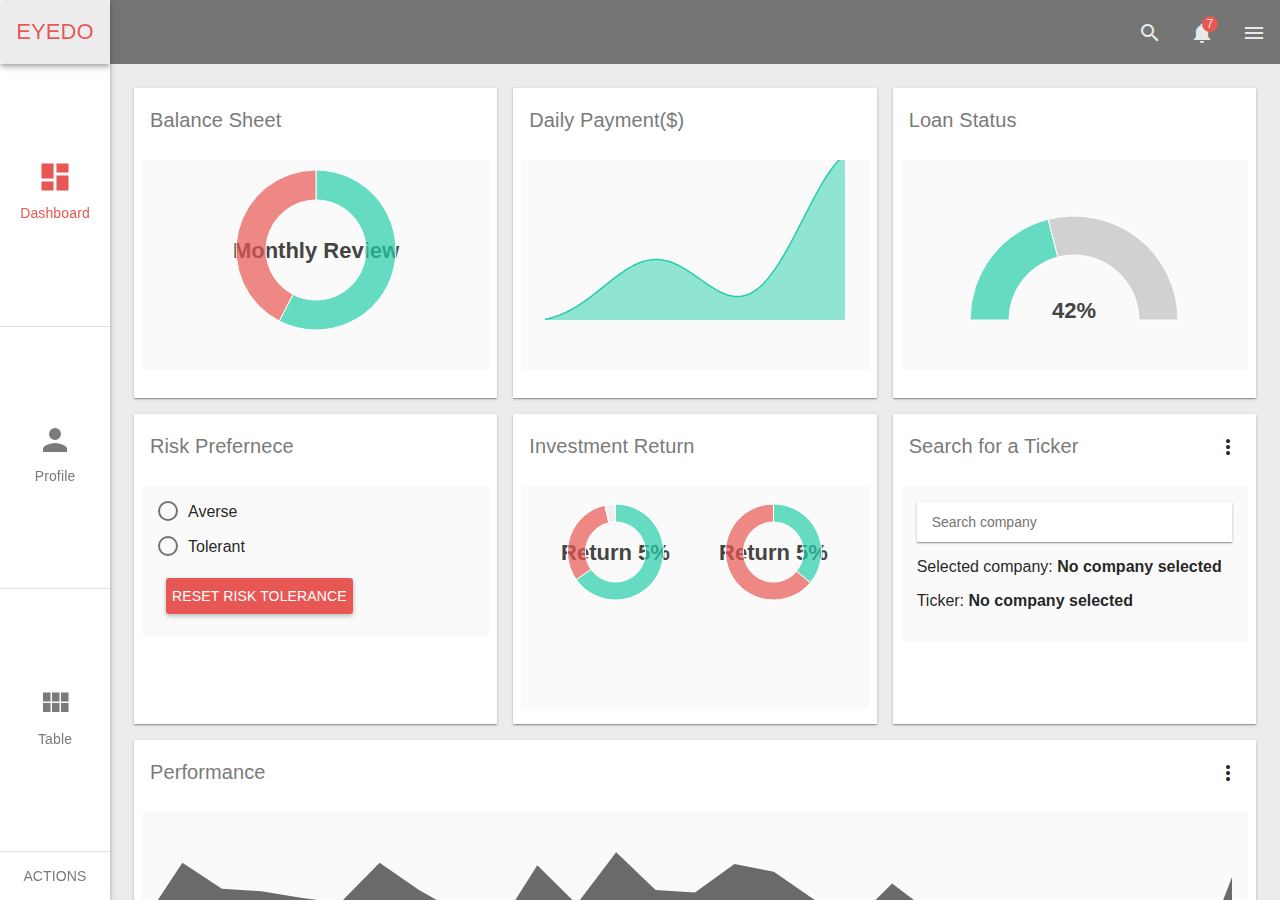
<file: index.html>
<!doctype html><html class="no-js" ng-app="angularMaterialAdmin"><head><meta charset="utf-8"><title>Angular Material Dashboard</title><meta name="description" content="Angular admin dashboard with material design"><meta name="author" content="flatlogic.com"><meta name="viewport" content="width=device-width"><link href="https://fonts.googleapis.com/icon?family=Material+Icons" rel="stylesheet"><link rel="stylesheet" href="styles/vendor-98383942.css"><link rel="stylesheet" href="styles/app-a2c1de5d.css"></head><body><div ui-view="" layout="row" layout-fill=""></div><script src="scripts/vendor-9f501ea7.js"></script><script src="scripts/app-4c3da111.js"></script></body></html>
</file>
<file: styles/vendor-98383942.css>
.nvd3 .nv-axis{pointer-events:none;opacity:1}.nvd3 .nv-axis path{fill:none;stroke:#000;stroke-opacity:.75;shape-rendering:crispEdges}.nvd3 .nv-axis path.domain{stroke-opacity:.75}.nvd3 .nv-axis.nv-x path.domain{stroke-opacity:0}.nvd3 .nv-axis line{fill:none;stroke:#e5e5e5;shape-rendering:crispEdges}.nvd3 .nv-axis .zero line,.nvd3 .nv-axis line.zero{stroke-opacity:.75}.nvd3 .nv-axis .nv-axisMaxMin text{font-weight:700}.nvd3 .x .nv-axis .nv-axisMaxMin text,.nvd3 .x2 .nv-axis .nv-axisMaxMin text,.nvd3 .x3 .nv-axis .nv-axisMaxMin text{text-anchor:middle}.nvd3 .nv-axis.nv-disabled{opacity:0}.nvd3 .nv-bars rect{fill-opacity:.75;transition:fill-opacity 250ms linear}.nvd3 .nv-bars rect.hover{fill-opacity:1}.nvd3 .nv-bars .hover rect{fill:lightblue}.nvd3 .nv-bars text{fill:rgba(0,0,0,0)}.nvd3 .nv-bars .hover text{fill:rgba(0,0,0,1)}.nvd3 .nv-multibar .nv-groups rect,.nvd3 .nv-multibarHorizontal .nv-groups rect,.nvd3 .nv-discretebar .nv-groups rect{stroke-opacity:0;transition:fill-opacity 250ms linear}.nvd3 .nv-multibar .nv-groups rect:hover,.nvd3 .nv-multibarHorizontal .nv-groups rect:hover,.nvd3 .nv-candlestickBar .nv-ticks rect:hover,.nvd3 .nv-discretebar .nv-groups rect:hover{fill-opacity:1}.nvd3 .nv-discretebar .nv-groups text,.nvd3 .nv-multibarHorizontal .nv-groups text{font-weight:700;fill:rgba(0,0,0,1);stroke:rgba(0,0,0,0)}.nvd3 .nv-boxplot circle{fill-opacity:.5}.nvd3 .nv-boxplot circle:hover,.nvd3 .nv-boxplot rect:hover{fill-opacity:1}.nvd3 line.nv-boxplot-median{stroke:#000}.nv-boxplot-tick:hover{stroke-width:2.5px}.nvd3.nv-bullet{font:10px sans-serif}.nvd3.nv-bullet .nv-measure{fill-opacity:.8}.nvd3.nv-bullet .nv-measure:hover{fill-opacity:1}.nvd3.nv-bullet .nv-marker{stroke:#000;stroke-width:2px}.nvd3.nv-bullet .nv-markerTriangle{stroke:#000;fill:#fff;stroke-width:1.5px}.nvd3.nv-bullet .nv-markerLine{stroke:#000;stroke-width:1.5px}.nvd3.nv-bullet .nv-tick line{stroke:#666;stroke-width:.5px}.nvd3.nv-bullet .nv-range.nv-s0{fill:#eee}.nvd3.nv-bullet .nv-range.nv-s1{fill:#ddd}.nvd3.nv-bullet .nv-range.nv-s2{fill:#ccc}.nvd3.nv-bullet .nv-title{font-size:14px;font-weight:700}.nvd3.nv-bullet .nv-subtitle{fill:#999}.nvd3.nv-bullet .nv-range{fill:#bababa;fill-opacity:.4}.nvd3.nv-bullet .nv-range:hover{fill-opacity:.7}.nvd3.nv-candlestickBar .nv-ticks .nv-tick{stroke-width:1px}.nvd3.nv-candlestickBar .nv-ticks .nv-tick.hover{stroke-width:2px}.nvd3.nv-candlestickBar .nv-ticks .nv-tick.positive rect{stroke:#2ca02c;fill:#2ca02c}.nvd3.nv-candlestickBar .nv-ticks .nv-tick.negative rect{stroke:#d62728;fill:#d62728}.with-transitions .nv-candlestickBar .nv-ticks .nv-tick{transition:stroke-width 250ms linear,stroke-opacity 250ms linear}.nvd3.nv-candlestickBar .nv-ticks line{stroke:#333}.nv-force-node{stroke:#fff;stroke-width:1.5px}.nv-force-link{stroke:#999;stroke-opacity:.6}.nv-force-node text{stroke-width:0}.nvd3 .nv-check-box .nv-box{fill-opacity:0;stroke-width:2}.nvd3 .nv-check-box .nv-check{fill-opacity:0;stroke-width:4}.nvd3 .nv-series.nv-disabled .nv-check-box .nv-check{fill-opacity:0;stroke-opacity:0}.nvd3 .nv-controlsWrap .nv-legend .nv-check-box .nv-check{opacity:0}.nvd3.nv-linePlusBar .nv-bar rect{fill-opacity:.75}.nvd3.nv-linePlusBar .nv-bar rect:hover{fill-opacity:1}.nvd3 .nv-groups path.nv-line{fill:none}.nvd3 .nv-groups path.nv-area{stroke:none}.nvd3.nv-line .nvd3.nv-scatter .nv-groups .nv-point{fill-opacity:0;stroke-opacity:0}.nvd3.nv-scatter.nv-single-point .nv-groups .nv-point{fill-opacity:.5!important;stroke-opacity:.5!important}.with-transitions .nvd3 .nv-groups .nv-point{transition:stroke-width 250ms linear,stroke-opacity 250ms linear}.nvd3.nv-scatter .nv-groups .nv-point.hover{stroke-width:7px}.nvd3.nv-scatter .nv-groups .nv-point.hover,.nvd3 .nv-groups .nv-point.hover{fill-opacity:.95!important;stroke-opacity:.95!important}.nvd3 .nv-point-paths path{stroke:#aaa;stroke-opacity:0;fill:#eee;fill-opacity:0}.nvd3 .nv-indexLine{cursor:ew-resize}svg.nvd3-svg{-webkit-user-select:none;-moz-user-select:none;-ms-user-select:none;user-select:none;display:block;width:100%;height:100%}.nvtooltip.with-3d-shadow,.with-3d-shadow .nvtooltip{box-shadow:0 5px 10px rgba(0,0,0,.2);border-radius:5px}.nvd3 text{font:12px Arial,sans-serif}.nvd3 .title{font:700 14px Arial,sans-serif}.nvd3 .nv-background{fill:#fff;fill-opacity:0}.nvd3.nv-noData{font-size:18px;font-weight:700}.nv-brush .extent{fill-opacity:.125;shape-rendering:crispEdges}.nv-brush .resize path{fill:#eee;stroke:#666}.nvd3 .nv-legend .nv-series{cursor:pointer}.nvd3 .nv-legend .nv-disabled circle{fill-opacity:0}.nvd3 .nv-brush .extent{fill-opacity:0!important}.nvd3 .nv-brushBackground rect{stroke:#000;stroke-width:.4;fill:#fff;fill-opacity:.7}@media print{.nvd3 text{stroke-width:0;fill-opacity:1}}.nvd3.nv-ohlcBar .nv-ticks .nv-tick{stroke-width:1px}.nvd3.nv-ohlcBar .nv-ticks .nv-tick.hover{stroke-width:2px}.nvd3.nv-ohlcBar .nv-ticks .nv-tick.positive{stroke:#2ca02c}.nvd3.nv-ohlcBar .nv-ticks .nv-tick.negative{stroke:#d62728}.nvd3 .background path{fill:none;stroke:#EEE;stroke-opacity:.4;shape-rendering:crispEdges}.nvd3 .foreground path{fill:none;stroke-opacity:.7}.nvd3 .nv-parallelCoordinates-brush .extent{fill:#fff;fill-opacity:.6;stroke:gray;shape-rendering:crispEdges}.nvd3 .nv-parallelCoordinates .hover{fill-opacity:1;stroke-width:3px}.nvd3 .missingValuesline line{fill:none;stroke:#000;stroke-width:1;stroke-opacity:1;stroke-dasharray:5,5}.nvd3.nv-pie path{transition:fill-opacity 250ms linear,stroke-width 250ms linear,stroke-opacity 250ms linear}.nvd3.nv-pie .nv-pie-title{font-size:24px;fill:rgba(19,196,249,.59)}.nvd3.nv-pie .nv-slice text{stroke:#000;stroke-width:0}.nvd3.nv-pie path{stroke:#fff;stroke-width:1px;stroke-opacity:1;fill-opacity:.7}.nvd3.nv-pie .hover path{fill-opacity:1}.nvd3.nv-pie .nv-label{pointer-events:none}.nvd3.nv-pie .nv-label rect{fill-opacity:0;stroke-opacity:0}.nvd3 .nv-groups .nv-point.hover{stroke-width:20px}.nvd3 .nv-scatter .nv-point.hover{fill-opacity:1}.nv-noninteractive,.nv-distx,.nv-disty{pointer-events:none}.nvd3.nv-sparkline path{fill:none}.nvd3.nv-sparklineplus g.nv-hoverValue{pointer-events:none}.nvd3.nv-sparklineplus .nv-hoverValue line{stroke:#333;stroke-width:1.5px}.nvd3.nv-sparklineplus,.nvd3.nv-sparklineplus g{pointer-events:all}.nvd3 .nv-hoverArea{fill-opacity:0;stroke-opacity:0}.nvd3.nv-sparklineplus .nv-xValue,.nvd3.nv-sparklineplus .nv-yValue{stroke-width:0;font-size:.9em;font-weight:400}.nvd3.nv-sparklineplus .nv-yValue{stroke:#f66}.nvd3.nv-sparklineplus .nv-maxValue{stroke:#2ca02c;fill:#2ca02c}.nvd3.nv-sparklineplus .nv-minValue{stroke:#d62728;fill:#d62728}.nvd3.nv-sparklineplus .nv-currentValue{font-weight:700;font-size:1.1em}.nvd3.nv-stackedarea path.nv-area{fill-opacity:.7;stroke-opacity:0;transition:fill-opacity 250ms linear,stroke-opacity 250ms linear}.nvd3.nv-stackedarea path.nv-area.hover{fill-opacity:.9}.nvd3.nv-stackedarea .nv-groups .nv-point{stroke-opacity:0;fill-opacity:0}.nvtooltip{position:absolute;background-color:rgba(255,255,255,1);color:rgba(0,0,0,1);padding:1px;z-index:10000;display:block;font-family:Arial,sans-serif;font-size:13px;text-align:left;pointer-events:none;white-space:nowrap;-webkit-user-select:none;-moz-user-select:none;-ms-user-select:none;user-select:none;background:rgba(255,255,255,.8);border:1px solid rgba(0,0,0,.5);border-radius:4px}.nvtooltip.with-transitions,.with-transitions .nvtooltip{transition:opacity 50ms linear;transition-delay:200ms}.nvtooltip.x-nvtooltip,.nvtooltip.y-nvtooltip{padding:8px}.nvtooltip h3{margin:0;padding:4px 14px;line-height:18px;font-weight:400;background-color:rgba(247,247,247,.75);color:rgba(0,0,0,1);text-align:center;border-bottom:1px solid #ebebeb;border-radius:5px 5px 0 0}.nvtooltip p{margin:0;padding:5px 14px;text-align:center}.nvtooltip span{display:inline-block;margin:2px 0}.nvtooltip table{margin:6px;border-spacing:0}.nvtooltip table td{padding:2px 9px 2px 0;vertical-align:middle}.nvtooltip table td.key{font-weight:400}.nvtooltip table td.key.total{font-weight:700}.nvtooltip table td.value{text-align:right;font-weight:700}.nvtooltip table td.percent{color:darkgray}.nvtooltip table tr.highlight td{padding:1px 9px 1px 0;border-bottom-style:solid;border-bottom-width:1px;border-top-style:solid;border-top-width:1px}.nvtooltip table td.legend-color-guide div{vertical-align:middle;width:12px;height:12px;border:1px solid #999}.nvtooltip .footer{padding:3px;text-align:center}.nvtooltip-pending-removal{pointer-events:none;display:none}.nvd3 .nv-interactiveGuideLine{pointer-events:none}.nvd3 line.nv-guideline{stroke:#ccc}html,body{height:100%;position:relative}body{margin:0;padding:0}[tabindex='-1']:focus{outline:none}.inset{padding:10px}a.md-no-style,button.md-no-style{font-weight:400;background-color:inherit;text-align:left;border:none;padding:0;margin:0}select,button,input{vertical-align:baseline}input[type="reset"],input[type="submit"],html input[type="button"],button{cursor:pointer;-webkit-appearance:button}input[type="reset"][disabled],input[type="submit"][disabled],html input[type="button"][disabled],button[disabled]{cursor:default}textarea{vertical-align:top;overflow:auto}input[type="search"]{-webkit-appearance:textfield;box-sizing:content-box;-webkit-box-sizing:content-box}input[type="search"]::-webkit-search-decoration,input[type="search"]::-webkit-search-cancel-button{-webkit-appearance:none}input:-webkit-autofill{text-shadow:none}.md-visually-hidden{border:0;clip:rect(0 0 0 0);height:1px;margin:-1px;overflow:hidden;padding:0;position:absolute;text-transform:none;width:1px}.md-shadow{position:absolute;top:0;left:0;bottom:0;right:0;border-radius:inherit;pointer-events:none}.md-shadow-bottom-z-1{box-shadow:0 2px 5px 0 rgba(0,0,0,.26)}.md-shadow-bottom-z-2{box-shadow:0 4px 8px 0 rgba(0,0,0,.4)}.md-shadow-animated.md-shadow{-webkit-transition:box-shadow .28s cubic-bezier(.4,0,.2,1);transition:box-shadow .28s cubic-bezier(.4,0,.2,1)}.md-ripple-container{pointer-events:none;position:absolute;overflow:hidden;left:0;top:0;width:100%;height:100%;-webkit-transition:all .55s cubic-bezier(.25,.8,.25,1);transition:all .55s cubic-bezier(.25,.8,.25,1)}.md-ripple{position:absolute;-webkit-transform:translate(-50%,-50%) scale(0);transform:translate(-50%,-50%) scale(0);-webkit-transform-origin:50% 50%;transform-origin:50% 50%;opacity:0;border-radius:50%}.md-ripple.md-ripple-placed{-webkit-transition:margin .9s cubic-bezier(.25,.8,.25,1),border .9s cubic-bezier(.25,.8,.25,1),width .9s cubic-bezier(.25,.8,.25,1),height .9s cubic-bezier(.25,.8,.25,1),opacity .9s cubic-bezier(.25,.8,.25,1),-webkit-transform .9s cubic-bezier(.25,.8,.25,1);transition:margin .9s cubic-bezier(.25,.8,.25,1),border .9s cubic-bezier(.25,.8,.25,1),width .9s cubic-bezier(.25,.8,.25,1),height .9s cubic-bezier(.25,.8,.25,1),opacity .9s cubic-bezier(.25,.8,.25,1),transform .9s cubic-bezier(.25,.8,.25,1);transition:margin .9s cubic-bezier(.25,.8,.25,1),border .9s cubic-bezier(.25,.8,.25,1),width .9s cubic-bezier(.25,.8,.25,1),height .9s cubic-bezier(.25,.8,.25,1),opacity .9s cubic-bezier(.25,.8,.25,1),transform .9s cubic-bezier(.25,.8,.25,1),-webkit-transform .9s cubic-bezier(.25,.8,.25,1)}.md-ripple.md-ripple-scaled{-webkit-transform:translate(-50%,-50%) scale(1);transform:translate(-50%,-50%) scale(1)}.md-ripple.md-ripple-active,.md-ripple.md-ripple-full,.md-ripple.md-ripple-visible{opacity:.2}.md-ripple.md-ripple-remove{-webkit-animation:md-remove-ripple .9s cubic-bezier(.25,.8,.25,1);animation:md-remove-ripple .9s cubic-bezier(.25,.8,.25,1)}@-webkit-keyframes md-remove-ripple{0%{opacity:.15}100%{opacity:0}}@keyframes md-remove-ripple{0%{opacity:.15}100%{opacity:0}}.md-padding{padding:8px}.md-margin{margin:8px}.md-scroll-mask{position:absolute;background-color:transparent;top:0;right:0;bottom:0;left:0;z-index:50}.md-scroll-mask>.md-scroll-mask-bar{display:block;position:absolute;background-color:#fafafa;right:0;top:0;bottom:0;z-index:65;box-shadow:inset 0 0 1px rgba(0,0,0,.3)}.md-no-momentum{-webkit-overflow-scrolling:auto}.md-no-flicker{-webkit-filter:blur(0)}@media (min-width:960px){.md-padding{padding:16px}}html[dir=rtl],html[dir=ltr],body[dir=rtl],body[dir=ltr]{unicode-bidi:embed}bdo[dir=rtl]{direction:rtl;unicode-bidi:bidi-override}bdo[dir=ltr]{direction:ltr;unicode-bidi:bidi-override}html,body{-webkit-tap-highlight-color:transparent;-webkit-touch-callout:none;min-height:100%;-webkit-text-size-adjust:100%;-ms-text-size-adjust:100%;-webkit-font-smoothing:antialiased;-moz-osx-font-smoothing:grayscale}.md-display-4{font-size:112px;font-weight:300;letter-spacing:-.01em;line-height:112px}.md-display-3{font-size:56px;font-weight:400;letter-spacing:-.005em;line-height:56px}.md-display-2{font-size:45px;font-weight:400;line-height:64px}.md-display-1{font-size:34px;font-weight:400;line-height:40px}.md-headline{font-size:24px;font-weight:400;line-height:32px}.md-title{font-size:20px;font-weight:500;letter-spacing:.005em}.md-subhead{font-size:16px;font-weight:400;letter-spacing:.01em;line-height:24px}.md-body-1{font-weight:400;line-height:20px}.md-body-1,.md-body-2{font-size:14px;letter-spacing:.01em}.md-body-2{font-weight:500;line-height:24px}.md-caption{font-size:12px;letter-spacing:.02em}.md-button{letter-spacing:.01em}button,select,html,textarea,input{font-family:Roboto,"Helvetica Neue",sans-serif}select,button,textarea,input{font-size:100%}@-webkit-keyframes md-autocomplete-list-out{0%{-webkit-animation-timing-function:linear;animation-timing-function:linear}50%{opacity:0;height:40px;-webkit-animation-timing-function:ease-in;animation-timing-function:ease-in}100%{height:0;opacity:0}}@keyframes md-autocomplete-list-out{0%{-webkit-animation-timing-function:linear;animation-timing-function:linear}50%{opacity:0;height:40px;-webkit-animation-timing-function:ease-in;animation-timing-function:ease-in}100%{height:0;opacity:0}}@-webkit-keyframes md-autocomplete-list-in{0%{opacity:0;height:0;-webkit-animation-timing-function:ease-out;animation-timing-function:ease-out}50%{opacity:0;height:40px}100%{opacity:1;height:40px}}@keyframes md-autocomplete-list-in{0%{opacity:0;height:0;-webkit-animation-timing-function:ease-out;animation-timing-function:ease-out}50%{opacity:0;height:40px}100%{opacity:1;height:40px}}md-autocomplete{border-radius:2px;display:block;height:40px;position:relative;overflow:visible;min-width:190px}md-autocomplete[disabled] input{cursor:default}md-autocomplete[md-floating-label]{border-radius:0;background:0 0;height:auto}md-autocomplete[md-floating-label] md-input-container{padding-bottom:0}md-autocomplete[md-floating-label] md-autocomplete-wrap{height:auto}md-autocomplete[md-floating-label] button{position:absolute;top:auto;bottom:0;right:0;width:30px;height:30px}md-autocomplete md-autocomplete-wrap{display:-webkit-box;display:-webkit-flex;display:flex;-webkit-box-orient:horizontal;-webkit-box-direction:normal;-webkit-flex-direction:row;flex-direction:row;box-sizing:border-box;position:relative;overflow:visible;height:40px}md-autocomplete md-autocomplete-wrap.md-menu-showing{z-index:51}md-autocomplete md-autocomplete-wrap md-input-container,md-autocomplete md-autocomplete-wrap input{-webkit-box-flex:1;-webkit-flex:1 1 0%;flex:1 1 0%;box-sizing:border-box;min-width:0}md-autocomplete md-autocomplete-wrap md-progress-linear{position:absolute;bottom:-2px;left:0}md-autocomplete md-autocomplete-wrap md-progress-linear.md-inline{bottom:40px;right:2px;left:2px;width:auto}md-autocomplete md-autocomplete-wrap md-progress-linear .md-mode-indeterminate{position:absolute;top:0;left:0;width:100%;height:3px;-webkit-transition:none;transition:none}md-autocomplete md-autocomplete-wrap md-progress-linear .md-mode-indeterminate .md-container{-webkit-transition:none;transition:none;height:3px}md-autocomplete md-autocomplete-wrap md-progress-linear .md-mode-indeterminate.ng-enter{-webkit-transition:opacity .15s linear;transition:opacity .15s linear}md-autocomplete md-autocomplete-wrap md-progress-linear .md-mode-indeterminate.ng-enter.ng-enter-active{opacity:1}md-autocomplete md-autocomplete-wrap md-progress-linear .md-mode-indeterminate.ng-leave{-webkit-transition:opacity .15s linear;transition:opacity .15s linear}md-autocomplete md-autocomplete-wrap md-progress-linear .md-mode-indeterminate.ng-leave.ng-leave-active{opacity:0}md-autocomplete input:not(.md-input){font-size:14px;box-sizing:border-box;border:none;box-shadow:none;outline:none;background:0 0;width:100%;padding:0 15px;line-height:40px;height:40px}md-autocomplete input:not(.md-input)::-ms-clear{display:none}md-autocomplete button{position:relative;line-height:20px;text-align:center;width:30px;height:30px;cursor:pointer;border:none;border-radius:50%;padding:0;font-size:12px;background:0 0;margin:auto 5px}md-autocomplete button:after{content:'';position:absolute;top:-6px;right:-6px;bottom:-6px;left:-6px;border-radius:50%;-webkit-transform:scale(0);transform:scale(0);opacity:0;-webkit-transition:all .4s cubic-bezier(.25,.8,.25,1);transition:all .4s cubic-bezier(.25,.8,.25,1)}md-autocomplete button:focus{outline:none}md-autocomplete button:focus:after{-webkit-transform:scale(1);transform:scale(1);opacity:1}md-autocomplete button md-icon{position:absolute;top:50%;left:50%;-webkit-transform:translate3d(-50%,-50%,0) scale(.9);transform:translate3d(-50%,-50%,0) scale(.9)}md-autocomplete button md-icon path{stroke-width:0}md-autocomplete button.ng-enter{-webkit-transform:scale(0);transform:scale(0);-webkit-transition:-webkit-transform .15s ease-out;transition:transform .15s ease-out;transition:transform .15s ease-out,-webkit-transform .15s ease-out}md-autocomplete button.ng-enter.ng-enter-active{-webkit-transform:scale(1);transform:scale(1)}md-autocomplete button.ng-leave{-webkit-transition:-webkit-transform .15s ease-out;transition:transform .15s ease-out;transition:transform .15s ease-out,-webkit-transform .15s ease-out}md-autocomplete button.ng-leave.ng-leave-active{-webkit-transform:scale(0);transform:scale(0)}@media screen and (-ms-high-contrast:active){md-autocomplete input{border:1px solid #fff}md-autocomplete li:focus{color:#fff}}.md-virtual-repeat-container.md-autocomplete-suggestions-container{position:absolute;box-shadow:0 2px 5px rgba(0,0,0,.25);height:225.5px;max-height:225.5px;z-index:100}.md-virtual-repeat-container.md-not-found{height:48px}.md-autocomplete-suggestions{margin:0;list-style:none;padding:0}.md-autocomplete-suggestions li{font-size:14px;overflow:hidden;padding:0 15px;line-height:48px;height:48px;-webkit-transition:background .15s linear;transition:background .15s linear;margin:0;white-space:nowrap;text-overflow:ellipsis}.md-autocomplete-suggestions li:focus{outline:none}.md-autocomplete-suggestions li:not(.md-not-found-wrapper){cursor:pointer}@media screen and (-ms-high-contrast:active){md-autocomplete,.md-autocomplete-suggestions{border:1px solid #fff}}md-backdrop{-webkit-transition:opacity 450ms;transition:opacity 450ms;position:absolute;top:0;bottom:0;left:0;right:0;z-index:50}md-backdrop.md-menu-backdrop{position:fixed!important;z-index:99}md-backdrop.md-select-backdrop{z-index:81;-webkit-transition-duration:0;transition-duration:0}md-backdrop.md-dialog-backdrop{z-index:79}md-backdrop.md-bottom-sheet-backdrop{z-index:69}md-backdrop.md-sidenav-backdrop{z-index:59}md-backdrop.md-click-catcher{position:absolute}md-backdrop.md-opaque{opacity:.48}md-backdrop.md-opaque.ng-enter{opacity:0}md-backdrop.md-opaque.ng-enter.md-opaque.ng-enter-active{opacity:.48}md-backdrop.md-opaque.ng-leave{opacity:.48;-webkit-transition:opacity 400ms;transition:opacity 400ms}md-backdrop.md-opaque.ng-leave.md-opaque.ng-leave-active{opacity:0}md-bottom-sheet{position:absolute;left:0;right:0;bottom:0;padding:8px 16px 88px;z-index:70;border-top-width:1px;border-top-style:solid;-webkit-transform:translate3d(0,80px,0);transform:translate3d(0,80px,0);-webkit-transition:all .4s cubic-bezier(.25,.8,.25,1);transition:all .4s cubic-bezier(.25,.8,.25,1);-webkit-transition-property:-webkit-transform;transition-property:transform;transition-property:transform,-webkit-transform}md-bottom-sheet.md-has-header{padding-top:0}md-bottom-sheet.ng-enter{opacity:0;-webkit-transform:translate3d(0,100%,0);transform:translate3d(0,100%,0)}md-bottom-sheet.ng-enter-active{opacity:1;display:block;-webkit-transform:translate3d(0,80px,0)!important;transform:translate3d(0,80px,0)!important}md-bottom-sheet.ng-leave-active{-webkit-transform:translate3d(0,100%,0)!important;transform:translate3d(0,100%,0)!important;-webkit-transition:all .3s cubic-bezier(.55,0,.55,.2);transition:all .3s cubic-bezier(.55,0,.55,.2)}md-bottom-sheet .md-subheader{background-color:transparent;font-family:Roboto,"Helvetica Neue",sans-serif;line-height:56px;padding:0;white-space:nowrap}md-bottom-sheet md-inline-icon{display:inline-block;height:24px;width:24px;fill:#444}md-bottom-sheet md-list-item{display:-webkit-box;display:-webkit-flex;display:flex;outline:none}md-bottom-sheet md-list-item:hover{cursor:pointer}md-bottom-sheet.md-list md-list-item{padding:0;-webkit-box-align:center;-webkit-align-items:center;-ms-grid-row-align:center;align-items:center;height:48px}md-bottom-sheet.md-grid{padding-left:24px;padding-right:24px;padding-top:0}md-bottom-sheet.md-grid md-list{display:-webkit-box;display:-webkit-flex;display:flex;-webkit-box-orient:horizontal;-webkit-flex-direction:row;flex-direction:row;-webkit-flex-wrap:wrap;flex-wrap:wrap}md-bottom-sheet.md-grid md-list,md-bottom-sheet.md-grid md-list-item{-webkit-box-direction:normal;-webkit-box-align:center;-webkit-align-items:center;align-items:center;-webkit-transition:all .5s;transition:all .5s}md-bottom-sheet.md-grid md-list-item{-webkit-box-orient:vertical;-webkit-flex-direction:column;flex-direction:column;-ms-grid-row-align:center;height:96px;margin-top:8px;margin-bottom:8px}@media (max-width:960px){md-bottom-sheet.md-grid md-list-item{-webkit-box-flex:1;-webkit-flex:1 1 33.33333%;flex:1 1 33.33333%;max-width:33.33333%}md-bottom-sheet.md-grid md-list-item:nth-of-type(3n+1){-webkit-box-align:start;-webkit-align-items:flex-start;-ms-grid-row-align:flex-start;align-items:flex-start}md-bottom-sheet.md-grid md-list-item:nth-of-type(3n){-webkit-box-align:end;-webkit-align-items:flex-end;-ms-grid-row-align:flex-end;align-items:flex-end}}@media (min-width:960px) and (max-width:1279px){md-bottom-sheet.md-grid md-list-item{-webkit-box-flex:1;-webkit-flex:1 1 25%;flex:1 1 25%;max-width:25%}}@media (min-width:1280px) and (max-width:1919px){md-bottom-sheet.md-grid md-list-item{-webkit-box-flex:1;-webkit-flex:1 1 16.66667%;flex:1 1 16.66667%;max-width:16.66667%}}@media (min-width:1920px){md-bottom-sheet.md-grid md-list-item{-webkit-box-flex:1;-webkit-flex:1 1 14.28571%;flex:1 1 14.28571%;max-width:14.28571%}}md-bottom-sheet.md-grid md-list-item::before{display:none}md-bottom-sheet.md-grid md-list-item .md-list-item-content{width:48px;padding-bottom:16px}md-bottom-sheet.md-grid md-list-item .md-list-item-content,md-bottom-sheet.md-grid md-list-item .md-grid-item-content{display:-webkit-box;display:-webkit-flex;display:flex;-webkit-box-orient:vertical;-webkit-box-direction:normal;-webkit-flex-direction:column;flex-direction:column;-webkit-box-align:center;-webkit-align-items:center;align-items:center}md-bottom-sheet.md-grid md-list-item .md-grid-item-content{border:1px solid transparent;width:80px}md-bottom-sheet.md-grid md-list-item .md-grid-text{font-weight:400;line-height:16px;font-size:13px;margin:0;white-space:nowrap;width:64px;text-align:center;text-transform:none;padding-top:8px}@media screen and (-ms-high-contrast:active){md-bottom-sheet{border:1px solid #fff}}button.md-button::-moz-focus-inner{border:0}.md-button{display:inline-block;position:relative;cursor:pointer;min-height:36px;min-width:88px;line-height:36px;vertical-align:middle;-webkit-box-align:center;-webkit-align-items:center;-ms-grid-row-align:center;align-items:center;text-align:center;border-radius:3px;box-sizing:border-box;-webkit-user-select:none;-moz-user-select:none;-ms-user-select:none;user-select:none;outline:none;border:0;padding:0 6px;margin:6px 8px;background:0 0;color:currentColor;white-space:nowrap;text-transform:uppercase;font-weight:500;font-size:14px;font-style:inherit;font-variant:inherit;font-family:inherit;text-decoration:none;overflow:hidden;-webkit-transition:box-shadow .4s cubic-bezier(.25,.8,.25,1),background-color .4s cubic-bezier(.25,.8,.25,1);transition:box-shadow .4s cubic-bezier(.25,.8,.25,1),background-color .4s cubic-bezier(.25,.8,.25,1)}.md-button:focus{outline:none}.md-button:hover,.md-button:focus{text-decoration:none}.md-button.ng-hide,.md-button.ng-leave{-webkit-transition:none;transition:none}.md-button.md-cornered{border-radius:0}.md-button.md-icon{padding:0;background:0 0}.md-button.md-raised:not([disabled]){box-shadow:0 2px 5px 0 rgba(0,0,0,.26)}.md-button.md-icon-button{margin:0 6px;height:40px;min-width:0;line-height:24px;padding:8px;width:40px;border-radius:50%}.md-button.md-icon-button .md-ripple-container{border-radius:50%;background-clip:padding-box;overflow:hidden;-webkit-mask-image:url("[data-uri]")}.md-button.md-fab{z-index:20;line-height:56px;min-width:0;width:56px;height:56px;vertical-align:middle;box-shadow:0 2px 5px 0 rgba(0,0,0,.26);border-radius:50%;background-clip:padding-box;overflow:hidden;-webkit-transition:all .3s cubic-bezier(.55,0,.55,.2);transition:all .3s cubic-bezier(.55,0,.55,.2);-webkit-transition-property:background-color,box-shadow,-webkit-transform;transition-property:background-color,box-shadow,transform;transition-property:background-color,box-shadow,transform,-webkit-transform}.md-button.md-fab.md-fab-bottom-right{top:auto;right:20px;bottom:20px;left:auto;position:absolute}.md-button.md-fab.md-fab-bottom-left{top:auto;right:auto;bottom:20px;left:20px;position:absolute}.md-button.md-fab.md-fab-top-right{top:20px;right:20px;bottom:auto;left:auto;position:absolute}.md-button.md-fab.md-fab-top-left{top:20px;right:auto;bottom:auto;left:20px;position:absolute}.md-button.md-fab .md-ripple-container{border-radius:50%;background-clip:padding-box;overflow:hidden;-webkit-mask-image:url("[data-uri]")}.md-button.md-fab.md-mini{line-height:40px;width:40px;height:40px}.md-button.md-fab.ng-hide,.md-button.md-fab.ng-leave{-webkit-transition:none;transition:none}.md-button:not([disabled]).md-raised.md-focused,.md-button:not([disabled]).md-fab.md-focused{box-shadow:0 2px 5px 0 rgba(0,0,0,.26)}.md-button:not([disabled]).md-raised:active,.md-button:not([disabled]).md-fab:active{box-shadow:0 4px 8px 0 rgba(0,0,0,.4)}.md-button .md-ripple-container{border-radius:3px;background-clip:padding-box;overflow:hidden;-webkit-mask-image:url("[data-uri]")}.md-button.md-icon-button md-icon,button.md-button.md-fab md-icon{display:block}.md-toast-open-top .md-button.md-fab-top-left,.md-toast-open-top .md-button.md-fab-top-right{-webkit-transition:all .4s cubic-bezier(.25,.8,.25,1);transition:all .4s cubic-bezier(.25,.8,.25,1);-webkit-transform:translate3d(0,42px,0);transform:translate3d(0,42px,0)}.md-toast-open-top .md-button.md-fab-top-left:not([disabled]).md-focused,.md-toast-open-top .md-button.md-fab-top-left:not([disabled]):hover,.md-toast-open-top .md-button.md-fab-top-right:not([disabled]).md-focused,.md-toast-open-top .md-button.md-fab-top-right:not([disabled]):hover{-webkit-transform:translate3d(0,41px,0);transform:translate3d(0,41px,0)}.md-toast-open-bottom .md-button.md-fab-bottom-left,.md-toast-open-bottom .md-button.md-fab-bottom-right{-webkit-transition:all .4s cubic-bezier(.25,.8,.25,1);transition:all .4s cubic-bezier(.25,.8,.25,1);-webkit-transform:translate3d(0,-42px,0);transform:translate3d(0,-42px,0)}.md-toast-open-bottom .md-button.md-fab-bottom-left:not([disabled]).md-focused,.md-toast-open-bottom .md-button.md-fab-bottom-left:not([disabled]):hover,.md-toast-open-bottom .md-button.md-fab-bottom-right:not([disabled]).md-focused,.md-toast-open-bottom .md-button.md-fab-bottom-right:not([disabled]):hover{-webkit-transform:translate3d(0,-43px,0);transform:translate3d(0,-43px,0)}.md-button-group{display:-webkit-box;display:-webkit-flex;display:flex;-webkit-box-flex:1;-webkit-flex:1;flex:1;width:100%}.md-button-group>.md-button{-webkit-box-flex:1;-webkit-flex:1;flex:1;display:block;overflow:hidden;width:0;border-width:1px 0 1px 1px;border-radius:0;text-align:center;text-overflow:ellipsis;white-space:nowrap}.md-button-group>.md-button:first-child{border-radius:2px 0 0 2px}.md-button-group>.md-button:last-child{border-right-width:1px;border-radius:0 2px 2px 0}@media screen and (-ms-high-contrast:active){.md-button.md-raised,.md-button.md-fab{border:1px solid #fff}}md-card{box-sizing:border-box;-webkit-box-orient:vertical;-webkit-flex-direction:column;flex-direction:column;margin:8px;box-shadow:0 1px 3px 0 rgba(0,0,0,.2),0 1px 1px 0 rgba(0,0,0,.14),0 2px 1px -1px rgba(0,0,0,.12)}md-card,md-card md-card-header{display:-webkit-box;display:-webkit-flex;display:flex;-webkit-box-direction:normal}md-card md-card-header{padding:16px;-webkit-box-orient:horizontal;-webkit-flex-direction:row;flex-direction:row}md-card md-card-header:first-child md-card-avatar{margin-right:12px}[dir=rtl] md-card md-card-header:first-child md-card-avatar{margin-right:auto;margin-left:12px}md-card md-card-header:last-child md-card-avatar{margin-left:12px}[dir=rtl] md-card md-card-header:last-child md-card-avatar{margin-left:auto;margin-right:12px}md-card md-card-header md-card-avatar{width:40px;height:40px}md-card md-card-header md-card-avatar .md-user-avatar{border-radius:50%}md-card md-card-header md-card-avatar md-icon{border-radius:50%;padding:8px}md-card md-card-header md-card-avatar+md-card-header-text{max-height:40px}md-card md-card-header md-card-avatar+md-card-header-text .md-title{font-size:14px}md-card md-card-header md-card-header-text{display:-webkit-box;display:-webkit-flex;display:flex;-webkit-box-flex:1;-webkit-flex:1;flex:1;-webkit-box-orient:vertical;-webkit-box-direction:normal;-webkit-flex-direction:column;flex-direction:column}md-card md-card-header md-card-header-text .md-subhead{font-size:14px}md-card>img,md-card>md-card-header img,md-card md-card-title-media img{box-sizing:border-box;display:-webkit-box;display:-webkit-flex;display:flex;-webkit-box-flex:0;-webkit-flex:0 0 auto;flex:0 0 auto;width:100%;height:auto}md-card md-card-title{padding:24px 16px 16px;display:-webkit-box;display:-webkit-flex;display:flex;-webkit-box-flex:1;-webkit-flex:1 1 auto;flex:1 1 auto;-webkit-box-orient:horizontal;-webkit-box-direction:normal;-webkit-flex-direction:row;flex-direction:row}md-card md-card-title+md-card-content{padding-top:0}md-card md-card-title md-card-title-text{-webkit-box-flex:1;-webkit-flex:1;flex:1;-webkit-box-orient:vertical;-webkit-box-direction:normal;-webkit-flex-direction:column;flex-direction:column;display:-webkit-box;display:-webkit-flex;display:flex}md-card md-card-title md-card-title-text .md-subhead{padding-top:0;font-size:14px}md-card md-card-title md-card-title-text:only-child .md-subhead{padding-top:12px}md-card md-card-title md-card-title-media{margin-top:-8px}md-card md-card-title md-card-title-media .md-media-sm{height:80px;width:80px}md-card md-card-title md-card-title-media .md-media-md{height:112px;width:112px}md-card md-card-title md-card-title-media .md-media-lg{height:152px;width:152px}md-card md-card-content{display:block;padding:16px}md-card md-card-content>p:first-child{margin-top:0}md-card md-card-content>p:last-child{margin-bottom:0}md-card md-card-content .md-media-xl{height:240px;width:240px}md-card .md-actions,md-card md-card-actions{margin:8px}md-card .md-actions.layout-column .md-button:not(.md-icon-button),md-card md-card-actions.layout-column .md-button:not(.md-icon-button){margin:2px 0}md-card .md-actions.layout-column .md-button:not(.md-icon-button):first-of-type,md-card md-card-actions.layout-column .md-button:not(.md-icon-button):first-of-type{margin-top:0}md-card .md-actions.layout-column .md-button:not(.md-icon-button):last-of-type,md-card md-card-actions.layout-column .md-button:not(.md-icon-button):last-of-type{margin-bottom:0}md-card .md-actions.layout-column .md-button.md-icon-button,md-card md-card-actions.layout-column .md-button.md-icon-button{margin-top:6px;margin-bottom:6px}md-card .md-actions md-card-icon-actions,md-card md-card-actions md-card-icon-actions{-webkit-box-flex:1;-webkit-flex:1;flex:1;-webkit-box-pack:start;-webkit-justify-content:flex-start;justify-content:flex-start;display:-webkit-box;display:-webkit-flex;display:flex;-webkit-box-orient:horizontal;-webkit-box-direction:normal;-webkit-flex-direction:row;flex-direction:row}md-card .md-actions:not(.layout-column) .md-button:not(.md-icon-button),md-card md-card-actions:not(.layout-column) .md-button:not(.md-icon-button){margin:0 4px}md-card .md-actions:not(.layout-column) .md-button:not(.md-icon-button):first-of-type,md-card md-card-actions:not(.layout-column) .md-button:not(.md-icon-button):first-of-type{margin-left:0}[dir=rtl] md-card .md-actions:not(.layout-column) .md-button:not(.md-icon-button):first-of-type,[dir=rtl] md-card md-card-actions:not(.layout-column) .md-button:not(.md-icon-button):first-of-type{margin-left:auto;margin-right:0}md-card .md-actions:not(.layout-column) .md-button:not(.md-icon-button):last-of-type,md-card md-card-actions:not(.layout-column) .md-button:not(.md-icon-button):last-of-type{margin-right:0}[dir=rtl] md-card .md-actions:not(.layout-column) .md-button:not(.md-icon-button):last-of-type,[dir=rtl] md-card md-card-actions:not(.layout-column) .md-button:not(.md-icon-button):last-of-type{margin-right:auto;margin-left:0}md-card .md-actions:not(.layout-column) .md-button.md-icon-button,md-card md-card-actions:not(.layout-column) .md-button.md-icon-button{margin-left:6px;margin-right:6px}md-card .md-actions:not(.layout-column) .md-button.md-icon-button:first-of-type,md-card md-card-actions:not(.layout-column) .md-button.md-icon-button:first-of-type{margin-left:12px}[dir=rtl] md-card .md-actions:not(.layout-column) .md-button.md-icon-button:first-of-type,[dir=rtl] md-card md-card-actions:not(.layout-column) .md-button.md-icon-button:first-of-type{margin-left:auto;margin-right:12px}md-card .md-actions:not(.layout-column) .md-button.md-icon-button:last-of-type,md-card md-card-actions:not(.layout-column) .md-button.md-icon-button:last-of-type{margin-right:12px}[dir=rtl] md-card .md-actions:not(.layout-column) .md-button.md-icon-button:last-of-type,[dir=rtl] md-card md-card-actions:not(.layout-column) .md-button.md-icon-button:last-of-type{margin-right:auto;margin-left:12px}md-card .md-actions:not(.layout-column) .md-button+md-card-icon-actions,md-card md-card-actions:not(.layout-column) .md-button+md-card-icon-actions{-webkit-box-flex:1;-webkit-flex:1;flex:1;-webkit-box-pack:end;-webkit-justify-content:flex-end;justify-content:flex-end;display:-webkit-box;display:-webkit-flex;display:flex;-webkit-box-orient:horizontal;-webkit-box-direction:normal;-webkit-flex-direction:row;flex-direction:row}md-card md-card-footer{margin-top:auto;padding:16px}@media screen and (-ms-high-contrast:active){md-card{border:1px solid #fff}}.md-image-no-fill>img{width:auto;height:auto}.md-contact-chips .md-chips md-chip{padding:0 25px 0 0}[dir=rtl] .md-contact-chips .md-chips md-chip{padding:0 0 0 25px}.md-contact-chips .md-chips md-chip .md-contact-avatar{float:left}[dir=rtl] .md-contact-chips .md-chips md-chip .md-contact-avatar{float:right}.md-contact-chips .md-chips md-chip .md-contact-avatar img{height:32px;border-radius:16px}.md-contact-chips .md-chips md-chip .md-contact-name{display:inline-block;height:32px;margin-left:8px}[dir=rtl] .md-contact-chips .md-chips md-chip .md-contact-name{margin-left:auto;margin-right:8px}.md-contact-suggestion{height:56px}.md-contact-suggestion img{height:40px;border-radius:20px;margin-top:8px}.md-contact-suggestion .md-contact-name{margin-left:8px;width:120px}[dir=rtl] .md-contact-suggestion .md-contact-name{margin-left:auto;margin-right:8px}.md-contact-suggestion .md-contact-name,.md-contact-suggestion .md-contact-email{display:inline-block;overflow:hidden;text-overflow:ellipsis}.md-contact-chips-suggestions li{height:100%}.md-chips{display:block;font-family:Roboto,"Helvetica Neue",sans-serif;font-size:16px;padding:0 0 8px 3px;vertical-align:middle}.md-chips:after{content:'';display:table;clear:both}[dir=rtl] .md-chips{padding:0 3px 8px 0}.md-chips.md-readonly .md-chip-input-container{min-height:32px}.md-chips:not(.md-readonly){cursor:text}.md-chips.md-removable md-chip{padding-right:22px}[dir=rtl] .md-chips.md-removable md-chip{padding-right:0;padding-left:22px}.md-chips.md-removable md-chip .md-chip-content{padding-right:4px}[dir=rtl] .md-chips.md-removable md-chip .md-chip-content{padding-right:0;padding-left:4px}.md-chips md-chip{cursor:default;border-radius:16px;display:block;height:32px;line-height:32px;margin:8px 8px 0 0;padding:0 12px;float:left;box-sizing:border-box;max-width:100%;position:relative}[dir=rtl] .md-chips md-chip{margin:8px 0 0 8px;float:right}.md-chips md-chip .md-chip-content{display:block;float:left;white-space:nowrap;max-width:100%;overflow:hidden;text-overflow:ellipsis}[dir=rtl] .md-chips md-chip .md-chip-content{float:right}.md-chips md-chip .md-chip-content:focus{outline:none}.md-chips md-chip._md-chip-content-edit-is-enabled{-webkit-user-select:none;-moz-user-select:none;-khtml-user-select:none;-ms-user-select:none}.md-chips md-chip .md-chip-remove-container{position:absolute;right:0;line-height:22px}[dir=rtl] .md-chips md-chip .md-chip-remove-container{right:auto;left:0}.md-chips md-chip .md-chip-remove{text-align:center;width:32px;height:32px;min-width:0;padding:0;background:0 0;border:none;box-shadow:none;margin:0;position:relative}.md-chips md-chip .md-chip-remove md-icon{height:18px;width:18px;position:absolute;top:50%;left:50%;-webkit-transform:translate3d(-50%,-50%,0);transform:translate3d(-50%,-50%,0)}.md-chips .md-chip-input-container{display:block;line-height:32px;margin:8px 8px 0 0;padding:0;float:left}[dir=rtl] .md-chips .md-chip-input-container{margin:8px 0 0 8px;float:right}.md-chips .md-chip-input-container input:not([type]),.md-chips .md-chip-input-container input[type="email"],.md-chips .md-chip-input-container input[type="number"],.md-chips .md-chip-input-container input[type="tel"],.md-chips .md-chip-input-container input[type="url"],.md-chips .md-chip-input-container input[type="text"]{border:0;height:32px;line-height:32px;padding:0}.md-chips .md-chip-input-container input:not([type]):focus,.md-chips .md-chip-input-container input[type="email"]:focus,.md-chips .md-chip-input-container input[type="number"]:focus,.md-chips .md-chip-input-container input[type="tel"]:focus,.md-chips .md-chip-input-container input[type="url"]:focus,.md-chips .md-chip-input-container input[type="text"]:focus{outline:none}.md-chips .md-chip-input-container md-autocomplete,.md-chips .md-chip-input-container md-autocomplete-wrap{background:0 0}.md-chips .md-chip-input-container md-autocomplete md-autocomplete-wrap{box-shadow:none}.md-chips .md-chip-input-container input{border:0;height:32px;line-height:32px;padding:0}.md-chips .md-chip-input-container input:focus{outline:none}.md-chips .md-chip-input-container md-autocomplete,.md-chips .md-chip-input-container md-autocomplete-wrap{height:32px}.md-chips .md-chip-input-container md-autocomplete{box-shadow:none}.md-chips .md-chip-input-container md-autocomplete input{position:relative}.md-chips .md-chip-input-container:not(:first-child){margin:8px 8px 0 0}[dir=rtl] .md-chips .md-chip-input-container:not(:first-child){margin:8px 0 0 8px}.md-chips .md-chip-input-container input{background:0 0;border-width:0}.md-chips md-autocomplete button{display:none}@media screen and (-ms-high-contrast:active){.md-chip-input-container,md-chip{border:1px solid #fff}.md-chip-input-container md-autocomplete{border:none}}.md-inline-form md-checkbox{margin:19px 0 18px}md-checkbox{box-sizing:border-box;display:inline-block;margin-bottom:16px;white-space:nowrap;cursor:pointer;outline:none;-webkit-user-select:none;-moz-user-select:none;-ms-user-select:none;user-select:none;position:relative;min-width:20px;min-height:20px;margin-left:0;margin-right:16px}[dir=rtl] md-checkbox{margin-left:16px;margin-right:0}md-checkbox:last-of-type{margin-left:0;margin-right:0}md-checkbox.md-focused:not([disabled]) .md-container:before{left:-8px;top:-8px;right:-8px;bottom:-8px}md-checkbox.md-focused:not([disabled]):not(.md-checked) .md-container:before{background-color:rgba(0,0,0,.12)}md-checkbox.md-align-top-left>div.md-container{top:12px}md-checkbox .md-container{position:absolute;top:50%;-webkit-transform:translateY(-50%);transform:translateY(-50%);box-sizing:border-box;display:inline-block;width:20px;height:20px;left:0;right:auto}[dir=rtl] md-checkbox .md-container{left:auto;right:0}md-checkbox .md-container:before{box-sizing:border-box;background-color:transparent;border-radius:50%;content:'';position:absolute;display:block;height:auto;left:0;top:0;right:0;bottom:0;-webkit-transition:all .5s;transition:all .5s;width:auto}md-checkbox .md-container:after{box-sizing:border-box;content:'';position:absolute;top:-10px;right:-10px;bottom:-10px;left:-10px}md-checkbox .md-container .md-ripple-container{position:absolute;display:block;width:auto;height:auto;left:-15px;top:-15px;right:-15px;bottom:-15px}md-checkbox .md-icon{box-sizing:border-box;-webkit-transition:240ms;transition:240ms;position:absolute;top:0;left:0;width:20px;height:20px;border-width:2px;border-style:solid;border-radius:2px}md-checkbox.md-checked .md-icon{border-color:transparent}md-checkbox.md-checked .md-icon:after{box-sizing:border-box;-webkit-transform:rotate(45deg);transform:rotate(45deg);position:absolute;left:4.66667px;top:.22222px;display:table;width:6.66667px;height:13.33333px;border-width:2px;border-style:solid;border-top:0;border-left:0;content:''}md-checkbox[disabled]{cursor:default}md-checkbox.md-indeterminate .md-icon:after{box-sizing:border-box;position:absolute;top:50%;left:50%;-webkit-transform:translate(-50%,-50%);transform:translate(-50%,-50%);display:table;width:12px;height:2px;border-width:2px;border-style:solid;border-top:0;border-left:0;content:''}md-checkbox .md-label{box-sizing:border-box;position:relative;display:inline-block;vertical-align:middle;white-space:normal;-webkit-user-select:text;-moz-user-select:text;-ms-user-select:text;user-select:text;margin-left:30px;margin-right:0}[dir=rtl] md-checkbox .md-label{margin-left:0;margin-right:30px}md-content{display:block;position:relative;overflow:auto;-webkit-overflow-scrolling:touch}md-content[md-scroll-y]{overflow-y:auto;overflow-x:hidden}md-content[md-scroll-x]{overflow-x:auto;overflow-y:hidden}@media print{md-content{overflow:visible!important}}md-calendar{font-size:13px;-webkit-user-select:none;-moz-user-select:none;-ms-user-select:none;user-select:none}.md-calendar-scroll-mask{display:inline-block;overflow:hidden;height:308px}.md-calendar-scroll-mask .md-virtual-repeat-scroller{overflow-y:scroll;-webkit-overflow-scrolling:touch}.md-calendar-scroll-mask .md-virtual-repeat-scroller::-webkit-scrollbar{display:none}.md-calendar-scroll-mask .md-virtual-repeat-offsetter{width:100%}.md-calendar-scroll-container{box-shadow:inset -3px 3px 6px rgba(0,0,0,.2);display:inline-block;height:308px;width:346px}.md-calendar-date{height:44px;width:44px;text-align:center;padding:0;border:none;box-sizing:content-box}.md-calendar-date:first-child{padding-left:16px}[dir=rtl] .md-calendar-date:first-child{padding-left:0;padding-right:16px}.md-calendar-date:last-child{padding-right:16px}[dir=rtl] .md-calendar-date:last-child{padding-right:0;padding-left:16px}.md-calendar-date.md-calendar-date-disabled{cursor:default}.md-calendar-date-selection-indicator{-webkit-transition:background-color,color .4s cubic-bezier(.25,.8,.25,1);transition:background-color,color .4s cubic-bezier(.25,.8,.25,1);border-radius:50%;display:inline-block;width:40px;height:40px;line-height:40px}.md-calendar-date:not(.md-disabled) .md-calendar-date-selection-indicator{cursor:pointer}.md-calendar-month-label{height:44px;font-size:14px;font-weight:500;padding:0 0 0 24px}[dir=rtl] .md-calendar-month-label{padding:0 24px 0 0}md-calendar-month .md-calendar-month-label:not(.md-calendar-month-label-disabled){cursor:pointer}.md-calendar-month-label md-icon{-webkit-transform:rotate(180deg);transform:rotate(180deg)}[dir=rtl] .md-calendar-month-label md-icon{-webkit-transform:none;transform:none}.md-calendar-month-label span{vertical-align:middle}.md-calendar-day-header{table-layout:fixed;border-spacing:0;border-collapse:collapse}.md-calendar-day-header th{height:40px;width:44px;text-align:center;padding:0;border:none;box-sizing:content-box;font-weight:400}.md-calendar-day-header th:first-child{padding-left:16px}[dir=rtl] .md-calendar-day-header th:first-child{padding-left:0;padding-right:16px}.md-calendar-day-header th:last-child{padding-right:16px}[dir=rtl] .md-calendar-day-header th:last-child{padding-right:0;padding-left:16px}.md-calendar{table-layout:fixed;border-spacing:0;border-collapse:collapse}.md-calendar tr:last-child td{border-bottom-width:1px;border-bottom-style:solid}.md-calendar:first-child{border-top:1px solid transparent}.md-calendar tbody,.md-calendar td,.md-calendar tr{vertical-align:middle;box-sizing:content-box}md-datepicker{white-space:nowrap;overflow:hidden;padding-right:18px;margin-right:-18px;vertical-align:middle}[dir=rtl] md-datepicker{padding-right:0;padding-left:18px;margin-right:auto;margin-left:-18px}.md-inline-form md-datepicker{margin-top:12px}.md-datepicker-button{display:inline-block;box-sizing:border-box;background:0 0;vertical-align:middle;position:relative}.md-datepicker-button:before{top:0;left:0;bottom:0;right:0;position:absolute;content:'';speak:none}.md-datepicker-input{font-size:14px;box-sizing:border-box;border:none;box-shadow:none;outline:none;background:0 0;min-width:120px;max-width:328px;padding:0 0 5px}.md-datepicker-input::-ms-clear{display:none}._md-datepicker-floating-label>md-datepicker{overflow:visible}._md-datepicker-floating-label>md-datepicker .md-datepicker-input-container{border:none}._md-datepicker-floating-label>md-datepicker .md-datepicker-button{float:left;margin-top:-2.5px}[dir=rtl] ._md-datepicker-floating-label>md-datepicker .md-datepicker-button{float:right}._md-datepicker-floating-label._md-datepicker-has-calendar-icon>label:not(.md-no-float):not(.md-container-ignore){right:18px;left:auto;width:calc(100% - 84px)}[dir=rtl] ._md-datepicker-floating-label._md-datepicker-has-calendar-icon>label:not(.md-no-float):not(.md-container-ignore){right:auto;left:18px}._md-datepicker-floating-label._md-datepicker-has-calendar-icon .md-input-message-animation{margin-left:64px}[dir=rtl] ._md-datepicker-floating-label._md-datepicker-has-calendar-icon .md-input-message-animation{margin-left:auto;margin-right:64px}.md-datepicker-input-container{position:relative;border-bottom-width:1px;border-bottom-style:solid;display:inline-block;width:auto}.md-icon-button+.md-datepicker-input-container{margin-left:12px}[dir=rtl] .md-icon-button+.md-datepicker-input-container{margin-left:auto;margin-right:12px}.md-datepicker-input-container.md-datepicker-focused{border-bottom-width:2px}.md-datepicker-is-showing .md-scroll-mask{z-index:99}.md-datepicker-calendar-pane{position:absolute;top:0;left:-100%;z-index:100;border-width:1px;border-style:solid;background:0 0;-webkit-transform:scale(0);transform:scale(0);-webkit-transform-origin:0 0;transform-origin:0 0;-webkit-transition:-webkit-transform .2s cubic-bezier(.25,.8,.25,1);transition:transform .2s cubic-bezier(.25,.8,.25,1);transition:transform .2s cubic-bezier(.25,.8,.25,1),-webkit-transform .2s cubic-bezier(.25,.8,.25,1)}.md-datepicker-calendar-pane.md-pane-open{-webkit-transform:scale(1);transform:scale(1)}.md-datepicker-input-mask{height:40px;width:340px;position:relative;overflow:hidden;background:0 0;pointer-events:none;cursor:text}.md-datepicker-calendar{opacity:0;-webkit-transition:opacity .2s cubic-bezier(.5,0,.25,1);transition:opacity .2s cubic-bezier(.5,0,.25,1)}.md-pane-open .md-datepicker-calendar{opacity:1}.md-datepicker-calendar md-calendar:focus{outline:none}.md-datepicker-expand-triangle{position:absolute;top:50%;left:50%;-webkit-transform:translate(-50%,-50%);transform:translate(-50%,-50%);width:0;height:0;border-left:5px solid transparent;border-right:5px solid transparent;border-top:5px solid}.md-datepicker-triangle-button{position:absolute;right:0;top:5px;-webkit-transform:translateY(-25%) translateX(45%);transform:translateY(-25%) translateX(45%)}[dir=rtl] .md-datepicker-triangle-button{right:auto;left:0;-webkit-transform:translateY(-25%) translateX(-45%);transform:translateY(-25%) translateX(-45%)}.md-datepicker-triangle-button.md-button.md-icon-button{height:36px;width:36px;position:absolute;padding:8px}md-datepicker[disabled] .md-datepicker-input-container{border-bottom-color:transparent}md-datepicker[disabled] .md-datepicker-triangle-button{display:none}.md-datepicker-open{overflow:hidden}.md-datepicker-open .md-datepicker-input-container,.md-datepicker-open input.md-input{border-bottom-color:transparent}.md-datepicker-open .md-datepicker-triangle-button,.md-datepicker-open.md-input-has-value>label,.md-datepicker-open.md-input-has-placeholder>label,.md-datepicker-pos-adjusted .md-datepicker-input-mask{display:none}.md-datepicker-calendar-pane .md-calendar{-webkit-transform:translateY(-85px);transform:translateY(-85px);-webkit-transition:-webkit-transform .65s cubic-bezier(.25,.8,.25,1);transition:transform .65s cubic-bezier(.25,.8,.25,1);transition:transform .65s cubic-bezier(.25,.8,.25,1),-webkit-transform .65s cubic-bezier(.25,.8,.25,1);-webkit-transition-delay:.125s;transition-delay:.125s}.md-datepicker-calendar-pane.md-pane-open .md-calendar{-webkit-transform:translateY(0);transform:translateY(0)}.md-dialog-is-showing{max-height:100%}.md-dialog-container{-webkit-box-pack:center;-webkit-justify-content:center;justify-content:center;-webkit-box-align:center;-webkit-align-items:center;align-items:center;position:absolute;top:0;left:0;width:100%;height:100%;z-index:80;overflow:hidden}.md-dialog-container,md-dialog{display:-webkit-box;display:-webkit-flex;display:flex}md-dialog{opacity:0;min-width:240px;max-width:80%;max-height:80%;position:relative;overflow:auto;box-shadow:0 7px 8px -4px rgba(0,0,0,.2),0 13px 19px 2px rgba(0,0,0,.14),0 5px 24px 4px rgba(0,0,0,.12);-webkit-box-orient:vertical;-webkit-box-direction:normal;-webkit-flex-direction:column;flex-direction:column}md-dialog.md-transition-in{opacity:1;-webkit-transform:translate(0,0) scale(1);transform:translate(0,0) scale(1)}md-dialog.md-transition-in,md-dialog.md-transition-out{-webkit-transition:all .4s cubic-bezier(.25,.8,.25,1);transition:all .4s cubic-bezier(.25,.8,.25,1)}md-dialog.md-transition-out{opacity:0;-webkit-transform:translate(0,100%) scale(.2);transform:translate(0,100%) scale(.2)}md-dialog>form{display:-webkit-box;display:-webkit-flex;display:flex;-webkit-box-orient:vertical;-webkit-box-direction:normal;-webkit-flex-direction:column;flex-direction:column;overflow:auto}md-dialog .md-dialog-content{padding:24px}md-dialog md-dialog-content{-webkit-box-ordinal-group:2;-webkit-order:1;order:1;-webkit-box-orient:vertical;-webkit-box-direction:normal;-webkit-flex-direction:column;flex-direction:column;overflow:auto;-webkit-overflow-scrolling:touch}md-dialog md-dialog-content:not([layout=row])>*:first-child:not(.md-subheader){margin-top:0}md-dialog md-dialog-content:focus{outline:none}md-dialog md-dialog-content .md-subheader{margin:0}md-dialog md-dialog-content .md-dialog-content-body{width:100%}md-dialog md-dialog-content .md-prompt-input-container{width:100%;box-sizing:border-box}md-dialog .md-actions,md-dialog md-dialog-actions{display:-webkit-box;display:-webkit-flex;display:flex;-webkit-box-ordinal-group:3;-webkit-order:2;order:2;box-sizing:border-box;-webkit-box-align:center;-webkit-align-items:center;align-items:center;-webkit-box-pack:end;-webkit-justify-content:flex-end;justify-content:flex-end;margin-bottom:0;padding-right:8px;padding-left:16px;min-height:52px;overflow:hidden}[dir=rtl] md-dialog .md-actions,[dir=rtl] md-dialog md-dialog-actions{padding-right:16px;padding-left:8px}md-dialog .md-actions .md-button,md-dialog md-dialog-actions .md-button{margin:8px 0 8px 8px}[dir=rtl] md-dialog .md-actions .md-button,[dir=rtl] md-dialog md-dialog-actions .md-button{margin-left:0;margin-right:8px}md-dialog.md-content-overflow .md-actions,md-dialog.md-content-overflow md-dialog-actions{border-top-width:1px;border-top-style:solid}@media screen and (-ms-high-contrast:active){md-dialog{border:1px solid #fff}}@media (max-width:959px){md-dialog.md-dialog-fullscreen{min-height:100%;min-width:100%;border-radius:0}}md-divider{display:block;border-top-width:1px;border-top-style:solid;margin:0}md-divider[md-inset]{margin-left:80px}[dir=rtl] md-divider[md-inset]{margin-left:auto;margin-right:80px}.layout-row>md-divider,.layout-xs-row>md-divider,.layout-gt-xs-row>md-divider,.layout-sm-row>md-divider,.layout-gt-sm-row>md-divider,.layout-md-row>md-divider,.layout-gt-md-row>md-divider,.layout-lg-row>md-divider,.layout-gt-lg-row>md-divider,.layout-xl-row>md-divider{border-top-width:0;border-right-width:1px;border-right-style:solid}md-fab-speed-dial{position:relative;display:-webkit-box;display:-webkit-flex;display:flex;-webkit-box-align:center;-webkit-align-items:center;align-items:center;z-index:20}md-fab-speed-dial.md-fab-bottom-right{top:auto;right:20px;bottom:20px;left:auto;position:absolute}md-fab-speed-dial.md-fab-bottom-left{top:auto;right:auto;bottom:20px;left:20px;position:absolute}md-fab-speed-dial.md-fab-top-right{top:20px;right:20px;bottom:auto;left:auto;position:absolute}md-fab-speed-dial.md-fab-top-left{top:20px;right:auto;bottom:auto;left:20px;position:absolute}md-fab-speed-dial:not(.md-hover-full){pointer-events:none}md-fab-speed-dial:not(.md-hover-full) md-fab-trigger,md-fab-speed-dial:not(.md-hover-full) .md-fab-action-item,md-fab-speed-dial:not(.md-hover-full).md-is-open{pointer-events:auto}md-fab-speed-dial ._md-css-variables{z-index:20}md-fab-speed-dial.md-is-open .md-fab-action-item{-webkit-box-align:center;-webkit-align-items:center;-ms-grid-row-align:center;align-items:center}md-fab-speed-dial md-fab-actions{display:-webkit-box;display:-webkit-flex;display:flex;height:auto}md-fab-speed-dial md-fab-actions .md-fab-action-item{-webkit-transition:all .3s cubic-bezier(.55,0,.55,.2);transition:all .3s cubic-bezier(.55,0,.55,.2)}md-fab-speed-dial.md-down{-webkit-box-orient:vertical;-webkit-box-direction:normal;-webkit-flex-direction:column;flex-direction:column}md-fab-speed-dial.md-down md-fab-trigger{-webkit-box-ordinal-group:2;-webkit-order:1;order:1}md-fab-speed-dial.md-down md-fab-actions{-webkit-box-ordinal-group:3;-webkit-order:2;order:2}md-fab-speed-dial.md-down md-fab-actions,md-fab-speed-dial.md-up{-webkit-box-orient:vertical;-webkit-box-direction:normal;-webkit-flex-direction:column;flex-direction:column}md-fab-speed-dial.md-up md-fab-trigger{-webkit-box-ordinal-group:3;-webkit-order:2;order:2}md-fab-speed-dial.md-up md-fab-actions{-webkit-box-orient:vertical;-webkit-box-direction:reverse;-webkit-flex-direction:column-reverse;flex-direction:column-reverse;-webkit-box-ordinal-group:2;-webkit-order:1;order:1}md-fab-speed-dial.md-left{-webkit-box-orient:horizontal;-webkit-box-direction:normal;-webkit-flex-direction:row;flex-direction:row}md-fab-speed-dial.md-left md-fab-trigger{-webkit-box-ordinal-group:3;-webkit-order:2;order:2}md-fab-speed-dial.md-left md-fab-actions{-webkit-box-orient:horizontal;-webkit-box-direction:reverse;-webkit-flex-direction:row-reverse;flex-direction:row-reverse;-webkit-box-ordinal-group:2;-webkit-order:1;order:1}md-fab-speed-dial.md-left md-fab-actions .md-fab-action-item{-webkit-transition:all .3s cubic-bezier(.55,0,.55,.2);transition:all .3s cubic-bezier(.55,0,.55,.2)}md-fab-speed-dial.md-right{-webkit-box-orient:horizontal;-webkit-box-direction:normal;-webkit-flex-direction:row;flex-direction:row}md-fab-speed-dial.md-right md-fab-trigger{-webkit-box-ordinal-group:2;-webkit-order:1;order:1}md-fab-speed-dial.md-right md-fab-actions{-webkit-box-orient:horizontal;-webkit-box-direction:normal;-webkit-flex-direction:row;flex-direction:row;-webkit-box-ordinal-group:3;-webkit-order:2;order:2}md-fab-speed-dial.md-right md-fab-actions .md-fab-action-item{-webkit-transition:all .3s cubic-bezier(.55,0,.55,.2);transition:all .3s cubic-bezier(.55,0,.55,.2)}md-fab-speed-dial.md-fling-remove .md-fab-action-item>*,md-fab-speed-dial.md-scale-remove .md-fab-action-item>*{visibility:hidden}md-fab-speed-dial.md-fling .md-fab-action-item{opacity:1}md-fab-speed-dial.md-fling.md-animations-waiting .md-fab-action-item{opacity:0;-webkit-transition-duration:0s;transition-duration:0s}md-fab-speed-dial.md-scale .md-fab-action-item{-webkit-transform:scale(0);transform:scale(0);-webkit-transition:all .3s cubic-bezier(.55,0,.55,.2);transition:all .3s cubic-bezier(.55,0,.55,.2);-webkit-transition-duration:.14286s;transition-duration:.14286s}md-fab-toolbar{display:block}md-fab-toolbar.md-fab-bottom-right{top:auto;right:20px;bottom:20px;left:auto;position:absolute}md-fab-toolbar.md-fab-bottom-left{top:auto;right:auto;bottom:20px;left:20px;position:absolute}md-fab-toolbar.md-fab-top-right{top:20px;right:20px;bottom:auto;left:auto;position:absolute}md-fab-toolbar.md-fab-top-left{top:20px;right:auto;bottom:auto;left:20px;position:absolute}md-fab-toolbar .md-fab-toolbar-wrapper{display:block;position:relative;overflow:hidden;height:68px}md-fab-toolbar md-fab-trigger{position:absolute;z-index:20}md-fab-toolbar md-fab-trigger button{overflow:visible!important}md-fab-toolbar md-fab-trigger .md-fab-toolbar-background{display:block;position:absolute;z-index:21;opacity:1;-webkit-transition:all .3s cubic-bezier(.55,0,.55,.2);transition:all .3s cubic-bezier(.55,0,.55,.2)}md-fab-toolbar md-fab-trigger md-icon{position:relative;z-index:22;opacity:1;-webkit-transition:all 200ms ease-in;transition:all 200ms ease-in}md-fab-toolbar.md-left md-fab-trigger{right:0}[dir=rtl] md-fab-toolbar.md-left md-fab-trigger{right:auto;left:0}md-fab-toolbar.md-left .md-toolbar-tools{-webkit-box-orient:horizontal;-webkit-box-direction:reverse;-webkit-flex-direction:row-reverse;flex-direction:row-reverse}md-fab-toolbar.md-left .md-toolbar-tools>.md-button:first-child{margin-right:.6rem}[dir=rtl] md-fab-toolbar.md-left .md-toolbar-tools>.md-button:first-child{margin-right:auto;margin-left:.6rem}md-fab-toolbar.md-left .md-toolbar-tools>.md-button:first-child{margin-left:-.8rem}[dir=rtl] md-fab-toolbar.md-left .md-toolbar-tools>.md-button:first-child{margin-left:auto;margin-right:-.8rem}md-fab-toolbar.md-left .md-toolbar-tools>.md-button:last-child{margin-right:8px}[dir=rtl] md-fab-toolbar.md-left .md-toolbar-tools>.md-button:last-child{margin-right:auto;margin-left:8px}md-fab-toolbar.md-right md-fab-trigger{left:0}[dir=rtl] md-fab-toolbar.md-right md-fab-trigger{left:auto;right:0}md-fab-toolbar.md-right .md-toolbar-tools{-webkit-box-orient:horizontal;-webkit-box-direction:normal;-webkit-flex-direction:row;flex-direction:row}md-fab-toolbar md-toolbar{background-color:transparent!important;pointer-events:none;z-index:23}md-fab-toolbar md-toolbar .md-toolbar-tools{padding:0 20px;margin-top:3px}md-fab-toolbar md-toolbar .md-fab-action-item{opacity:0;-webkit-transform:scale(0);transform:scale(0);-webkit-transition:all .3s cubic-bezier(.55,0,.55,.2);transition:all .3s cubic-bezier(.55,0,.55,.2);-webkit-transition-duration:.15s;transition-duration:.15s}md-fab-toolbar.md-is-open md-fab-trigger>button{box-shadow:none}md-fab-toolbar.md-is-open md-fab-trigger>button md-icon{opacity:0}md-fab-toolbar.md-is-open .md-fab-action-item{opacity:1;-webkit-transform:scale(1);transform:scale(1)}md-grid-list{display:block;position:relative}md-grid-list,md-grid-list md-grid-tile,md-grid-list md-grid-tile>figure,md-grid-list md-grid-tile-header,md-grid-list md-grid-tile-footer{box-sizing:border-box}md-grid-list md-grid-tile{display:block;position:absolute}md-grid-list md-grid-tile figure{-webkit-box-pack:center;-webkit-justify-content:center;justify-content:center;height:100%;top:0;bottom:0;padding:0;margin:0}md-grid-list md-grid-tile figure,md-grid-list md-grid-tile md-grid-tile-header,md-grid-list md-grid-tile md-grid-tile-footer{display:-webkit-box;display:-webkit-flex;display:flex;-webkit-box-align:center;-webkit-align-items:center;align-items:center;position:absolute;left:0;right:0}md-grid-list md-grid-tile md-grid-tile-header,md-grid-list md-grid-tile md-grid-tile-footer{-webkit-box-orient:horizontal;-webkit-box-direction:normal;-webkit-flex-direction:row;flex-direction:row;height:48px;color:#fff;background:rgba(0,0,0,.18);overflow:hidden}md-grid-list md-grid-tile md-grid-tile-header h3,md-grid-list md-grid-tile md-grid-tile-header h4,md-grid-list md-grid-tile md-grid-tile-footer h3,md-grid-list md-grid-tile md-grid-tile-footer h4{font-weight:400;margin:0 0 0 16px}md-grid-list md-grid-tile md-grid-tile-header h3,md-grid-list md-grid-tile md-grid-tile-footer h3{font-size:14px}md-grid-list md-grid-tile md-grid-tile-header h4,md-grid-list md-grid-tile md-grid-tile-footer h4{font-size:12px}md-grid-list md-grid-tile md-grid-tile-header{top:0}md-grid-list md-grid-tile md-grid-tile-footer{bottom:0}@media screen and (-ms-high-contrast:active){md-grid-tile{border:1px solid #fff}md-grid-tile-footer{border-top:1px solid #fff}}md-icon{margin:auto;background-repeat:no-repeat no-repeat;display:inline-block;vertical-align:middle;fill:currentColor;height:24px;width:24px;min-height:24px;min-width:24px}md-icon svg{pointer-events:none;display:block}md-icon[md-font-icon]{line-height:24px;width:auto}md-input-container{display:inline-block;position:relative;padding:2px;margin:18px 0;vertical-align:middle}md-input-container:after{content:'';display:table;clear:both}md-input-container.md-block{display:block}md-input-container .md-errors-spacer{float:right;min-height:24px;min-width:1px}[dir=rtl] md-input-container .md-errors-spacer{float:left}md-input-container>md-icon{position:absolute;top:8px;left:2px;right:auto}[dir=rtl] md-input-container>md-icon{left:auto;right:2px}md-input-container textarea,md-input-container input[type="text"],md-input-container input[type="password"],md-input-container input[type="datetime"],md-input-container input[type="datetime-local"],md-input-container input[type="date"],md-input-container input[type="month"],md-input-container input[type="time"],md-input-container input[type="week"],md-input-container input[type="number"],md-input-container input[type="email"],md-input-container input[type="url"],md-input-container input[type="search"],md-input-container input[type="tel"],md-input-container input[type="color"]{-moz-appearance:none;-webkit-appearance:none}md-input-container input[type="date"],md-input-container input[type="datetime-local"],md-input-container input[type="month"],md-input-container input[type="time"],md-input-container input[type="week"]{min-height:26px}md-input-container textarea{resize:none;overflow:hidden}md-input-container textarea.md-input{min-height:26px;-ms-flex-preferred-size:auto}md-input-container textarea[md-no-autogrow]{height:auto;overflow:auto}md-input-container label:not(.md-container-ignore){position:absolute;bottom:100%;left:0;right:auto}[dir=rtl] md-input-container label:not(.md-container-ignore){left:auto;right:0}md-input-container label:not(.md-container-ignore).md-required:after{content:' *';font-size:13px;vertical-align:top}md-input-container label:not(.md-no-float):not(.md-container-ignore),md-input-container .md-placeholder{overflow:hidden;text-overflow:ellipsis;white-space:nowrap;width:100%;-webkit-box-ordinal-group:2;-webkit-order:1;order:1;pointer-events:none;-webkit-font-smoothing:antialiased;padding-left:3px;padding-right:0;z-index:1;-webkit-transform:translate3d(0,28px,0) scale(1);transform:translate3d(0,28px,0) scale(1);-webkit-transition:-webkit-transform .4s cubic-bezier(.25,.8,.25,1);transition:transform .4s cubic-bezier(.25,.8,.25,1);transition:transform .4s cubic-bezier(.25,.8,.25,1),-webkit-transform .4s cubic-bezier(.25,.8,.25,1);max-width:100%;-webkit-transform-origin:left top;transform-origin:left top}[dir=rtl] md-input-container label:not(.md-no-float):not(.md-container-ignore),[dir=rtl] md-input-container .md-placeholder{padding-left:0;padding-right:3px;-webkit-transform-origin:right top;transform-origin:right top}md-input-container .md-placeholder{position:absolute;top:0;opacity:0;-webkit-transition-property:opacity,-webkit-transform;transition-property:opacity,transform;transition-property:opacity,transform,-webkit-transform;-webkit-transform:translate3d(0,30px,0);transform:translate3d(0,30px,0)}md-input-container.md-input-focused .md-placeholder{opacity:1;-webkit-transform:translate3d(0,24px,0);transform:translate3d(0,24px,0)}md-input-container.md-input-has-value .md-placeholder{-webkit-transition:none;transition:none;opacity:0}md-input-container:not(.md-input-has-value) input:not(:focus),md-input-container:not(.md-input-has-value) input:not(:focus)::-webkit-datetime-edit-ampm-field,md-input-container:not(.md-input-has-value) input:not(:focus)::-webkit-datetime-edit-day-field,md-input-container:not(.md-input-has-value) input:not(:focus)::-webkit-datetime-edit-hour-field,md-input-container:not(.md-input-has-value) input:not(:focus)::-webkit-datetime-edit-millisecond-field,md-input-container:not(.md-input-has-value) input:not(:focus)::-webkit-datetime-edit-minute-field,md-input-container:not(.md-input-has-value) input:not(:focus)::-webkit-datetime-edit-month-field,md-input-container:not(.md-input-has-value) input:not(:focus)::-webkit-datetime-edit-second-field,md-input-container:not(.md-input-has-value) input:not(:focus)::-webkit-datetime-edit-week-field,md-input-container:not(.md-input-has-value) input:not(:focus)::-webkit-datetime-edit-year-field,md-input-container:not(.md-input-has-value) input:not(:focus)::-webkit-datetime-edit-text{color:transparent}md-input-container .md-input{-webkit-box-ordinal-group:3;-webkit-order:2;order:2;display:block;margin-top:0;background:0 0;padding:2px 2px 1px;border-width:0 0 1px 0;line-height:26px;height:30px;-ms-flex-preferred-size:26px;border-radius:0;border-style:solid;width:100%;box-sizing:border-box;float:left}[dir=rtl] md-input-container .md-input{float:right}md-input-container .md-input:focus{outline:none}md-input-container .md-input:invalid{outline:none;box-shadow:none}md-input-container .md-input.md-no-flex{-webkit-box-flex:0!important;-webkit-flex:none!important;flex:none!important}md-input-container .md-char-counter{text-align:right;padding-right:2px;padding-left:0}[dir=rtl] md-input-container .md-char-counter{text-align:left;padding-right:0;padding-left:2px}md-input-container .md-input-messages-animation{position:relative;-webkit-box-ordinal-group:5;-webkit-order:4;order:4;overflow:hidden;clear:left}[dir=rtl] md-input-container .md-input-messages-animation{clear:right}md-input-container .md-input-messages-animation.ng-enter .md-input-message-animation{opacity:0;margin-top:-100px}md-input-container .md-input-message-animation,md-input-container .md-char-counter{font-size:12px;line-height:14px;overflow:hidden;-webkit-transition:all .3s cubic-bezier(.55,0,.55,.2);transition:all .3s cubic-bezier(.55,0,.55,.2);opacity:1;margin-top:0;padding-top:5px}md-input-container .md-input-message-animation:not(.md-char-counter),md-input-container .md-char-counter:not(.md-char-counter){padding-right:5px;padding-left:0}[dir=rtl] md-input-container .md-input-message-animation:not(.md-char-counter),[dir=rtl] md-input-container .md-char-counter:not(.md-char-counter){padding-right:0;padding-left:5px}md-input-container:not(.md-input-invalid) .md-auto-hide .md-input-message-animation,md-input-container .md-input-message-animation:not(.ng-animate){opacity:0;margin-top:-100px}md-input-container .md-input-message-animation.ng-enter{opacity:0;margin-top:-100px}md-input-container.md-input-focused label:not(.md-no-float),md-input-container.md-input-has-placeholder label:not(.md-no-float),md-input-container.md-input-has-value label:not(.md-no-float){-webkit-transform:translate3d(0,6px,0) scale(.75);transform:translate3d(0,6px,0) scale(.75);-webkit-transition:width cubic-bezier(.25,.8,.25,1).4s,-webkit-transform cubic-bezier(.25,.8,.25,1).4s;transition:transform cubic-bezier(.25,.8,.25,1).4s,width cubic-bezier(.25,.8,.25,1).4s;transition:transform cubic-bezier(.25,.8,.25,1).4s,width cubic-bezier(.25,.8,.25,1).4s,-webkit-transform cubic-bezier(.25,.8,.25,1).4s}md-input-container.md-input-has-value label{-webkit-transition:none;transition:none}md-input-container.md-input-focused .md-input,md-input-container .md-input.ng-invalid.ng-dirty,md-input-container.md-input-resized .md-input{padding-bottom:0;border-width:0 0 2px 0}md-input-container .md-input[disabled],[disabled] md-input-container .md-input{background-position:bottom -1px left 0;background-size:4px 1px;background-repeat:repeat-x}md-input-container.md-icon-float{-webkit-transition:margin-top .4s cubic-bezier(.25,.8,.25,1);transition:margin-top .4s cubic-bezier(.25,.8,.25,1)}md-input-container.md-icon-float>label{pointer-events:none;position:absolute}md-input-container.md-icon-float>md-icon{top:8px;left:2px;right:auto}[dir=rtl] md-input-container.md-icon-float>md-icon{left:auto;right:2px}md-input-container.md-icon-left>label:not(.md-no-float):not(.md-container-ignore),md-input-container.md-icon-left>label .md-placeholder,md-input-container.md-icon-right>label:not(.md-no-float):not(.md-container-ignore),md-input-container.md-icon-right>label .md-placeholder{width:calc(100% - 36px - 18px)}md-input-container.md-icon-left{padding-left:36px;padding-right:0}[dir=rtl] md-input-container.md-icon-left{padding-left:0;padding-right:36px}md-input-container.md-icon-left>label{left:36px;right:auto}[dir=rtl] md-input-container.md-icon-left>label{left:auto;right:36px}md-input-container.md-icon-right{padding-left:0;padding-right:36px}[dir=rtl] md-input-container.md-icon-right{padding-left:36px;padding-right:0}md-input-container.md-icon-right>md-icon:last-of-type{margin:0;right:2px;left:auto}[dir=rtl] md-input-container.md-icon-right>md-icon:last-of-type{right:auto;left:2px}md-input-container.md-icon-left.md-icon-right{padding-left:36px;padding-right:36px}md-input-container.md-icon-left.md-icon-right>label:not(.md-no-float):not(.md-container-ignore),md-input-container.md-icon-left.md-icon-right>label .md-placeholder{width:calc(100% - (36px * 2))}.md-resize-wrapper{position:relative}.md-resize-wrapper:after{content:'';display:table;clear:both}.md-resize-handle{position:absolute;bottom:-5px;left:0;height:10px;background:0 0;width:100%;cursor:ns-resize}@media screen and (-ms-high-contrast:active){md-input-container.md-default-theme>md-icon{fill:#fff}}md-list{display:block;padding:8px 0}md-list .md-subheader{font-size:14px;font-weight:500;letter-spacing:.01em;line-height:1.2em}md-list.md-dense md-list-item,md-list.md-dense md-list-item .md-list-item-inner{min-height:48px}md-list.md-dense md-list-item::before,md-list.md-dense md-list-item .md-list-item-inner::before{content:'';min-height:48px;visibility:hidden;display:inline-block}md-list.md-dense md-list-item md-icon:first-child,md-list.md-dense md-list-item .md-list-item-inner md-icon:first-child{width:20px;height:20px}md-list.md-dense md-list-item>md-icon:first-child:not(.md-avatar-icon),md-list.md-dense md-list-item .md-list-item-inner>md-icon:first-child:not(.md-avatar-icon){margin-right:36px}[dir=rtl] md-list.md-dense md-list-item>md-icon:first-child:not(.md-avatar-icon),[dir=rtl] md-list.md-dense md-list-item .md-list-item-inner>md-icon:first-child:not(.md-avatar-icon){margin-right:auto;margin-left:36px}md-list.md-dense md-list-item .md-avatar,md-list.md-dense md-list-item .md-avatar-icon,md-list.md-dense md-list-item .md-list-item-inner .md-avatar,md-list.md-dense md-list-item .md-list-item-inner .md-avatar-icon{margin-right:20px}[dir=rtl] md-list.md-dense md-list-item .md-avatar,[dir=rtl] md-list.md-dense md-list-item .md-avatar-icon,[dir=rtl] md-list.md-dense md-list-item .md-list-item-inner .md-avatar,[dir=rtl] md-list.md-dense md-list-item .md-list-item-inner .md-avatar-icon{margin-right:auto;margin-left:20px}md-list.md-dense md-list-item .md-avatar,md-list.md-dense md-list-item .md-list-item-inner .md-avatar{-webkit-box-flex:0;-webkit-flex:none;flex:none;width:36px;height:36px}md-list.md-dense md-list-item.md-2-line .md-list-item-text.md-offset,md-list.md-dense md-list-item.md-2-line>.md-no-style .md-list-item-text.md-offset,md-list.md-dense md-list-item.md-3-line .md-list-item-text.md-offset,md-list.md-dense md-list-item.md-3-line>.md-no-style .md-list-item-text.md-offset{margin-left:56px}[dir=rtl] md-list.md-dense md-list-item.md-2-line .md-list-item-text.md-offset,[dir=rtl] md-list.md-dense md-list-item.md-2-line>.md-no-style .md-list-item-text.md-offset,[dir=rtl] md-list.md-dense md-list-item.md-3-line .md-list-item-text.md-offset,[dir=rtl] md-list.md-dense md-list-item.md-3-line>.md-no-style .md-list-item-text.md-offset{margin-left:auto;margin-right:56px}md-list.md-dense md-list-item.md-2-line .md-list-item-text h3{line-height:1.05}md-list.md-dense md-list-item.md-2-line .md-list-item-text h4,md-list.md-dense md-list-item.md-2-line .md-list-item-text p{line-height:1.05;font-size:12px}md-list.md-dense md-list-item.md-2-line>.md-no-style .md-list-item-text h3{line-height:1.05}md-list.md-dense md-list-item.md-2-line>.md-no-style .md-list-item-text h4,md-list.md-dense md-list-item.md-2-line>.md-no-style .md-list-item-text p{line-height:1.05;font-size:12px}md-list.md-dense md-list-item.md-3-line .md-list-item-text h3{line-height:1.05}md-list.md-dense md-list-item.md-3-line .md-list-item-text h4,md-list.md-dense md-list-item.md-3-line .md-list-item-text p{line-height:1.05;font-size:12px}md-list.md-dense md-list-item.md-3-line>.md-no-style .md-list-item-text h3{line-height:1.05}md-list.md-dense md-list-item.md-3-line>.md-no-style .md-list-item-text h4,md-list.md-dense md-list-item.md-3-line>.md-no-style .md-list-item-text p{line-height:1.05;font-size:12px}md-list.md-dense md-list-item.md-2-line .md-list-item-text h3,md-list.md-dense md-list-item.md-2-line>.md-no-style .md-list-item-text h3,md-list.md-dense md-list-item.md-3-line .md-list-item-text h3,md-list.md-dense md-list-item.md-3-line>.md-no-style .md-list-item-text h3{font-size:13px}md-list.md-dense md-list-item.md-2-line,md-list.md-dense md-list-item.md-2-line>.md-no-style{min-height:60px}md-list.md-dense md-list-item.md-2-line::before,md-list.md-dense md-list-item.md-2-line>.md-no-style::before{content:'';min-height:60px;visibility:hidden;display:inline-block}md-list.md-dense md-list-item.md-2-line>.md-avatar,md-list.md-dense md-list-item.md-2-line .md-avatar-icon,md-list.md-dense md-list-item.md-2-line>.md-no-style>.md-avatar,md-list.md-dense md-list-item.md-2-line>.md-no-style .md-avatar-icon{margin-top:12px}md-list.md-dense md-list-item.md-3-line,md-list.md-dense md-list-item.md-3-line>.md-no-style{min-height:76px}md-list.md-dense md-list-item.md-3-line::before,md-list.md-dense md-list-item.md-3-line>.md-no-style::before{content:'';min-height:76px;visibility:hidden;display:inline-block}md-list.md-dense md-list-item.md-3-line>md-icon:first-child,md-list.md-dense md-list-item.md-3-line>.md-avatar,md-list.md-dense md-list-item.md-3-line>.md-no-style>md-icon:first-child,md-list.md-dense md-list-item.md-3-line>.md-no-style>.md-avatar{margin-top:16px}md-list-item{position:relative}md-list-item.md-proxy-focus.md-focused .md-no-style{-webkit-transition:background-color .15s linear;transition:background-color .15s linear}md-list-item._md-button-wrap{position:relative}md-list-item._md-button-wrap>div.md-button:first-child{display:-webkit-box;display:-webkit-flex;display:flex;-webkit-box-align:center;-webkit-align-items:center;align-items:center;-webkit-box-pack:start;-webkit-justify-content:flex-start;justify-content:flex-start;padding:0 16px;margin:0;font-weight:400;text-align:left;border:medium none}[dir=rtl] md-list-item._md-button-wrap>div.md-button:first-child{text-align:right}md-list-item._md-button-wrap>div.md-button:first-child>.md-button:first-child{position:absolute;top:0;left:0;height:100%;margin:0;padding:0}md-list-item._md-button-wrap>div.md-button:first-child .md-list-item-inner{width:100%;min-height:inherit}md-list-item.md-no-proxy,md-list-item .md-no-style{position:relative;padding:0 16px;-webkit-box-flex:1;-webkit-flex:1 1 auto;flex:1 1 auto}md-list-item.md-no-proxy.md-button,md-list-item .md-no-style.md-button{font-size:inherit;height:inherit;text-align:left;text-transform:none;width:100%;white-space:normal;-webkit-box-orient:vertical;-webkit-box-direction:normal;-webkit-flex-direction:inherit;flex-direction:inherit;-webkit-box-align:inherit;-webkit-align-items:inherit;-ms-grid-row-align:inherit;align-items:inherit;border-radius:0;margin:0}[dir=rtl] md-list-item.md-no-proxy.md-button,[dir=rtl] md-list-item .md-no-style.md-button{text-align:right}md-list-item.md-no-proxy.md-button>.md-ripple-container,md-list-item .md-no-style.md-button>.md-ripple-container{border-radius:0}md-list-item.md-no-proxy:focus,md-list-item .md-no-style:focus{outline:none}md-list-item.md-clickable:hover{cursor:pointer}md-list-item md-divider{position:absolute;bottom:0;left:0;width:100%}[dir=rtl] md-list-item md-divider{left:auto;right:0}md-list-item md-divider[md-inset]{left:72px;width:calc(100% - 72px);margin:0!important}[dir=rtl] md-list-item md-divider[md-inset]{left:auto;right:72px}md-list-item,md-list-item .md-list-item-inner{display:-webkit-box;display:-webkit-flex;display:flex;-webkit-box-pack:start;-webkit-justify-content:flex-start;justify-content:flex-start;-webkit-box-align:center;-webkit-align-items:center;align-items:center;min-height:48px;height:auto}md-list-item::before,md-list-item .md-list-item-inner::before{content:'';min-height:48px;visibility:hidden;display:inline-block}md-list-item>div.md-primary>md-icon:not(.md-avatar-icon),md-list-item>div.md-secondary>md-icon:not(.md-avatar-icon),md-list-item>md-icon:first-child:not(.md-avatar-icon),md-list-item>md-icon.md-secondary:not(.md-avatar-icon),md-list-item .md-list-item-inner>div.md-primary>md-icon:not(.md-avatar-icon),md-list-item .md-list-item-inner>div.md-secondary>md-icon:not(.md-avatar-icon),md-list-item .md-list-item-inner>md-icon:first-child:not(.md-avatar-icon),md-list-item .md-list-item-inner>md-icon.md-secondary:not(.md-avatar-icon){width:24px;margin-top:16px;margin-bottom:12px;box-sizing:content-box}md-list-item>div.md-primary>md-checkbox,md-list-item>div.md-secondary>md-checkbox,md-list-item>md-checkbox,md-list-item md-checkbox.md-secondary,md-list-item .md-list-item-inner>div.md-primary>md-checkbox,md-list-item .md-list-item-inner>div.md-secondary>md-checkbox,md-list-item .md-list-item-inner>md-checkbox,md-list-item .md-list-item-inner md-checkbox.md-secondary{-webkit-align-self:center;align-self:center}md-list-item>div.md-primary>md-checkbox .md-label,md-list-item>div.md-secondary>md-checkbox .md-label,md-list-item>md-checkbox .md-label,md-list-item md-checkbox.md-secondary .md-label,md-list-item .md-list-item-inner>div.md-primary>md-checkbox .md-label,md-list-item .md-list-item-inner>div.md-secondary>md-checkbox .md-label,md-list-item .md-list-item-inner>md-checkbox .md-label,md-list-item .md-list-item-inner md-checkbox.md-secondary .md-label{display:none}md-list-item>md-icon:first-child:not(.md-avatar-icon),md-list-item .md-list-item-inner>md-icon:first-child:not(.md-avatar-icon){margin-right:32px}[dir=rtl] md-list-item>md-icon:first-child:not(.md-avatar-icon),[dir=rtl] md-list-item .md-list-item-inner>md-icon:first-child:not(.md-avatar-icon){margin-right:auto;margin-left:32px}md-list-item .md-avatar,md-list-item .md-avatar-icon,md-list-item .md-list-item-inner .md-avatar,md-list-item .md-list-item-inner .md-avatar-icon{margin-top:8px;margin-bottom:8px;margin-right:16px;border-radius:50%;box-sizing:content-box}[dir=rtl] md-list-item .md-avatar,[dir=rtl] md-list-item .md-avatar-icon,[dir=rtl] md-list-item .md-list-item-inner .md-avatar,[dir=rtl] md-list-item .md-list-item-inner .md-avatar-icon{margin-right:auto;margin-left:16px}md-list-item .md-avatar,md-list-item .md-list-item-inner .md-avatar{-webkit-box-flex:0;-webkit-flex:none;flex:none;width:40px;height:40px}md-list-item .md-avatar-icon,md-list-item .md-list-item-inner .md-avatar-icon{padding:8px}md-list-item .md-avatar-icon svg,md-list-item .md-list-item-inner .md-avatar-icon svg{width:24px;height:24px}md-list-item>md-checkbox,md-list-item .md-list-item-inner>md-checkbox{width:24px;margin-left:3px;margin-right:29px;margin-top:16px}[dir=rtl] md-list-item>md-checkbox,[dir=rtl] md-list-item .md-list-item-inner>md-checkbox{margin-left:29px;margin-right:3px}md-list-item .md-secondary-container,md-list-item .md-list-item-inner .md-secondary-container{display:-webkit-box;display:-webkit-flex;display:flex;-webkit-box-align:center;-webkit-align-items:center;align-items:center;-webkit-flex-shrink:0;flex-shrink:0;margin:auto 0 auto auto}[dir=rtl] md-list-item .md-secondary-container,[dir=rtl] md-list-item .md-list-item-inner .md-secondary-container{margin-right:auto;margin-left:0}md-list-item .md-secondary-container .md-button:last-of-type,md-list-item .md-secondary-container .md-icon-button:last-of-type,md-list-item .md-list-item-inner .md-secondary-container .md-button:last-of-type,md-list-item .md-list-item-inner .md-secondary-container .md-icon-button:last-of-type{margin-right:0}[dir=rtl] md-list-item .md-secondary-container .md-button:last-of-type,[dir=rtl] md-list-item .md-secondary-container .md-icon-button:last-of-type,[dir=rtl] md-list-item .md-list-item-inner .md-secondary-container .md-button:last-of-type,[dir=rtl] md-list-item .md-list-item-inner .md-secondary-container .md-icon-button:last-of-type{margin-right:auto;margin-left:0}md-list-item .md-secondary-container md-checkbox,md-list-item .md-list-item-inner .md-secondary-container md-checkbox{margin-top:0;margin-bottom:0}md-list-item .md-secondary-container md-checkbox:last-child,md-list-item .md-list-item-inner .md-secondary-container md-checkbox:last-child{width:24px;margin-right:0}[dir=rtl] md-list-item .md-secondary-container md-checkbox:last-child,[dir=rtl] md-list-item .md-list-item-inner .md-secondary-container md-checkbox:last-child{margin-right:auto;margin-left:0}md-list-item .md-secondary-container md-switch,md-list-item .md-list-item-inner .md-secondary-container md-switch{margin-top:0;margin-bottom:0;margin-right:-6px}[dir=rtl] md-list-item .md-secondary-container md-switch,[dir=rtl] md-list-item .md-list-item-inner .md-secondary-container md-switch{margin-right:auto;margin-left:-6px}md-list-item>p,md-list-item>.md-list-item-inner>p,md-list-item .md-list-item-inner>p,md-list-item .md-list-item-inner>.md-list-item-inner>p{-webkit-box-flex:1;-webkit-flex:1 1 auto;flex:1 1 auto;margin:0}md-list-item.md-2-line,md-list-item.md-2-line>.md-no-style,md-list-item.md-3-line,md-list-item.md-3-line>.md-no-style{-webkit-box-align:start;-webkit-align-items:flex-start;-ms-grid-row-align:flex-start;align-items:flex-start;-webkit-box-pack:center;-webkit-justify-content:center;justify-content:center}md-list-item.md-2-line.md-long-text,md-list-item.md-2-line>.md-no-style.md-long-text,md-list-item.md-3-line.md-long-text,md-list-item.md-3-line>.md-no-style.md-long-text{margin-top:8px;margin-bottom:8px}md-list-item.md-2-line .md-list-item-text,md-list-item.md-2-line>.md-no-style .md-list-item-text{margin:auto;text-overflow:ellipsis;overflow:hidden}md-list-item.md-3-line .md-list-item-text,md-list-item.md-3-line>.md-no-style .md-list-item-text{-webkit-box-flex:1;-webkit-flex:1 1 auto;flex:1 1 auto;margin:auto;text-overflow:ellipsis;overflow:hidden}md-list-item.md-2-line .md-list-item-text.md-offset,md-list-item.md-2-line>.md-no-style .md-list-item-text.md-offset,md-list-item.md-3-line .md-list-item-text.md-offset,md-list-item.md-3-line>.md-no-style .md-list-item-text.md-offset{margin-left:56px}[dir=rtl] md-list-item.md-2-line .md-list-item-text.md-offset,[dir=rtl] md-list-item.md-2-line>.md-no-style .md-list-item-text.md-offset,[dir=rtl] md-list-item.md-3-line .md-list-item-text.md-offset,[dir=rtl] md-list-item.md-3-line>.md-no-style .md-list-item-text.md-offset{margin-left:auto;margin-right:56px}md-list-item.md-2-line .md-list-item-text h3,md-list-item.md-2-line>.md-no-style .md-list-item-text h3,md-list-item.md-3-line .md-list-item-text h3,md-list-item.md-3-line>.md-no-style .md-list-item-text h3{font-size:16px;font-weight:400;letter-spacing:.01em;margin:0;line-height:1.2em;overflow:hidden;white-space:nowrap;text-overflow:ellipsis}md-list-item.md-2-line .md-list-item-text h4,md-list-item.md-2-line>.md-no-style .md-list-item-text h4,md-list-item.md-3-line .md-list-item-text h4,md-list-item.md-3-line>.md-no-style .md-list-item-text h4{font-size:14px;letter-spacing:.01em;margin:3px 0 1px;font-weight:400;line-height:1.2em;overflow:hidden;white-space:nowrap;text-overflow:ellipsis}md-list-item.md-2-line .md-list-item-text p,md-list-item.md-2-line>.md-no-style .md-list-item-text p,md-list-item.md-3-line .md-list-item-text p,md-list-item.md-3-line>.md-no-style .md-list-item-text p{font-size:14px;font-weight:500;letter-spacing:.01em;margin:0;line-height:1.6em}md-list-item.md-2-line,md-list-item.md-2-line>.md-no-style{height:auto;min-height:72px}md-list-item.md-2-line::before,md-list-item.md-2-line>.md-no-style::before{content:'';min-height:72px;visibility:hidden;display:inline-block}md-list-item.md-2-line>.md-avatar,md-list-item.md-2-line .md-avatar-icon,md-list-item.md-2-line>.md-no-style>.md-avatar,md-list-item.md-2-line>.md-no-style .md-avatar-icon{margin-top:12px}md-list-item.md-2-line>md-icon:first-child,md-list-item.md-2-line>.md-no-style>md-icon:first-child{-webkit-align-self:flex-start;align-self:flex-start}md-list-item.md-2-line .md-list-item-text,md-list-item.md-2-line>.md-no-style .md-list-item-text{-webkit-box-flex:1;-webkit-flex:1 1 auto;flex:1 1 auto}md-list-item.md-3-line,md-list-item.md-3-line>.md-no-style{height:auto;min-height:88px}md-list-item.md-3-line::before,md-list-item.md-3-line>.md-no-style::before{content:'';min-height:88px;visibility:hidden;display:inline-block}md-list-item.md-3-line>md-icon:first-child,md-list-item.md-3-line>.md-avatar,md-list-item.md-3-line>.md-no-style>md-icon:first-child,md-list-item.md-3-line>.md-no-style>.md-avatar{margin-top:16px}.md-open-menu-container{position:fixed;left:0;top:0;z-index:100;opacity:0;border-radius:2px}.md-open-menu-container md-menu-divider{margin-top:4px;margin-bottom:4px;height:1px;min-height:1px;max-height:1px;width:100%}.md-open-menu-container md-menu-content>*{opacity:0}.md-open-menu-container:not(.md-clickable){pointer-events:none}.md-open-menu-container.md-active{opacity:1;-webkit-transition:all .4s cubic-bezier(.25,.8,.25,1);transition:all .4s cubic-bezier(.25,.8,.25,1);-webkit-transition-duration:200ms;transition-duration:200ms}.md-open-menu-container.md-active>md-menu-content>*{opacity:1;-webkit-transition-duration:200ms;transition-duration:200ms;-webkit-transition-delay:100ms;transition-delay:100ms}.md-open-menu-container.md-active>md-menu-content>*,.md-open-menu-container.md-leave{-webkit-transition:all .3s cubic-bezier(.55,0,.55,.2);transition:all .3s cubic-bezier(.55,0,.55,.2)}.md-open-menu-container.md-leave{opacity:0;-webkit-transition-duration:250ms;transition-duration:250ms}md-menu-content{display:-webkit-box;display:-webkit-flex;display:flex;-webkit-box-orient:vertical;-webkit-box-direction:normal;-webkit-flex-direction:column;flex-direction:column;padding:8px 0;max-height:304px;overflow-y:auto}md-menu-content.md-dense{max-height:208px}md-menu-content.md-dense md-menu-item{height:32px;min-height:0}md-menu-item{display:-webkit-box;display:-webkit-flex;display:flex;-webkit-box-orient:horizontal;-webkit-box-direction:normal;-webkit-flex-direction:row;flex-direction:row;min-height:48px;height:48px;-webkit-align-content:center;align-content:center;-webkit-box-pack:start;-webkit-justify-content:flex-start;justify-content:flex-start}md-menu-item>*{width:100%;margin:auto 0;padding-left:16px;padding-right:16px}md-menu-item>a.md-button{padding-top:5px}md-menu-item>.md-button{text-align:left;display:inline-block;border-radius:0;margin:auto 0;font-size:15px;text-transform:none;font-weight:400;height:100%;padding-left:16px;padding-right:16px;width:100%}md-menu-item>.md-button::-moz-focus-inner{padding:0;border:0}[dir=rtl] md-menu-item>.md-button{text-align:right}md-menu-item>.md-button md-icon{margin:auto 16px auto 0}[dir=rtl] md-menu-item>.md-button md-icon{margin:auto 0 auto 16px}md-menu-item>.md-button p{display:inline-block;margin:auto}md-menu-item>.md-button span{margin-top:auto;margin-bottom:auto}md-menu-item>.md-button .md-ripple-container{border-radius:inherit}md-toolbar .md-menu{height:auto;margin:auto;padding:0}@media (max-width:959px){md-menu-content{min-width:112px}md-menu-content[width="3"]{min-width:168px}md-menu-content[width="4"]{min-width:224px}md-menu-content[width="5"]{min-width:280px}md-menu-content[width="6"]{min-width:336px}md-menu-content[width="7"]{min-width:392px}}@media (min-width:960px){md-menu-content{min-width:96px}md-menu-content[width="3"]{min-width:192px}md-menu-content[width="4"]{min-width:256px}md-menu-content[width="5"]{min-width:320px}md-menu-content[width="6"]{min-width:384px}md-menu-content[width="7"]{min-width:448px}}md-toolbar.md-menu-toolbar h2.md-toolbar-tools{line-height:1rem;height:auto;padding:28px 28px 12px}md-toolbar.md-has-open-menu{position:relative;z-index:100}md-menu-bar{padding:0 20px;display:block;position:relative;z-index:2}md-menu-bar .md-menu{display:inline-block;padding:0;position:relative}md-menu-bar button{font-size:14px;padding:0 10px;margin:0;border:0;background-color:transparent;height:40px}md-menu-bar md-backdrop.md-menu-backdrop{z-index:-2}md-menu-content.md-menu-bar-menu.md-dense{max-height:none;padding:16px 0}md-menu-content.md-menu-bar-menu.md-dense md-menu-item.md-indent{position:relative}md-menu-content.md-menu-bar-menu.md-dense md-menu-item.md-indent>md-icon{position:absolute;padding:0;width:24px;top:6px;left:24px}[dir=rtl] md-menu-content.md-menu-bar-menu.md-dense md-menu-item.md-indent>md-icon{left:auto;right:24px}md-menu-content.md-menu-bar-menu.md-dense md-menu-item.md-indent>.md-button,md-menu-content.md-menu-bar-menu.md-dense md-menu-item.md-indent .md-menu>.md-button{padding:0 32px 0 64px}[dir=rtl] md-menu-content.md-menu-bar-menu.md-dense md-menu-item.md-indent>.md-button,[dir=rtl] md-menu-content.md-menu-bar-menu.md-dense md-menu-item.md-indent .md-menu>.md-button{padding:0 64px 0 32px}md-menu-content.md-menu-bar-menu.md-dense .md-button{min-height:0;height:32px;display:-webkit-box;display:-webkit-flex;display:flex}md-menu-content.md-menu-bar-menu.md-dense .md-button span{-webkit-box-flex:1;-webkit-flex-grow:1;flex-grow:1}md-menu-content.md-menu-bar-menu.md-dense .md-button span.md-alt-text{-webkit-box-flex:0;-webkit-flex-grow:0;flex-grow:0;-webkit-align-self:flex-end;align-self:flex-end;margin:0 8px}md-menu-content.md-menu-bar-menu.md-dense md-menu-divider{margin:8px 0}md-menu-content.md-menu-bar-menu.md-dense md-menu-item>.md-button,md-menu-content.md-menu-bar-menu.md-dense .md-menu>.md-button{text-align:left}[dir=rtl] md-menu-content.md-menu-bar-menu.md-dense md-menu-item>.md-button,[dir=rtl] md-menu-content.md-menu-bar-menu.md-dense .md-menu>.md-button{text-align:right}md-menu-content.md-menu-bar-menu.md-dense .md-menu{padding:0}md-menu-content.md-menu-bar-menu.md-dense .md-menu>.md-button{position:relative;margin:0;width:100%;text-transform:none;font-weight:400;border-radius:0;padding-left:16px}[dir=rtl] md-menu-content.md-menu-bar-menu.md-dense .md-menu>.md-button{padding-left:0;padding-right:16px}md-menu-content.md-menu-bar-menu.md-dense .md-menu>.md-button:after{display:block;content:'\25BC';position:absolute;top:0;speak:none;-webkit-transform:rotate(270deg) scaleY(.45) scaleX(.9);transform:rotate(270deg) scaleY(.45) scaleX(.9);right:28px}[dir=rtl] md-menu-content.md-menu-bar-menu.md-dense .md-menu>.md-button:after{-webkit-transform:rotate(90deg) scaleY(.45) scaleX(.9);transform:rotate(90deg) scaleY(.45) scaleX(.9);right:auto;left:28px}.md-nav-bar{border-style:solid;border-width:0 0 1px;height:48px;position:relative}._md-nav-bar-list{outline:none;list-style:none;margin:0;padding:0;box-sizing:border-box;display:-webkit-box;display:-webkit-flex;display:flex;-webkit-box-orient:horizontal;-webkit-box-direction:normal;-webkit-flex-direction:row;flex-direction:row}.md-nav-item:first-of-type{margin-left:8px}.md-button._md-nav-button{line-height:24px;margin:0 4px;padding:12px 16px;-webkit-transition:background-color .35s cubic-bezier(.35,0,.25,1);transition:background-color .35s cubic-bezier(.35,0,.25,1)}.md-button._md-nav-button:focus{outline:none}.md-button._md-nav-button:hover{background-color:inherit}md-nav-ink-bar{bottom:0;height:2px;left:auto;position:absolute;right:auto;background-color:#000}md-nav-ink-bar._md-left{-webkit-transition:left .125s cubic-bezier(.35,0,.25,1),right .25s cubic-bezier(.35,0,.25,1);transition:left .125s cubic-bezier(.35,0,.25,1),right .25s cubic-bezier(.35,0,.25,1)}md-nav-ink-bar._md-right{-webkit-transition:left .25s cubic-bezier(.35,0,.25,1),right .125s cubic-bezier(.35,0,.25,1);transition:left .25s cubic-bezier(.35,0,.25,1),right .125s cubic-bezier(.35,0,.25,1)}md-nav-extra-content{min-height:48px;padding-right:12px}.md-panel-outer-wrapper{height:100%;left:0;position:absolute;top:0;width:100%}._md-panel-hidden{display:none}._md-panel-fullscreen{border-radius:0;left:0;min-height:100%;min-width:100%;position:fixed;top:0}._md-panel-shown .md-panel{opacity:1;-webkit-transition:none;transition:none}.md-panel{opacity:0;position:fixed}.md-panel._md-panel-shown{opacity:1;-webkit-transition:none;transition:none}.md-panel._md-panel-animate-enter{opacity:1;-webkit-transition:all .3s cubic-bezier(0,0,.2,1);transition:all .3s cubic-bezier(0,0,.2,1)}.md-panel._md-panel-animate-leave{opacity:1;-webkit-transition:all .3s cubic-bezier(.4,0,1,1);transition:all .3s cubic-bezier(.4,0,1,1)}.md-panel._md-panel-animate-scale-out,.md-panel._md-panel-animate-fade-out{opacity:0}.md-panel._md-panel-backdrop{height:100%;position:absolute;width:100%}.md-panel._md-opaque-enter{opacity:.48;-webkit-transition:opacity .3s cubic-bezier(0,0,.2,1);transition:opacity .3s cubic-bezier(0,0,.2,1)}.md-panel._md-opaque-leave{-webkit-transition:opacity .3s cubic-bezier(.4,0,1,1);transition:opacity .3s cubic-bezier(.4,0,1,1)}@-webkit-keyframes indeterminate-rotate{0%{-webkit-transform:rotate(0deg);transform:rotate(0deg)}100%{-webkit-transform:rotate(360deg);transform:rotate(360deg)}}@keyframes indeterminate-rotate{0%{-webkit-transform:rotate(0deg);transform:rotate(0deg)}100%{-webkit-transform:rotate(360deg);transform:rotate(360deg)}}md-progress-circular{position:relative;display:block}md-progress-circular._md-progress-circular-disabled{visibility:hidden}md-progress-circular.md-mode-indeterminate svg{-webkit-animation:indeterminate-rotate 2.9s linear infinite;animation:indeterminate-rotate 2.9s linear infinite}md-progress-circular svg{position:absolute;overflow:visible;top:0;left:0}md-progress-linear{display:block;position:relative;width:100%;height:5px;padding-top:0!important;margin-bottom:0!important}md-progress-linear._md-progress-linear-disabled{visibility:hidden}md-progress-linear .md-container{display:block;position:relative;overflow:hidden;width:100%;height:5px;-webkit-transform:translate(0,0) scale(1,1);transform:translate(0,0) scale(1,1)}md-progress-linear .md-container .md-bar{position:absolute;left:0;top:0;bottom:0;width:100%;height:5px}md-progress-linear .md-container .md-dashed:before{content:"";display:none;position:absolute;margin-top:0;height:5px;width:100%;background-color:transparent;background-size:10px 10px!important;background-position:0 -23px}md-progress-linear .md-container .md-bar1,md-progress-linear .md-container .md-bar2{-webkit-transition:-webkit-transform .2s linear;transition:transform .2s linear;transition:transform .2s linear,-webkit-transform .2s linear}md-progress-linear .md-container.md-mode-query .md-bar1{display:none}md-progress-linear .md-container.md-mode-query .md-bar2{-webkit-transition:all .2s linear;transition:all .2s linear;-webkit-animation:query .8s infinite cubic-bezier(.39,.575,.565,1);animation:query .8s infinite cubic-bezier(.39,.575,.565,1)}md-progress-linear .md-container.md-mode-determinate .md-bar1{display:none}md-progress-linear .md-container.md-mode-indeterminate .md-bar1{-webkit-animation:md-progress-linear-indeterminate-scale-1 4s infinite,md-progress-linear-indeterminate-1 4s infinite;animation:md-progress-linear-indeterminate-scale-1 4s infinite,md-progress-linear-indeterminate-1 4s infinite}md-progress-linear .md-container.md-mode-indeterminate .md-bar2{-webkit-animation:md-progress-linear-indeterminate-scale-2 4s infinite,md-progress-linear-indeterminate-2 4s infinite;animation:md-progress-linear-indeterminate-scale-2 4s infinite,md-progress-linear-indeterminate-2 4s infinite}md-progress-linear .md-container.ng-hide ._md-progress-linear-disabled md-progress-linear .md-container{-webkit-animation:none;animation:none}md-progress-linear .md-container.ng-hide ._md-progress-linear-disabled md-progress-linear .md-container .md-bar1,md-progress-linear .md-container.ng-hide ._md-progress-linear-disabled md-progress-linear .md-container .md-bar2{-webkit-animation-name:none;animation-name:none}md-progress-linear .md-container.md-mode-buffer{background-color:transparent!important;-webkit-transition:all .2s linear;transition:all .2s linear}md-progress-linear .md-container.md-mode-buffer .md-dashed:before{display:block;-webkit-animation:buffer 3s infinite linear;animation:buffer 3s infinite linear}@-webkit-keyframes query{0%{opacity:1;-webkit-transform:translateX(35%) scale(.3,1);transform:translateX(35%) scale(.3,1)}100%{opacity:0;-webkit-transform:translateX(-50%) scale(0,1);transform:translateX(-50%) scale(0,1)}}@keyframes query{0%{opacity:1;-webkit-transform:translateX(35%) scale(.3,1);transform:translateX(35%) scale(.3,1)}100%{opacity:0;-webkit-transform:translateX(-50%) scale(0,1);transform:translateX(-50%) scale(0,1)}}@-webkit-keyframes buffer{0%{opacity:1;background-position:0 -23px}50%{opacity:0}100%{opacity:1;background-position:-200px -23px}}@keyframes buffer{0%{opacity:1;background-position:0 -23px}50%{opacity:0}100%{opacity:1;background-position:-200px -23px}}@-webkit-keyframes md-progress-linear-indeterminate-scale-1{0%{-webkit-animation-timing-function:linear;animation-timing-function:linear}0%,36.6%{-webkit-transform:scaleX(.1);transform:scaleX(.1)}36.6%{-webkit-animation-timing-function:cubic-bezier(.33473,.12482,.78584,1);animation-timing-function:cubic-bezier(.33473,.12482,.78584,1)}69.15%{-webkit-transform:scaleX(.83);transform:scaleX(.83);-webkit-animation-timing-function:cubic-bezier(.22573,0,.23365,1.37098);animation-timing-function:cubic-bezier(.22573,0,.23365,1.37098)}100%{-webkit-transform:scaleX(.1);transform:scaleX(.1)}}@keyframes md-progress-linear-indeterminate-scale-1{0%{-webkit-animation-timing-function:linear;animation-timing-function:linear}0%,36.6%{-webkit-transform:scaleX(.1);transform:scaleX(.1)}36.6%{-webkit-animation-timing-function:cubic-bezier(.33473,.12482,.78584,1);animation-timing-function:cubic-bezier(.33473,.12482,.78584,1)}69.15%{-webkit-transform:scaleX(.83);transform:scaleX(.83);-webkit-animation-timing-function:cubic-bezier(.22573,0,.23365,1.37098);animation-timing-function:cubic-bezier(.22573,0,.23365,1.37098)}100%{-webkit-transform:scaleX(.1);transform:scaleX(.1)}}@-webkit-keyframes md-progress-linear-indeterminate-1{0%{-webkit-animation-timing-function:linear;animation-timing-function:linear}0%,20%{left:-105.16667%}20%{-webkit-animation-timing-function:cubic-bezier(.5,0,.70173,.49582);animation-timing-function:cubic-bezier(.5,0,.70173,.49582)}69.15%{left:21.5%;-webkit-animation-timing-function:cubic-bezier(.30244,.38135,.55,.95635);animation-timing-function:cubic-bezier(.30244,.38135,.55,.95635)}100%{left:95.44444%}}@keyframes md-progress-linear-indeterminate-1{0%{-webkit-animation-timing-function:linear;animation-timing-function:linear}0%,20%{left:-105.16667%}20%{-webkit-animation-timing-function:cubic-bezier(.5,0,.70173,.49582);animation-timing-function:cubic-bezier(.5,0,.70173,.49582)}69.15%{left:21.5%;-webkit-animation-timing-function:cubic-bezier(.30244,.38135,.55,.95635);animation-timing-function:cubic-bezier(.30244,.38135,.55,.95635)}100%{left:95.44444%}}@-webkit-keyframes md-progress-linear-indeterminate-scale-2{0%{-webkit-transform:scaleX(.1);transform:scaleX(.1);-webkit-animation-timing-function:cubic-bezier(.20503,.05705,.57661,.45397);animation-timing-function:cubic-bezier(.20503,.05705,.57661,.45397)}19.15%{-webkit-transform:scaleX(.57);transform:scaleX(.57);-webkit-animation-timing-function:cubic-bezier(.15231,.19643,.64837,1.00432);animation-timing-function:cubic-bezier(.15231,.19643,.64837,1.00432)}44.15%{-webkit-transform:scaleX(.91);transform:scaleX(.91);-webkit-animation-timing-function:cubic-bezier(.25776,-.00316,.21176,1.38179);animation-timing-function:cubic-bezier(.25776,-.00316,.21176,1.38179)}100%{-webkit-transform:scaleX(.1);transform:scaleX(.1)}}@keyframes md-progress-linear-indeterminate-scale-2{0%{-webkit-transform:scaleX(.1);transform:scaleX(.1);-webkit-animation-timing-function:cubic-bezier(.20503,.05705,.57661,.45397);animation-timing-function:cubic-bezier(.20503,.05705,.57661,.45397)}19.15%{-webkit-transform:scaleX(.57);transform:scaleX(.57);-webkit-animation-timing-function:cubic-bezier(.15231,.19643,.64837,1.00432);animation-timing-function:cubic-bezier(.15231,.19643,.64837,1.00432)}44.15%{-webkit-transform:scaleX(.91);transform:scaleX(.91);-webkit-animation-timing-function:cubic-bezier(.25776,-.00316,.21176,1.38179);animation-timing-function:cubic-bezier(.25776,-.00316,.21176,1.38179)}100%{-webkit-transform:scaleX(.1);transform:scaleX(.1)}}@-webkit-keyframes md-progress-linear-indeterminate-2{0%{left:-54.88889%;-webkit-animation-timing-function:cubic-bezier(.15,0,.51506,.40968);animation-timing-function:cubic-bezier(.15,0,.51506,.40968)}25%{left:-17.25%;-webkit-animation-timing-function:cubic-bezier(.31033,.28406,.8,.73372);animation-timing-function:cubic-bezier(.31033,.28406,.8,.73372)}48.35%{left:29.5%;-webkit-animation-timing-function:cubic-bezier(.4,.62703,.6,.90203);animation-timing-function:cubic-bezier(.4,.62703,.6,.90203)}100%{left:117.38889%}}@keyframes md-progress-linear-indeterminate-2{0%{left:-54.88889%;-webkit-animation-timing-function:cubic-bezier(.15,0,.51506,.40968);animation-timing-function:cubic-bezier(.15,0,.51506,.40968)}25%{left:-17.25%;-webkit-animation-timing-function:cubic-bezier(.31033,.28406,.8,.73372);animation-timing-function:cubic-bezier(.31033,.28406,.8,.73372)}48.35%{left:29.5%;-webkit-animation-timing-function:cubic-bezier(.4,.62703,.6,.90203);animation-timing-function:cubic-bezier(.4,.62703,.6,.90203)}100%{left:117.38889%}}md-radio-button{box-sizing:border-box;display:block;margin-bottom:16px;white-space:nowrap;cursor:pointer;position:relative}md-radio-button[disabled],md-radio-button[disabled] .md-container{cursor:default}md-radio-button .md-container{position:absolute;top:50%;-webkit-transform:translateY(-50%);transform:translateY(-50%);box-sizing:border-box;display:inline-block;width:20px;height:20px;cursor:pointer;left:0;right:auto}[dir=rtl] md-radio-button .md-container{left:auto;right:0}md-radio-button .md-container .md-ripple-container{position:absolute;display:block;width:auto;height:auto;left:-15px;top:-15px;right:-15px;bottom:-15px}md-radio-button .md-container:before{box-sizing:border-box;background-color:transparent;border-radius:50%;content:'';position:absolute;display:block;height:auto;left:0;top:0;right:0;bottom:0;-webkit-transition:all .5s;transition:all .5s;width:auto}md-radio-button.md-align-top-left>div.md-container{top:12px}md-radio-button .md-off{border-style:solid;border-width:2px;-webkit-transition:border-color ease .28s;transition:border-color ease .28s}md-radio-button .md-off,md-radio-button .md-on{box-sizing:border-box;position:absolute;top:0;left:0;width:20px;height:20px;border-radius:50%}md-radio-button .md-on{-webkit-transition:-webkit-transform ease .28s;transition:transform ease .28s;transition:transform ease .28s,-webkit-transform ease .28s;-webkit-transform:scale(0);transform:scale(0)}md-radio-button.md-checked .md-on{-webkit-transform:scale(.5);transform:scale(.5)}md-radio-button .md-label{box-sizing:border-box;position:relative;display:inline-block;margin-left:30px;margin-right:0;vertical-align:middle;white-space:normal;pointer-events:none;width:auto}[dir=rtl] md-radio-button .md-label{margin-left:0;margin-right:30px}md-radio-group.layout-column md-radio-button,md-radio-group.layout-xs-column md-radio-button,md-radio-group.layout-gt-xs-column md-radio-button,md-radio-group.layout-sm-column md-radio-button,md-radio-group.layout-gt-sm-column md-radio-button,md-radio-group.layout-md-column md-radio-button,md-radio-group.layout-gt-md-column md-radio-button,md-radio-group.layout-lg-column md-radio-button,md-radio-group.layout-gt-lg-column md-radio-button,md-radio-group.layout-xl-column md-radio-button{margin-bottom:16px}md-radio-group.layout-row md-radio-button,md-radio-group.layout-xs-row md-radio-button,md-radio-group.layout-gt-xs-row md-radio-button,md-radio-group.layout-sm-row md-radio-button,md-radio-group.layout-gt-sm-row md-radio-button,md-radio-group.layout-md-row md-radio-button,md-radio-group.layout-gt-md-row md-radio-button,md-radio-group.layout-lg-row md-radio-button,md-radio-group.layout-gt-lg-row md-radio-button,md-radio-group.layout-xl-row md-radio-button{margin:0 16px 0 0}[dir=rtl] md-radio-group.layout-row md-radio-button,[dir=rtl] md-radio-group.layout-xs-row md-radio-button,[dir=rtl] md-radio-group.layout-gt-xs-row md-radio-button,[dir=rtl] md-radio-group.layout-sm-row md-radio-button,[dir=rtl] md-radio-group.layout-gt-sm-row md-radio-button,[dir=rtl] md-radio-group.layout-md-row md-radio-button,[dir=rtl] md-radio-group.layout-gt-md-row md-radio-button,[dir=rtl] md-radio-group.layout-lg-row md-radio-button,[dir=rtl] md-radio-group.layout-gt-lg-row md-radio-button,[dir=rtl] md-radio-group.layout-xl-row md-radio-button{margin-left:16px;margin-right:0}md-radio-group.layout-row md-radio-button:last-of-type,md-radio-group.layout-xs-row md-radio-button:last-of-type,md-radio-group.layout-gt-xs-row md-radio-button:last-of-type,md-radio-group.layout-sm-row md-radio-button:last-of-type,md-radio-group.layout-gt-sm-row md-radio-button:last-of-type,md-radio-group.layout-md-row md-radio-button:last-of-type,md-radio-group.layout-gt-md-row md-radio-button:last-of-type,md-radio-group.layout-lg-row md-radio-button:last-of-type,md-radio-group.layout-gt-lg-row md-radio-button:last-of-type,md-radio-group.layout-xl-row md-radio-button:last-of-type{margin-left:0;margin-right:0}md-radio-group:focus{outline:none}md-radio-group.md-focused .md-checked .md-container:before{left:-8px;top:-8px;right:-8px;bottom:-8px}md-radio-group[disabled] md-radio-button,md-radio-group[disabled] md-radio-button .md-container{cursor:default}.md-inline-form md-radio-group{margin:18px 0 19px}.md-inline-form md-radio-group md-radio-button{display:inline-block;height:30px;padding:2px;box-sizing:border-box;margin-top:0;margin-bottom:0}@media screen and (-ms-high-contrast:active){md-radio-button.md-default-theme .md-on{background-color:#fff}}md-input-container:not([md-no-float]) .md-select-placeholder span:first-child{-webkit-transition:-webkit-transform .4s cubic-bezier(.25,.8,.25,1);transition:transform .4s cubic-bezier(.25,.8,.25,1);transition:transform .4s cubic-bezier(.25,.8,.25,1),-webkit-transform .4s cubic-bezier(.25,.8,.25,1);-webkit-transform-origin:left top;transform-origin:left top}[dir=rtl] md-input-container:not([md-no-float]) .md-select-placeholder span:first-child{-webkit-transform-origin:right top;transform-origin:right top}md-input-container.md-input-focused:not([md-no-float]) .md-select-placeholder span:first-child{-webkit-transform:translateY(-22px) translateX(-2px) scale(.75);transform:translateY(-22px) translateX(-2px) scale(.75)}.md-select-menu-container{position:fixed;left:0;top:0;z-index:90;opacity:0;display:none;-webkit-transform:translateY(-1px);transform:translateY(-1px)}.md-select-menu-container:not(.md-clickable){pointer-events:none}.md-select-menu-container md-progress-circular{display:table;margin:24px auto!important}.md-select-menu-container.md-active{display:block;opacity:1}.md-select-menu-container.md-active md-select-menu{-webkit-transition:all .4s cubic-bezier(.25,.8,.25,1);transition:all .4s cubic-bezier(.25,.8,.25,1);-webkit-transition-duration:150ms;transition-duration:150ms}.md-select-menu-container.md-active md-select-menu>*{opacity:1;-webkit-transition-duration:150ms;transition-duration:150ms;-webkit-transition-delay:100ms;transition-delay:100ms}.md-select-menu-container.md-active md-select-menu>*,.md-select-menu-container.md-leave{-webkit-transition:all .3s cubic-bezier(.55,0,.55,.2);transition:all .3s cubic-bezier(.55,0,.55,.2)}.md-select-menu-container.md-leave{opacity:0;-webkit-transition-duration:250ms;transition-duration:250ms}md-input-container>md-select{margin:0;-webkit-box-ordinal-group:3;-webkit-order:2;order:2}md-input-container:not(.md-input-has-value) md-select[required]:not(.md-no-asterisk) .md-select-value span:first-child:after,md-input-container:not(.md-input-has-value) md-select.ng-required:not(.md-no-asterisk) .md-select-value span:first-child:after{content:' *';font-size:13px;vertical-align:top}md-input-container.md-input-invalid md-select .md-select-value{border-bottom-style:solid;padding-bottom:1px}md-select{display:-webkit-box;display:-webkit-flex;display:flex;margin:20px 0 26px}md-select[required].ng-invalid:not(.md-no-asterisk) .md-select-value span:first-child:after,md-select.ng-required.ng-invalid:not(.md-no-asterisk) .md-select-value span:first-child:after{content:' *';font-size:13px;vertical-align:top}md-select[disabled] .md-select-value{background-position:0 bottom;background-size:4px 1px;background-repeat:repeat-x;margin-bottom:-1px}md-select:focus{outline:none}md-select[disabled]:hover{cursor:default}md-select:not([disabled]):hover{cursor:pointer}md-select:not([disabled]).ng-invalid.ng-touched .md-select-value{border-bottom-style:solid;padding-bottom:1px}md-select:not([disabled]):focus .md-select-value{border-bottom-width:2px;border-bottom-style:solid;padding-bottom:0}md-select:not([disabled]):focus.ng-invalid.ng-touched .md-select-value{padding-bottom:0}md-input-container.md-input-has-value .md-select-value>span:not(.md-select-icon){-webkit-transform:translate3d(0,1px,0);transform:translate3d(0,1px,0)}.md-select-value{display:-webkit-box;display:-webkit-flex;display:flex;-webkit-box-align:center;-webkit-align-items:center;align-items:center;padding:2px 2px 1px;border-bottom-width:1px;border-bottom-style:solid;background-color:transparent;position:relative;box-sizing:content-box;min-width:64px;min-height:26px;-webkit-box-flex:1;-webkit-flex-grow:1;flex-grow:1}.md-select-value>span:not(.md-select-icon){max-width:100%;-webkit-box-flex:1;-webkit-flex:1 1 auto;flex:1 1 auto;text-overflow:ellipsis;white-space:nowrap;overflow:hidden}.md-select-value>span:not(.md-select-icon) .md-text{display:inline}.md-select-value .md-select-icon{display:block;-webkit-box-align:end;-webkit-align-items:flex-end;-ms-grid-row-align:flex-end;align-items:flex-end;text-align:end;width:24px;margin:0 4px;-webkit-transform:translate3d(0,-2px,0);transform:translate3d(0,-2px,0);font-size:1.2rem}.md-select-value .md-select-icon:after{display:block;content:'\25BC';position:relative;top:2px;speak:none;font-size:13px;-webkit-transform:scaleY(.5) scaleX(1);transform:scaleY(.5) scaleX(1)}.md-select-value.md-select-placeholder{display:-webkit-box;display:-webkit-flex;display:flex;-webkit-box-ordinal-group:2;-webkit-order:1;order:1;pointer-events:none;-webkit-font-smoothing:antialiased;padding-left:2px;z-index:1}md-select-menu{display:-webkit-box;display:-webkit-flex;display:flex;-webkit-box-orient:vertical;-webkit-box-direction:normal;-webkit-flex-direction:column;flex-direction:column;box-shadow:0 1px 3px 0 rgba(0,0,0,.2),0 1px 1px 0 rgba(0,0,0,.14),0 2px 1px -1px rgba(0,0,0,.12);max-height:256px;min-height:48px;overflow-y:hidden;-webkit-transform-origin:left top;transform-origin:left top;-webkit-transform:scale(1);transform:scale(1)}md-select-menu.md-reverse{-webkit-box-orient:vertical;-webkit-box-direction:reverse;-webkit-flex-direction:column-reverse;flex-direction:column-reverse}md-select-menu:not(.md-overflow) md-content{padding-top:8px;padding-bottom:8px}[dir=rtl] md-select-menu{-webkit-transform-origin:right top;transform-origin:right top}md-select-menu md-content{min-width:136px;min-height:48px;max-height:256px;overflow-y:auto}md-select-menu>*{opacity:0}md-option{cursor:pointer;position:relative;display:-webkit-box;display:-webkit-flex;display:flex;-webkit-box-align:center;-webkit-align-items:center;align-items:center;width:auto;-webkit-transition:background .15s linear;transition:background .15s linear;padding:0 16px;height:48px}md-option[disabled]{cursor:default}md-option:focus{outline:none}md-option .md-text{-webkit-touch-callout:none;-webkit-user-select:none;-moz-user-select:none;-ms-user-select:none;user-select:none;width:auto;white-space:nowrap;overflow:hidden;text-overflow:ellipsis}md-optgroup{display:block}md-optgroup label{display:block;font-size:14px;text-transform:uppercase;padding:16px;font-weight:500}md-optgroup md-option{padding-left:32px;padding-right:32px}@media screen and (-ms-high-contrast:active){.md-select-backdrop{background-color:transparent}md-select-menu{border:1px solid #fff}}md-select-menu[multiple] md-option.md-checkbox-enabled{padding-left:40px;padding-right:16px}[dir=rtl] md-select-menu[multiple] md-option.md-checkbox-enabled{padding-left:16px;padding-right:40px}md-select-menu[multiple] md-option.md-checkbox-enabled .md-container{position:absolute;top:50%;-webkit-transform:translateY(-50%);transform:translateY(-50%);box-sizing:border-box;display:inline-block;width:20px;height:20px;left:0;right:auto}[dir=rtl] md-select-menu[multiple] md-option.md-checkbox-enabled .md-container{left:auto;right:0}md-select-menu[multiple] md-option.md-checkbox-enabled .md-container:before{box-sizing:border-box;background-color:transparent;border-radius:50%;content:'';position:absolute;display:block;height:auto;left:0;top:0;right:0;bottom:0;-webkit-transition:all .5s;transition:all .5s;width:auto}md-select-menu[multiple] md-option.md-checkbox-enabled .md-container:after{box-sizing:border-box;content:'';position:absolute;top:-10px;right:-10px;bottom:-10px;left:-10px}md-select-menu[multiple] md-option.md-checkbox-enabled .md-container .md-ripple-container{position:absolute;display:block;width:auto;height:auto;left:-15px;top:-15px;right:-15px;bottom:-15px}md-select-menu[multiple] md-option.md-checkbox-enabled .md-icon{box-sizing:border-box;-webkit-transition:240ms;transition:240ms;position:absolute;top:0;left:0;width:20px;height:20px;border-width:2px;border-style:solid;border-radius:2px}md-select-menu[multiple] md-option.md-checkbox-enabled[selected] .md-icon{border-color:transparent}md-select-menu[multiple] md-option.md-checkbox-enabled[selected] .md-icon:after{box-sizing:border-box;-webkit-transform:rotate(45deg);transform:rotate(45deg);position:absolute;left:4.66667px;top:.22222px;display:table;width:6.66667px;height:13.33333px;border-width:2px;border-style:solid;border-top:0;border-left:0;content:''}md-select-menu[multiple] md-option.md-checkbox-enabled[disabled]{cursor:default}md-select-menu[multiple] md-option.md-checkbox-enabled.md-indeterminate .md-icon:after{box-sizing:border-box;position:absolute;top:50%;left:50%;-webkit-transform:translate(-50%,-50%);transform:translate(-50%,-50%);display:table;width:12px;height:2px;border-width:2px;border-style:solid;border-top:0;border-left:0;content:''}md-select-menu[multiple] md-option.md-checkbox-enabled .md-container{margin-left:10.66667px;margin-right:auto}[dir=rtl] md-select-menu[multiple] md-option.md-checkbox-enabled .md-container{margin-left:auto;margin-right:10.66667px}md-sidenav{box-sizing:border-box;position:absolute;-webkit-box-orient:vertical;-webkit-box-direction:normal;-webkit-flex-direction:column;flex-direction:column;z-index:60;width:320px;max-width:320px;bottom:0;overflow:auto;-webkit-overflow-scrolling:touch}md-sidenav ul{list-style:none}md-sidenav.md-closed{display:none}md-sidenav.md-closed-add,md-sidenav.md-closed-remove{display:-webkit-box;display:-webkit-flex;display:flex;-webkit-transition:.2s ease-in all;transition:.2s ease-in all}md-sidenav.md-closed-add.md-closed-add-active,md-sidenav.md-closed-remove.md-closed-remove-active{-webkit-transition:all .4s cubic-bezier(.25,.8,.25,1);transition:all .4s cubic-bezier(.25,.8,.25,1)}md-sidenav.md-locked-open-add,md-sidenav.md-locked-open-remove,md-sidenav.md-locked-open,md-sidenav.md-locked-open.md-closed,md-sidenav.md-locked-open.md-closed.md-sidenav-left,md-sidenav.md-locked-open.md-closed.md-sidenav-right,md-sidenav.md-locked-open-remove.md-closed{position:static;display:-webkit-box;display:-webkit-flex;display:flex;-webkit-transform:translate3d(0,0,0);transform:translate3d(0,0,0)}md-sidenav.md-locked-open-remove-active{-webkit-transition:width .3s cubic-bezier(.55,0,.55,.2),min-width .3s cubic-bezier(.55,0,.55,.2);transition:width .3s cubic-bezier(.55,0,.55,.2),min-width .3s cubic-bezier(.55,0,.55,.2);width:0!important;min-width:0!important}md-sidenav.md-closed.md-locked-open-add{width:0!important;min-width:0!important;-webkit-transform:translate3d(0%,0,0);transform:translate3d(0%,0,0)}md-sidenav.md-closed.md-locked-open-add-active{-webkit-transition:width .3s cubic-bezier(.55,0,.55,.2),min-width .3s cubic-bezier(.55,0,.55,.2);transition:width .3s cubic-bezier(.55,0,.55,.2),min-width .3s cubic-bezier(.55,0,.55,.2);width:320px;min-width:320px;-webkit-transform:translate3d(0%,0,0);transform:translate3d(0%,0,0)}.md-sidenav-backdrop.md-locked-open{display:none}.md-sidenav-left,md-sidenav{left:0;top:0;-webkit-transform:translate3d(0%,0,0);transform:translate3d(0%,0,0)}.md-sidenav-left.md-closed,md-sidenav.md-closed{-webkit-transform:translate3d(-100%,0,0);transform:translate3d(-100%,0,0)}.md-sidenav-right{left:100%;top:0;-webkit-transform:translate(-100%,0);transform:translate(-100%,0)}.md-sidenav-right.md-closed{-webkit-transform:translate(0%,0);transform:translate(0%,0)}@media (min-width:600px){md-sidenav{max-width:400px}}@media (max-width:456px){md-sidenav{width:calc(100% - 56px);min-width:calc(100% - 56px);max-width:calc(100% - 56px)}}@media screen and (-ms-high-contrast:active){.md-sidenav-left,md-sidenav{border-right:1px solid #fff}.md-sidenav-right{border-left:1px solid #fff}}@-webkit-keyframes sliderFocusThumb{0%{-webkit-transform:scale(.7);transform:scale(.7)}30%{-webkit-transform:scale(1);transform:scale(1)}100%{-webkit-transform:scale(.7);transform:scale(.7)}}@keyframes sliderFocusThumb{0%{-webkit-transform:scale(.7);transform:scale(.7)}30%{-webkit-transform:scale(1);transform:scale(1)}100%{-webkit-transform:scale(.7);transform:scale(.7)}}@-webkit-keyframes sliderDiscreteFocusThumb{0%{-webkit-transform:scale(.7);transform:scale(.7)}50%{-webkit-transform:scale(.8);transform:scale(.8)}100%{-webkit-transform:scale(0);transform:scale(0)}}@keyframes sliderDiscreteFocusThumb{0%{-webkit-transform:scale(.7);transform:scale(.7)}50%{-webkit-transform:scale(.8);transform:scale(.8)}100%{-webkit-transform:scale(0);transform:scale(0)}}@-webkit-keyframes sliderDiscreteFocusRing{0%{-webkit-transform:scale(.7);transform:scale(.7);opacity:0}50%{-webkit-transform:scale(1);transform:scale(1);opacity:1}100%{-webkit-transform:scale(0);transform:scale(0)}}@keyframes sliderDiscreteFocusRing{0%{-webkit-transform:scale(.7);transform:scale(.7);opacity:0}50%{-webkit-transform:scale(1);transform:scale(1);opacity:1}100%{-webkit-transform:scale(0);transform:scale(0)}}md-slider{height:48px;min-width:128px;position:relative;margin-left:4px;margin-right:4px;padding:0;display:block;-webkit-box-orient:horizontal;-webkit-box-direction:normal;-webkit-flex-direction:row;flex-direction:row}md-slider *,md-slider *:after{box-sizing:border-box}md-slider .md-slider-wrapper{outline:none;width:100%;height:100%}md-slider .md-slider-content{position:relative}md-slider .md-track-container{width:100%;position:absolute;top:23px;height:2px}md-slider .md-track{position:absolute;left:0;right:0;height:100%}md-slider .md-track-fill{-webkit-transition:all .4s cubic-bezier(.25,.8,.25,1);transition:all .4s cubic-bezier(.25,.8,.25,1);-webkit-transition-property:width,height;transition-property:width,height}md-slider .md-track-ticks{position:absolute;left:0;right:0;height:100%}md-slider .md-track-ticks canvas{width:100%;height:100%}md-slider .md-thumb-container{position:absolute;left:0;top:50%;-webkit-transform:translate3d(-50%,-50%,0);transform:translate3d(-50%,-50%,0);-webkit-transition:all .4s cubic-bezier(.25,.8,.25,1);transition:all .4s cubic-bezier(.25,.8,.25,1);-webkit-transition-property:left,right,bottom;transition-property:left,right,bottom}[dir=rtl] md-slider .md-thumb-container{left:auto;right:0}md-slider .md-thumb{z-index:1;position:absolute;left:-10px;top:14px;width:20px;height:20px;border-radius:20px;-webkit-transform:scale(.7);transform:scale(.7);-webkit-transition:all .4s cubic-bezier(.25,.8,.25,1);transition:all .4s cubic-bezier(.25,.8,.25,1)}[dir=rtl] md-slider .md-thumb{left:auto;right:-10px}md-slider .md-thumb:after{content:'';position:absolute;width:20px;height:20px;border-radius:20px;border-width:3px;border-style:solid;-webkit-transition:inherit;transition:inherit}md-slider .md-sign{display:-webkit-box;display:-webkit-flex;display:flex;-webkit-box-align:center;-webkit-align-items:center;align-items:center;-webkit-box-pack:center;-webkit-justify-content:center;justify-content:center;position:absolute;left:-14px;top:-17px;width:28px;height:28px;border-radius:28px;-webkit-transform:scale(.4) translate3d(0,67.5px,0);transform:scale(.4) translate3d(0,67.5px,0);-webkit-transition:all .3s cubic-bezier(.35,0,.25,1);transition:all .3s cubic-bezier(.35,0,.25,1)}md-slider .md-sign:after{position:absolute;content:'';left:0;border-radius:16px;top:19px;border-left:14px solid transparent;border-right:14px solid transparent;border-top-width:16px;border-top-style:solid;opacity:0;-webkit-transform:translate3d(0,-8px,0);transform:translate3d(0,-8px,0);-webkit-transition:all .2s cubic-bezier(.35,0,.25,1);transition:all .2s cubic-bezier(.35,0,.25,1)}[dir=rtl] md-slider .md-sign:after{left:auto;right:0}md-slider .md-sign .md-thumb-text{z-index:1;font-size:12px;font-weight:700}md-slider .md-focus-ring{position:absolute;left:-17px;top:7px;width:34px;height:34px;border-radius:34px;-webkit-transform:scale(.7);transform:scale(.7);opacity:0;-webkit-transition:all .35s cubic-bezier(.35,0,.25,1);transition:all .35s cubic-bezier(.35,0,.25,1)}[dir=rtl] md-slider .md-focus-ring{left:auto;right:-17px}md-slider .md-disabled-thumb{position:absolute;left:-14px;top:10px;width:28px;height:28px;border-radius:28px;-webkit-transform:scale(.5);transform:scale(.5);border-width:4px;border-style:solid;display:none}[dir=rtl] md-slider .md-disabled-thumb{left:auto;right:-14px}md-slider.md-min .md-sign{opacity:0}md-slider:focus{outline:none}md-slider.md-dragging .md-thumb-container,md-slider.md-dragging .md-track-fill{-webkit-transition:none;transition:none}md-slider:not([md-discrete]) .md-track-ticks,md-slider:not([md-discrete]) .md-sign{display:none}md-slider:not([md-discrete]):not([disabled]) .md-slider-wrapper .md-thumb:hover{-webkit-transform:scale(.8);transform:scale(.8)}md-slider:not([md-discrete]):not([disabled]) .md-slider-wrapper.md-focused .md-focus-ring{-webkit-transform:scale(1);transform:scale(1);opacity:1}md-slider:not([md-discrete]):not([disabled]) .md-slider-wrapper.md-focused .md-thumb{-webkit-animation:sliderFocusThumb .7s cubic-bezier(.35,0,.25,1);animation:sliderFocusThumb .7s cubic-bezier(.35,0,.25,1)}md-slider:not([md-discrete]):not([disabled]).md-active .md-slider-wrapper .md-thumb{-webkit-transform:scale(1);transform:scale(1)}md-slider[md-discrete]:not([disabled]) .md-slider-wrapper.md-focused .md-focus-ring{-webkit-transform:scale(0);transform:scale(0);-webkit-animation:sliderDiscreteFocusRing .5s cubic-bezier(.35,0,.25,1);animation:sliderDiscreteFocusRing .5s cubic-bezier(.35,0,.25,1)}md-slider[md-discrete]:not([disabled]) .md-slider-wrapper.md-focused .md-thumb{-webkit-animation:sliderDiscreteFocusThumb .5s cubic-bezier(.35,0,.25,1);animation:sliderDiscreteFocusThumb .5s cubic-bezier(.35,0,.25,1)}md-slider[md-discrete]:not([disabled]) .md-slider-wrapper.md-focused .md-thumb,md-slider[md-discrete]:not([disabled]).md-active .md-thumb{-webkit-transform:scale(0);transform:scale(0)}md-slider[md-discrete]:not([disabled]) .md-slider-wrapper.md-focused .md-sign,md-slider[md-discrete]:not([disabled]) .md-slider-wrapper.md-focused .md-sign:after,md-slider[md-discrete]:not([disabled]).md-active .md-sign,md-slider[md-discrete]:not([disabled]).md-active .md-sign:after{opacity:1;-webkit-transform:translate3d(0,0,0) scale(1);transform:translate3d(0,0,0) scale(1)}md-slider[md-discrete][disabled][readonly] .md-thumb{-webkit-transform:scale(0);transform:scale(0)}md-slider[md-discrete][disabled][readonly] .md-sign,md-slider[md-discrete][disabled][readonly] .md-sign:after{opacity:1;-webkit-transform:translate3d(0,0,0) scale(1);transform:translate3d(0,0,0) scale(1)}md-slider[disabled] .md-track-fill{display:none}md-slider[disabled] .md-track-ticks{opacity:0}md-slider[disabled]:not([readonly]) .md-sign{opacity:0}md-slider[disabled] .md-thumb{-webkit-transform:scale(.5);transform:scale(.5)}md-slider[disabled] .md-disabled-thumb{display:block}md-slider[md-vertical]{-webkit-box-orient:vertical;-webkit-box-direction:normal;-webkit-flex-direction:column;flex-direction:column;min-height:128px;min-width:0}md-slider[md-vertical] .md-slider-wrapper{-webkit-box-flex:1;-webkit-flex:1;flex:1;padding-top:12px;padding-bottom:12px;width:48px;-webkit-align-self:center;align-self:center;display:-webkit-box;display:-webkit-flex;display:flex;-webkit-box-pack:center;-webkit-justify-content:center;justify-content:center}md-slider[md-vertical] .md-track-container{height:100%;width:2px;top:0;left:calc(50% - (2px/2))}md-slider[md-vertical] .md-thumb-container{top:auto;margin-bottom:23px;left:calc(50% - 1px);bottom:0}md-slider[md-vertical] .md-thumb-container .md-thumb:after{left:1px}md-slider[md-vertical] .md-thumb-container .md-focus-ring{left:-16px}md-slider[md-vertical] .md-track-fill{bottom:0}md-slider[md-vertical][md-discrete] .md-sign{left:-40px;top:9.5px;-webkit-transform:scale(.4) translate3d(67.5px,0,0);transform:scale(.4) translate3d(67.5px,0,0)}md-slider[md-vertical][md-discrete] .md-sign:after{top:9.5px;left:19px;border-top:14px solid transparent;border-right:0;border-bottom:14px solid transparent;border-left-width:16px;border-left-style:solid;opacity:0;-webkit-transform:translate3d(0,-8px,0);transform:translate3d(0,-8px,0);-webkit-transition:all .2s ease-in-out;transition:all .2s ease-in-out}md-slider[md-vertical][md-discrete] .md-sign .md-thumb-text{z-index:1;font-size:12px;font-weight:700}md-slider[md-vertical][md-discrete].md-active .md-sign:after,md-slider[md-vertical][md-discrete] .md-focused .md-sign:after,md-slider[md-vertical][md-discrete][disabled][readonly] .md-sign:after{top:0}md-slider[md-vertical][disabled][readonly] .md-thumb{-webkit-transform:scale(0);transform:scale(0)}md-slider[md-vertical][disabled][readonly] .md-sign,md-slider[md-vertical][disabled][readonly] .md-sign:after{opacity:1;-webkit-transform:translate3d(0,0,0) scale(1);transform:translate3d(0,0,0) scale(1)}md-slider[md-invert]:not([md-vertical]) .md-track-fill{left:auto;right:0}[dir=rtl] md-slider[md-invert]:not([md-vertical]) .md-track-fill{left:0;right:auto}md-slider[md-invert][md-vertical] .md-track-fill{bottom:auto;top:0}md-slider-container{display:-webkit-box;display:-webkit-flex;display:flex;-webkit-box-align:center;-webkit-align-items:center;align-items:center;-webkit-box-orient:horizontal;-webkit-box-direction:normal;-webkit-flex-direction:row;flex-direction:row}md-slider-container>*:first-child:not(md-slider),md-slider-container>*:last-child:not(md-slider){min-width:25px;max-width:42px;height:25px;-webkit-transition:all .4s cubic-bezier(.25,.8,.25,1);transition:all .4s cubic-bezier(.25,.8,.25,1);-webkit-transition-property:color,max-width;transition-property:color,max-width}md-slider-container>*:first-child:not(md-slider){margin-right:16px}[dir=rtl] md-slider-container>*:first-child:not(md-slider){margin-right:auto;margin-left:16px}md-slider-container>*:last-child:not(md-slider){margin-left:16px}[dir=rtl] md-slider-container>*:last-child:not(md-slider){margin-left:auto;margin-right:16px}md-slider-container[md-vertical]{-webkit-box-orient:vertical;-webkit-box-direction:normal;-webkit-flex-direction:column;flex-direction:column}md-slider-container[md-vertical]>*:first-child:not(md-slider),md-slider-container[md-vertical]>*:last-child:not(md-slider){margin-right:0;margin-left:0;text-align:center}md-slider-container md-input-container input[type="number"]{text-align:center;padding-left:15px;height:50px;margin-top:-25px}[dir=rtl] md-slider-container md-input-container input[type="number"]{padding-left:0;padding-right:15px}@media screen and (-ms-high-contrast:active){md-slider.md-default-theme .md-track{border-bottom:1px solid #fff}}.md-sticky-clone{z-index:2;top:0;left:0;right:0;position:absolute!important;-webkit-transform:translate3d(-9999px,-9999px,0);transform:translate3d(-9999px,-9999px,0)}.md-sticky-clone[sticky-state="active"]{-webkit-transform:translate3d(0,0,0);transform:translate3d(0,0,0)}.md-sticky-clone[sticky-state="active"]:not(.md-sticky-no-effect) .md-subheader-inner{-webkit-animation:subheaderStickyHoverIn .3s ease-out both;animation:subheaderStickyHoverIn .3s ease-out both}@-webkit-keyframes subheaderStickyHoverIn{0%{box-shadow:0 0 0 0 transparent}100%{box-shadow:0 2px 4px 0 rgba(0,0,0,.16)}}@keyframes subheaderStickyHoverIn{0%{box-shadow:0 0 0 0 transparent}100%{box-shadow:0 2px 4px 0 rgba(0,0,0,.16)}}@-webkit-keyframes subheaderStickyHoverOut{0%{box-shadow:0 2px 4px 0 rgba(0,0,0,.16)}100%{box-shadow:0 0 0 0 transparent}}@keyframes subheaderStickyHoverOut{0%{box-shadow:0 2px 4px 0 rgba(0,0,0,.16)}100%{box-shadow:0 0 0 0 transparent}}.md-subheader-wrapper:not(.md-sticky-no-effect){-webkit-transition:.2s ease-out margin;transition:.2s ease-out margin}.md-subheader-wrapper:not(.md-sticky-no-effect) .md-subheader{margin:0}.md-subheader-wrapper:not(.md-sticky-no-effect).md-sticky-clone{z-index:2}.md-subheader-wrapper:not(.md-sticky-no-effect)[sticky-state="active"]{margin-top:-2px}.md-subheader-wrapper:not(.md-sticky-no-effect):not(.md-sticky-clone)[sticky-prev-state="active"] .md-subheader-inner:after{-webkit-animation:subheaderStickyHoverOut .3s ease-out both;animation:subheaderStickyHoverOut .3s ease-out both}.md-subheader{display:block;font-size:14px;font-weight:500;line-height:1em;margin:0;position:relative}.md-subheader .md-subheader-inner{display:block;padding:16px}.md-subheader .md-subheader-content{display:block;z-index:1;position:relative}.md-inline-form md-switch{margin-top:18px;margin-bottom:19px}md-switch{white-space:nowrap;cursor:pointer;outline:none;-webkit-user-select:none;-moz-user-select:none;-ms-user-select:none;user-select:none;height:30px;line-height:28px;-webkit-box-align:center;-webkit-align-items:center;align-items:center;display:-webkit-box;display:-webkit-flex;display:flex;margin:16px 16px 16px inherit}[dir=rtl] md-switch{margin-left:16px;margin-right:inherit}md-switch:last-of-type{margin-left:inherit;margin-right:0}[dir=rtl] md-switch:last-of-type{margin-left:0;margin-right:inherit}md-switch[disabled],md-switch[disabled] .md-container{cursor:default}md-switch .md-container{cursor:-webkit-grab;cursor:grab;width:36px;height:24px;position:relative;-webkit-user-select:none;-moz-user-select:none;-ms-user-select:none;user-select:none;margin-right:8px;float:left}[dir=rtl] md-switch .md-container{margin-right:auto;margin-left:8px}md-switch:not([disabled]) .md-dragging,md-switch:not([disabled]).md-dragging .md-container{cursor:-webkit-grabbing;cursor:grabbing}md-switch.md-focused:not([disabled]) .md-thumb:before{left:-8px;top:-8px;right:-8px;bottom:-8px}md-switch.md-focused:not([disabled]):not(.md-checked) .md-thumb:before{background-color:rgba(0,0,0,.12)}md-switch .md-label{border-color:transparent;border-width:0;float:left}md-switch .md-bar{left:1px;width:34px;top:5px;height:14px;border-radius:8px;position:absolute}md-switch .md-thumb-container{top:2px;left:0;width:16px;position:absolute;-webkit-transform:translate3d(0,0,0);transform:translate3d(0,0,0);z-index:1}md-switch.md-checked .md-thumb-container{-webkit-transform:translate3d(100%,0,0);transform:translate3d(100%,0,0)}md-switch .md-thumb{position:absolute;margin:0;left:0;top:0;outline:none;height:20px;width:20px;border-radius:50%;box-shadow:0 1px 3px 0 rgba(0,0,0,.2),0 1px 1px 0 rgba(0,0,0,.14),0 2px 1px -1px rgba(0,0,0,.12)}md-switch .md-thumb:before{background-color:transparent;border-radius:50%;content:'';position:absolute;display:block;height:auto;left:0;top:0;right:0;bottom:0;-webkit-transition:all .5s;transition:all .5s;width:auto}md-switch .md-thumb .md-ripple-container{position:absolute;display:block;width:auto;height:auto;left:-20px;top:-20px;right:-20px;bottom:-20px}md-switch:not(.md-dragging) .md-bar,md-switch:not(.md-dragging) .md-thumb-container,md-switch:not(.md-dragging) .md-thumb{-webkit-transition:all .08s linear;transition:all .08s linear;-webkit-transition-property:background-color,-webkit-transform;transition-property:transform,background-color;transition-property:transform,background-color,-webkit-transform}md-switch:not(.md-dragging) .md-bar,md-switch:not(.md-dragging) .md-thumb{-webkit-transition-delay:.05s;transition-delay:.05s}@media screen and (-ms-high-contrast:active){md-switch.md-default-theme .md-bar{background-color:#666}md-switch.md-default-theme.md-checked .md-bar{background-color:#9E9E9E}md-switch.md-default-theme .md-thumb{background-color:#fff}}@-webkit-keyframes md-tab-content-hide{0%,50%{opacity:1}100%{opacity:0}}@keyframes md-tab-content-hide{0%,50%{opacity:1}100%{opacity:0}}md-tab-data{position:absolute;top:0;left:0;right:0;bottom:0;z-index:-1;opacity:0}md-tabs{display:block;margin:0;border-radius:2px;overflow:hidden;position:relative;-webkit-flex-shrink:0;flex-shrink:0}md-tabs:not(.md-no-tab-content):not(.md-dynamic-height){min-height:248px}md-tabs[md-align-tabs="bottom"]{padding-bottom:48px}md-tabs[md-align-tabs="bottom"] md-tabs-wrapper{position:absolute;bottom:0;left:0;right:0;height:48px;z-index:2}md-tabs[md-align-tabs="bottom"] md-tabs-content-wrapper{top:0;bottom:48px}md-tabs.md-dynamic-height md-tabs-content-wrapper{min-height:0;position:relative;top:auto;left:auto;right:auto;bottom:auto;overflow:visible}md-tabs.md-dynamic-height md-tab-content.md-active{position:relative}md-tabs[md-border-bottom] md-tabs-wrapper{border-width:0 0 1px;border-style:solid}md-tabs[md-border-bottom]:not(.md-dynamic-height) md-tabs-content-wrapper{top:49px}md-tabs-wrapper{display:block;position:relative;-webkit-transform:translate3d(0,0,0);transform:translate3d(0,0,0)}md-tabs-wrapper md-prev-button,md-tabs-wrapper md-next-button{height:100%;width:32px;position:absolute;top:50%;-webkit-transform:translateY(-50%);transform:translateY(-50%);line-height:1em;z-index:2;cursor:pointer;font-size:16px;background:no-repeat center center;-webkit-transition:all .5s cubic-bezier(.35,0,.25,1);transition:all .5s cubic-bezier(.35,0,.25,1)}md-tabs-wrapper md-prev-button:focus,md-tabs-wrapper md-next-button:focus{outline:none}md-tabs-wrapper md-prev-button.md-disabled,md-tabs-wrapper md-next-button.md-disabled{opacity:.25;cursor:default}md-tabs-wrapper md-prev-button.ng-leave,md-tabs-wrapper md-next-button.ng-leave{-webkit-transition:none;transition:none}md-tabs-wrapper md-prev-button md-icon{position:absolute;top:50%;left:50%;-webkit-transform:translate3d(-50%,-50%,0);transform:translate3d(-50%,-50%,0)}md-tabs-wrapper md-next-button md-icon{position:absolute;top:50%;left:50%}md-tabs-wrapper md-prev-button{left:0;background-image:url("[data-uri]")}[dir=rtl] md-tabs-wrapper md-prev-button{left:auto;right:0}md-tabs-wrapper md-next-button{right:0;background-image:url("[data-uri]")}[dir=rtl] md-tabs-wrapper md-next-button{right:auto;left:0}md-tabs-wrapper md-next-button md-icon{-webkit-transform:translate3d(-50%,-50%,0) rotate(180deg);transform:translate3d(-50%,-50%,0) rotate(180deg)}md-tabs-wrapper.md-stretch-tabs md-pagination-wrapper{width:100%;display:-webkit-box;display:-webkit-flex;display:flex;-webkit-box-orient:horizontal;-webkit-box-direction:normal;-webkit-flex-direction:row;flex-direction:row}md-tabs-wrapper.md-stretch-tabs md-pagination-wrapper md-tab-item{-webkit-box-flex:1;-webkit-flex-grow:1;flex-grow:1}md-tabs-canvas{position:relative;overflow:hidden;display:block;height:48px}md-tabs-canvas:after{content:'';display:table;clear:both}md-tabs-canvas .md-dummy-wrapper{position:absolute;top:0;left:0}[dir=rtl] md-tabs-canvas .md-dummy-wrapper{left:auto;right:0}md-tabs-canvas.md-paginated{margin:0 32px}md-tabs-canvas.md-center-tabs{display:-webkit-box;display:-webkit-flex;display:flex;-webkit-box-orient:vertical;-webkit-box-direction:normal;-webkit-flex-direction:column;flex-direction:column;text-align:center}md-tabs-canvas.md-center-tabs .md-tab{float:none;display:inline-block}md-pagination-wrapper{height:48px;display:block;-webkit-transition:-webkit-transform .5s cubic-bezier(.35,0,.25,1);transition:transform .5s cubic-bezier(.35,0,.25,1);transition:transform .5s cubic-bezier(.35,0,.25,1),-webkit-transform .5s cubic-bezier(.35,0,.25,1);position:absolute;width:999999px;left:0;-webkit-transform:translate3d(0,0,0);transform:translate3d(0,0,0)}md-pagination-wrapper:after{content:'';display:table;clear:both}[dir=rtl] md-pagination-wrapper{left:auto;right:0}md-pagination-wrapper.md-center-tabs{position:relative;width:auto;margin:0 auto}md-tabs-content-wrapper{top:48px;overflow:hidden}md-tabs-content-wrapper,md-tab-content{display:block;position:absolute;left:0;right:0;bottom:0}md-tab-content{top:0;-webkit-transition:-webkit-transform .5s cubic-bezier(.35,0,.25,1);transition:transform .5s cubic-bezier(.35,0,.25,1);transition:transform .5s cubic-bezier(.35,0,.25,1),-webkit-transform .5s cubic-bezier(.35,0,.25,1);overflow:auto;-webkit-transform:translate3d(0,0,0);transform:translate3d(0,0,0)}md-tab-content.md-no-scroll{bottom:auto;overflow:hidden}md-tab-content.ng-leave,md-tab-content.md-no-transition{-webkit-transition:none;transition:none}md-tab-content.md-left:not(.md-active){-webkit-transform:translateX(-100%);transform:translateX(-100%);-webkit-animation:1s md-tab-content-hide;animation:1s md-tab-content-hide;opacity:0}[dir=rtl] md-tab-content.md-left:not(.md-active){-webkit-transform:translateX(100%);transform:translateX(100%)}md-tab-content.md-left:not(.md-active) *{-webkit-transition:visibility 0s linear;transition:visibility 0s linear;-webkit-transition-delay:.5s;transition-delay:.5s;visibility:hidden}md-tab-content.md-right:not(.md-active){-webkit-transform:translateX(100%);transform:translateX(100%);-webkit-animation:1s md-tab-content-hide;animation:1s md-tab-content-hide;opacity:0}[dir=rtl] md-tab-content.md-right:not(.md-active){-webkit-transform:translateX(-100%);transform:translateX(-100%)}md-tab-content.md-right:not(.md-active) *{-webkit-transition:visibility 0s linear;transition:visibility 0s linear;-webkit-transition-delay:.5s;transition-delay:.5s;visibility:hidden}md-tab-content>div.ng-leave{-webkit-animation:1s md-tab-content-hide;animation:1s md-tab-content-hide}md-ink-bar{position:absolute;left:auto;right:auto;bottom:0;height:2px}md-ink-bar.md-left{-webkit-transition:left .125s cubic-bezier(.35,0,.25,1),right .25s cubic-bezier(.35,0,.25,1);transition:left .125s cubic-bezier(.35,0,.25,1),right .25s cubic-bezier(.35,0,.25,1)}md-ink-bar.md-right{-webkit-transition:left .25s cubic-bezier(.35,0,.25,1),right .125s cubic-bezier(.35,0,.25,1);transition:left .25s cubic-bezier(.35,0,.25,1),right .125s cubic-bezier(.35,0,.25,1)}md-tab{position:absolute;z-index:-1;left:-9999px}.md-tab{font-size:14px;text-align:center;line-height:24px;padding:12px 24px;-webkit-transition:background-color .35s cubic-bezier(.35,0,.25,1);transition:background-color .35s cubic-bezier(.35,0,.25,1);cursor:pointer;white-space:nowrap;position:relative;text-transform:uppercase;float:left;font-weight:500;box-sizing:border-box;overflow:hidden;text-overflow:ellipsis}[dir=rtl] .md-tab{float:right}.md-tab.md-focused{box-shadow:none;outline:none}.md-tab.md-active{cursor:default}.md-tab.md-disabled{pointer-events:none;touch-action:pan-y;-webkit-user-select:none;-moz-user-select:none;-ms-user-select:none;user-select:none;-webkit-user-drag:none;opacity:.5;cursor:default}.md-tab.ng-leave{-webkit-transition:none;transition:none}md-toolbar+md-tabs{border-top-left-radius:0;border-top-right-radius:0}.md-toast-text{padding:0 6px}md-toast{position:absolute;z-index:105;box-sizing:border-box;cursor:default;padding:8px;opacity:1}md-toast,md-toast .md-toast-content{overflow:hidden;-webkit-transition:all .4s cubic-bezier(.25,.8,.25,1);transition:all .4s cubic-bezier(.25,.8,.25,1)}md-toast .md-toast-content{display:-webkit-box;display:-webkit-flex;display:flex;direction:row;-webkit-box-align:center;-webkit-align-items:center;align-items:center;max-height:168px;max-width:100%;min-height:48px;padding:0 18px;box-shadow:0 2px 5px 0 rgba(0,0,0,.26);border-radius:2px;font-size:14px;-webkit-transform:translate3d(0,0,0) rotateZ(0deg);transform:translate3d(0,0,0) rotateZ(0deg);-webkit-box-pack:start;-webkit-justify-content:flex-start;justify-content:flex-start}md-toast .md-toast-content::before{content:'';min-height:48px;visibility:hidden;display:inline-block}[dir=rtl] md-toast .md-toast-content{-webkit-box-pack:end;-webkit-justify-content:flex-end;justify-content:flex-end}md-toast .md-toast-content span{-webkit-box-flex:1;-webkit-flex:1 1 0%;flex:1 1 0%;box-sizing:border-box;min-width:0}md-toast.md-capsule,md-toast.md-capsule .md-toast-content{border-radius:24px}md-toast.ng-leave-active .md-toast-content{-webkit-transition:all .3s cubic-bezier(.55,0,.55,.2);transition:all .3s cubic-bezier(.55,0,.55,.2)}md-toast.md-swipeleft .md-toast-content,md-toast.md-swiperight .md-toast-content,md-toast.md-swipeup .md-toast-content,md-toast.md-swipedown .md-toast-content{-webkit-transition:all .4s cubic-bezier(.25,.8,.25,1);transition:all .4s cubic-bezier(.25,.8,.25,1)}md-toast.ng-enter{opacity:0}md-toast.ng-enter .md-toast-content{-webkit-transform:translate3d(0,100%,0);transform:translate3d(0,100%,0)}md-toast.ng-enter.md-top .md-toast-content{-webkit-transform:translate3d(0,-100%,0);transform:translate3d(0,-100%,0)}md-toast.ng-enter.ng-enter-active{opacity:1}md-toast.ng-enter.ng-enter-active .md-toast-content{-webkit-transform:translate3d(0,0,0);transform:translate3d(0,0,0)}md-toast.ng-leave.ng-leave-active .md-toast-content{opacity:0;-webkit-transform:translate3d(0,100%,0);transform:translate3d(0,100%,0)}md-toast.ng-leave.ng-leave-active.md-swipeup .md-toast-content{-webkit-transform:translate3d(0,-50%,0);transform:translate3d(0,-50%,0)}md-toast.ng-leave.ng-leave-active.md-swipedown .md-toast-content{-webkit-transform:translate3d(0,50%,0);transform:translate3d(0,50%,0)}md-toast.ng-leave.ng-leave-active.md-top .md-toast-content{-webkit-transform:translate3d(0,-100%,0);transform:translate3d(0,-100%,0)}md-toast .md-action{line-height:19px;margin-left:24px;margin-right:0;cursor:pointer;text-transform:uppercase;float:right}md-toast .md-button{min-width:0;margin-right:0;margin-left:12px}[dir=rtl] md-toast .md-button{margin-right:12px;margin-left:0}@media (max-width:959px){md-toast{left:0;right:0;width:100%;max-width:100%;min-width:0;border-radius:0;bottom:0;padding:0}md-toast.ng-leave.ng-leave-active.md-swipeup .md-toast-content{-webkit-transform:translate3d(0,-50%,0);transform:translate3d(0,-50%,0)}md-toast.ng-leave.ng-leave-active.md-swipedown .md-toast-content{-webkit-transform:translate3d(0,50%,0);transform:translate3d(0,50%,0)}}@media (min-width:960px){md-toast{min-width:304px}md-toast.md-bottom{bottom:0}md-toast.md-left{left:0}md-toast.md-right{right:0}md-toast.md-top{top:0}md-toast._md-start{left:0}[dir=rtl] md-toast._md-start{left:auto;right:0}md-toast._md-end{right:0}[dir=rtl] md-toast._md-end{right:auto;left:0}md-toast.ng-leave.ng-leave-active.md-swipeleft .md-toast-content{-webkit-transform:translate3d(-50%,0,0);transform:translate3d(-50%,0,0)}md-toast.ng-leave.ng-leave-active.md-swiperight .md-toast-content{-webkit-transform:translate3d(50%,0,0);transform:translate3d(50%,0,0)}}@media (min-width:1920px){md-toast .md-toast-content{max-width:568px}}@media screen and (-ms-high-contrast:active){md-toast{border:1px solid #fff}}.md-toast-animating{overflow:hidden!important}md-toolbar{box-sizing:border-box;display:-webkit-box;display:-webkit-flex;display:flex;-webkit-box-orient:vertical;-webkit-box-direction:normal;-webkit-flex-direction:column;flex-direction:column;position:relative;z-index:2;font-size:20px;min-height:64px;width:100%}md-toolbar._md-toolbar-transitions{-webkit-transition-duration:.5s;transition-duration:.5s;-webkit-transition-timing-function:cubic-bezier(.35,0,.25,1);transition-timing-function:cubic-bezier(.35,0,.25,1);-webkit-transition-property:background-color,fill,color;transition-property:background-color,fill,color}md-toolbar.md-whiteframe-z1-add,md-toolbar.md-whiteframe-z1-remove{-webkit-transition:box-shadow .5s linear;transition:box-shadow .5s linear}md-toolbar md-toolbar-filler{width:72px}md-toolbar *,md-toolbar *:before,md-toolbar *:after{box-sizing:border-box}md-toolbar.ng-animate{-webkit-transition:none;transition:none}md-toolbar.md-tall{height:128px;min-height:128px;max-height:128px}md-toolbar.md-medium-tall{height:88px;min-height:88px;max-height:88px}md-toolbar.md-medium-tall .md-toolbar-tools{height:48px;min-height:48px;max-height:48px}md-toolbar>.md-indent{margin-left:64px}[dir=rtl] md-toolbar>.md-indent{margin-left:auto;margin-right:64px}md-toolbar~md-content>md-list{padding:0}md-toolbar~md-content>md-list md-list-item:last-child md-divider{display:none}.md-toolbar-tools{font-size:20px;letter-spacing:.005em;box-sizing:border-box;font-weight:400;display:-webkit-box;display:-webkit-flex;display:flex;-webkit-box-align:center;-webkit-align-items:center;align-items:center;-webkit-box-orient:horizontal;-webkit-box-direction:normal;-webkit-flex-direction:row;flex-direction:row;width:100%;height:64px;max-height:64px;padding:0 16px;margin:0}.md-toolbar-tools h1,.md-toolbar-tools h2,.md-toolbar-tools h3{font-size:inherit;font-weight:inherit;margin:inherit}.md-toolbar-tools a{color:inherit;text-decoration:none}.md-toolbar-tools .fill-height{display:-webkit-box;display:-webkit-flex;display:flex;-webkit-box-align:center;-webkit-align-items:center;align-items:center}.md-toolbar-tools .md-button{margin-top:0;margin-bottom:0}.md-toolbar-tools .md-button,.md-toolbar-tools .md-button.md-icon-button md-icon{-webkit-transition-duration:.5s;transition-duration:.5s;-webkit-transition-timing-function:cubic-bezier(.35,0,.25,1);transition-timing-function:cubic-bezier(.35,0,.25,1);-webkit-transition-property:background-color,fill,color;transition-property:background-color,fill,color}.md-toolbar-tools .md-button.ng-animate,.md-toolbar-tools .md-button.md-icon-button md-icon.ng-animate{-webkit-transition:none;transition:none}.md-toolbar-tools>.md-button:first-child{margin-left:-8px}[dir=rtl] .md-toolbar-tools>.md-button:first-child{margin-left:auto;margin-right:-8px}.md-toolbar-tools>.md-button:last-child{margin-right:-8px}[dir=rtl] .md-toolbar-tools>.md-button:last-child{margin-right:auto;margin-left:-8px}.md-toolbar-tools>md-menu:last-child{margin-right:-8px}[dir=rtl] .md-toolbar-tools>md-menu:last-child{margin-right:auto;margin-left:-8px}.md-toolbar-tools>md-menu:last-child>.md-button{margin-right:0}[dir=rtl] .md-toolbar-tools>md-menu:last-child>.md-button{margin-right:auto;margin-left:0}@media screen and (-ms-high-contrast:active){.md-toolbar-tools{border-bottom:1px solid #fff}}@media (min-width:0) and (max-width:959px) and (orientation:portrait){md-toolbar{min-height:56px}.md-toolbar-tools{height:56px;max-height:56px}}@media (min-width:0) and (max-width:959px) and (orientation:landscape){md-toolbar{min-height:48px}.md-toolbar-tools{height:48px;max-height:48px}}md-tooltip{position:absolute;z-index:100;overflow:hidden;pointer-events:none;border-radius:4px;font-weight:500;font-size:14px}@media (min-width:960px){md-tooltip{font-size:10px}}md-tooltip .md-content{position:relative;white-space:nowrap;overflow:hidden;text-overflow:ellipsis;-webkit-transform-origin:center top;transform-origin:center top;-webkit-transform:scale(0);transform:scale(0);opacity:0;height:32px;line-height:32px;padding-left:16px;padding-right:16px}@media (min-width:960px){md-tooltip .md-content{height:22px;line-height:22px;padding-left:8px;padding-right:8px}}md-tooltip .md-content.md-show-add{-webkit-transition:all .4s cubic-bezier(.25,.8,.25,1);transition:all .4s cubic-bezier(.25,.8,.25,1);-webkit-transition-duration:.2s;transition-duration:.2s;-webkit-transform:scale(0);transform:scale(0);opacity:0}md-tooltip .md-content.md-show,md-tooltip .md-content.md-show-add-active{-webkit-transform:scale(1);transform:scale(1);opacity:.9;-webkit-transform-origin:center top;transform-origin:center top}md-tooltip .md-content.md-show-remove{-webkit-transition:all .4s cubic-bezier(.25,.8,.25,1);transition:all .4s cubic-bezier(.25,.8,.25,1);-webkit-transition-duration:.2s;transition-duration:.2s}md-tooltip .md-content.md-show-remove.md-show-remove-active{-webkit-transform:scale(0);transform:scale(0);opacity:0}md-tooltip.md-hide{-webkit-transition:all .3s cubic-bezier(.55,0,.55,.2);transition:all .3s cubic-bezier(.55,0,.55,.2)}md-tooltip.md-show{-webkit-transition:all .4s cubic-bezier(.25,.8,.25,1);transition:all .4s cubic-bezier(.25,.8,.25,1);pointer-events:auto}.md-virtual-repeat-container{box-sizing:border-box;display:block;margin:0;overflow:hidden;padding:0;position:relative}.md-virtual-repeat-container .md-virtual-repeat-scroller{bottom:0;box-sizing:border-box;left:0;margin:0;overflow-x:hidden;padding:0;position:absolute;right:0;top:0;-webkit-overflow-scrolling:touch}.md-virtual-repeat-container .md-virtual-repeat-sizer{box-sizing:border-box;height:1px;display:block;margin:0;padding:0;width:1px}.md-virtual-repeat-container .md-virtual-repeat-offsetter{box-sizing:border-box;left:0;margin:0;padding:0;position:absolute;right:0;top:0}.md-virtual-repeat-container.md-orient-horizontal .md-virtual-repeat-scroller{overflow-x:auto;overflow-y:hidden}.md-virtual-repeat-container.md-orient-horizontal .md-virtual-repeat-offsetter{bottom:16px;right:auto;white-space:nowrap}[dir=rtl] .md-virtual-repeat-container.md-orient-horizontal .md-virtual-repeat-offsetter{right:auto;left:auto}.md-whiteframe-1dp,.md-whiteframe-z1{box-shadow:0 1px 3px 0 rgba(0,0,0,.2),0 1px 1px 0 rgba(0,0,0,.14),0 2px 1px -1px rgba(0,0,0,.12)}.md-whiteframe-2dp{box-shadow:0 1px 5px 0 rgba(0,0,0,.2),0 2px 2px 0 rgba(0,0,0,.14),0 3px 1px -2px rgba(0,0,0,.12)}.md-whiteframe-3dp{box-shadow:0 1px 8px 0 rgba(0,0,0,.2),0 3px 4px 0 rgba(0,0,0,.14),0 3px 3px -2px rgba(0,0,0,.12)}.md-whiteframe-4dp,.md-whiteframe-z2{box-shadow:0 2px 4px -1px rgba(0,0,0,.2),0 4px 5px 0 rgba(0,0,0,.14),0 1px 10px 0 rgba(0,0,0,.12)}.md-whiteframe-5dp{box-shadow:0 3px 5px -1px rgba(0,0,0,.2),0 5px 8px 0 rgba(0,0,0,.14),0 1px 14px 0 rgba(0,0,0,.12)}.md-whiteframe-6dp{box-shadow:0 3px 5px -1px rgba(0,0,0,.2),0 6px 10px 0 rgba(0,0,0,.14),0 1px 18px 0 rgba(0,0,0,.12)}.md-whiteframe-7dp,.md-whiteframe-z3{box-shadow:0 4px 5px -2px rgba(0,0,0,.2),0 7px 10px 1px rgba(0,0,0,.14),0 2px 16px 1px rgba(0,0,0,.12)}.md-whiteframe-8dp{box-shadow:0 5px 5px -3px rgba(0,0,0,.2),0 8px 10px 1px rgba(0,0,0,.14),0 3px 14px 2px rgba(0,0,0,.12)}.md-whiteframe-9dp{box-shadow:0 5px 6px -3px rgba(0,0,0,.2),0 9px 12px 1px rgba(0,0,0,.14),0 3px 16px 2px rgba(0,0,0,.12)}.md-whiteframe-10dp,.md-whiteframe-z4{box-shadow:0 6px 6px -3px rgba(0,0,0,.2),0 10px 14px 1px rgba(0,0,0,.14),0 4px 18px 3px rgba(0,0,0,.12)}.md-whiteframe-11dp{box-shadow:0 6px 7px -4px rgba(0,0,0,.2),0 11px 15px 1px rgba(0,0,0,.14),0 4px 20px 3px rgba(0,0,0,.12)}.md-whiteframe-12dp{box-shadow:0 7px 8px -4px rgba(0,0,0,.2),0 12px 17px 2px rgba(0,0,0,.14),0 5px 22px 4px rgba(0,0,0,.12)}.md-whiteframe-13dp,.md-whiteframe-z5{box-shadow:0 7px 8px -4px rgba(0,0,0,.2),0 13px 19px 2px rgba(0,0,0,.14),0 5px 24px 4px rgba(0,0,0,.12)}.md-whiteframe-14dp{box-shadow:0 7px 9px -4px rgba(0,0,0,.2),0 14px 21px 2px rgba(0,0,0,.14),0 5px 26px 4px rgba(0,0,0,.12)}.md-whiteframe-15dp{box-shadow:0 8px 9px -5px rgba(0,0,0,.2),0 15px 22px 2px rgba(0,0,0,.14),0 6px 28px 5px rgba(0,0,0,.12)}.md-whiteframe-16dp{box-shadow:0 8px 10px -5px rgba(0,0,0,.2),0 16px 24px 2px rgba(0,0,0,.14),0 6px 30px 5px rgba(0,0,0,.12)}.md-whiteframe-17dp{box-shadow:0 8px 11px -5px rgba(0,0,0,.2),0 17px 26px 2px rgba(0,0,0,.14),0 6px 32px 5px rgba(0,0,0,.12)}.md-whiteframe-18dp{box-shadow:0 9px 11px -5px rgba(0,0,0,.2),0 18px 28px 2px rgba(0,0,0,.14),0 7px 34px 6px rgba(0,0,0,.12)}.md-whiteframe-19dp{box-shadow:0 9px 12px -6px rgba(0,0,0,.2),0 19px 29px 2px rgba(0,0,0,.14),0 7px 36px 6px rgba(0,0,0,.12)}.md-whiteframe-20dp{box-shadow:0 10px 13px -6px rgba(0,0,0,.2),0 20px 31px 3px rgba(0,0,0,.14),0 8px 38px 7px rgba(0,0,0,.12)}.md-whiteframe-21dp{box-shadow:0 10px 13px -6px rgba(0,0,0,.2),0 21px 33px 3px rgba(0,0,0,.14),0 8px 40px 7px rgba(0,0,0,.12)}.md-whiteframe-22dp{box-shadow:0 10px 14px -6px rgba(0,0,0,.2),0 22px 35px 3px rgba(0,0,0,.14),0 8px 42px 7px rgba(0,0,0,.12)}.md-whiteframe-23dp{box-shadow:0 11px 14px -7px rgba(0,0,0,.2),0 23px 36px 3px rgba(0,0,0,.14),0 9px 44px 8px rgba(0,0,0,.12)}.md-whiteframe-24dp{box-shadow:0 11px 15px -7px rgba(0,0,0,.2),0 24px 38px 3px rgba(0,0,0,.14),0 9px 46px 8px rgba(0,0,0,.12)}@media screen and (-ms-high-contrast:active){md-whiteframe{border:1px solid #fff}}@media print{md-whiteframe,[md-whiteframe]{background-color:#fff}}[ng\:cloak],[ng-cloak],[data-ng-cloak],[x-ng-cloak],.ng-cloak,.x-ng-cloak{display:none!important}@-moz-document url-prefix(){.layout-fill{margin:0;width:100%;min-height:100%;height:100%}}.flex-order{-webkit-box-ordinal-group:1;-webkit-order:0;order:0}.flex-order--20{-webkit-box-ordinal-group:-19;-webkit-order:-20;order:-20}.flex-order--19{-webkit-box-ordinal-group:-18;-webkit-order:-19;order:-19}.flex-order--18{-webkit-box-ordinal-group:-17;-webkit-order:-18;order:-18}.flex-order--17{-webkit-box-ordinal-group:-16;-webkit-order:-17;order:-17}.flex-order--16{-webkit-box-ordinal-group:-15;-webkit-order:-16;order:-16}.flex-order--15{-webkit-box-ordinal-group:-14;-webkit-order:-15;order:-15}.flex-order--14{-webkit-box-ordinal-group:-13;-webkit-order:-14;order:-14}.flex-order--13{-webkit-box-ordinal-group:-12;-webkit-order:-13;order:-13}.flex-order--12{-webkit-box-ordinal-group:-11;-webkit-order:-12;order:-12}.flex-order--11{-webkit-box-ordinal-group:-10;-webkit-order:-11;order:-11}.flex-order--10{-webkit-box-ordinal-group:-9;-webkit-order:-10;order:-10}.flex-order--9{-webkit-box-ordinal-group:-8;-webkit-order:-9;order:-9}.flex-order--8{-webkit-box-ordinal-group:-7;-webkit-order:-8;order:-8}.flex-order--7{-webkit-box-ordinal-group:-6;-webkit-order:-7;order:-7}.flex-order--6{-webkit-box-ordinal-group:-5;-webkit-order:-6;order:-6}.flex-order--5{-webkit-box-ordinal-group:-4;-webkit-order:-5;order:-5}.flex-order--4{-webkit-box-ordinal-group:-3;-webkit-order:-4;order:-4}.flex-order--3{-webkit-box-ordinal-group:-2;-webkit-order:-3;order:-3}.flex-order--2{-webkit-box-ordinal-group:-1;-webkit-order:-2;order:-2}.flex-order--1{-webkit-box-ordinal-group:0;-webkit-order:-1;order:-1}.flex-order-0{-webkit-box-ordinal-group:1;-webkit-order:0;order:0}.flex-order-1{-webkit-box-ordinal-group:2;-webkit-order:1;order:1}.flex-order-2{-webkit-box-ordinal-group:3;-webkit-order:2;order:2}.flex-order-3{-webkit-box-ordinal-group:4;-webkit-order:3;order:3}.flex-order-4{-webkit-box-ordinal-group:5;-webkit-order:4;order:4}.flex-order-5{-webkit-box-ordinal-group:6;-webkit-order:5;order:5}.flex-order-6{-webkit-box-ordinal-group:7;-webkit-order:6;order:6}.flex-order-7{-webkit-box-ordinal-group:8;-webkit-order:7;order:7}.flex-order-8{-webkit-box-ordinal-group:9;-webkit-order:8;order:8}.flex-order-9{-webkit-box-ordinal-group:10;-webkit-order:9;order:9}.flex-order-10{-webkit-box-ordinal-group:11;-webkit-order:10;order:10}.flex-order-11{-webkit-box-ordinal-group:12;-webkit-order:11;order:11}.flex-order-12{-webkit-box-ordinal-group:13;-webkit-order:12;order:12}.flex-order-13{-webkit-box-ordinal-group:14;-webkit-order:13;order:13}.flex-order-14{-webkit-box-ordinal-group:15;-webkit-order:14;order:14}.flex-order-15{-webkit-box-ordinal-group:16;-webkit-order:15;order:15}.flex-order-16{-webkit-box-ordinal-group:17;-webkit-order:16;order:16}.flex-order-17{-webkit-box-ordinal-group:18;-webkit-order:17;order:17}.flex-order-18{-webkit-box-ordinal-group:19;-webkit-order:18;order:18}.flex-order-19{-webkit-box-ordinal-group:20;-webkit-order:19;order:19}.flex-order-20{-webkit-box-ordinal-group:21;-webkit-order:20;order:20}.offset-0,.flex-offset-0{margin-left:0}[dir=rtl] .offset-0,[dir=rtl] .flex-offset-0{margin-left:auto;margin-right:0}.offset-5,.flex-offset-5{margin-left:5%}[dir=rtl] .offset-5,[dir=rtl] .flex-offset-5{margin-left:auto;margin-right:5%}.offset-10,.flex-offset-10{margin-left:10%}[dir=rtl] .offset-10,[dir=rtl] .flex-offset-10{margin-left:auto;margin-right:10%}.offset-15,.flex-offset-15{margin-left:15%}[dir=rtl] .offset-15,[dir=rtl] .flex-offset-15{margin-left:auto;margin-right:15%}.offset-20,.flex-offset-20{margin-left:20%}[dir=rtl] .offset-20,[dir=rtl] .flex-offset-20{margin-left:auto;margin-right:20%}.offset-25,.flex-offset-25{margin-left:25%}[dir=rtl] .offset-25,[dir=rtl] .flex-offset-25{margin-left:auto;margin-right:25%}.offset-30,.flex-offset-30{margin-left:30%}[dir=rtl] .offset-30,[dir=rtl] .flex-offset-30{margin-left:auto;margin-right:30%}.offset-35,.flex-offset-35{margin-left:35%}[dir=rtl] .offset-35,[dir=rtl] .flex-offset-35{margin-left:auto;margin-right:35%}.offset-40,.flex-offset-40{margin-left:40%}[dir=rtl] .offset-40,[dir=rtl] .flex-offset-40{margin-left:auto;margin-right:40%}.offset-45,.flex-offset-45{margin-left:45%}[dir=rtl] .offset-45,[dir=rtl] .flex-offset-45{margin-left:auto;margin-right:45%}.offset-50,.flex-offset-50{margin-left:50%}[dir=rtl] .offset-50,[dir=rtl] .flex-offset-50{margin-left:auto;margin-right:50%}.offset-55,.flex-offset-55{margin-left:55%}[dir=rtl] .offset-55,[dir=rtl] .flex-offset-55{margin-left:auto;margin-right:55%}.offset-60,.flex-offset-60{margin-left:60%}[dir=rtl] .offset-60,[dir=rtl] .flex-offset-60{margin-left:auto;margin-right:60%}.offset-65,.flex-offset-65{margin-left:65%}[dir=rtl] .offset-65,[dir=rtl] .flex-offset-65{margin-left:auto;margin-right:65%}.offset-70,.flex-offset-70{margin-left:70%}[dir=rtl] .offset-70,[dir=rtl] .flex-offset-70{margin-left:auto;margin-right:70%}.offset-75,.flex-offset-75{margin-left:75%}[dir=rtl] .offset-75,[dir=rtl] .flex-offset-75{margin-left:auto;margin-right:75%}.offset-80,.flex-offset-80{margin-left:80%}[dir=rtl] .offset-80,[dir=rtl] .flex-offset-80{margin-left:auto;margin-right:80%}.offset-85,.flex-offset-85{margin-left:85%}[dir=rtl] .offset-85,[dir=rtl] .flex-offset-85{margin-left:auto;margin-right:85%}.offset-90,.flex-offset-90{margin-left:90%}[dir=rtl] .offset-90,[dir=rtl] .flex-offset-90{margin-left:auto;margin-right:90%}.offset-95,.flex-offset-95{margin-left:95%}[dir=rtl] .offset-95,[dir=rtl] .flex-offset-95{margin-left:auto;margin-right:95%}.offset-33,.flex-offset-33{margin-left:calc(100%/3)}.offset-66,.flex-offset-66{margin-left:calc(200%/3)}[dir=rtl] .offset-66,[dir=rtl] .flex-offset-66{margin-left:auto;margin-right:calc(200%/3)}.layout-align{-webkit-align-content:stretch;align-content:stretch;-webkit-box-align:stretch;-webkit-align-items:stretch;-ms-grid-row-align:stretch;align-items:stretch}.layout-align,.layout-align-start,.layout-align-start-start,.layout-align-start-center,.layout-align-start-end,.layout-align-start-stretch{-webkit-box-pack:start;-webkit-justify-content:flex-start;justify-content:flex-start}.layout-align-center,.layout-align-center-start,.layout-align-center-center,.layout-align-center-end,.layout-align-center-stretch{-webkit-box-pack:center;-webkit-justify-content:center;justify-content:center}.layout-align-end,.layout-align-end-start,.layout-align-end-center,.layout-align-end-end,.layout-align-end-stretch{-webkit-box-pack:end;-webkit-justify-content:flex-end;justify-content:flex-end}.layout-align-space-around,.layout-align-space-around-center,.layout-align-space-around-start,.layout-align-space-around-end,.layout-align-space-around-stretch{-webkit-justify-content:space-around;justify-content:space-around}.layout-align-space-between,.layout-align-space-between-center,.layout-align-space-between-start,.layout-align-space-between-end,.layout-align-space-between-stretch{-webkit-box-pack:justify;-webkit-justify-content:space-between;justify-content:space-between}.layout-align-start-start,.layout-align-center-start,.layout-align-end-start,.layout-align-space-between-start,.layout-align-space-around-start{-webkit-box-align:start;-webkit-align-items:flex-start;-ms-grid-row-align:flex-start;align-items:flex-start;-webkit-align-content:flex-start;align-content:flex-start}.layout-align-start-center,.layout-align-center-center,.layout-align-end-center,.layout-align-space-between-center,.layout-align-space-around-center{-webkit-box-align:center;-webkit-align-items:center;-ms-grid-row-align:center;align-items:center;-webkit-align-content:center;align-content:center;max-width:100%}.layout-align-start-center>*,.layout-align-center-center>*,.layout-align-end-center>*,.layout-align-space-between-center>*,.layout-align-space-around-center>*{max-width:100%;box-sizing:border-box}.layout-align-start-end,.layout-align-center-end,.layout-align-end-end,.layout-align-space-between-end,.layout-align-space-around-end{-webkit-box-align:end;-webkit-align-items:flex-end;-ms-grid-row-align:flex-end;align-items:flex-end;-webkit-align-content:flex-end;align-content:flex-end}.layout-align-start-stretch,.layout-align-center-stretch,.layout-align-end-stretch,.layout-align-space-between-stretch,.layout-align-space-around-stretch{-webkit-box-align:stretch;-webkit-align-items:stretch;-ms-grid-row-align:stretch;align-items:stretch;-webkit-align-content:stretch;align-content:stretch}.flex{-webkit-flex:1;flex:1}.flex,.flex-grow{-webkit-box-flex:1;box-sizing:border-box}.flex-grow{-webkit-flex:1 1 100%;flex:1 1 100%}.flex-initial{-webkit-box-flex:0;-webkit-flex:0 1 auto;flex:0 1 auto;box-sizing:border-box}.flex-auto{-webkit-box-flex:1;-webkit-flex:1 1 auto;flex:1 1 auto;box-sizing:border-box}.flex-none{-webkit-box-flex:0;-webkit-flex:0 0 auto;flex:0 0 auto;box-sizing:border-box}.flex-noshrink{-webkit-box-flex:1;-webkit-flex:1 0 auto;flex:1 0 auto;box-sizing:border-box}.flex-nogrow{-webkit-box-flex:0;-webkit-flex:0 1 auto;flex:0 1 auto;box-sizing:border-box}.flex-0,.layout-row>.flex-0{-webkit-box-flex:1;-webkit-flex:1 1 0%;flex:1 1 0%;max-width:0%;max-height:100%;box-sizing:border-box}.layout-row>.flex-0{min-width:0}.layout-column>.flex-0{-webkit-flex:1 1 0%;flex:1 1 0%;max-width:100%;max-height:0%;min-height:0}.layout-column>.flex-0,.flex-5{-webkit-box-flex:1;box-sizing:border-box}.flex-5,.layout-row>.flex-5{-webkit-flex:1 1 5%;flex:1 1 5%;max-width:5%;max-height:100%}.layout-row>.flex-5{-webkit-box-flex:1;box-sizing:border-box}.layout-column>.flex-5{-webkit-flex:1 1 5%;flex:1 1 5%;max-width:100%;max-height:5%}.layout-column>.flex-5,.flex-10{-webkit-box-flex:1;box-sizing:border-box}.flex-10,.layout-row>.flex-10{-webkit-flex:1 1 10%;flex:1 1 10%;max-width:10%;max-height:100%}.layout-row>.flex-10{-webkit-box-flex:1;box-sizing:border-box}.layout-column>.flex-10{-webkit-flex:1 1 10%;flex:1 1 10%;max-width:100%;max-height:10%}.layout-column>.flex-10,.flex-15{-webkit-box-flex:1;box-sizing:border-box}.flex-15,.layout-row>.flex-15{-webkit-flex:1 1 15%;flex:1 1 15%;max-width:15%;max-height:100%}.layout-row>.flex-15{-webkit-box-flex:1;box-sizing:border-box}.layout-column>.flex-15{-webkit-flex:1 1 15%;flex:1 1 15%;max-width:100%;max-height:15%}.layout-column>.flex-15,.flex-20{-webkit-box-flex:1;box-sizing:border-box}.flex-20,.layout-row>.flex-20{-webkit-flex:1 1 20%;flex:1 1 20%;max-width:20%;max-height:100%}.layout-row>.flex-20{-webkit-box-flex:1;box-sizing:border-box}.layout-column>.flex-20{-webkit-flex:1 1 20%;flex:1 1 20%;max-width:100%;max-height:20%}.layout-column>.flex-20,.flex-25{-webkit-box-flex:1;box-sizing:border-box}.flex-25,.layout-row>.flex-25{-webkit-flex:1 1 25%;flex:1 1 25%;max-width:25%;max-height:100%}.layout-row>.flex-25{-webkit-box-flex:1;box-sizing:border-box}.layout-column>.flex-25{-webkit-flex:1 1 25%;flex:1 1 25%;max-width:100%;max-height:25%}.layout-column>.flex-25,.flex-30{-webkit-box-flex:1;box-sizing:border-box}.flex-30,.layout-row>.flex-30{-webkit-flex:1 1 30%;flex:1 1 30%;max-width:30%;max-height:100%}.layout-row>.flex-30{-webkit-box-flex:1;box-sizing:border-box}.layout-column>.flex-30{-webkit-flex:1 1 30%;flex:1 1 30%;max-width:100%;max-height:30%}.layout-column>.flex-30,.flex-35{-webkit-box-flex:1;box-sizing:border-box}.flex-35,.layout-row>.flex-35{-webkit-flex:1 1 35%;flex:1 1 35%;max-width:35%;max-height:100%}.layout-row>.flex-35{-webkit-box-flex:1;box-sizing:border-box}.layout-column>.flex-35{-webkit-flex:1 1 35%;flex:1 1 35%;max-width:100%;max-height:35%}.layout-column>.flex-35,.flex-40{-webkit-box-flex:1;box-sizing:border-box}.flex-40,.layout-row>.flex-40{-webkit-flex:1 1 40%;flex:1 1 40%;max-width:40%;max-height:100%}.layout-row>.flex-40{-webkit-box-flex:1;box-sizing:border-box}.layout-column>.flex-40{-webkit-flex:1 1 40%;flex:1 1 40%;max-width:100%;max-height:40%}.layout-column>.flex-40,.flex-45{-webkit-box-flex:1;box-sizing:border-box}.flex-45,.layout-row>.flex-45{-webkit-flex:1 1 45%;flex:1 1 45%;max-width:45%;max-height:100%}.layout-row>.flex-45{-webkit-box-flex:1;box-sizing:border-box}.layout-column>.flex-45{-webkit-flex:1 1 45%;flex:1 1 45%;max-width:100%;max-height:45%}.layout-column>.flex-45,.flex-50{-webkit-box-flex:1;box-sizing:border-box}.flex-50,.layout-row>.flex-50{-webkit-flex:1 1 50%;flex:1 1 50%;max-width:50%;max-height:100%}.layout-row>.flex-50{-webkit-box-flex:1;box-sizing:border-box}.layout-column>.flex-50{-webkit-flex:1 1 50%;flex:1 1 50%;max-width:100%;max-height:50%}.layout-column>.flex-50,.flex-55{-webkit-box-flex:1;box-sizing:border-box}.flex-55,.layout-row>.flex-55{-webkit-flex:1 1 55%;flex:1 1 55%;max-width:55%;max-height:100%}.layout-row>.flex-55{-webkit-box-flex:1;box-sizing:border-box}.layout-column>.flex-55{-webkit-flex:1 1 55%;flex:1 1 55%;max-width:100%;max-height:55%}.layout-column>.flex-55,.flex-60{-webkit-box-flex:1;box-sizing:border-box}.flex-60,.layout-row>.flex-60{-webkit-flex:1 1 60%;flex:1 1 60%;max-width:60%;max-height:100%}.layout-row>.flex-60{-webkit-box-flex:1;box-sizing:border-box}.layout-column>.flex-60{-webkit-flex:1 1 60%;flex:1 1 60%;max-width:100%;max-height:60%}.layout-column>.flex-60,.flex-65{-webkit-box-flex:1;box-sizing:border-box}.flex-65,.layout-row>.flex-65{-webkit-flex:1 1 65%;flex:1 1 65%;max-width:65%;max-height:100%}.layout-row>.flex-65{-webkit-box-flex:1;box-sizing:border-box}.layout-column>.flex-65{-webkit-flex:1 1 65%;flex:1 1 65%;max-width:100%;max-height:65%}.layout-column>.flex-65,.flex-70{-webkit-box-flex:1;box-sizing:border-box}.flex-70,.layout-row>.flex-70{-webkit-flex:1 1 70%;flex:1 1 70%;max-width:70%;max-height:100%}.layout-row>.flex-70{-webkit-box-flex:1;box-sizing:border-box}.layout-column>.flex-70{-webkit-flex:1 1 70%;flex:1 1 70%;max-width:100%;max-height:70%}.layout-column>.flex-70,.flex-75{-webkit-box-flex:1;box-sizing:border-box}.flex-75,.layout-row>.flex-75{-webkit-flex:1 1 75%;flex:1 1 75%;max-width:75%;max-height:100%}.layout-row>.flex-75{-webkit-box-flex:1;box-sizing:border-box}.layout-column>.flex-75{-webkit-flex:1 1 75%;flex:1 1 75%;max-width:100%;max-height:75%}.layout-column>.flex-75,.flex-80{-webkit-box-flex:1;box-sizing:border-box}.flex-80,.layout-row>.flex-80{-webkit-flex:1 1 80%;flex:1 1 80%;max-width:80%;max-height:100%}.layout-row>.flex-80{-webkit-box-flex:1;box-sizing:border-box}.layout-column>.flex-80{-webkit-flex:1 1 80%;flex:1 1 80%;max-width:100%;max-height:80%}.layout-column>.flex-80,.flex-85{-webkit-box-flex:1;box-sizing:border-box}.flex-85,.layout-row>.flex-85{-webkit-flex:1 1 85%;flex:1 1 85%;max-width:85%;max-height:100%}.layout-row>.flex-85{-webkit-box-flex:1;box-sizing:border-box}.layout-column>.flex-85{-webkit-flex:1 1 85%;flex:1 1 85%;max-width:100%;max-height:85%}.layout-column>.flex-85,.flex-90{-webkit-box-flex:1;box-sizing:border-box}.flex-90,.layout-row>.flex-90{-webkit-flex:1 1 90%;flex:1 1 90%;max-width:90%;max-height:100%}.layout-row>.flex-90{-webkit-box-flex:1;box-sizing:border-box}.layout-column>.flex-90{-webkit-flex:1 1 90%;flex:1 1 90%;max-width:100%;max-height:90%}.layout-column>.flex-90,.flex-95{-webkit-box-flex:1;box-sizing:border-box}.flex-95,.layout-row>.flex-95{-webkit-flex:1 1 95%;flex:1 1 95%;max-width:95%;max-height:100%}.layout-row>.flex-95{-webkit-box-flex:1;box-sizing:border-box}.layout-column>.flex-95{-webkit-flex:1 1 95%;flex:1 1 95%;max-height:95%}.layout-column>.flex-95,.flex-100{-webkit-box-flex:1;max-width:100%;box-sizing:border-box}.flex-100,.layout-row>.flex-100,.layout-column>.flex-100{-webkit-flex:1 1 100%;flex:1 1 100%;max-height:100%}.layout-row>.flex-100,.layout-column>.flex-100{-webkit-box-flex:1;max-width:100%;box-sizing:border-box}.layout-row>.flex-33{-webkit-flex:1 1 33.33%;flex:1 1 33.33%;max-width:33.33%}.layout-row>.flex-33,.layout-row>.flex-66{-webkit-box-flex:1;max-height:100%;box-sizing:border-box}.layout-row>.flex-66{-webkit-flex:1 1 66.66%;flex:1 1 66.66%;max-width:66.66%}.layout-row>.flex{min-width:0}.layout-column>.flex-33{-webkit-flex:1 1 33.33%;flex:1 1 33.33%;max-height:33.33%}.layout-column>.flex-33,.layout-column>.flex-66{-webkit-box-flex:1;max-width:100%;box-sizing:border-box}.layout-column>.flex-66{-webkit-flex:1 1 66.66%;flex:1 1 66.66%;max-height:66.66%}.layout-column>.flex{min-height:0}.layout,.layout-column,.layout-row{box-sizing:border-box;display:-webkit-box;display:-webkit-flex;display:flex}.layout-column{-webkit-box-orient:vertical;-webkit-box-direction:normal;-webkit-flex-direction:column;flex-direction:column}.layout-row{-webkit-box-orient:horizontal;-webkit-box-direction:normal;-webkit-flex-direction:row;flex-direction:row}.layout-padding-sm>*,.layout-padding>.flex-sm{padding:4px}.layout-padding,.layout-padding-gt-sm,.layout-padding-md,.layout-padding>*,.layout-padding-gt-sm>*,.layout-padding-md>*,.layout-padding>.flex,.layout-padding>.flex-gt-sm,.layout-padding>.flex-md{padding:8px}.layout-padding-gt-md>*,.layout-padding-lg>*,.layout-padding-gt-lg>*,.layout-padding>.flex-gt-md,.layout-padding>.flex-lg,.layout-padding>.flex-gt-lg{padding:16px}.layout-margin-sm>*,.layout-margin>.flex-sm{margin:4px}.layout-margin,.layout-margin-gt-sm,.layout-margin-md,.layout-margin>*,.layout-margin-gt-sm>*,.layout-margin-md>*,.layout-margin>.flex,.layout-margin>.flex-gt-sm,.layout-margin>.flex-md{margin:8px}.layout-margin-gt-md>*,.layout-margin-lg>*,.layout-margin-gt-lg>*,.layout-margin>.flex-gt-md,.layout-margin>.flex-lg,.layout-margin>.flex-gt-lg{margin:16px}.layout-wrap{-webkit-flex-wrap:wrap;flex-wrap:wrap}.layout-nowrap{-webkit-flex-wrap:nowrap;flex-wrap:nowrap}.layout-fill{margin:0;width:100%;min-height:100%;height:100%}@media (max-width:599px){.hide-xs:not(.show-xs):not(.show),.hide:not(.show-xs):not(.show){display:none}.flex-order-xs--20{-webkit-box-ordinal-group:-19;-webkit-order:-20;order:-20}.flex-order-xs--19{-webkit-box-ordinal-group:-18;-webkit-order:-19;order:-19}.flex-order-xs--18{-webkit-box-ordinal-group:-17;-webkit-order:-18;order:-18}.flex-order-xs--17{-webkit-box-ordinal-group:-16;-webkit-order:-17;order:-17}.flex-order-xs--16{-webkit-box-ordinal-group:-15;-webkit-order:-16;order:-16}.flex-order-xs--15{-webkit-box-ordinal-group:-14;-webkit-order:-15;order:-15}.flex-order-xs--14{-webkit-box-ordinal-group:-13;-webkit-order:-14;order:-14}.flex-order-xs--13{-webkit-box-ordinal-group:-12;-webkit-order:-13;order:-13}.flex-order-xs--12{-webkit-box-ordinal-group:-11;-webkit-order:-12;order:-12}.flex-order-xs--11{-webkit-box-ordinal-group:-10;-webkit-order:-11;order:-11}.flex-order-xs--10{-webkit-box-ordinal-group:-9;-webkit-order:-10;order:-10}.flex-order-xs--9{-webkit-box-ordinal-group:-8;-webkit-order:-9;order:-9}.flex-order-xs--8{-webkit-box-ordinal-group:-7;-webkit-order:-8;order:-8}.flex-order-xs--7{-webkit-box-ordinal-group:-6;-webkit-order:-7;order:-7}.flex-order-xs--6{-webkit-box-ordinal-group:-5;-webkit-order:-6;order:-6}.flex-order-xs--5{-webkit-box-ordinal-group:-4;-webkit-order:-5;order:-5}.flex-order-xs--4{-webkit-box-ordinal-group:-3;-webkit-order:-4;order:-4}.flex-order-xs--3{-webkit-box-ordinal-group:-2;-webkit-order:-3;order:-3}.flex-order-xs--2{-webkit-box-ordinal-group:-1;-webkit-order:-2;order:-2}.flex-order-xs--1{-webkit-box-ordinal-group:0;-webkit-order:-1;order:-1}.flex-order-xs-0{-webkit-box-ordinal-group:1;-webkit-order:0;order:0}.flex-order-xs-1{-webkit-box-ordinal-group:2;-webkit-order:1;order:1}.flex-order-xs-2{-webkit-box-ordinal-group:3;-webkit-order:2;order:2}.flex-order-xs-3{-webkit-box-ordinal-group:4;-webkit-order:3;order:3}.flex-order-xs-4{-webkit-box-ordinal-group:5;-webkit-order:4;order:4}.flex-order-xs-5{-webkit-box-ordinal-group:6;-webkit-order:5;order:5}.flex-order-xs-6{-webkit-box-ordinal-group:7;-webkit-order:6;order:6}.flex-order-xs-7{-webkit-box-ordinal-group:8;-webkit-order:7;order:7}.flex-order-xs-8{-webkit-box-ordinal-group:9;-webkit-order:8;order:8}.flex-order-xs-9{-webkit-box-ordinal-group:10;-webkit-order:9;order:9}.flex-order-xs-10{-webkit-box-ordinal-group:11;-webkit-order:10;order:10}.flex-order-xs-11{-webkit-box-ordinal-group:12;-webkit-order:11;order:11}.flex-order-xs-12{-webkit-box-ordinal-group:13;-webkit-order:12;order:12}.flex-order-xs-13{-webkit-box-ordinal-group:14;-webkit-order:13;order:13}.flex-order-xs-14{-webkit-box-ordinal-group:15;-webkit-order:14;order:14}.flex-order-xs-15{-webkit-box-ordinal-group:16;-webkit-order:15;order:15}.flex-order-xs-16{-webkit-box-ordinal-group:17;-webkit-order:16;order:16}.flex-order-xs-17{-webkit-box-ordinal-group:18;-webkit-order:17;order:17}.flex-order-xs-18{-webkit-box-ordinal-group:19;-webkit-order:18;order:18}.flex-order-xs-19{-webkit-box-ordinal-group:20;-webkit-order:19;order:19}.flex-order-xs-20{-webkit-box-ordinal-group:21;-webkit-order:20;order:20}.offset-xs-0,.flex-offset-xs-0{margin-left:0}[dir=rtl] .offset-xs-0,[dir=rtl] .flex-offset-xs-0{margin-left:auto;margin-right:0}.offset-xs-5,.flex-offset-xs-5{margin-left:5%}[dir=rtl] .offset-xs-5,[dir=rtl] .flex-offset-xs-5{margin-left:auto;margin-right:5%}.offset-xs-10,.flex-offset-xs-10{margin-left:10%}[dir=rtl] .offset-xs-10,[dir=rtl] .flex-offset-xs-10{margin-left:auto;margin-right:10%}.offset-xs-15,.flex-offset-xs-15{margin-left:15%}[dir=rtl] .offset-xs-15,[dir=rtl] .flex-offset-xs-15{margin-left:auto;margin-right:15%}.offset-xs-20,.flex-offset-xs-20{margin-left:20%}[dir=rtl] .offset-xs-20,[dir=rtl] .flex-offset-xs-20{margin-left:auto;margin-right:20%}.offset-xs-25,.flex-offset-xs-25{margin-left:25%}[dir=rtl] .offset-xs-25,[dir=rtl] .flex-offset-xs-25{margin-left:auto;margin-right:25%}.offset-xs-30,.flex-offset-xs-30{margin-left:30%}[dir=rtl] .offset-xs-30,[dir=rtl] .flex-offset-xs-30{margin-left:auto;margin-right:30%}.offset-xs-35,.flex-offset-xs-35{margin-left:35%}[dir=rtl] .offset-xs-35,[dir=rtl] .flex-offset-xs-35{margin-left:auto;margin-right:35%}.offset-xs-40,.flex-offset-xs-40{margin-left:40%}[dir=rtl] .offset-xs-40,[dir=rtl] .flex-offset-xs-40{margin-left:auto;margin-right:40%}.offset-xs-45,.flex-offset-xs-45{margin-left:45%}[dir=rtl] .offset-xs-45,[dir=rtl] .flex-offset-xs-45{margin-left:auto;margin-right:45%}.offset-xs-50,.flex-offset-xs-50{margin-left:50%}[dir=rtl] .offset-xs-50,[dir=rtl] .flex-offset-xs-50{margin-left:auto;margin-right:50%}.offset-xs-55,.flex-offset-xs-55{margin-left:55%}[dir=rtl] .offset-xs-55,[dir=rtl] .flex-offset-xs-55{margin-left:auto;margin-right:55%}.offset-xs-60,.flex-offset-xs-60{margin-left:60%}[dir=rtl] .offset-xs-60,[dir=rtl] .flex-offset-xs-60{margin-left:auto;margin-right:60%}.offset-xs-65,.flex-offset-xs-65{margin-left:65%}[dir=rtl] .offset-xs-65,[dir=rtl] .flex-offset-xs-65{margin-left:auto;margin-right:65%}.offset-xs-70,.flex-offset-xs-70{margin-left:70%}[dir=rtl] .offset-xs-70,[dir=rtl] .flex-offset-xs-70{margin-left:auto;margin-right:70%}.offset-xs-75,.flex-offset-xs-75{margin-left:75%}[dir=rtl] .offset-xs-75,[dir=rtl] .flex-offset-xs-75{margin-left:auto;margin-right:75%}.offset-xs-80,.flex-offset-xs-80{margin-left:80%}[dir=rtl] .offset-xs-80,[dir=rtl] .flex-offset-xs-80{margin-left:auto;margin-right:80%}.offset-xs-85,.flex-offset-xs-85{margin-left:85%}[dir=rtl] .offset-xs-85,[dir=rtl] .flex-offset-xs-85{margin-left:auto;margin-right:85%}.offset-xs-90,.flex-offset-xs-90{margin-left:90%}[dir=rtl] .offset-xs-90,[dir=rtl] .flex-offset-xs-90{margin-left:auto;margin-right:90%}.offset-xs-95,.flex-offset-xs-95{margin-left:95%}[dir=rtl] .offset-xs-95,[dir=rtl] .flex-offset-xs-95{margin-left:auto;margin-right:95%}.offset-xs-33,.flex-offset-xs-33{margin-left:calc(100%/3)}.offset-xs-66,.flex-offset-xs-66{margin-left:calc(200%/3)}[dir=rtl] .offset-xs-66,[dir=rtl] .flex-offset-xs-66{margin-left:auto;margin-right:calc(200%/3)}.layout-align-xs{-webkit-align-content:stretch;align-content:stretch;-webkit-box-align:stretch;-webkit-align-items:stretch;-ms-grid-row-align:stretch;align-items:stretch}.layout-align-xs,.layout-align-xs-start,.layout-align-xs-start-start,.layout-align-xs-start-center,.layout-align-xs-start-end,.layout-align-xs-start-stretch{-webkit-box-pack:start;-webkit-justify-content:flex-start;justify-content:flex-start}.layout-align-xs-center,.layout-align-xs-center-start,.layout-align-xs-center-center,.layout-align-xs-center-end,.layout-align-xs-center-stretch{-webkit-box-pack:center;-webkit-justify-content:center;justify-content:center}.layout-align-xs-end,.layout-align-xs-end-start,.layout-align-xs-end-center,.layout-align-xs-end-end,.layout-align-xs-end-stretch{-webkit-box-pack:end;-webkit-justify-content:flex-end;justify-content:flex-end}.layout-align-xs-space-around,.layout-align-xs-space-around-center,.layout-align-xs-space-around-start,.layout-align-xs-space-around-end,.layout-align-xs-space-around-stretch{-webkit-justify-content:space-around;justify-content:space-around}.layout-align-xs-space-between,.layout-align-xs-space-between-center,.layout-align-xs-space-between-start,.layout-align-xs-space-between-end,.layout-align-xs-space-between-stretch{-webkit-box-pack:justify;-webkit-justify-content:space-between;justify-content:space-between}.layout-align-xs-start-start,.layout-align-xs-center-start,.layout-align-xs-end-start,.layout-align-xs-space-between-start,.layout-align-xs-space-around-start{-webkit-box-align:start;-webkit-align-items:flex-start;-ms-grid-row-align:flex-start;align-items:flex-start;-webkit-align-content:flex-start;align-content:flex-start}.layout-align-xs-start-center,.layout-align-xs-center-center,.layout-align-xs-end-center,.layout-align-xs-space-between-center,.layout-align-xs-space-around-center{-webkit-box-align:center;-webkit-align-items:center;-ms-grid-row-align:center;align-items:center;-webkit-align-content:center;align-content:center;max-width:100%}.layout-align-xs-start-center>*,.layout-align-xs-center-center>*,.layout-align-xs-end-center>*,.layout-align-xs-space-between-center>*,.layout-align-xs-space-around-center>*{max-width:100%;box-sizing:border-box}.layout-align-xs-start-end,.layout-align-xs-center-end,.layout-align-xs-end-end,.layout-align-xs-space-between-end,.layout-align-xs-space-around-end{-webkit-box-align:end;-webkit-align-items:flex-end;-ms-grid-row-align:flex-end;align-items:flex-end;-webkit-align-content:flex-end;align-content:flex-end}.layout-align-xs-start-stretch,.layout-align-xs-center-stretch,.layout-align-xs-end-stretch,.layout-align-xs-space-between-stretch,.layout-align-xs-space-around-stretch{-webkit-box-align:stretch;-webkit-align-items:stretch;-ms-grid-row-align:stretch;align-items:stretch;-webkit-align-content:stretch;align-content:stretch}.flex-xs{-webkit-flex:1;flex:1}.flex-xs,.flex-xs-grow{-webkit-box-flex:1;box-sizing:border-box}.flex-xs-grow{-webkit-flex:1 1 100%;flex:1 1 100%}.flex-xs-initial{-webkit-box-flex:0;-webkit-flex:0 1 auto;flex:0 1 auto;box-sizing:border-box}.flex-xs-auto{-webkit-box-flex:1;-webkit-flex:1 1 auto;flex:1 1 auto;box-sizing:border-box}.flex-xs-none{-webkit-box-flex:0;-webkit-flex:0 0 auto;flex:0 0 auto;box-sizing:border-box}.flex-xs-noshrink{-webkit-box-flex:1;-webkit-flex:1 0 auto;flex:1 0 auto;box-sizing:border-box}.flex-xs-nogrow{-webkit-box-flex:0;-webkit-flex:0 1 auto;flex:0 1 auto;box-sizing:border-box}.flex-xs-0{-webkit-box-flex:1;-webkit-flex:1 1 0%;flex:1 1 0%;max-width:0%;max-height:100%;box-sizing:border-box}.layout-row>.flex-xs-0{max-width:0%;max-height:100%;min-width:0}.layout-row>.flex-xs-0,.layout-column>.flex-xs-0{-webkit-box-flex:1;-webkit-flex:1 1 0%;flex:1 1 0%;box-sizing:border-box}.layout-column>.flex-xs-0{max-width:100%;max-height:0%}.layout-xs-row>.flex-xs-0{max-width:0%;max-height:100%;min-width:0}.layout-xs-row>.flex-xs-0,.layout-xs-column>.flex-xs-0{-webkit-box-flex:1;-webkit-flex:1 1 0%;flex:1 1 0%;box-sizing:border-box}.layout-xs-column>.flex-xs-0{max-width:100%;max-height:0%;min-height:0}.flex-xs-5,.layout-row>.flex-xs-5{max-width:5%;max-height:100%}.flex-xs-5,.layout-row>.flex-xs-5,.layout-column>.flex-xs-5{-webkit-box-flex:1;-webkit-flex:1 1 5%;flex:1 1 5%;box-sizing:border-box}.layout-column>.flex-xs-5{max-width:100%;max-height:5%}.layout-xs-row>.flex-xs-5{max-width:5%;max-height:100%}.layout-xs-row>.flex-xs-5,.layout-xs-column>.flex-xs-5{-webkit-box-flex:1;-webkit-flex:1 1 5%;flex:1 1 5%;box-sizing:border-box}.layout-xs-column>.flex-xs-5{max-width:100%;max-height:5%}.flex-xs-10,.layout-row>.flex-xs-10{max-width:10%;max-height:100%}.flex-xs-10,.layout-row>.flex-xs-10,.layout-column>.flex-xs-10{-webkit-box-flex:1;-webkit-flex:1 1 10%;flex:1 1 10%;box-sizing:border-box}.layout-column>.flex-xs-10{max-width:100%;max-height:10%}.layout-xs-row>.flex-xs-10{max-width:10%;max-height:100%}.layout-xs-row>.flex-xs-10,.layout-xs-column>.flex-xs-10{-webkit-box-flex:1;-webkit-flex:1 1 10%;flex:1 1 10%;box-sizing:border-box}.layout-xs-column>.flex-xs-10{max-width:100%;max-height:10%}.flex-xs-15,.layout-row>.flex-xs-15{max-width:15%;max-height:100%}.flex-xs-15,.layout-row>.flex-xs-15,.layout-column>.flex-xs-15{-webkit-box-flex:1;-webkit-flex:1 1 15%;flex:1 1 15%;box-sizing:border-box}.layout-column>.flex-xs-15{max-width:100%;max-height:15%}.layout-xs-row>.flex-xs-15{max-width:15%;max-height:100%}.layout-xs-row>.flex-xs-15,.layout-xs-column>.flex-xs-15{-webkit-box-flex:1;-webkit-flex:1 1 15%;flex:1 1 15%;box-sizing:border-box}.layout-xs-column>.flex-xs-15{max-width:100%;max-height:15%}.flex-xs-20,.layout-row>.flex-xs-20{max-width:20%;max-height:100%}.flex-xs-20,.layout-row>.flex-xs-20,.layout-column>.flex-xs-20{-webkit-box-flex:1;-webkit-flex:1 1 20%;flex:1 1 20%;box-sizing:border-box}.layout-column>.flex-xs-20{max-width:100%;max-height:20%}.layout-xs-row>.flex-xs-20{max-width:20%;max-height:100%}.layout-xs-row>.flex-xs-20,.layout-xs-column>.flex-xs-20{-webkit-box-flex:1;-webkit-flex:1 1 20%;flex:1 1 20%;box-sizing:border-box}.layout-xs-column>.flex-xs-20{max-width:100%;max-height:20%}.flex-xs-25,.layout-row>.flex-xs-25{max-width:25%;max-height:100%}.flex-xs-25,.layout-row>.flex-xs-25,.layout-column>.flex-xs-25{-webkit-box-flex:1;-webkit-flex:1 1 25%;flex:1 1 25%;box-sizing:border-box}.layout-column>.flex-xs-25{max-width:100%;max-height:25%}.layout-xs-row>.flex-xs-25{max-width:25%;max-height:100%}.layout-xs-row>.flex-xs-25,.layout-xs-column>.flex-xs-25{-webkit-box-flex:1;-webkit-flex:1 1 25%;flex:1 1 25%;box-sizing:border-box}.layout-xs-column>.flex-xs-25{max-width:100%;max-height:25%}.flex-xs-30,.layout-row>.flex-xs-30{max-width:30%;max-height:100%}.flex-xs-30,.layout-row>.flex-xs-30,.layout-column>.flex-xs-30{-webkit-box-flex:1;-webkit-flex:1 1 30%;flex:1 1 30%;box-sizing:border-box}.layout-column>.flex-xs-30{max-width:100%;max-height:30%}.layout-xs-row>.flex-xs-30{max-width:30%;max-height:100%}.layout-xs-row>.flex-xs-30,.layout-xs-column>.flex-xs-30{-webkit-box-flex:1;-webkit-flex:1 1 30%;flex:1 1 30%;box-sizing:border-box}.layout-xs-column>.flex-xs-30{max-width:100%;max-height:30%}.flex-xs-35,.layout-row>.flex-xs-35{max-width:35%;max-height:100%}.flex-xs-35,.layout-row>.flex-xs-35,.layout-column>.flex-xs-35{-webkit-box-flex:1;-webkit-flex:1 1 35%;flex:1 1 35%;box-sizing:border-box}.layout-column>.flex-xs-35{max-width:100%;max-height:35%}.layout-xs-row>.flex-xs-35{max-width:35%;max-height:100%}.layout-xs-row>.flex-xs-35,.layout-xs-column>.flex-xs-35{-webkit-box-flex:1;-webkit-flex:1 1 35%;flex:1 1 35%;box-sizing:border-box}.layout-xs-column>.flex-xs-35{max-width:100%;max-height:35%}.flex-xs-40,.layout-row>.flex-xs-40{max-width:40%;max-height:100%}.flex-xs-40,.layout-row>.flex-xs-40,.layout-column>.flex-xs-40{-webkit-box-flex:1;-webkit-flex:1 1 40%;flex:1 1 40%;box-sizing:border-box}.layout-column>.flex-xs-40{max-width:100%;max-height:40%}.layout-xs-row>.flex-xs-40{max-width:40%;max-height:100%}.layout-xs-row>.flex-xs-40,.layout-xs-column>.flex-xs-40{-webkit-box-flex:1;-webkit-flex:1 1 40%;flex:1 1 40%;box-sizing:border-box}.layout-xs-column>.flex-xs-40{max-width:100%;max-height:40%}.flex-xs-45,.layout-row>.flex-xs-45{max-width:45%;max-height:100%}.flex-xs-45,.layout-row>.flex-xs-45,.layout-column>.flex-xs-45{-webkit-box-flex:1;-webkit-flex:1 1 45%;flex:1 1 45%;box-sizing:border-box}.layout-column>.flex-xs-45{max-width:100%;max-height:45%}.layout-xs-row>.flex-xs-45{max-width:45%;max-height:100%}.layout-xs-row>.flex-xs-45,.layout-xs-column>.flex-xs-45{-webkit-box-flex:1;-webkit-flex:1 1 45%;flex:1 1 45%;box-sizing:border-box}.layout-xs-column>.flex-xs-45{max-width:100%;max-height:45%}.flex-xs-50,.layout-row>.flex-xs-50{max-width:50%;max-height:100%}.flex-xs-50,.layout-row>.flex-xs-50,.layout-column>.flex-xs-50{-webkit-box-flex:1;-webkit-flex:1 1 50%;flex:1 1 50%;box-sizing:border-box}.layout-column>.flex-xs-50{max-width:100%;max-height:50%}.layout-xs-row>.flex-xs-50{max-width:50%;max-height:100%}.layout-xs-row>.flex-xs-50,.layout-xs-column>.flex-xs-50{-webkit-box-flex:1;-webkit-flex:1 1 50%;flex:1 1 50%;box-sizing:border-box}.layout-xs-column>.flex-xs-50{max-width:100%;max-height:50%}.flex-xs-55,.layout-row>.flex-xs-55{max-width:55%;max-height:100%}.flex-xs-55,.layout-row>.flex-xs-55,.layout-column>.flex-xs-55{-webkit-box-flex:1;-webkit-flex:1 1 55%;flex:1 1 55%;box-sizing:border-box}.layout-column>.flex-xs-55{max-width:100%;max-height:55%}.layout-xs-row>.flex-xs-55{max-width:55%;max-height:100%}.layout-xs-row>.flex-xs-55,.layout-xs-column>.flex-xs-55{-webkit-box-flex:1;-webkit-flex:1 1 55%;flex:1 1 55%;box-sizing:border-box}.layout-xs-column>.flex-xs-55{max-width:100%;max-height:55%}.flex-xs-60,.layout-row>.flex-xs-60{max-width:60%;max-height:100%}.flex-xs-60,.layout-row>.flex-xs-60,.layout-column>.flex-xs-60{-webkit-box-flex:1;-webkit-flex:1 1 60%;flex:1 1 60%;box-sizing:border-box}.layout-column>.flex-xs-60{max-width:100%;max-height:60%}.layout-xs-row>.flex-xs-60{max-width:60%;max-height:100%}.layout-xs-row>.flex-xs-60,.layout-xs-column>.flex-xs-60{-webkit-box-flex:1;-webkit-flex:1 1 60%;flex:1 1 60%;box-sizing:border-box}.layout-xs-column>.flex-xs-60{max-width:100%;max-height:60%}.flex-xs-65,.layout-row>.flex-xs-65{max-width:65%;max-height:100%}.flex-xs-65,.layout-row>.flex-xs-65,.layout-column>.flex-xs-65{-webkit-box-flex:1;-webkit-flex:1 1 65%;flex:1 1 65%;box-sizing:border-box}.layout-column>.flex-xs-65{max-width:100%;max-height:65%}.layout-xs-row>.flex-xs-65{max-width:65%;max-height:100%}.layout-xs-row>.flex-xs-65,.layout-xs-column>.flex-xs-65{-webkit-box-flex:1;-webkit-flex:1 1 65%;flex:1 1 65%;box-sizing:border-box}.layout-xs-column>.flex-xs-65{max-width:100%;max-height:65%}.flex-xs-70,.layout-row>.flex-xs-70{max-width:70%;max-height:100%}.flex-xs-70,.layout-row>.flex-xs-70,.layout-column>.flex-xs-70{-webkit-box-flex:1;-webkit-flex:1 1 70%;flex:1 1 70%;box-sizing:border-box}.layout-column>.flex-xs-70{max-width:100%;max-height:70%}.layout-xs-row>.flex-xs-70{max-width:70%;max-height:100%}.layout-xs-row>.flex-xs-70,.layout-xs-column>.flex-xs-70{-webkit-box-flex:1;-webkit-flex:1 1 70%;flex:1 1 70%;box-sizing:border-box}.layout-xs-column>.flex-xs-70{max-width:100%;max-height:70%}.flex-xs-75,.layout-row>.flex-xs-75{max-width:75%;max-height:100%}.flex-xs-75,.layout-row>.flex-xs-75,.layout-column>.flex-xs-75{-webkit-box-flex:1;-webkit-flex:1 1 75%;flex:1 1 75%;box-sizing:border-box}.layout-column>.flex-xs-75{max-width:100%;max-height:75%}.layout-xs-row>.flex-xs-75{max-width:75%;max-height:100%}.layout-xs-row>.flex-xs-75,.layout-xs-column>.flex-xs-75{-webkit-box-flex:1;-webkit-flex:1 1 75%;flex:1 1 75%;box-sizing:border-box}.layout-xs-column>.flex-xs-75{max-width:100%;max-height:75%}.flex-xs-80,.layout-row>.flex-xs-80{max-width:80%;max-height:100%}.flex-xs-80,.layout-row>.flex-xs-80,.layout-column>.flex-xs-80{-webkit-box-flex:1;-webkit-flex:1 1 80%;flex:1 1 80%;box-sizing:border-box}.layout-column>.flex-xs-80{max-width:100%;max-height:80%}.layout-xs-row>.flex-xs-80{max-width:80%;max-height:100%}.layout-xs-row>.flex-xs-80,.layout-xs-column>.flex-xs-80{-webkit-box-flex:1;-webkit-flex:1 1 80%;flex:1 1 80%;box-sizing:border-box}.layout-xs-column>.flex-xs-80{max-width:100%;max-height:80%}.flex-xs-85,.layout-row>.flex-xs-85{max-width:85%;max-height:100%}.flex-xs-85,.layout-row>.flex-xs-85,.layout-column>.flex-xs-85{-webkit-box-flex:1;-webkit-flex:1 1 85%;flex:1 1 85%;box-sizing:border-box}.layout-column>.flex-xs-85{max-width:100%;max-height:85%}.layout-xs-row>.flex-xs-85{max-width:85%;max-height:100%}.layout-xs-row>.flex-xs-85,.layout-xs-column>.flex-xs-85{-webkit-box-flex:1;-webkit-flex:1 1 85%;flex:1 1 85%;box-sizing:border-box}.layout-xs-column>.flex-xs-85{max-width:100%;max-height:85%}.flex-xs-90,.layout-row>.flex-xs-90{max-width:90%;max-height:100%}.flex-xs-90,.layout-row>.flex-xs-90,.layout-column>.flex-xs-90{-webkit-box-flex:1;-webkit-flex:1 1 90%;flex:1 1 90%;box-sizing:border-box}.layout-column>.flex-xs-90{max-width:100%;max-height:90%}.layout-xs-row>.flex-xs-90{max-width:90%;max-height:100%}.layout-xs-row>.flex-xs-90,.layout-xs-column>.flex-xs-90{-webkit-box-flex:1;-webkit-flex:1 1 90%;flex:1 1 90%;box-sizing:border-box}.layout-xs-column>.flex-xs-90{max-width:100%;max-height:90%}.flex-xs-95,.layout-row>.flex-xs-95{max-width:95%;max-height:100%}.flex-xs-95,.layout-row>.flex-xs-95,.layout-column>.flex-xs-95{-webkit-box-flex:1;-webkit-flex:1 1 95%;flex:1 1 95%;box-sizing:border-box}.layout-column>.flex-xs-95{max-width:100%;max-height:95%}.layout-xs-row>.flex-xs-95{max-width:95%;max-height:100%}.layout-xs-row>.flex-xs-95,.layout-xs-column>.flex-xs-95{-webkit-box-flex:1;-webkit-flex:1 1 95%;flex:1 1 95%;box-sizing:border-box}.layout-xs-column>.flex-xs-95{max-width:100%;max-height:95%}.flex-xs-100,.layout-row>.flex-xs-100,.layout-column>.flex-xs-100{-webkit-box-flex:1;-webkit-flex:1 1 100%;flex:1 1 100%;max-width:100%;max-height:100%;box-sizing:border-box}.layout-row>.flex-xs-33{-webkit-flex:1 1 33.33%;flex:1 1 33.33%;max-width:33.33%}.layout-row>.flex-xs-33,.layout-row>.flex-xs-66{-webkit-box-flex:1;max-height:100%;box-sizing:border-box}.layout-row>.flex-xs-66{-webkit-flex:1 1 66.66%;flex:1 1 66.66%;max-width:66.66%}.layout-column>.flex-xs-33{-webkit-box-flex:1;-webkit-flex:1 1 33.33%;flex:1 1 33.33%;max-width:100%;max-height:33.33%;box-sizing:border-box}.layout-column>.flex-xs-66{-webkit-box-flex:1;-webkit-flex:1 1 66.66%;flex:1 1 66.66%;max-width:100%;max-height:66.66%;box-sizing:border-box}.layout-xs-row>.flex-xs-100,.layout-xs-column>.flex-xs-100{-webkit-box-flex:1;-webkit-flex:1 1 100%;flex:1 1 100%;max-width:100%;max-height:100%;box-sizing:border-box}.layout-xs-row>.flex-xs-33{-webkit-box-flex:1;-webkit-flex:1 1 33.33%;flex:1 1 33.33%;max-width:33.33%;max-height:100%;box-sizing:border-box}.layout-xs-row>.flex-xs-66{-webkit-box-flex:1;-webkit-flex:1 1 66.66%;flex:1 1 66.66%;max-width:66.66%;max-height:100%;box-sizing:border-box}.layout-xs-row>.flex{min-width:0}.layout-xs-column>.flex-xs-33{-webkit-box-flex:1;-webkit-flex:1 1 33.33%;flex:1 1 33.33%;max-width:100%;max-height:33.33%;box-sizing:border-box}.layout-xs-column>.flex-xs-66{-webkit-box-flex:1;-webkit-flex:1 1 66.66%;flex:1 1 66.66%;max-width:100%;max-height:66.66%;box-sizing:border-box}.layout-xs-column>.flex{min-height:0}.layout-xs,.layout-xs-column,.layout-xs-row{box-sizing:border-box;display:-webkit-box;display:-webkit-flex;display:flex}.layout-xs-column{-webkit-box-orient:vertical;-webkit-box-direction:normal;-webkit-flex-direction:column;flex-direction:column}.layout-xs-row{-webkit-box-orient:horizontal;-webkit-box-direction:normal;-webkit-flex-direction:row;flex-direction:row}}@media (min-width:600px){.flex-order-gt-xs--20{-webkit-box-ordinal-group:-19;-webkit-order:-20;order:-20}.flex-order-gt-xs--19{-webkit-box-ordinal-group:-18;-webkit-order:-19;order:-19}.flex-order-gt-xs--18{-webkit-box-ordinal-group:-17;-webkit-order:-18;order:-18}.flex-order-gt-xs--17{-webkit-box-ordinal-group:-16;-webkit-order:-17;order:-17}.flex-order-gt-xs--16{-webkit-box-ordinal-group:-15;-webkit-order:-16;order:-16}.flex-order-gt-xs--15{-webkit-box-ordinal-group:-14;-webkit-order:-15;order:-15}.flex-order-gt-xs--14{-webkit-box-ordinal-group:-13;-webkit-order:-14;order:-14}.flex-order-gt-xs--13{-webkit-box-ordinal-group:-12;-webkit-order:-13;order:-13}.flex-order-gt-xs--12{-webkit-box-ordinal-group:-11;-webkit-order:-12;order:-12}.flex-order-gt-xs--11{-webkit-box-ordinal-group:-10;-webkit-order:-11;order:-11}.flex-order-gt-xs--10{-webkit-box-ordinal-group:-9;-webkit-order:-10;order:-10}.flex-order-gt-xs--9{-webkit-box-ordinal-group:-8;-webkit-order:-9;order:-9}.flex-order-gt-xs--8{-webkit-box-ordinal-group:-7;-webkit-order:-8;order:-8}.flex-order-gt-xs--7{-webkit-box-ordinal-group:-6;-webkit-order:-7;order:-7}.flex-order-gt-xs--6{-webkit-box-ordinal-group:-5;-webkit-order:-6;order:-6}.flex-order-gt-xs--5{-webkit-box-ordinal-group:-4;-webkit-order:-5;order:-5}.flex-order-gt-xs--4{-webkit-box-ordinal-group:-3;-webkit-order:-4;order:-4}.flex-order-gt-xs--3{-webkit-box-ordinal-group:-2;-webkit-order:-3;order:-3}.flex-order-gt-xs--2{-webkit-box-ordinal-group:-1;-webkit-order:-2;order:-2}.flex-order-gt-xs--1{-webkit-box-ordinal-group:0;-webkit-order:-1;order:-1}.flex-order-gt-xs-0{-webkit-box-ordinal-group:1;-webkit-order:0;order:0}.flex-order-gt-xs-1{-webkit-box-ordinal-group:2;-webkit-order:1;order:1}.flex-order-gt-xs-2{-webkit-box-ordinal-group:3;-webkit-order:2;order:2}.flex-order-gt-xs-3{-webkit-box-ordinal-group:4;-webkit-order:3;order:3}.flex-order-gt-xs-4{-webkit-box-ordinal-group:5;-webkit-order:4;order:4}.flex-order-gt-xs-5{-webkit-box-ordinal-group:6;-webkit-order:5;order:5}.flex-order-gt-xs-6{-webkit-box-ordinal-group:7;-webkit-order:6;order:6}.flex-order-gt-xs-7{-webkit-box-ordinal-group:8;-webkit-order:7;order:7}.flex-order-gt-xs-8{-webkit-box-ordinal-group:9;-webkit-order:8;order:8}.flex-order-gt-xs-9{-webkit-box-ordinal-group:10;-webkit-order:9;order:9}.flex-order-gt-xs-10{-webkit-box-ordinal-group:11;-webkit-order:10;order:10}.flex-order-gt-xs-11{-webkit-box-ordinal-group:12;-webkit-order:11;order:11}.flex-order-gt-xs-12{-webkit-box-ordinal-group:13;-webkit-order:12;order:12}.flex-order-gt-xs-13{-webkit-box-ordinal-group:14;-webkit-order:13;order:13}.flex-order-gt-xs-14{-webkit-box-ordinal-group:15;-webkit-order:14;order:14}.flex-order-gt-xs-15{-webkit-box-ordinal-group:16;-webkit-order:15;order:15}.flex-order-gt-xs-16{-webkit-box-ordinal-group:17;-webkit-order:16;order:16}.flex-order-gt-xs-17{-webkit-box-ordinal-group:18;-webkit-order:17;order:17}.flex-order-gt-xs-18{-webkit-box-ordinal-group:19;-webkit-order:18;order:18}.flex-order-gt-xs-19{-webkit-box-ordinal-group:20;-webkit-order:19;order:19}.flex-order-gt-xs-20{-webkit-box-ordinal-group:21;-webkit-order:20;order:20}.offset-gt-xs-0,.flex-offset-gt-xs-0{margin-left:0}[dir=rtl] .offset-gt-xs-0,[dir=rtl] .flex-offset-gt-xs-0{margin-left:auto;margin-right:0}.offset-gt-xs-5,.flex-offset-gt-xs-5{margin-left:5%}[dir=rtl] .offset-gt-xs-5,[dir=rtl] .flex-offset-gt-xs-5{margin-left:auto;margin-right:5%}.offset-gt-xs-10,.flex-offset-gt-xs-10{margin-left:10%}[dir=rtl] .offset-gt-xs-10,[dir=rtl] .flex-offset-gt-xs-10{margin-left:auto;margin-right:10%}.offset-gt-xs-15,.flex-offset-gt-xs-15{margin-left:15%}[dir=rtl] .offset-gt-xs-15,[dir=rtl] .flex-offset-gt-xs-15{margin-left:auto;margin-right:15%}.offset-gt-xs-20,.flex-offset-gt-xs-20{margin-left:20%}[dir=rtl] .offset-gt-xs-20,[dir=rtl] .flex-offset-gt-xs-20{margin-left:auto;margin-right:20%}.offset-gt-xs-25,.flex-offset-gt-xs-25{margin-left:25%}[dir=rtl] .offset-gt-xs-25,[dir=rtl] .flex-offset-gt-xs-25{margin-left:auto;margin-right:25%}.offset-gt-xs-30,.flex-offset-gt-xs-30{margin-left:30%}[dir=rtl] .offset-gt-xs-30,[dir=rtl] .flex-offset-gt-xs-30{margin-left:auto;margin-right:30%}.offset-gt-xs-35,.flex-offset-gt-xs-35{margin-left:35%}[dir=rtl] .offset-gt-xs-35,[dir=rtl] .flex-offset-gt-xs-35{margin-left:auto;margin-right:35%}.offset-gt-xs-40,.flex-offset-gt-xs-40{margin-left:40%}[dir=rtl] .offset-gt-xs-40,[dir=rtl] .flex-offset-gt-xs-40{margin-left:auto;margin-right:40%}.offset-gt-xs-45,.flex-offset-gt-xs-45{margin-left:45%}[dir=rtl] .offset-gt-xs-45,[dir=rtl] .flex-offset-gt-xs-45{margin-left:auto;margin-right:45%}.offset-gt-xs-50,.flex-offset-gt-xs-50{margin-left:50%}[dir=rtl] .offset-gt-xs-50,[dir=rtl] .flex-offset-gt-xs-50{margin-left:auto;margin-right:50%}.offset-gt-xs-55,.flex-offset-gt-xs-55{margin-left:55%}[dir=rtl] .offset-gt-xs-55,[dir=rtl] .flex-offset-gt-xs-55{margin-left:auto;margin-right:55%}.offset-gt-xs-60,.flex-offset-gt-xs-60{margin-left:60%}[dir=rtl] .offset-gt-xs-60,[dir=rtl] .flex-offset-gt-xs-60{margin-left:auto;margin-right:60%}.offset-gt-xs-65,.flex-offset-gt-xs-65{margin-left:65%}[dir=rtl] .offset-gt-xs-65,[dir=rtl] .flex-offset-gt-xs-65{margin-left:auto;margin-right:65%}.offset-gt-xs-70,.flex-offset-gt-xs-70{margin-left:70%}[dir=rtl] .offset-gt-xs-70,[dir=rtl] .flex-offset-gt-xs-70{margin-left:auto;margin-right:70%}.offset-gt-xs-75,.flex-offset-gt-xs-75{margin-left:75%}[dir=rtl] .offset-gt-xs-75,[dir=rtl] .flex-offset-gt-xs-75{margin-left:auto;margin-right:75%}.offset-gt-xs-80,.flex-offset-gt-xs-80{margin-left:80%}[dir=rtl] .offset-gt-xs-80,[dir=rtl] .flex-offset-gt-xs-80{margin-left:auto;margin-right:80%}.offset-gt-xs-85,.flex-offset-gt-xs-85{margin-left:85%}[dir=rtl] .offset-gt-xs-85,[dir=rtl] .flex-offset-gt-xs-85{margin-left:auto;margin-right:85%}.offset-gt-xs-90,.flex-offset-gt-xs-90{margin-left:90%}[dir=rtl] .offset-gt-xs-90,[dir=rtl] .flex-offset-gt-xs-90{margin-left:auto;margin-right:90%}.offset-gt-xs-95,.flex-offset-gt-xs-95{margin-left:95%}[dir=rtl] .offset-gt-xs-95,[dir=rtl] .flex-offset-gt-xs-95{margin-left:auto;margin-right:95%}.offset-gt-xs-33,.flex-offset-gt-xs-33{margin-left:calc(100%/3)}.offset-gt-xs-66,.flex-offset-gt-xs-66{margin-left:calc(200%/3)}[dir=rtl] .offset-gt-xs-66,[dir=rtl] .flex-offset-gt-xs-66{margin-left:auto;margin-right:calc(200%/3)}.layout-align-gt-xs{-webkit-align-content:stretch;align-content:stretch;-webkit-box-align:stretch;-webkit-align-items:stretch;-ms-grid-row-align:stretch;align-items:stretch}.layout-align-gt-xs,.layout-align-gt-xs-start,.layout-align-gt-xs-start-start,.layout-align-gt-xs-start-center,.layout-align-gt-xs-start-end,.layout-align-gt-xs-start-stretch{-webkit-box-pack:start;-webkit-justify-content:flex-start;justify-content:flex-start}.layout-align-gt-xs-center,.layout-align-gt-xs-center-start,.layout-align-gt-xs-center-center,.layout-align-gt-xs-center-end,.layout-align-gt-xs-center-stretch{-webkit-box-pack:center;-webkit-justify-content:center;justify-content:center}.layout-align-gt-xs-end,.layout-align-gt-xs-end-start,.layout-align-gt-xs-end-center,.layout-align-gt-xs-end-end,.layout-align-gt-xs-end-stretch{-webkit-box-pack:end;-webkit-justify-content:flex-end;justify-content:flex-end}.layout-align-gt-xs-space-around,.layout-align-gt-xs-space-around-center,.layout-align-gt-xs-space-around-start,.layout-align-gt-xs-space-around-end,.layout-align-gt-xs-space-around-stretch{-webkit-justify-content:space-around;justify-content:space-around}.layout-align-gt-xs-space-between,.layout-align-gt-xs-space-between-center,.layout-align-gt-xs-space-between-start,.layout-align-gt-xs-space-between-end,.layout-align-gt-xs-space-between-stretch{-webkit-box-pack:justify;-webkit-justify-content:space-between;justify-content:space-between}.layout-align-gt-xs-start-start,.layout-align-gt-xs-center-start,.layout-align-gt-xs-end-start,.layout-align-gt-xs-space-between-start,.layout-align-gt-xs-space-around-start{-webkit-box-align:start;-webkit-align-items:flex-start;-ms-grid-row-align:flex-start;align-items:flex-start;-webkit-align-content:flex-start;align-content:flex-start}.layout-align-gt-xs-start-center,.layout-align-gt-xs-center-center,.layout-align-gt-xs-end-center,.layout-align-gt-xs-space-between-center,.layout-align-gt-xs-space-around-center{-webkit-box-align:center;-webkit-align-items:center;-ms-grid-row-align:center;align-items:center;-webkit-align-content:center;align-content:center;max-width:100%}.layout-align-gt-xs-start-center>*,.layout-align-gt-xs-center-center>*,.layout-align-gt-xs-end-center>*,.layout-align-gt-xs-space-between-center>*,.layout-align-gt-xs-space-around-center>*{max-width:100%;box-sizing:border-box}.layout-align-gt-xs-start-end,.layout-align-gt-xs-center-end,.layout-align-gt-xs-end-end,.layout-align-gt-xs-space-between-end,.layout-align-gt-xs-space-around-end{-webkit-box-align:end;-webkit-align-items:flex-end;-ms-grid-row-align:flex-end;align-items:flex-end;-webkit-align-content:flex-end;align-content:flex-end}.layout-align-gt-xs-start-stretch,.layout-align-gt-xs-center-stretch,.layout-align-gt-xs-end-stretch,.layout-align-gt-xs-space-between-stretch,.layout-align-gt-xs-space-around-stretch{-webkit-box-align:stretch;-webkit-align-items:stretch;-ms-grid-row-align:stretch;align-items:stretch;-webkit-align-content:stretch;align-content:stretch}.flex-gt-xs{-webkit-flex:1;flex:1}.flex-gt-xs,.flex-gt-xs-grow{-webkit-box-flex:1;box-sizing:border-box}.flex-gt-xs-grow{-webkit-flex:1 1 100%;flex:1 1 100%}.flex-gt-xs-initial{-webkit-box-flex:0;-webkit-flex:0 1 auto;flex:0 1 auto;box-sizing:border-box}.flex-gt-xs-auto{-webkit-box-flex:1;-webkit-flex:1 1 auto;flex:1 1 auto;box-sizing:border-box}.flex-gt-xs-none{-webkit-box-flex:0;-webkit-flex:0 0 auto;flex:0 0 auto;box-sizing:border-box}.flex-gt-xs-noshrink{-webkit-box-flex:1;-webkit-flex:1 0 auto;flex:1 0 auto;box-sizing:border-box}.flex-gt-xs-nogrow{-webkit-box-flex:0;-webkit-flex:0 1 auto;flex:0 1 auto;box-sizing:border-box}.flex-gt-xs-0{-webkit-box-flex:1;-webkit-flex:1 1 0%;flex:1 1 0%;max-width:0%;max-height:100%;box-sizing:border-box}.layout-row>.flex-gt-xs-0{max-width:0%;max-height:100%;min-width:0}.layout-row>.flex-gt-xs-0,.layout-column>.flex-gt-xs-0{-webkit-box-flex:1;-webkit-flex:1 1 0%;flex:1 1 0%;box-sizing:border-box}.layout-column>.flex-gt-xs-0{max-width:100%;max-height:0%}.layout-gt-xs-row>.flex-gt-xs-0{max-width:0%;max-height:100%;min-width:0}.layout-gt-xs-row>.flex-gt-xs-0,.layout-gt-xs-column>.flex-gt-xs-0{-webkit-box-flex:1;-webkit-flex:1 1 0%;flex:1 1 0%;box-sizing:border-box}.layout-gt-xs-column>.flex-gt-xs-0{max-width:100%;max-height:0%;min-height:0}.flex-gt-xs-5,.layout-row>.flex-gt-xs-5{max-width:5%;max-height:100%}.flex-gt-xs-5,.layout-row>.flex-gt-xs-5,.layout-column>.flex-gt-xs-5{-webkit-box-flex:1;-webkit-flex:1 1 5%;flex:1 1 5%;box-sizing:border-box}.layout-column>.flex-gt-xs-5{max-width:100%;max-height:5%}.layout-gt-xs-row>.flex-gt-xs-5{max-width:5%;max-height:100%}.layout-gt-xs-row>.flex-gt-xs-5,.layout-gt-xs-column>.flex-gt-xs-5{-webkit-box-flex:1;-webkit-flex:1 1 5%;flex:1 1 5%;box-sizing:border-box}.layout-gt-xs-column>.flex-gt-xs-5{max-width:100%;max-height:5%}.flex-gt-xs-10,.layout-row>.flex-gt-xs-10{-webkit-box-flex:1;-webkit-flex:1 1 10%;flex:1 1 10%;max-width:10%;max-height:100%;box-sizing:border-box}.layout-column>.flex-gt-xs-10{-webkit-box-flex:1;-webkit-flex:1 1 10%;flex:1 1 10%;max-width:100%;max-height:10%;box-sizing:border-box}.layout-gt-xs-row>.flex-gt-xs-10{max-width:10%;max-height:100%}.layout-gt-xs-row>.flex-gt-xs-10,.layout-gt-xs-column>.flex-gt-xs-10{-webkit-box-flex:1;-webkit-flex:1 1 10%;flex:1 1 10%;box-sizing:border-box}.layout-gt-xs-column>.flex-gt-xs-10{max-width:100%;max-height:10%}.flex-gt-xs-15,.layout-row>.flex-gt-xs-15{-webkit-box-flex:1;-webkit-flex:1 1 15%;flex:1 1 15%;max-width:15%;max-height:100%;box-sizing:border-box}.layout-column>.flex-gt-xs-15{-webkit-box-flex:1;-webkit-flex:1 1 15%;flex:1 1 15%;max-width:100%;max-height:15%;box-sizing:border-box}.layout-gt-xs-row>.flex-gt-xs-15{max-width:15%;max-height:100%}.layout-gt-xs-row>.flex-gt-xs-15,.layout-gt-xs-column>.flex-gt-xs-15{-webkit-box-flex:1;-webkit-flex:1 1 15%;flex:1 1 15%;box-sizing:border-box}.layout-gt-xs-column>.flex-gt-xs-15{max-width:100%;max-height:15%}.flex-gt-xs-20,.layout-row>.flex-gt-xs-20{-webkit-box-flex:1;-webkit-flex:1 1 20%;flex:1 1 20%;max-width:20%;max-height:100%;box-sizing:border-box}.layout-column>.flex-gt-xs-20{-webkit-box-flex:1;-webkit-flex:1 1 20%;flex:1 1 20%;max-width:100%;max-height:20%;box-sizing:border-box}.layout-gt-xs-row>.flex-gt-xs-20{max-width:20%;max-height:100%}.layout-gt-xs-row>.flex-gt-xs-20,.layout-gt-xs-column>.flex-gt-xs-20{-webkit-box-flex:1;-webkit-flex:1 1 20%;flex:1 1 20%;box-sizing:border-box}.layout-gt-xs-column>.flex-gt-xs-20{max-width:100%;max-height:20%}.flex-gt-xs-25,.layout-row>.flex-gt-xs-25{-webkit-box-flex:1;-webkit-flex:1 1 25%;flex:1 1 25%;max-width:25%;max-height:100%;box-sizing:border-box}.layout-column>.flex-gt-xs-25{-webkit-box-flex:1;-webkit-flex:1 1 25%;flex:1 1 25%;max-width:100%;max-height:25%;box-sizing:border-box}.layout-gt-xs-row>.flex-gt-xs-25{max-width:25%;max-height:100%}.layout-gt-xs-row>.flex-gt-xs-25,.layout-gt-xs-column>.flex-gt-xs-25{-webkit-box-flex:1;-webkit-flex:1 1 25%;flex:1 1 25%;box-sizing:border-box}.layout-gt-xs-column>.flex-gt-xs-25{max-width:100%;max-height:25%}.flex-gt-xs-30,.layout-row>.flex-gt-xs-30{-webkit-box-flex:1;-webkit-flex:1 1 30%;flex:1 1 30%;max-width:30%;max-height:100%;box-sizing:border-box}.layout-column>.flex-gt-xs-30{-webkit-box-flex:1;-webkit-flex:1 1 30%;flex:1 1 30%;max-width:100%;max-height:30%;box-sizing:border-box}.layout-gt-xs-row>.flex-gt-xs-30{max-width:30%;max-height:100%}.layout-gt-xs-row>.flex-gt-xs-30,.layout-gt-xs-column>.flex-gt-xs-30{-webkit-box-flex:1;-webkit-flex:1 1 30%;flex:1 1 30%;box-sizing:border-box}.layout-gt-xs-column>.flex-gt-xs-30{max-width:100%;max-height:30%}.flex-gt-xs-35,.layout-row>.flex-gt-xs-35{-webkit-box-flex:1;-webkit-flex:1 1 35%;flex:1 1 35%;max-width:35%;max-height:100%;box-sizing:border-box}.layout-column>.flex-gt-xs-35{-webkit-box-flex:1;-webkit-flex:1 1 35%;flex:1 1 35%;max-width:100%;max-height:35%;box-sizing:border-box}.layout-gt-xs-row>.flex-gt-xs-35{max-width:35%;max-height:100%}.layout-gt-xs-row>.flex-gt-xs-35,.layout-gt-xs-column>.flex-gt-xs-35{-webkit-box-flex:1;-webkit-flex:1 1 35%;flex:1 1 35%;box-sizing:border-box}.layout-gt-xs-column>.flex-gt-xs-35{max-width:100%;max-height:35%}.flex-gt-xs-40,.layout-row>.flex-gt-xs-40{-webkit-box-flex:1;-webkit-flex:1 1 40%;flex:1 1 40%;max-width:40%;max-height:100%;box-sizing:border-box}.layout-column>.flex-gt-xs-40{-webkit-box-flex:1;-webkit-flex:1 1 40%;flex:1 1 40%;max-width:100%;max-height:40%;box-sizing:border-box}.layout-gt-xs-row>.flex-gt-xs-40{max-width:40%;max-height:100%}.layout-gt-xs-row>.flex-gt-xs-40,.layout-gt-xs-column>.flex-gt-xs-40{-webkit-box-flex:1;-webkit-flex:1 1 40%;flex:1 1 40%;box-sizing:border-box}.layout-gt-xs-column>.flex-gt-xs-40{max-width:100%;max-height:40%}.flex-gt-xs-45,.layout-row>.flex-gt-xs-45{-webkit-box-flex:1;-webkit-flex:1 1 45%;flex:1 1 45%;max-width:45%;max-height:100%;box-sizing:border-box}.layout-column>.flex-gt-xs-45{-webkit-box-flex:1;-webkit-flex:1 1 45%;flex:1 1 45%;max-width:100%;max-height:45%;box-sizing:border-box}.layout-gt-xs-row>.flex-gt-xs-45{max-width:45%;max-height:100%}.layout-gt-xs-row>.flex-gt-xs-45,.layout-gt-xs-column>.flex-gt-xs-45{-webkit-box-flex:1;-webkit-flex:1 1 45%;flex:1 1 45%;box-sizing:border-box}.layout-gt-xs-column>.flex-gt-xs-45{max-width:100%;max-height:45%}.flex-gt-xs-50,.layout-row>.flex-gt-xs-50{-webkit-box-flex:1;-webkit-flex:1 1 50%;flex:1 1 50%;max-width:50%;max-height:100%;box-sizing:border-box}.layout-column>.flex-gt-xs-50{-webkit-box-flex:1;-webkit-flex:1 1 50%;flex:1 1 50%;max-width:100%;max-height:50%;box-sizing:border-box}.layout-gt-xs-row>.flex-gt-xs-50{max-width:50%;max-height:100%}.layout-gt-xs-row>.flex-gt-xs-50,.layout-gt-xs-column>.flex-gt-xs-50{-webkit-box-flex:1;-webkit-flex:1 1 50%;flex:1 1 50%;box-sizing:border-box}.layout-gt-xs-column>.flex-gt-xs-50{max-width:100%;max-height:50%}.flex-gt-xs-55,.layout-row>.flex-gt-xs-55{-webkit-box-flex:1;-webkit-flex:1 1 55%;flex:1 1 55%;max-width:55%;max-height:100%;box-sizing:border-box}.layout-column>.flex-gt-xs-55{-webkit-box-flex:1;-webkit-flex:1 1 55%;flex:1 1 55%;max-width:100%;max-height:55%;box-sizing:border-box}.layout-gt-xs-row>.flex-gt-xs-55{max-width:55%;max-height:100%}.layout-gt-xs-row>.flex-gt-xs-55,.layout-gt-xs-column>.flex-gt-xs-55{-webkit-box-flex:1;-webkit-flex:1 1 55%;flex:1 1 55%;box-sizing:border-box}.layout-gt-xs-column>.flex-gt-xs-55{max-width:100%;max-height:55%}.flex-gt-xs-60,.layout-row>.flex-gt-xs-60{-webkit-box-flex:1;-webkit-flex:1 1 60%;flex:1 1 60%;max-width:60%;max-height:100%;box-sizing:border-box}.layout-column>.flex-gt-xs-60{-webkit-box-flex:1;-webkit-flex:1 1 60%;flex:1 1 60%;max-width:100%;max-height:60%;box-sizing:border-box}.layout-gt-xs-row>.flex-gt-xs-60{max-width:60%;max-height:100%}.layout-gt-xs-row>.flex-gt-xs-60,.layout-gt-xs-column>.flex-gt-xs-60{-webkit-box-flex:1;-webkit-flex:1 1 60%;flex:1 1 60%;box-sizing:border-box}.layout-gt-xs-column>.flex-gt-xs-60{max-width:100%;max-height:60%}.flex-gt-xs-65,.layout-row>.flex-gt-xs-65{-webkit-box-flex:1;-webkit-flex:1 1 65%;flex:1 1 65%;max-width:65%;max-height:100%;box-sizing:border-box}.layout-column>.flex-gt-xs-65{-webkit-box-flex:1;-webkit-flex:1 1 65%;flex:1 1 65%;max-width:100%;max-height:65%;box-sizing:border-box}.layout-gt-xs-row>.flex-gt-xs-65{max-width:65%;max-height:100%}.layout-gt-xs-row>.flex-gt-xs-65,.layout-gt-xs-column>.flex-gt-xs-65{-webkit-box-flex:1;-webkit-flex:1 1 65%;flex:1 1 65%;box-sizing:border-box}.layout-gt-xs-column>.flex-gt-xs-65{max-width:100%;max-height:65%}.flex-gt-xs-70,.layout-row>.flex-gt-xs-70{-webkit-box-flex:1;-webkit-flex:1 1 70%;flex:1 1 70%;max-width:70%;max-height:100%;box-sizing:border-box}.layout-column>.flex-gt-xs-70{-webkit-box-flex:1;-webkit-flex:1 1 70%;flex:1 1 70%;max-width:100%;max-height:70%;box-sizing:border-box}.layout-gt-xs-row>.flex-gt-xs-70{max-width:70%;max-height:100%}.layout-gt-xs-row>.flex-gt-xs-70,.layout-gt-xs-column>.flex-gt-xs-70{-webkit-box-flex:1;-webkit-flex:1 1 70%;flex:1 1 70%;box-sizing:border-box}.layout-gt-xs-column>.flex-gt-xs-70{max-width:100%;max-height:70%}.flex-gt-xs-75,.layout-row>.flex-gt-xs-75{-webkit-box-flex:1;-webkit-flex:1 1 75%;flex:1 1 75%;max-width:75%;max-height:100%;box-sizing:border-box}.layout-column>.flex-gt-xs-75{-webkit-box-flex:1;-webkit-flex:1 1 75%;flex:1 1 75%;max-width:100%;max-height:75%;box-sizing:border-box}.layout-gt-xs-row>.flex-gt-xs-75{max-width:75%;max-height:100%}.layout-gt-xs-row>.flex-gt-xs-75,.layout-gt-xs-column>.flex-gt-xs-75{-webkit-box-flex:1;-webkit-flex:1 1 75%;flex:1 1 75%;box-sizing:border-box}.layout-gt-xs-column>.flex-gt-xs-75{max-width:100%;max-height:75%}.flex-gt-xs-80,.layout-row>.flex-gt-xs-80{-webkit-box-flex:1;-webkit-flex:1 1 80%;flex:1 1 80%;max-width:80%;max-height:100%;box-sizing:border-box}.layout-column>.flex-gt-xs-80{-webkit-box-flex:1;-webkit-flex:1 1 80%;flex:1 1 80%;max-width:100%;max-height:80%;box-sizing:border-box}.layout-gt-xs-row>.flex-gt-xs-80{max-width:80%;max-height:100%}.layout-gt-xs-row>.flex-gt-xs-80,.layout-gt-xs-column>.flex-gt-xs-80{-webkit-box-flex:1;-webkit-flex:1 1 80%;flex:1 1 80%;box-sizing:border-box}.layout-gt-xs-column>.flex-gt-xs-80{max-width:100%;max-height:80%}.flex-gt-xs-85,.layout-row>.flex-gt-xs-85{-webkit-box-flex:1;-webkit-flex:1 1 85%;flex:1 1 85%;max-width:85%;max-height:100%;box-sizing:border-box}.layout-column>.flex-gt-xs-85{-webkit-box-flex:1;-webkit-flex:1 1 85%;flex:1 1 85%;max-width:100%;max-height:85%;box-sizing:border-box}.layout-gt-xs-row>.flex-gt-xs-85{max-width:85%;max-height:100%}.layout-gt-xs-row>.flex-gt-xs-85,.layout-gt-xs-column>.flex-gt-xs-85{-webkit-box-flex:1;-webkit-flex:1 1 85%;flex:1 1 85%;box-sizing:border-box}.layout-gt-xs-column>.flex-gt-xs-85{max-width:100%;max-height:85%}.flex-gt-xs-90,.layout-row>.flex-gt-xs-90{-webkit-box-flex:1;-webkit-flex:1 1 90%;flex:1 1 90%;max-width:90%;max-height:100%;box-sizing:border-box}.layout-column>.flex-gt-xs-90{-webkit-box-flex:1;-webkit-flex:1 1 90%;flex:1 1 90%;max-width:100%;max-height:90%;box-sizing:border-box}.layout-gt-xs-row>.flex-gt-xs-90{max-width:90%;max-height:100%}.layout-gt-xs-row>.flex-gt-xs-90,.layout-gt-xs-column>.flex-gt-xs-90{-webkit-box-flex:1;-webkit-flex:1 1 90%;flex:1 1 90%;box-sizing:border-box}.layout-gt-xs-column>.flex-gt-xs-90{max-width:100%;max-height:90%}.flex-gt-xs-95,.layout-row>.flex-gt-xs-95{-webkit-box-flex:1;-webkit-flex:1 1 95%;flex:1 1 95%;max-width:95%;max-height:100%;box-sizing:border-box}.layout-column>.flex-gt-xs-95{-webkit-box-flex:1;-webkit-flex:1 1 95%;flex:1 1 95%;max-width:100%;max-height:95%;box-sizing:border-box}.layout-gt-xs-row>.flex-gt-xs-95{max-width:95%;max-height:100%}.layout-gt-xs-row>.flex-gt-xs-95,.layout-gt-xs-column>.flex-gt-xs-95{-webkit-box-flex:1;-webkit-flex:1 1 95%;flex:1 1 95%;box-sizing:border-box}.layout-gt-xs-column>.flex-gt-xs-95{max-width:100%;max-height:95%}.flex-gt-xs-100,.layout-row>.flex-gt-xs-100,.layout-column>.flex-gt-xs-100{-webkit-box-flex:1;-webkit-flex:1 1 100%;flex:1 1 100%;max-width:100%;max-height:100%;box-sizing:border-box}.layout-row>.flex-gt-xs-33{-webkit-box-flex:1;-webkit-flex:1 1 33.33%;flex:1 1 33.33%;max-width:33.33%;max-height:100%;box-sizing:border-box}.layout-row>.flex-gt-xs-66{-webkit-box-flex:1;-webkit-flex:1 1 66.66%;flex:1 1 66.66%;max-width:66.66%;max-height:100%;box-sizing:border-box}.layout-column>.flex-gt-xs-33{-webkit-box-flex:1;-webkit-flex:1 1 33.33%;flex:1 1 33.33%;max-width:100%;max-height:33.33%;box-sizing:border-box}.layout-column>.flex-gt-xs-66{-webkit-box-flex:1;-webkit-flex:1 1 66.66%;flex:1 1 66.66%;max-width:100%;max-height:66.66%;box-sizing:border-box}.layout-gt-xs-row>.flex-gt-xs-100,.layout-gt-xs-column>.flex-gt-xs-100{-webkit-box-flex:1;-webkit-flex:1 1 100%;flex:1 1 100%;max-width:100%;max-height:100%;box-sizing:border-box}.layout-gt-xs-row>.flex-gt-xs-33{-webkit-box-flex:1;-webkit-flex:1 1 33.33%;flex:1 1 33.33%;max-width:33.33%;max-height:100%;box-sizing:border-box}.layout-gt-xs-row>.flex-gt-xs-66{-webkit-box-flex:1;-webkit-flex:1 1 66.66%;flex:1 1 66.66%;max-width:66.66%;max-height:100%;box-sizing:border-box}.layout-gt-xs-row>.flex{min-width:0}.layout-gt-xs-column>.flex-gt-xs-33{-webkit-box-flex:1;-webkit-flex:1 1 33.33%;flex:1 1 33.33%;max-width:100%;max-height:33.33%;box-sizing:border-box}.layout-gt-xs-column>.flex-gt-xs-66{-webkit-box-flex:1;-webkit-flex:1 1 66.66%;flex:1 1 66.66%;max-width:100%;max-height:66.66%;box-sizing:border-box}.layout-gt-xs-column>.flex{min-height:0}.layout-gt-xs,.layout-gt-xs-column,.layout-gt-xs-row{box-sizing:border-box;display:-webkit-box;display:-webkit-flex;display:flex}.layout-gt-xs-column{-webkit-box-orient:vertical;-webkit-box-direction:normal;-webkit-flex-direction:column;flex-direction:column}.layout-gt-xs-row{-webkit-box-orient:horizontal;-webkit-box-direction:normal;-webkit-flex-direction:row;flex-direction:row}}@media (min-width:600px) and (max-width:959px){.hide:not(.show-gt-xs):not(.show-sm):not(.show),.hide-gt-xs:not(.show-gt-xs):not(.show-sm):not(.show),.hide-sm:not(.show-gt-xs):not(.show-sm):not(.show){display:none}.flex-order-sm--20{-webkit-box-ordinal-group:-19;-webkit-order:-20;order:-20}.flex-order-sm--19{-webkit-box-ordinal-group:-18;-webkit-order:-19;order:-19}.flex-order-sm--18{-webkit-box-ordinal-group:-17;-webkit-order:-18;order:-18}.flex-order-sm--17{-webkit-box-ordinal-group:-16;-webkit-order:-17;order:-17}.flex-order-sm--16{-webkit-box-ordinal-group:-15;-webkit-order:-16;order:-16}.flex-order-sm--15{-webkit-box-ordinal-group:-14;-webkit-order:-15;order:-15}.flex-order-sm--14{-webkit-box-ordinal-group:-13;-webkit-order:-14;order:-14}.flex-order-sm--13{-webkit-box-ordinal-group:-12;-webkit-order:-13;order:-13}.flex-order-sm--12{-webkit-box-ordinal-group:-11;-webkit-order:-12;order:-12}.flex-order-sm--11{-webkit-box-ordinal-group:-10;-webkit-order:-11;order:-11}.flex-order-sm--10{-webkit-box-ordinal-group:-9;-webkit-order:-10;order:-10}.flex-order-sm--9{-webkit-box-ordinal-group:-8;-webkit-order:-9;order:-9}.flex-order-sm--8{-webkit-box-ordinal-group:-7;-webkit-order:-8;order:-8}.flex-order-sm--7{-webkit-box-ordinal-group:-6;-webkit-order:-7;order:-7}.flex-order-sm--6{-webkit-box-ordinal-group:-5;-webkit-order:-6;order:-6}.flex-order-sm--5{-webkit-box-ordinal-group:-4;-webkit-order:-5;order:-5}.flex-order-sm--4{-webkit-box-ordinal-group:-3;-webkit-order:-4;order:-4}.flex-order-sm--3{-webkit-box-ordinal-group:-2;-webkit-order:-3;order:-3}.flex-order-sm--2{-webkit-box-ordinal-group:-1;-webkit-order:-2;order:-2}.flex-order-sm--1{-webkit-box-ordinal-group:0;-webkit-order:-1;order:-1}.flex-order-sm-0{-webkit-box-ordinal-group:1;-webkit-order:0;order:0}.flex-order-sm-1{-webkit-box-ordinal-group:2;-webkit-order:1;order:1}.flex-order-sm-2{-webkit-box-ordinal-group:3;-webkit-order:2;order:2}.flex-order-sm-3{-webkit-box-ordinal-group:4;-webkit-order:3;order:3}.flex-order-sm-4{-webkit-box-ordinal-group:5;-webkit-order:4;order:4}.flex-order-sm-5{-webkit-box-ordinal-group:6;-webkit-order:5;order:5}.flex-order-sm-6{-webkit-box-ordinal-group:7;-webkit-order:6;order:6}.flex-order-sm-7{-webkit-box-ordinal-group:8;-webkit-order:7;order:7}.flex-order-sm-8{-webkit-box-ordinal-group:9;-webkit-order:8;order:8}.flex-order-sm-9{-webkit-box-ordinal-group:10;-webkit-order:9;order:9}.flex-order-sm-10{-webkit-box-ordinal-group:11;-webkit-order:10;order:10}.flex-order-sm-11{-webkit-box-ordinal-group:12;-webkit-order:11;order:11}.flex-order-sm-12{-webkit-box-ordinal-group:13;-webkit-order:12;order:12}.flex-order-sm-13{-webkit-box-ordinal-group:14;-webkit-order:13;order:13}.flex-order-sm-14{-webkit-box-ordinal-group:15;-webkit-order:14;order:14}.flex-order-sm-15{-webkit-box-ordinal-group:16;-webkit-order:15;order:15}.flex-order-sm-16{-webkit-box-ordinal-group:17;-webkit-order:16;order:16}.flex-order-sm-17{-webkit-box-ordinal-group:18;-webkit-order:17;order:17}.flex-order-sm-18{-webkit-box-ordinal-group:19;-webkit-order:18;order:18}.flex-order-sm-19{-webkit-box-ordinal-group:20;-webkit-order:19;order:19}.flex-order-sm-20{-webkit-box-ordinal-group:21;-webkit-order:20;order:20}.offset-sm-0,.flex-offset-sm-0{margin-left:0}[dir=rtl] .offset-sm-0,[dir=rtl] .flex-offset-sm-0{margin-left:auto;margin-right:0}.offset-sm-5,.flex-offset-sm-5{margin-left:5%}[dir=rtl] .offset-sm-5,[dir=rtl] .flex-offset-sm-5{margin-left:auto;margin-right:5%}.offset-sm-10,.flex-offset-sm-10{margin-left:10%}[dir=rtl] .offset-sm-10,[dir=rtl] .flex-offset-sm-10{margin-left:auto;margin-right:10%}.offset-sm-15,.flex-offset-sm-15{margin-left:15%}[dir=rtl] .offset-sm-15,[dir=rtl] .flex-offset-sm-15{margin-left:auto;margin-right:15%}.offset-sm-20,.flex-offset-sm-20{margin-left:20%}[dir=rtl] .offset-sm-20,[dir=rtl] .flex-offset-sm-20{margin-left:auto;margin-right:20%}.offset-sm-25,.flex-offset-sm-25{margin-left:25%}[dir=rtl] .offset-sm-25,[dir=rtl] .flex-offset-sm-25{margin-left:auto;margin-right:25%}.offset-sm-30,.flex-offset-sm-30{margin-left:30%}[dir=rtl] .offset-sm-30,[dir=rtl] .flex-offset-sm-30{margin-left:auto;margin-right:30%}.offset-sm-35,.flex-offset-sm-35{margin-left:35%}[dir=rtl] .offset-sm-35,[dir=rtl] .flex-offset-sm-35{margin-left:auto;margin-right:35%}.offset-sm-40,.flex-offset-sm-40{margin-left:40%}[dir=rtl] .offset-sm-40,[dir=rtl] .flex-offset-sm-40{margin-left:auto;margin-right:40%}.offset-sm-45,.flex-offset-sm-45{margin-left:45%}[dir=rtl] .offset-sm-45,[dir=rtl] .flex-offset-sm-45{margin-left:auto;margin-right:45%}.offset-sm-50,.flex-offset-sm-50{margin-left:50%}[dir=rtl] .offset-sm-50,[dir=rtl] .flex-offset-sm-50{margin-left:auto;margin-right:50%}.offset-sm-55,.flex-offset-sm-55{margin-left:55%}[dir=rtl] .offset-sm-55,[dir=rtl] .flex-offset-sm-55{margin-left:auto;margin-right:55%}.offset-sm-60,.flex-offset-sm-60{margin-left:60%}[dir=rtl] .offset-sm-60,[dir=rtl] .flex-offset-sm-60{margin-left:auto;margin-right:60%}.offset-sm-65,.flex-offset-sm-65{margin-left:65%}[dir=rtl] .offset-sm-65,[dir=rtl] .flex-offset-sm-65{margin-left:auto;margin-right:65%}.offset-sm-70,.flex-offset-sm-70{margin-left:70%}[dir=rtl] .offset-sm-70,[dir=rtl] .flex-offset-sm-70{margin-left:auto;margin-right:70%}.offset-sm-75,.flex-offset-sm-75{margin-left:75%}[dir=rtl] .offset-sm-75,[dir=rtl] .flex-offset-sm-75{margin-left:auto;margin-right:75%}.offset-sm-80,.flex-offset-sm-80{margin-left:80%}[dir=rtl] .offset-sm-80,[dir=rtl] .flex-offset-sm-80{margin-left:auto;margin-right:80%}.offset-sm-85,.flex-offset-sm-85{margin-left:85%}[dir=rtl] .offset-sm-85,[dir=rtl] .flex-offset-sm-85{margin-left:auto;margin-right:85%}.offset-sm-90,.flex-offset-sm-90{margin-left:90%}[dir=rtl] .offset-sm-90,[dir=rtl] .flex-offset-sm-90{margin-left:auto;margin-right:90%}.offset-sm-95,.flex-offset-sm-95{margin-left:95%}[dir=rtl] .offset-sm-95,[dir=rtl] .flex-offset-sm-95{margin-left:auto;margin-right:95%}.offset-sm-33,.flex-offset-sm-33{margin-left:calc(100%/3)}.offset-sm-66,.flex-offset-sm-66{margin-left:calc(200%/3)}[dir=rtl] .offset-sm-66,[dir=rtl] .flex-offset-sm-66{margin-left:auto;margin-right:calc(200%/3)}.layout-align-sm{-webkit-align-content:stretch;align-content:stretch;-webkit-box-align:stretch;-webkit-align-items:stretch;-ms-grid-row-align:stretch;align-items:stretch}.layout-align-sm,.layout-align-sm-start,.layout-align-sm-start-start,.layout-align-sm-start-center,.layout-align-sm-start-end,.layout-align-sm-start-stretch{-webkit-box-pack:start;-webkit-justify-content:flex-start;justify-content:flex-start}.layout-align-sm-center,.layout-align-sm-center-start,.layout-align-sm-center-center,.layout-align-sm-center-end,.layout-align-sm-center-stretch{-webkit-box-pack:center;-webkit-justify-content:center;justify-content:center}.layout-align-sm-end,.layout-align-sm-end-start,.layout-align-sm-end-center,.layout-align-sm-end-end,.layout-align-sm-end-stretch{-webkit-box-pack:end;-webkit-justify-content:flex-end;justify-content:flex-end}.layout-align-sm-space-around,.layout-align-sm-space-around-center,.layout-align-sm-space-around-start,.layout-align-sm-space-around-end,.layout-align-sm-space-around-stretch{-webkit-justify-content:space-around;justify-content:space-around}.layout-align-sm-space-between,.layout-align-sm-space-between-center,.layout-align-sm-space-between-start,.layout-align-sm-space-between-end,.layout-align-sm-space-between-stretch{-webkit-box-pack:justify;-webkit-justify-content:space-between;justify-content:space-between}.layout-align-sm-start-start,.layout-align-sm-center-start,.layout-align-sm-end-start,.layout-align-sm-space-between-start,.layout-align-sm-space-around-start{-webkit-box-align:start;-webkit-align-items:flex-start;-ms-grid-row-align:flex-start;align-items:flex-start;-webkit-align-content:flex-start;align-content:flex-start}.layout-align-sm-start-center,.layout-align-sm-center-center,.layout-align-sm-end-center,.layout-align-sm-space-between-center,.layout-align-sm-space-around-center{-webkit-box-align:center;-webkit-align-items:center;-ms-grid-row-align:center;align-items:center;-webkit-align-content:center;align-content:center;max-width:100%}.layout-align-sm-start-center>*,.layout-align-sm-center-center>*,.layout-align-sm-end-center>*,.layout-align-sm-space-between-center>*,.layout-align-sm-space-around-center>*{max-width:100%;box-sizing:border-box}.layout-align-sm-start-end,.layout-align-sm-center-end,.layout-align-sm-end-end,.layout-align-sm-space-between-end,.layout-align-sm-space-around-end{-webkit-box-align:end;-webkit-align-items:flex-end;-ms-grid-row-align:flex-end;align-items:flex-end;-webkit-align-content:flex-end;align-content:flex-end}.layout-align-sm-start-stretch,.layout-align-sm-center-stretch,.layout-align-sm-end-stretch,.layout-align-sm-space-between-stretch,.layout-align-sm-space-around-stretch{-webkit-box-align:stretch;-webkit-align-items:stretch;-ms-grid-row-align:stretch;align-items:stretch;-webkit-align-content:stretch;align-content:stretch}.flex-sm{-webkit-flex:1;flex:1}.flex-sm,.flex-sm-grow{-webkit-box-flex:1;box-sizing:border-box}.flex-sm-grow{-webkit-flex:1 1 100%;flex:1 1 100%}.flex-sm-initial{-webkit-box-flex:0;-webkit-flex:0 1 auto;flex:0 1 auto;box-sizing:border-box}.flex-sm-auto{-webkit-box-flex:1;-webkit-flex:1 1 auto;flex:1 1 auto;box-sizing:border-box}.flex-sm-none{-webkit-box-flex:0;-webkit-flex:0 0 auto;flex:0 0 auto;box-sizing:border-box}.flex-sm-noshrink{-webkit-box-flex:1;-webkit-flex:1 0 auto;flex:1 0 auto;box-sizing:border-box}.flex-sm-nogrow{-webkit-box-flex:0;-webkit-flex:0 1 auto;flex:0 1 auto;box-sizing:border-box}.flex-sm-0{-webkit-box-flex:1;-webkit-flex:1 1 0%;flex:1 1 0%;max-width:0%;max-height:100%;box-sizing:border-box}.layout-row>.flex-sm-0{max-width:0%;max-height:100%;min-width:0}.layout-row>.flex-sm-0,.layout-column>.flex-sm-0{-webkit-box-flex:1;-webkit-flex:1 1 0%;flex:1 1 0%;box-sizing:border-box}.layout-column>.flex-sm-0{max-width:100%;max-height:0%}.layout-sm-row>.flex-sm-0{max-width:0%;max-height:100%;min-width:0}.layout-sm-row>.flex-sm-0,.layout-sm-column>.flex-sm-0{-webkit-box-flex:1;-webkit-flex:1 1 0%;flex:1 1 0%;box-sizing:border-box}.layout-sm-column>.flex-sm-0{max-width:100%;max-height:0%;min-height:0}.flex-sm-5,.layout-row>.flex-sm-5{max-width:5%;max-height:100%}.flex-sm-5,.layout-row>.flex-sm-5,.layout-column>.flex-sm-5{-webkit-box-flex:1;-webkit-flex:1 1 5%;flex:1 1 5%;box-sizing:border-box}.layout-column>.flex-sm-5{max-width:100%;max-height:5%}.layout-sm-row>.flex-sm-5{max-width:5%;max-height:100%}.layout-sm-row>.flex-sm-5,.layout-sm-column>.flex-sm-5{-webkit-box-flex:1;-webkit-flex:1 1 5%;flex:1 1 5%;box-sizing:border-box}.layout-sm-column>.flex-sm-5{max-width:100%;max-height:5%}.flex-sm-10,.layout-row>.flex-sm-10{max-width:10%;max-height:100%}.flex-sm-10,.layout-row>.flex-sm-10,.layout-column>.flex-sm-10{-webkit-box-flex:1;-webkit-flex:1 1 10%;flex:1 1 10%;box-sizing:border-box}.layout-column>.flex-sm-10{max-width:100%;max-height:10%}.layout-sm-row>.flex-sm-10{max-width:10%;max-height:100%}.layout-sm-row>.flex-sm-10,.layout-sm-column>.flex-sm-10{-webkit-box-flex:1;-webkit-flex:1 1 10%;flex:1 1 10%;box-sizing:border-box}.layout-sm-column>.flex-sm-10{max-width:100%;max-height:10%}.flex-sm-15,.layout-row>.flex-sm-15{max-width:15%;max-height:100%}.flex-sm-15,.layout-row>.flex-sm-15,.layout-column>.flex-sm-15{-webkit-box-flex:1;-webkit-flex:1 1 15%;flex:1 1 15%;box-sizing:border-box}.layout-column>.flex-sm-15{max-width:100%;max-height:15%}.layout-sm-row>.flex-sm-15{max-width:15%;max-height:100%}.layout-sm-row>.flex-sm-15,.layout-sm-column>.flex-sm-15{-webkit-box-flex:1;-webkit-flex:1 1 15%;flex:1 1 15%;box-sizing:border-box}.layout-sm-column>.flex-sm-15{max-width:100%;max-height:15%}.flex-sm-20,.layout-row>.flex-sm-20{max-width:20%;max-height:100%}.flex-sm-20,.layout-row>.flex-sm-20,.layout-column>.flex-sm-20{-webkit-box-flex:1;-webkit-flex:1 1 20%;flex:1 1 20%;box-sizing:border-box}.layout-column>.flex-sm-20{max-width:100%;max-height:20%}.layout-sm-row>.flex-sm-20{max-width:20%;max-height:100%}.layout-sm-row>.flex-sm-20,.layout-sm-column>.flex-sm-20{-webkit-box-flex:1;-webkit-flex:1 1 20%;flex:1 1 20%;box-sizing:border-box}.layout-sm-column>.flex-sm-20{max-width:100%;max-height:20%}.flex-sm-25,.layout-row>.flex-sm-25{max-width:25%;max-height:100%}.flex-sm-25,.layout-row>.flex-sm-25,.layout-column>.flex-sm-25{-webkit-box-flex:1;-webkit-flex:1 1 25%;flex:1 1 25%;box-sizing:border-box}.layout-column>.flex-sm-25{max-width:100%;max-height:25%}.layout-sm-row>.flex-sm-25{max-width:25%;max-height:100%}.layout-sm-row>.flex-sm-25,.layout-sm-column>.flex-sm-25{-webkit-box-flex:1;-webkit-flex:1 1 25%;flex:1 1 25%;box-sizing:border-box}.layout-sm-column>.flex-sm-25{max-width:100%;max-height:25%}.flex-sm-30,.layout-row>.flex-sm-30{max-width:30%;max-height:100%}.flex-sm-30,.layout-row>.flex-sm-30,.layout-column>.flex-sm-30{-webkit-box-flex:1;-webkit-flex:1 1 30%;flex:1 1 30%;box-sizing:border-box}.layout-column>.flex-sm-30{max-width:100%;max-height:30%}.layout-sm-row>.flex-sm-30{max-width:30%;max-height:100%}.layout-sm-row>.flex-sm-30,.layout-sm-column>.flex-sm-30{-webkit-box-flex:1;-webkit-flex:1 1 30%;flex:1 1 30%;box-sizing:border-box}.layout-sm-column>.flex-sm-30{max-width:100%;max-height:30%}.flex-sm-35,.layout-row>.flex-sm-35{max-width:35%;max-height:100%}.flex-sm-35,.layout-row>.flex-sm-35,.layout-column>.flex-sm-35{-webkit-box-flex:1;-webkit-flex:1 1 35%;flex:1 1 35%;box-sizing:border-box}.layout-column>.flex-sm-35{max-width:100%;max-height:35%}.layout-sm-row>.flex-sm-35{max-width:35%;max-height:100%}.layout-sm-row>.flex-sm-35,.layout-sm-column>.flex-sm-35{-webkit-box-flex:1;-webkit-flex:1 1 35%;flex:1 1 35%;box-sizing:border-box}.layout-sm-column>.flex-sm-35{max-width:100%;max-height:35%}.flex-sm-40,.layout-row>.flex-sm-40{max-width:40%;max-height:100%}.flex-sm-40,.layout-row>.flex-sm-40,.layout-column>.flex-sm-40{-webkit-box-flex:1;-webkit-flex:1 1 40%;flex:1 1 40%;box-sizing:border-box}.layout-column>.flex-sm-40{max-width:100%;max-height:40%}.layout-sm-row>.flex-sm-40{max-width:40%;max-height:100%}.layout-sm-row>.flex-sm-40,.layout-sm-column>.flex-sm-40{-webkit-box-flex:1;-webkit-flex:1 1 40%;flex:1 1 40%;box-sizing:border-box}.layout-sm-column>.flex-sm-40{max-width:100%;max-height:40%}.flex-sm-45,.layout-row>.flex-sm-45{max-width:45%;max-height:100%}.flex-sm-45,.layout-row>.flex-sm-45,.layout-column>.flex-sm-45{-webkit-box-flex:1;-webkit-flex:1 1 45%;flex:1 1 45%;box-sizing:border-box}.layout-column>.flex-sm-45{max-width:100%;max-height:45%}.layout-sm-row>.flex-sm-45{max-width:45%;max-height:100%}.layout-sm-row>.flex-sm-45,.layout-sm-column>.flex-sm-45{-webkit-box-flex:1;-webkit-flex:1 1 45%;flex:1 1 45%;box-sizing:border-box}.layout-sm-column>.flex-sm-45{max-width:100%;max-height:45%}.flex-sm-50,.layout-row>.flex-sm-50{max-width:50%;max-height:100%}.flex-sm-50,.layout-row>.flex-sm-50,.layout-column>.flex-sm-50{-webkit-box-flex:1;-webkit-flex:1 1 50%;flex:1 1 50%;box-sizing:border-box}.layout-column>.flex-sm-50{max-width:100%;max-height:50%}.layout-sm-row>.flex-sm-50{max-width:50%;max-height:100%}.layout-sm-row>.flex-sm-50,.layout-sm-column>.flex-sm-50{-webkit-box-flex:1;-webkit-flex:1 1 50%;flex:1 1 50%;box-sizing:border-box}.layout-sm-column>.flex-sm-50{max-width:100%;max-height:50%}.flex-sm-55,.layout-row>.flex-sm-55{max-width:55%;max-height:100%}.flex-sm-55,.layout-row>.flex-sm-55,.layout-column>.flex-sm-55{-webkit-box-flex:1;-webkit-flex:1 1 55%;flex:1 1 55%;box-sizing:border-box}.layout-column>.flex-sm-55{max-width:100%;max-height:55%}.layout-sm-row>.flex-sm-55{max-width:55%;max-height:100%}.layout-sm-row>.flex-sm-55,.layout-sm-column>.flex-sm-55{-webkit-box-flex:1;-webkit-flex:1 1 55%;flex:1 1 55%;box-sizing:border-box}.layout-sm-column>.flex-sm-55{max-width:100%;max-height:55%}.flex-sm-60,.layout-row>.flex-sm-60{max-width:60%;max-height:100%}.flex-sm-60,.layout-row>.flex-sm-60,.layout-column>.flex-sm-60{-webkit-box-flex:1;-webkit-flex:1 1 60%;flex:1 1 60%;box-sizing:border-box}.layout-column>.flex-sm-60{max-width:100%;max-height:60%}.layout-sm-row>.flex-sm-60{max-width:60%;max-height:100%}.layout-sm-row>.flex-sm-60,.layout-sm-column>.flex-sm-60{-webkit-box-flex:1;-webkit-flex:1 1 60%;flex:1 1 60%;box-sizing:border-box}.layout-sm-column>.flex-sm-60{max-width:100%;max-height:60%}.flex-sm-65,.layout-row>.flex-sm-65{max-width:65%;max-height:100%}.flex-sm-65,.layout-row>.flex-sm-65,.layout-column>.flex-sm-65{-webkit-box-flex:1;-webkit-flex:1 1 65%;flex:1 1 65%;box-sizing:border-box}.layout-column>.flex-sm-65{max-width:100%;max-height:65%}.layout-sm-row>.flex-sm-65{max-width:65%;max-height:100%}.layout-sm-row>.flex-sm-65,.layout-sm-column>.flex-sm-65{-webkit-box-flex:1;-webkit-flex:1 1 65%;flex:1 1 65%;box-sizing:border-box}.layout-sm-column>.flex-sm-65{max-width:100%;max-height:65%}.flex-sm-70,.layout-row>.flex-sm-70{max-width:70%;max-height:100%}.flex-sm-70,.layout-row>.flex-sm-70,.layout-column>.flex-sm-70{-webkit-box-flex:1;-webkit-flex:1 1 70%;flex:1 1 70%;box-sizing:border-box}.layout-column>.flex-sm-70{max-width:100%;max-height:70%}.layout-sm-row>.flex-sm-70{max-width:70%;max-height:100%}.layout-sm-row>.flex-sm-70,.layout-sm-column>.flex-sm-70{-webkit-box-flex:1;-webkit-flex:1 1 70%;flex:1 1 70%;box-sizing:border-box}.layout-sm-column>.flex-sm-70{max-width:100%;max-height:70%}.flex-sm-75,.layout-row>.flex-sm-75{max-width:75%;max-height:100%}.flex-sm-75,.layout-row>.flex-sm-75,.layout-column>.flex-sm-75{-webkit-box-flex:1;-webkit-flex:1 1 75%;flex:1 1 75%;box-sizing:border-box}.layout-column>.flex-sm-75{max-width:100%;max-height:75%}.layout-sm-row>.flex-sm-75{max-width:75%;max-height:100%}.layout-sm-row>.flex-sm-75,.layout-sm-column>.flex-sm-75{-webkit-box-flex:1;-webkit-flex:1 1 75%;flex:1 1 75%;box-sizing:border-box}.layout-sm-column>.flex-sm-75{max-width:100%;max-height:75%}.flex-sm-80,.layout-row>.flex-sm-80{max-width:80%;max-height:100%}.flex-sm-80,.layout-row>.flex-sm-80,.layout-column>.flex-sm-80{-webkit-box-flex:1;-webkit-flex:1 1 80%;flex:1 1 80%;box-sizing:border-box}.layout-column>.flex-sm-80{max-width:100%;max-height:80%}.layout-sm-row>.flex-sm-80{max-width:80%;max-height:100%}.layout-sm-row>.flex-sm-80,.layout-sm-column>.flex-sm-80{-webkit-box-flex:1;-webkit-flex:1 1 80%;flex:1 1 80%;box-sizing:border-box}.layout-sm-column>.flex-sm-80{max-width:100%;max-height:80%}.flex-sm-85,.layout-row>.flex-sm-85{max-width:85%;max-height:100%}.flex-sm-85,.layout-row>.flex-sm-85,.layout-column>.flex-sm-85{-webkit-box-flex:1;-webkit-flex:1 1 85%;flex:1 1 85%;box-sizing:border-box}.layout-column>.flex-sm-85{max-width:100%;max-height:85%}.layout-sm-row>.flex-sm-85{max-width:85%;max-height:100%}.layout-sm-row>.flex-sm-85,.layout-sm-column>.flex-sm-85{-webkit-box-flex:1;-webkit-flex:1 1 85%;flex:1 1 85%;box-sizing:border-box}.layout-sm-column>.flex-sm-85{max-width:100%;max-height:85%}.flex-sm-90,.layout-row>.flex-sm-90{max-width:90%;max-height:100%}.flex-sm-90,.layout-row>.flex-sm-90,.layout-column>.flex-sm-90{-webkit-box-flex:1;-webkit-flex:1 1 90%;flex:1 1 90%;box-sizing:border-box}.layout-column>.flex-sm-90{max-width:100%;max-height:90%}.layout-sm-row>.flex-sm-90{max-width:90%;max-height:100%}.layout-sm-row>.flex-sm-90,.layout-sm-column>.flex-sm-90{-webkit-box-flex:1;-webkit-flex:1 1 90%;flex:1 1 90%;box-sizing:border-box}.layout-sm-column>.flex-sm-90{max-width:100%;max-height:90%}.flex-sm-95,.layout-row>.flex-sm-95{max-width:95%;max-height:100%}.flex-sm-95,.layout-row>.flex-sm-95,.layout-column>.flex-sm-95{-webkit-box-flex:1;-webkit-flex:1 1 95%;flex:1 1 95%;box-sizing:border-box}.layout-column>.flex-sm-95{max-width:100%;max-height:95%}.layout-sm-row>.flex-sm-95{max-width:95%;max-height:100%}.layout-sm-row>.flex-sm-95,.layout-sm-column>.flex-sm-95{-webkit-box-flex:1;-webkit-flex:1 1 95%;flex:1 1 95%;box-sizing:border-box}.layout-sm-column>.flex-sm-95{max-width:100%;max-height:95%}.flex-sm-100,.layout-row>.flex-sm-100,.layout-column>.flex-sm-100{-webkit-box-flex:1;-webkit-flex:1 1 100%;flex:1 1 100%;max-width:100%;max-height:100%;box-sizing:border-box}.layout-row>.flex-sm-33{-webkit-flex:1 1 33.33%;flex:1 1 33.33%;max-width:33.33%}.layout-row>.flex-sm-33,.layout-row>.flex-sm-66{-webkit-box-flex:1;max-height:100%;box-sizing:border-box}.layout-row>.flex-sm-66{-webkit-flex:1 1 66.66%;flex:1 1 66.66%;max-width:66.66%}.layout-column>.flex-sm-33{-webkit-box-flex:1;-webkit-flex:1 1 33.33%;flex:1 1 33.33%;max-width:100%;max-height:33.33%;box-sizing:border-box}.layout-column>.flex-sm-66{-webkit-box-flex:1;-webkit-flex:1 1 66.66%;flex:1 1 66.66%;max-width:100%;max-height:66.66%;box-sizing:border-box}.layout-sm-row>.flex-sm-100,.layout-sm-column>.flex-sm-100{-webkit-box-flex:1;-webkit-flex:1 1 100%;flex:1 1 100%;max-width:100%;max-height:100%;box-sizing:border-box}.layout-sm-row>.flex-sm-33{-webkit-box-flex:1;-webkit-flex:1 1 33.33%;flex:1 1 33.33%;max-width:33.33%;max-height:100%;box-sizing:border-box}.layout-sm-row>.flex-sm-66{-webkit-box-flex:1;-webkit-flex:1 1 66.66%;flex:1 1 66.66%;max-width:66.66%;max-height:100%;box-sizing:border-box}.layout-sm-row>.flex{min-width:0}.layout-sm-column>.flex-sm-33{-webkit-box-flex:1;-webkit-flex:1 1 33.33%;flex:1 1 33.33%;max-width:100%;max-height:33.33%;box-sizing:border-box}.layout-sm-column>.flex-sm-66{-webkit-box-flex:1;-webkit-flex:1 1 66.66%;flex:1 1 66.66%;max-width:100%;max-height:66.66%;box-sizing:border-box}.layout-sm-column>.flex{min-height:0}.layout-sm,.layout-sm-column,.layout-sm-row{box-sizing:border-box;display:-webkit-box;display:-webkit-flex;display:flex}.layout-sm-column{-webkit-box-orient:vertical;-webkit-box-direction:normal;-webkit-flex-direction:column;flex-direction:column}.layout-sm-row{-webkit-box-orient:horizontal;-webkit-box-direction:normal;-webkit-flex-direction:row;flex-direction:row}}@media (min-width:960px){.flex-order-gt-sm--20{-webkit-box-ordinal-group:-19;-webkit-order:-20;order:-20}.flex-order-gt-sm--19{-webkit-box-ordinal-group:-18;-webkit-order:-19;order:-19}.flex-order-gt-sm--18{-webkit-box-ordinal-group:-17;-webkit-order:-18;order:-18}.flex-order-gt-sm--17{-webkit-box-ordinal-group:-16;-webkit-order:-17;order:-17}.flex-order-gt-sm--16{-webkit-box-ordinal-group:-15;-webkit-order:-16;order:-16}.flex-order-gt-sm--15{-webkit-box-ordinal-group:-14;-webkit-order:-15;order:-15}.flex-order-gt-sm--14{-webkit-box-ordinal-group:-13;-webkit-order:-14;order:-14}.flex-order-gt-sm--13{-webkit-box-ordinal-group:-12;-webkit-order:-13;order:-13}.flex-order-gt-sm--12{-webkit-box-ordinal-group:-11;-webkit-order:-12;order:-12}.flex-order-gt-sm--11{-webkit-box-ordinal-group:-10;-webkit-order:-11;order:-11}.flex-order-gt-sm--10{-webkit-box-ordinal-group:-9;-webkit-order:-10;order:-10}.flex-order-gt-sm--9{-webkit-box-ordinal-group:-8;-webkit-order:-9;order:-9}.flex-order-gt-sm--8{-webkit-box-ordinal-group:-7;-webkit-order:-8;order:-8}.flex-order-gt-sm--7{-webkit-box-ordinal-group:-6;-webkit-order:-7;order:-7}.flex-order-gt-sm--6{-webkit-box-ordinal-group:-5;-webkit-order:-6;order:-6}.flex-order-gt-sm--5{-webkit-box-ordinal-group:-4;-webkit-order:-5;order:-5}.flex-order-gt-sm--4{-webkit-box-ordinal-group:-3;-webkit-order:-4;order:-4}.flex-order-gt-sm--3{-webkit-box-ordinal-group:-2;-webkit-order:-3;order:-3}.flex-order-gt-sm--2{-webkit-box-ordinal-group:-1;-webkit-order:-2;order:-2}.flex-order-gt-sm--1{-webkit-box-ordinal-group:0;-webkit-order:-1;order:-1}.flex-order-gt-sm-0{-webkit-box-ordinal-group:1;-webkit-order:0;order:0}.flex-order-gt-sm-1{-webkit-box-ordinal-group:2;-webkit-order:1;order:1}.flex-order-gt-sm-2{-webkit-box-ordinal-group:3;-webkit-order:2;order:2}.flex-order-gt-sm-3{-webkit-box-ordinal-group:4;-webkit-order:3;order:3}.flex-order-gt-sm-4{-webkit-box-ordinal-group:5;-webkit-order:4;order:4}.flex-order-gt-sm-5{-webkit-box-ordinal-group:6;-webkit-order:5;order:5}.flex-order-gt-sm-6{-webkit-box-ordinal-group:7;-webkit-order:6;order:6}.flex-order-gt-sm-7{-webkit-box-ordinal-group:8;-webkit-order:7;order:7}.flex-order-gt-sm-8{-webkit-box-ordinal-group:9;-webkit-order:8;order:8}.flex-order-gt-sm-9{-webkit-box-ordinal-group:10;-webkit-order:9;order:9}.flex-order-gt-sm-10{-webkit-box-ordinal-group:11;-webkit-order:10;order:10}.flex-order-gt-sm-11{-webkit-box-ordinal-group:12;-webkit-order:11;order:11}.flex-order-gt-sm-12{-webkit-box-ordinal-group:13;-webkit-order:12;order:12}.flex-order-gt-sm-13{-webkit-box-ordinal-group:14;-webkit-order:13;order:13}.flex-order-gt-sm-14{-webkit-box-ordinal-group:15;-webkit-order:14;order:14}.flex-order-gt-sm-15{-webkit-box-ordinal-group:16;-webkit-order:15;order:15}.flex-order-gt-sm-16{-webkit-box-ordinal-group:17;-webkit-order:16;order:16}.flex-order-gt-sm-17{-webkit-box-ordinal-group:18;-webkit-order:17;order:17}.flex-order-gt-sm-18{-webkit-box-ordinal-group:19;-webkit-order:18;order:18}.flex-order-gt-sm-19{-webkit-box-ordinal-group:20;-webkit-order:19;order:19}.flex-order-gt-sm-20{-webkit-box-ordinal-group:21;-webkit-order:20;order:20}.offset-gt-sm-0,.flex-offset-gt-sm-0{margin-left:0}[dir=rtl] .offset-gt-sm-0,[dir=rtl] .flex-offset-gt-sm-0{margin-left:auto;margin-right:0}.offset-gt-sm-5,.flex-offset-gt-sm-5{margin-left:5%}[dir=rtl] .offset-gt-sm-5,[dir=rtl] .flex-offset-gt-sm-5{margin-left:auto;margin-right:5%}.offset-gt-sm-10,.flex-offset-gt-sm-10{margin-left:10%}[dir=rtl] .offset-gt-sm-10,[dir=rtl] .flex-offset-gt-sm-10{margin-left:auto;margin-right:10%}.offset-gt-sm-15,.flex-offset-gt-sm-15{margin-left:15%}[dir=rtl] .offset-gt-sm-15,[dir=rtl] .flex-offset-gt-sm-15{margin-left:auto;margin-right:15%}.offset-gt-sm-20,.flex-offset-gt-sm-20{margin-left:20%}[dir=rtl] .offset-gt-sm-20,[dir=rtl] .flex-offset-gt-sm-20{margin-left:auto;margin-right:20%}.offset-gt-sm-25,.flex-offset-gt-sm-25{margin-left:25%}[dir=rtl] .offset-gt-sm-25,[dir=rtl] .flex-offset-gt-sm-25{margin-left:auto;margin-right:25%}.offset-gt-sm-30,.flex-offset-gt-sm-30{margin-left:30%}[dir=rtl] .offset-gt-sm-30,[dir=rtl] .flex-offset-gt-sm-30{margin-left:auto;margin-right:30%}.offset-gt-sm-35,.flex-offset-gt-sm-35{margin-left:35%}[dir=rtl] .offset-gt-sm-35,[dir=rtl] .flex-offset-gt-sm-35{margin-left:auto;margin-right:35%}.offset-gt-sm-40,.flex-offset-gt-sm-40{margin-left:40%}[dir=rtl] .offset-gt-sm-40,[dir=rtl] .flex-offset-gt-sm-40{margin-left:auto;margin-right:40%}.offset-gt-sm-45,.flex-offset-gt-sm-45{margin-left:45%}[dir=rtl] .offset-gt-sm-45,[dir=rtl] .flex-offset-gt-sm-45{margin-left:auto;margin-right:45%}.offset-gt-sm-50,.flex-offset-gt-sm-50{margin-left:50%}[dir=rtl] .offset-gt-sm-50,[dir=rtl] .flex-offset-gt-sm-50{margin-left:auto;margin-right:50%}.offset-gt-sm-55,.flex-offset-gt-sm-55{margin-left:55%}[dir=rtl] .offset-gt-sm-55,[dir=rtl] .flex-offset-gt-sm-55{margin-left:auto;margin-right:55%}.offset-gt-sm-60,.flex-offset-gt-sm-60{margin-left:60%}[dir=rtl] .offset-gt-sm-60,[dir=rtl] .flex-offset-gt-sm-60{margin-left:auto;margin-right:60%}.offset-gt-sm-65,.flex-offset-gt-sm-65{margin-left:65%}[dir=rtl] .offset-gt-sm-65,[dir=rtl] .flex-offset-gt-sm-65{margin-left:auto;margin-right:65%}.offset-gt-sm-70,.flex-offset-gt-sm-70{margin-left:70%}[dir=rtl] .offset-gt-sm-70,[dir=rtl] .flex-offset-gt-sm-70{margin-left:auto;margin-right:70%}.offset-gt-sm-75,.flex-offset-gt-sm-75{margin-left:75%}[dir=rtl] .offset-gt-sm-75,[dir=rtl] .flex-offset-gt-sm-75{margin-left:auto;margin-right:75%}.offset-gt-sm-80,.flex-offset-gt-sm-80{margin-left:80%}[dir=rtl] .offset-gt-sm-80,[dir=rtl] .flex-offset-gt-sm-80{margin-left:auto;margin-right:80%}.offset-gt-sm-85,.flex-offset-gt-sm-85{margin-left:85%}[dir=rtl] .offset-gt-sm-85,[dir=rtl] .flex-offset-gt-sm-85{margin-left:auto;margin-right:85%}.offset-gt-sm-90,.flex-offset-gt-sm-90{margin-left:90%}[dir=rtl] .offset-gt-sm-90,[dir=rtl] .flex-offset-gt-sm-90{margin-left:auto;margin-right:90%}.offset-gt-sm-95,.flex-offset-gt-sm-95{margin-left:95%}[dir=rtl] .offset-gt-sm-95,[dir=rtl] .flex-offset-gt-sm-95{margin-left:auto;margin-right:95%}.offset-gt-sm-33,.flex-offset-gt-sm-33{margin-left:calc(100%/3)}.offset-gt-sm-66,.flex-offset-gt-sm-66{margin-left:calc(200%/3)}[dir=rtl] .offset-gt-sm-66,[dir=rtl] .flex-offset-gt-sm-66{margin-left:auto;margin-right:calc(200%/3)}.layout-align-gt-sm{-webkit-align-content:stretch;align-content:stretch;-webkit-box-align:stretch;-webkit-align-items:stretch;-ms-grid-row-align:stretch;align-items:stretch}.layout-align-gt-sm,.layout-align-gt-sm-start,.layout-align-gt-sm-start-start,.layout-align-gt-sm-start-center,.layout-align-gt-sm-start-end,.layout-align-gt-sm-start-stretch{-webkit-box-pack:start;-webkit-justify-content:flex-start;justify-content:flex-start}.layout-align-gt-sm-center,.layout-align-gt-sm-center-start,.layout-align-gt-sm-center-center,.layout-align-gt-sm-center-end,.layout-align-gt-sm-center-stretch{-webkit-box-pack:center;-webkit-justify-content:center;justify-content:center}.layout-align-gt-sm-end,.layout-align-gt-sm-end-start,.layout-align-gt-sm-end-center,.layout-align-gt-sm-end-end,.layout-align-gt-sm-end-stretch{-webkit-box-pack:end;-webkit-justify-content:flex-end;justify-content:flex-end}.layout-align-gt-sm-space-around,.layout-align-gt-sm-space-around-center,.layout-align-gt-sm-space-around-start,.layout-align-gt-sm-space-around-end,.layout-align-gt-sm-space-around-stretch{-webkit-justify-content:space-around;justify-content:space-around}.layout-align-gt-sm-space-between,.layout-align-gt-sm-space-between-center,.layout-align-gt-sm-space-between-start,.layout-align-gt-sm-space-between-end,.layout-align-gt-sm-space-between-stretch{-webkit-box-pack:justify;-webkit-justify-content:space-between;justify-content:space-between}.layout-align-gt-sm-start-start,.layout-align-gt-sm-center-start,.layout-align-gt-sm-end-start,.layout-align-gt-sm-space-between-start,.layout-align-gt-sm-space-around-start{-webkit-box-align:start;-webkit-align-items:flex-start;-ms-grid-row-align:flex-start;align-items:flex-start;-webkit-align-content:flex-start;align-content:flex-start}.layout-align-gt-sm-start-center,.layout-align-gt-sm-center-center,.layout-align-gt-sm-end-center,.layout-align-gt-sm-space-between-center,.layout-align-gt-sm-space-around-center{-webkit-box-align:center;-webkit-align-items:center;-ms-grid-row-align:center;align-items:center;-webkit-align-content:center;align-content:center;max-width:100%}.layout-align-gt-sm-start-center>*,.layout-align-gt-sm-center-center>*,.layout-align-gt-sm-end-center>*,.layout-align-gt-sm-space-between-center>*,.layout-align-gt-sm-space-around-center>*{max-width:100%;box-sizing:border-box}.layout-align-gt-sm-start-end,.layout-align-gt-sm-center-end,.layout-align-gt-sm-end-end,.layout-align-gt-sm-space-between-end,.layout-align-gt-sm-space-around-end{-webkit-box-align:end;-webkit-align-items:flex-end;-ms-grid-row-align:flex-end;align-items:flex-end;-webkit-align-content:flex-end;align-content:flex-end}.layout-align-gt-sm-start-stretch,.layout-align-gt-sm-center-stretch,.layout-align-gt-sm-end-stretch,.layout-align-gt-sm-space-between-stretch,.layout-align-gt-sm-space-around-stretch{-webkit-box-align:stretch;-webkit-align-items:stretch;-ms-grid-row-align:stretch;align-items:stretch;-webkit-align-content:stretch;align-content:stretch}.flex-gt-sm{-webkit-flex:1;flex:1}.flex-gt-sm,.flex-gt-sm-grow{-webkit-box-flex:1;box-sizing:border-box}.flex-gt-sm-grow{-webkit-flex:1 1 100%;flex:1 1 100%}.flex-gt-sm-initial{-webkit-box-flex:0;-webkit-flex:0 1 auto;flex:0 1 auto;box-sizing:border-box}.flex-gt-sm-auto{-webkit-box-flex:1;-webkit-flex:1 1 auto;flex:1 1 auto;box-sizing:border-box}.flex-gt-sm-none{-webkit-box-flex:0;-webkit-flex:0 0 auto;flex:0 0 auto;box-sizing:border-box}.flex-gt-sm-noshrink{-webkit-box-flex:1;-webkit-flex:1 0 auto;flex:1 0 auto;box-sizing:border-box}.flex-gt-sm-nogrow{-webkit-box-flex:0;-webkit-flex:0 1 auto;flex:0 1 auto;box-sizing:border-box}.flex-gt-sm-0{-webkit-box-flex:1;-webkit-flex:1 1 0%;flex:1 1 0%;max-width:0%;max-height:100%;box-sizing:border-box}.layout-row>.flex-gt-sm-0{max-width:0%;max-height:100%;min-width:0}.layout-row>.flex-gt-sm-0,.layout-column>.flex-gt-sm-0{-webkit-box-flex:1;-webkit-flex:1 1 0%;flex:1 1 0%;box-sizing:border-box}.layout-column>.flex-gt-sm-0{max-width:100%;max-height:0%}.layout-gt-sm-row>.flex-gt-sm-0{max-width:0%;max-height:100%;min-width:0}.layout-gt-sm-row>.flex-gt-sm-0,.layout-gt-sm-column>.flex-gt-sm-0{-webkit-box-flex:1;-webkit-flex:1 1 0%;flex:1 1 0%;box-sizing:border-box}.layout-gt-sm-column>.flex-gt-sm-0{max-width:100%;max-height:0%;min-height:0}.flex-gt-sm-5,.layout-row>.flex-gt-sm-5{max-width:5%;max-height:100%}.flex-gt-sm-5,.layout-row>.flex-gt-sm-5,.layout-column>.flex-gt-sm-5{-webkit-box-flex:1;-webkit-flex:1 1 5%;flex:1 1 5%;box-sizing:border-box}.layout-column>.flex-gt-sm-5{max-width:100%;max-height:5%}.layout-gt-sm-row>.flex-gt-sm-5{max-width:5%;max-height:100%}.layout-gt-sm-row>.flex-gt-sm-5,.layout-gt-sm-column>.flex-gt-sm-5{-webkit-box-flex:1;-webkit-flex:1 1 5%;flex:1 1 5%;box-sizing:border-box}.layout-gt-sm-column>.flex-gt-sm-5{max-width:100%;max-height:5%}.flex-gt-sm-10,.layout-row>.flex-gt-sm-10{-webkit-box-flex:1;-webkit-flex:1 1 10%;flex:1 1 10%;max-width:10%;max-height:100%;box-sizing:border-box}.layout-column>.flex-gt-sm-10{-webkit-box-flex:1;-webkit-flex:1 1 10%;flex:1 1 10%;max-width:100%;max-height:10%;box-sizing:border-box}.layout-gt-sm-row>.flex-gt-sm-10{max-width:10%;max-height:100%}.layout-gt-sm-row>.flex-gt-sm-10,.layout-gt-sm-column>.flex-gt-sm-10{-webkit-box-flex:1;-webkit-flex:1 1 10%;flex:1 1 10%;box-sizing:border-box}.layout-gt-sm-column>.flex-gt-sm-10{max-width:100%;max-height:10%}.flex-gt-sm-15,.layout-row>.flex-gt-sm-15{-webkit-box-flex:1;-webkit-flex:1 1 15%;flex:1 1 15%;max-width:15%;max-height:100%;box-sizing:border-box}.layout-column>.flex-gt-sm-15{-webkit-box-flex:1;-webkit-flex:1 1 15%;flex:1 1 15%;max-width:100%;max-height:15%;box-sizing:border-box}.layout-gt-sm-row>.flex-gt-sm-15{max-width:15%;max-height:100%}.layout-gt-sm-row>.flex-gt-sm-15,.layout-gt-sm-column>.flex-gt-sm-15{-webkit-box-flex:1;-webkit-flex:1 1 15%;flex:1 1 15%;box-sizing:border-box}.layout-gt-sm-column>.flex-gt-sm-15{max-width:100%;max-height:15%}.flex-gt-sm-20,.layout-row>.flex-gt-sm-20{-webkit-box-flex:1;-webkit-flex:1 1 20%;flex:1 1 20%;max-width:20%;max-height:100%;box-sizing:border-box}.layout-column>.flex-gt-sm-20{-webkit-box-flex:1;-webkit-flex:1 1 20%;flex:1 1 20%;max-width:100%;max-height:20%;box-sizing:border-box}.layout-gt-sm-row>.flex-gt-sm-20{max-width:20%;max-height:100%}.layout-gt-sm-row>.flex-gt-sm-20,.layout-gt-sm-column>.flex-gt-sm-20{-webkit-box-flex:1;-webkit-flex:1 1 20%;flex:1 1 20%;box-sizing:border-box}.layout-gt-sm-column>.flex-gt-sm-20{max-width:100%;max-height:20%}.flex-gt-sm-25,.layout-row>.flex-gt-sm-25{-webkit-box-flex:1;-webkit-flex:1 1 25%;flex:1 1 25%;max-width:25%;max-height:100%;box-sizing:border-box}.layout-column>.flex-gt-sm-25{-webkit-box-flex:1;-webkit-flex:1 1 25%;flex:1 1 25%;max-width:100%;max-height:25%;box-sizing:border-box}.layout-gt-sm-row>.flex-gt-sm-25{max-width:25%;max-height:100%}.layout-gt-sm-row>.flex-gt-sm-25,.layout-gt-sm-column>.flex-gt-sm-25{-webkit-box-flex:1;-webkit-flex:1 1 25%;flex:1 1 25%;box-sizing:border-box}.layout-gt-sm-column>.flex-gt-sm-25{max-width:100%;max-height:25%}.flex-gt-sm-30,.layout-row>.flex-gt-sm-30{-webkit-box-flex:1;-webkit-flex:1 1 30%;flex:1 1 30%;max-width:30%;max-height:100%;box-sizing:border-box}.layout-column>.flex-gt-sm-30{-webkit-box-flex:1;-webkit-flex:1 1 30%;flex:1 1 30%;max-width:100%;max-height:30%;box-sizing:border-box}.layout-gt-sm-row>.flex-gt-sm-30{max-width:30%;max-height:100%}.layout-gt-sm-row>.flex-gt-sm-30,.layout-gt-sm-column>.flex-gt-sm-30{-webkit-box-flex:1;-webkit-flex:1 1 30%;flex:1 1 30%;box-sizing:border-box}.layout-gt-sm-column>.flex-gt-sm-30{max-width:100%;max-height:30%}.flex-gt-sm-35,.layout-row>.flex-gt-sm-35{-webkit-box-flex:1;-webkit-flex:1 1 35%;flex:1 1 35%;max-width:35%;max-height:100%;box-sizing:border-box}.layout-column>.flex-gt-sm-35{-webkit-box-flex:1;-webkit-flex:1 1 35%;flex:1 1 35%;max-width:100%;max-height:35%;box-sizing:border-box}.layout-gt-sm-row>.flex-gt-sm-35{max-width:35%;max-height:100%}.layout-gt-sm-row>.flex-gt-sm-35,.layout-gt-sm-column>.flex-gt-sm-35{-webkit-box-flex:1;-webkit-flex:1 1 35%;flex:1 1 35%;box-sizing:border-box}.layout-gt-sm-column>.flex-gt-sm-35{max-width:100%;max-height:35%}.flex-gt-sm-40,.layout-row>.flex-gt-sm-40{-webkit-box-flex:1;-webkit-flex:1 1 40%;flex:1 1 40%;max-width:40%;max-height:100%;box-sizing:border-box}.layout-column>.flex-gt-sm-40{-webkit-box-flex:1;-webkit-flex:1 1 40%;flex:1 1 40%;max-width:100%;max-height:40%;box-sizing:border-box}.layout-gt-sm-row>.flex-gt-sm-40{max-width:40%;max-height:100%}.layout-gt-sm-row>.flex-gt-sm-40,.layout-gt-sm-column>.flex-gt-sm-40{-webkit-box-flex:1;-webkit-flex:1 1 40%;flex:1 1 40%;box-sizing:border-box}.layout-gt-sm-column>.flex-gt-sm-40{max-width:100%;max-height:40%}.flex-gt-sm-45,.layout-row>.flex-gt-sm-45{-webkit-box-flex:1;-webkit-flex:1 1 45%;flex:1 1 45%;max-width:45%;max-height:100%;box-sizing:border-box}.layout-column>.flex-gt-sm-45{-webkit-box-flex:1;-webkit-flex:1 1 45%;flex:1 1 45%;max-width:100%;max-height:45%;box-sizing:border-box}.layout-gt-sm-row>.flex-gt-sm-45{max-width:45%;max-height:100%}.layout-gt-sm-row>.flex-gt-sm-45,.layout-gt-sm-column>.flex-gt-sm-45{-webkit-box-flex:1;-webkit-flex:1 1 45%;flex:1 1 45%;box-sizing:border-box}.layout-gt-sm-column>.flex-gt-sm-45{max-width:100%;max-height:45%}.flex-gt-sm-50,.layout-row>.flex-gt-sm-50{-webkit-box-flex:1;-webkit-flex:1 1 50%;flex:1 1 50%;max-width:50%;max-height:100%;box-sizing:border-box}.layout-column>.flex-gt-sm-50{-webkit-box-flex:1;-webkit-flex:1 1 50%;flex:1 1 50%;max-width:100%;max-height:50%;box-sizing:border-box}.layout-gt-sm-row>.flex-gt-sm-50{max-width:50%;max-height:100%}.layout-gt-sm-row>.flex-gt-sm-50,.layout-gt-sm-column>.flex-gt-sm-50{-webkit-box-flex:1;-webkit-flex:1 1 50%;flex:1 1 50%;box-sizing:border-box}.layout-gt-sm-column>.flex-gt-sm-50{max-width:100%;max-height:50%}.flex-gt-sm-55,.layout-row>.flex-gt-sm-55{-webkit-box-flex:1;-webkit-flex:1 1 55%;flex:1 1 55%;max-width:55%;max-height:100%;box-sizing:border-box}.layout-column>.flex-gt-sm-55{-webkit-box-flex:1;-webkit-flex:1 1 55%;flex:1 1 55%;max-width:100%;max-height:55%;box-sizing:border-box}.layout-gt-sm-row>.flex-gt-sm-55{max-width:55%;max-height:100%}.layout-gt-sm-row>.flex-gt-sm-55,.layout-gt-sm-column>.flex-gt-sm-55{-webkit-box-flex:1;-webkit-flex:1 1 55%;flex:1 1 55%;box-sizing:border-box}.layout-gt-sm-column>.flex-gt-sm-55{max-width:100%;max-height:55%}.flex-gt-sm-60,.layout-row>.flex-gt-sm-60{-webkit-box-flex:1;-webkit-flex:1 1 60%;flex:1 1 60%;max-width:60%;max-height:100%;box-sizing:border-box}.layout-column>.flex-gt-sm-60{-webkit-box-flex:1;-webkit-flex:1 1 60%;flex:1 1 60%;max-width:100%;max-height:60%;box-sizing:border-box}.layout-gt-sm-row>.flex-gt-sm-60{max-width:60%;max-height:100%}.layout-gt-sm-row>.flex-gt-sm-60,.layout-gt-sm-column>.flex-gt-sm-60{-webkit-box-flex:1;-webkit-flex:1 1 60%;flex:1 1 60%;box-sizing:border-box}.layout-gt-sm-column>.flex-gt-sm-60{max-width:100%;max-height:60%}.flex-gt-sm-65,.layout-row>.flex-gt-sm-65{-webkit-box-flex:1;-webkit-flex:1 1 65%;flex:1 1 65%;max-width:65%;max-height:100%;box-sizing:border-box}.layout-column>.flex-gt-sm-65{-webkit-box-flex:1;-webkit-flex:1 1 65%;flex:1 1 65%;max-width:100%;max-height:65%;box-sizing:border-box}.layout-gt-sm-row>.flex-gt-sm-65{max-width:65%;max-height:100%}.layout-gt-sm-row>.flex-gt-sm-65,.layout-gt-sm-column>.flex-gt-sm-65{-webkit-box-flex:1;-webkit-flex:1 1 65%;flex:1 1 65%;box-sizing:border-box}.layout-gt-sm-column>.flex-gt-sm-65{max-width:100%;max-height:65%}.flex-gt-sm-70,.layout-row>.flex-gt-sm-70{-webkit-box-flex:1;-webkit-flex:1 1 70%;flex:1 1 70%;max-width:70%;max-height:100%;box-sizing:border-box}.layout-column>.flex-gt-sm-70{-webkit-box-flex:1;-webkit-flex:1 1 70%;flex:1 1 70%;max-width:100%;max-height:70%;box-sizing:border-box}.layout-gt-sm-row>.flex-gt-sm-70{max-width:70%;max-height:100%}.layout-gt-sm-row>.flex-gt-sm-70,.layout-gt-sm-column>.flex-gt-sm-70{-webkit-box-flex:1;-webkit-flex:1 1 70%;flex:1 1 70%;box-sizing:border-box}.layout-gt-sm-column>.flex-gt-sm-70{max-width:100%;max-height:70%}.flex-gt-sm-75,.layout-row>.flex-gt-sm-75{-webkit-box-flex:1;-webkit-flex:1 1 75%;flex:1 1 75%;max-width:75%;max-height:100%;box-sizing:border-box}.layout-column>.flex-gt-sm-75{-webkit-box-flex:1;-webkit-flex:1 1 75%;flex:1 1 75%;max-width:100%;max-height:75%;box-sizing:border-box}.layout-gt-sm-row>.flex-gt-sm-75{max-width:75%;max-height:100%}.layout-gt-sm-row>.flex-gt-sm-75,.layout-gt-sm-column>.flex-gt-sm-75{-webkit-box-flex:1;-webkit-flex:1 1 75%;flex:1 1 75%;box-sizing:border-box}.layout-gt-sm-column>.flex-gt-sm-75{max-width:100%;max-height:75%}.flex-gt-sm-80,.layout-row>.flex-gt-sm-80{-webkit-box-flex:1;-webkit-flex:1 1 80%;flex:1 1 80%;max-width:80%;max-height:100%;box-sizing:border-box}.layout-column>.flex-gt-sm-80{-webkit-box-flex:1;-webkit-flex:1 1 80%;flex:1 1 80%;max-width:100%;max-height:80%;box-sizing:border-box}.layout-gt-sm-row>.flex-gt-sm-80{max-width:80%;max-height:100%}.layout-gt-sm-row>.flex-gt-sm-80,.layout-gt-sm-column>.flex-gt-sm-80{-webkit-box-flex:1;-webkit-flex:1 1 80%;flex:1 1 80%;box-sizing:border-box}.layout-gt-sm-column>.flex-gt-sm-80{max-width:100%;max-height:80%}.flex-gt-sm-85,.layout-row>.flex-gt-sm-85{-webkit-box-flex:1;-webkit-flex:1 1 85%;flex:1 1 85%;max-width:85%;max-height:100%;box-sizing:border-box}.layout-column>.flex-gt-sm-85{-webkit-box-flex:1;-webkit-flex:1 1 85%;flex:1 1 85%;max-width:100%;max-height:85%;box-sizing:border-box}.layout-gt-sm-row>.flex-gt-sm-85{max-width:85%;max-height:100%}.layout-gt-sm-row>.flex-gt-sm-85,.layout-gt-sm-column>.flex-gt-sm-85{-webkit-box-flex:1;-webkit-flex:1 1 85%;flex:1 1 85%;box-sizing:border-box}.layout-gt-sm-column>.flex-gt-sm-85{max-width:100%;max-height:85%}.flex-gt-sm-90,.layout-row>.flex-gt-sm-90{-webkit-box-flex:1;-webkit-flex:1 1 90%;flex:1 1 90%;max-width:90%;max-height:100%;box-sizing:border-box}.layout-column>.flex-gt-sm-90{-webkit-box-flex:1;-webkit-flex:1 1 90%;flex:1 1 90%;max-width:100%;max-height:90%;box-sizing:border-box}.layout-gt-sm-row>.flex-gt-sm-90{max-width:90%;max-height:100%}.layout-gt-sm-row>.flex-gt-sm-90,.layout-gt-sm-column>.flex-gt-sm-90{-webkit-box-flex:1;-webkit-flex:1 1 90%;flex:1 1 90%;box-sizing:border-box}.layout-gt-sm-column>.flex-gt-sm-90{max-width:100%;max-height:90%}.flex-gt-sm-95,.layout-row>.flex-gt-sm-95{-webkit-box-flex:1;-webkit-flex:1 1 95%;flex:1 1 95%;max-width:95%;max-height:100%;box-sizing:border-box}.layout-column>.flex-gt-sm-95{-webkit-box-flex:1;-webkit-flex:1 1 95%;flex:1 1 95%;max-width:100%;max-height:95%;box-sizing:border-box}.layout-gt-sm-row>.flex-gt-sm-95{max-width:95%;max-height:100%}.layout-gt-sm-row>.flex-gt-sm-95,.layout-gt-sm-column>.flex-gt-sm-95{-webkit-box-flex:1;-webkit-flex:1 1 95%;flex:1 1 95%;box-sizing:border-box}.layout-gt-sm-column>.flex-gt-sm-95{max-width:100%;max-height:95%}.flex-gt-sm-100,.layout-row>.flex-gt-sm-100,.layout-column>.flex-gt-sm-100{-webkit-box-flex:1;-webkit-flex:1 1 100%;flex:1 1 100%;max-width:100%;max-height:100%;box-sizing:border-box}.layout-row>.flex-gt-sm-33{-webkit-box-flex:1;-webkit-flex:1 1 33.33%;flex:1 1 33.33%;max-width:33.33%;max-height:100%;box-sizing:border-box}.layout-row>.flex-gt-sm-66{-webkit-box-flex:1;-webkit-flex:1 1 66.66%;flex:1 1 66.66%;max-width:66.66%;max-height:100%;box-sizing:border-box}.layout-column>.flex-gt-sm-33{-webkit-box-flex:1;-webkit-flex:1 1 33.33%;flex:1 1 33.33%;max-width:100%;max-height:33.33%;box-sizing:border-box}.layout-column>.flex-gt-sm-66{-webkit-box-flex:1;-webkit-flex:1 1 66.66%;flex:1 1 66.66%;max-width:100%;max-height:66.66%;box-sizing:border-box}.layout-gt-sm-row>.flex-gt-sm-100,.layout-gt-sm-column>.flex-gt-sm-100{-webkit-box-flex:1;-webkit-flex:1 1 100%;flex:1 1 100%;max-width:100%;max-height:100%;box-sizing:border-box}.layout-gt-sm-row>.flex-gt-sm-33{-webkit-box-flex:1;-webkit-flex:1 1 33.33%;flex:1 1 33.33%;max-width:33.33%;max-height:100%;box-sizing:border-box}.layout-gt-sm-row>.flex-gt-sm-66{-webkit-box-flex:1;-webkit-flex:1 1 66.66%;flex:1 1 66.66%;max-width:66.66%;max-height:100%;box-sizing:border-box}.layout-gt-sm-row>.flex{min-width:0}.layout-gt-sm-column>.flex-gt-sm-33{-webkit-box-flex:1;-webkit-flex:1 1 33.33%;flex:1 1 33.33%;max-width:100%;max-height:33.33%;box-sizing:border-box}.layout-gt-sm-column>.flex-gt-sm-66{-webkit-box-flex:1;-webkit-flex:1 1 66.66%;flex:1 1 66.66%;max-width:100%;max-height:66.66%;box-sizing:border-box}.layout-gt-sm-column>.flex{min-height:0}.layout-gt-sm,.layout-gt-sm-column,.layout-gt-sm-row{box-sizing:border-box;display:-webkit-box;display:-webkit-flex;display:flex}.layout-gt-sm-column{-webkit-box-orient:vertical;-webkit-box-direction:normal;-webkit-flex-direction:column;flex-direction:column}.layout-gt-sm-row{-webkit-box-orient:horizontal;-webkit-box-direction:normal;-webkit-flex-direction:row;flex-direction:row}}@media (min-width:960px) and (max-width:1279px){.hide:not(.show-gt-xs):not(.show-gt-sm):not(.show-md):not(.show),.hide-gt-xs:not(.show-gt-xs):not(.show-gt-sm):not(.show-md):not(.show),.hide-gt-sm:not(.show-gt-xs):not(.show-gt-sm):not(.show-md):not(.show),.hide-md:not(.show-md):not(.show-gt-sm):not(.show-gt-xs):not(.show){display:none}.flex-order-md--20{-webkit-box-ordinal-group:-19;-webkit-order:-20;order:-20}.flex-order-md--19{-webkit-box-ordinal-group:-18;-webkit-order:-19;order:-19}.flex-order-md--18{-webkit-box-ordinal-group:-17;-webkit-order:-18;order:-18}.flex-order-md--17{-webkit-box-ordinal-group:-16;-webkit-order:-17;order:-17}.flex-order-md--16{-webkit-box-ordinal-group:-15;-webkit-order:-16;order:-16}.flex-order-md--15{-webkit-box-ordinal-group:-14;-webkit-order:-15;order:-15}.flex-order-md--14{-webkit-box-ordinal-group:-13;-webkit-order:-14;order:-14}.flex-order-md--13{-webkit-box-ordinal-group:-12;-webkit-order:-13;order:-13}.flex-order-md--12{-webkit-box-ordinal-group:-11;-webkit-order:-12;order:-12}.flex-order-md--11{-webkit-box-ordinal-group:-10;-webkit-order:-11;order:-11}.flex-order-md--10{-webkit-box-ordinal-group:-9;-webkit-order:-10;order:-10}.flex-order-md--9{-webkit-box-ordinal-group:-8;-webkit-order:-9;order:-9}.flex-order-md--8{-webkit-box-ordinal-group:-7;-webkit-order:-8;order:-8}.flex-order-md--7{-webkit-box-ordinal-group:-6;-webkit-order:-7;order:-7}.flex-order-md--6{-webkit-box-ordinal-group:-5;-webkit-order:-6;order:-6}.flex-order-md--5{-webkit-box-ordinal-group:-4;-webkit-order:-5;order:-5}.flex-order-md--4{-webkit-box-ordinal-group:-3;-webkit-order:-4;order:-4}.flex-order-md--3{-webkit-box-ordinal-group:-2;-webkit-order:-3;order:-3}.flex-order-md--2{-webkit-box-ordinal-group:-1;-webkit-order:-2;order:-2}.flex-order-md--1{-webkit-box-ordinal-group:0;-webkit-order:-1;order:-1}.flex-order-md-0{-webkit-box-ordinal-group:1;-webkit-order:0;order:0}.flex-order-md-1{-webkit-box-ordinal-group:2;-webkit-order:1;order:1}.flex-order-md-2{-webkit-box-ordinal-group:3;-webkit-order:2;order:2}.flex-order-md-3{-webkit-box-ordinal-group:4;-webkit-order:3;order:3}.flex-order-md-4{-webkit-box-ordinal-group:5;-webkit-order:4;order:4}.flex-order-md-5{-webkit-box-ordinal-group:6;-webkit-order:5;order:5}.flex-order-md-6{-webkit-box-ordinal-group:7;-webkit-order:6;order:6}.flex-order-md-7{-webkit-box-ordinal-group:8;-webkit-order:7;order:7}.flex-order-md-8{-webkit-box-ordinal-group:9;-webkit-order:8;order:8}.flex-order-md-9{-webkit-box-ordinal-group:10;-webkit-order:9;order:9}.flex-order-md-10{-webkit-box-ordinal-group:11;-webkit-order:10;order:10}.flex-order-md-11{-webkit-box-ordinal-group:12;-webkit-order:11;order:11}.flex-order-md-12{-webkit-box-ordinal-group:13;-webkit-order:12;order:12}.flex-order-md-13{-webkit-box-ordinal-group:14;-webkit-order:13;order:13}.flex-order-md-14{-webkit-box-ordinal-group:15;-webkit-order:14;order:14}.flex-order-md-15{-webkit-box-ordinal-group:16;-webkit-order:15;order:15}.flex-order-md-16{-webkit-box-ordinal-group:17;-webkit-order:16;order:16}.flex-order-md-17{-webkit-box-ordinal-group:18;-webkit-order:17;order:17}.flex-order-md-18{-webkit-box-ordinal-group:19;-webkit-order:18;order:18}.flex-order-md-19{-webkit-box-ordinal-group:20;-webkit-order:19;order:19}.flex-order-md-20{-webkit-box-ordinal-group:21;-webkit-order:20;order:20}.offset-md-0,.flex-offset-md-0{margin-left:0}[dir=rtl] .offset-md-0,[dir=rtl] .flex-offset-md-0{margin-left:auto;margin-right:0}.offset-md-5,.flex-offset-md-5{margin-left:5%}[dir=rtl] .offset-md-5,[dir=rtl] .flex-offset-md-5{margin-left:auto;margin-right:5%}.offset-md-10,.flex-offset-md-10{margin-left:10%}[dir=rtl] .offset-md-10,[dir=rtl] .flex-offset-md-10{margin-left:auto;margin-right:10%}.offset-md-15,.flex-offset-md-15{margin-left:15%}[dir=rtl] .offset-md-15,[dir=rtl] .flex-offset-md-15{margin-left:auto;margin-right:15%}.offset-md-20,.flex-offset-md-20{margin-left:20%}[dir=rtl] .offset-md-20,[dir=rtl] .flex-offset-md-20{margin-left:auto;margin-right:20%}.offset-md-25,.flex-offset-md-25{margin-left:25%}[dir=rtl] .offset-md-25,[dir=rtl] .flex-offset-md-25{margin-left:auto;margin-right:25%}.offset-md-30,.flex-offset-md-30{margin-left:30%}[dir=rtl] .offset-md-30,[dir=rtl] .flex-offset-md-30{margin-left:auto;margin-right:30%}.offset-md-35,.flex-offset-md-35{margin-left:35%}[dir=rtl] .offset-md-35,[dir=rtl] .flex-offset-md-35{margin-left:auto;margin-right:35%}.offset-md-40,.flex-offset-md-40{margin-left:40%}[dir=rtl] .offset-md-40,[dir=rtl] .flex-offset-md-40{margin-left:auto;margin-right:40%}.offset-md-45,.flex-offset-md-45{margin-left:45%}[dir=rtl] .offset-md-45,[dir=rtl] .flex-offset-md-45{margin-left:auto;margin-right:45%}.offset-md-50,.flex-offset-md-50{margin-left:50%}[dir=rtl] .offset-md-50,[dir=rtl] .flex-offset-md-50{margin-left:auto;margin-right:50%}.offset-md-55,.flex-offset-md-55{margin-left:55%}[dir=rtl] .offset-md-55,[dir=rtl] .flex-offset-md-55{margin-left:auto;margin-right:55%}.offset-md-60,.flex-offset-md-60{margin-left:60%}[dir=rtl] .offset-md-60,[dir=rtl] .flex-offset-md-60{margin-left:auto;margin-right:60%}.offset-md-65,.flex-offset-md-65{margin-left:65%}[dir=rtl] .offset-md-65,[dir=rtl] .flex-offset-md-65{margin-left:auto;margin-right:65%}.offset-md-70,.flex-offset-md-70{margin-left:70%}[dir=rtl] .offset-md-70,[dir=rtl] .flex-offset-md-70{margin-left:auto;margin-right:70%}.offset-md-75,.flex-offset-md-75{margin-left:75%}[dir=rtl] .offset-md-75,[dir=rtl] .flex-offset-md-75{margin-left:auto;margin-right:75%}.offset-md-80,.flex-offset-md-80{margin-left:80%}[dir=rtl] .offset-md-80,[dir=rtl] .flex-offset-md-80{margin-left:auto;margin-right:80%}.offset-md-85,.flex-offset-md-85{margin-left:85%}[dir=rtl] .offset-md-85,[dir=rtl] .flex-offset-md-85{margin-left:auto;margin-right:85%}.offset-md-90,.flex-offset-md-90{margin-left:90%}[dir=rtl] .offset-md-90,[dir=rtl] .flex-offset-md-90{margin-left:auto;margin-right:90%}.offset-md-95,.flex-offset-md-95{margin-left:95%}[dir=rtl] .offset-md-95,[dir=rtl] .flex-offset-md-95{margin-left:auto;margin-right:95%}.offset-md-33,.flex-offset-md-33{margin-left:calc(100%/3)}.offset-md-66,.flex-offset-md-66{margin-left:calc(200%/3)}[dir=rtl] .offset-md-66,[dir=rtl] .flex-offset-md-66{margin-left:auto;margin-right:calc(200%/3)}.layout-align-md{-webkit-align-content:stretch;align-content:stretch;-webkit-box-align:stretch;-webkit-align-items:stretch;-ms-grid-row-align:stretch;align-items:stretch}.layout-align-md,.layout-align-md-start,.layout-align-md-start-start,.layout-align-md-start-center,.layout-align-md-start-end,.layout-align-md-start-stretch{-webkit-box-pack:start;-webkit-justify-content:flex-start;justify-content:flex-start}.layout-align-md-center,.layout-align-md-center-start,.layout-align-md-center-center,.layout-align-md-center-end,.layout-align-md-center-stretch{-webkit-box-pack:center;-webkit-justify-content:center;justify-content:center}.layout-align-md-end,.layout-align-md-end-start,.layout-align-md-end-center,.layout-align-md-end-end,.layout-align-md-end-stretch{-webkit-box-pack:end;-webkit-justify-content:flex-end;justify-content:flex-end}.layout-align-md-space-around,.layout-align-md-space-around-center,.layout-align-md-space-around-start,.layout-align-md-space-around-end,.layout-align-md-space-around-stretch{-webkit-justify-content:space-around;justify-content:space-around}.layout-align-md-space-between,.layout-align-md-space-between-center,.layout-align-md-space-between-start,.layout-align-md-space-between-end,.layout-align-md-space-between-stretch{-webkit-box-pack:justify;-webkit-justify-content:space-between;justify-content:space-between}.layout-align-md-start-start,.layout-align-md-center-start,.layout-align-md-end-start,.layout-align-md-space-between-start,.layout-align-md-space-around-start{-webkit-box-align:start;-webkit-align-items:flex-start;-ms-grid-row-align:flex-start;align-items:flex-start;-webkit-align-content:flex-start;align-content:flex-start}.layout-align-md-start-center,.layout-align-md-center-center,.layout-align-md-end-center,.layout-align-md-space-between-center,.layout-align-md-space-around-center{-webkit-box-align:center;-webkit-align-items:center;-ms-grid-row-align:center;align-items:center;-webkit-align-content:center;align-content:center;max-width:100%}.layout-align-md-start-center>*,.layout-align-md-center-center>*,.layout-align-md-end-center>*,.layout-align-md-space-between-center>*,.layout-align-md-space-around-center>*{max-width:100%;box-sizing:border-box}.layout-align-md-start-end,.layout-align-md-center-end,.layout-align-md-end-end,.layout-align-md-space-between-end,.layout-align-md-space-around-end{-webkit-box-align:end;-webkit-align-items:flex-end;-ms-grid-row-align:flex-end;align-items:flex-end;-webkit-align-content:flex-end;align-content:flex-end}.layout-align-md-start-stretch,.layout-align-md-center-stretch,.layout-align-md-end-stretch,.layout-align-md-space-between-stretch,.layout-align-md-space-around-stretch{-webkit-box-align:stretch;-webkit-align-items:stretch;-ms-grid-row-align:stretch;align-items:stretch;-webkit-align-content:stretch;align-content:stretch}.flex-md{-webkit-flex:1;flex:1}.flex-md,.flex-md-grow{-webkit-box-flex:1;box-sizing:border-box}.flex-md-grow{-webkit-flex:1 1 100%;flex:1 1 100%}.flex-md-initial{-webkit-box-flex:0;-webkit-flex:0 1 auto;flex:0 1 auto;box-sizing:border-box}.flex-md-auto{-webkit-box-flex:1;-webkit-flex:1 1 auto;flex:1 1 auto;box-sizing:border-box}.flex-md-none{-webkit-box-flex:0;-webkit-flex:0 0 auto;flex:0 0 auto;box-sizing:border-box}.flex-md-noshrink{-webkit-box-flex:1;-webkit-flex:1 0 auto;flex:1 0 auto;box-sizing:border-box}.flex-md-nogrow{-webkit-box-flex:0;-webkit-flex:0 1 auto;flex:0 1 auto;box-sizing:border-box}.flex-md-0{-webkit-box-flex:1;-webkit-flex:1 1 0%;flex:1 1 0%;max-width:0%;max-height:100%;box-sizing:border-box}.layout-row>.flex-md-0{max-width:0%;max-height:100%;min-width:0}.layout-row>.flex-md-0,.layout-column>.flex-md-0{-webkit-box-flex:1;-webkit-flex:1 1 0%;flex:1 1 0%;box-sizing:border-box}.layout-column>.flex-md-0{max-width:100%;max-height:0%}.layout-md-row>.flex-md-0{max-width:0%;max-height:100%;min-width:0}.layout-md-row>.flex-md-0,.layout-md-column>.flex-md-0{-webkit-box-flex:1;-webkit-flex:1 1 0%;flex:1 1 0%;box-sizing:border-box}.layout-md-column>.flex-md-0{max-width:100%;max-height:0%;min-height:0}.flex-md-5,.layout-row>.flex-md-5{max-width:5%;max-height:100%}.flex-md-5,.layout-row>.flex-md-5,.layout-column>.flex-md-5{-webkit-box-flex:1;-webkit-flex:1 1 5%;flex:1 1 5%;box-sizing:border-box}.layout-column>.flex-md-5{max-width:100%;max-height:5%}.layout-md-row>.flex-md-5{max-width:5%;max-height:100%}.layout-md-row>.flex-md-5,.layout-md-column>.flex-md-5{-webkit-box-flex:1;-webkit-flex:1 1 5%;flex:1 1 5%;box-sizing:border-box}.layout-md-column>.flex-md-5{max-width:100%;max-height:5%}.flex-md-10,.layout-row>.flex-md-10{max-width:10%;max-height:100%}.flex-md-10,.layout-row>.flex-md-10,.layout-column>.flex-md-10{-webkit-box-flex:1;-webkit-flex:1 1 10%;flex:1 1 10%;box-sizing:border-box}.layout-column>.flex-md-10{max-width:100%;max-height:10%}.layout-md-row>.flex-md-10{max-width:10%;max-height:100%}.layout-md-row>.flex-md-10,.layout-md-column>.flex-md-10{-webkit-box-flex:1;-webkit-flex:1 1 10%;flex:1 1 10%;box-sizing:border-box}.layout-md-column>.flex-md-10{max-width:100%;max-height:10%}.flex-md-15,.layout-row>.flex-md-15{max-width:15%;max-height:100%}.flex-md-15,.layout-row>.flex-md-15,.layout-column>.flex-md-15{-webkit-box-flex:1;-webkit-flex:1 1 15%;flex:1 1 15%;box-sizing:border-box}.layout-column>.flex-md-15{max-width:100%;max-height:15%}.layout-md-row>.flex-md-15{max-width:15%;max-height:100%}.layout-md-row>.flex-md-15,.layout-md-column>.flex-md-15{-webkit-box-flex:1;-webkit-flex:1 1 15%;flex:1 1 15%;box-sizing:border-box}.layout-md-column>.flex-md-15{max-width:100%;max-height:15%}.flex-md-20,.layout-row>.flex-md-20{max-width:20%;max-height:100%}.flex-md-20,.layout-row>.flex-md-20,.layout-column>.flex-md-20{-webkit-box-flex:1;-webkit-flex:1 1 20%;flex:1 1 20%;box-sizing:border-box}.layout-column>.flex-md-20{max-width:100%;max-height:20%}.layout-md-row>.flex-md-20{max-width:20%;max-height:100%}.layout-md-row>.flex-md-20,.layout-md-column>.flex-md-20{-webkit-box-flex:1;-webkit-flex:1 1 20%;flex:1 1 20%;box-sizing:border-box}.layout-md-column>.flex-md-20{max-width:100%;max-height:20%}.flex-md-25,.layout-row>.flex-md-25{max-width:25%;max-height:100%}.flex-md-25,.layout-row>.flex-md-25,.layout-column>.flex-md-25{-webkit-box-flex:1;-webkit-flex:1 1 25%;flex:1 1 25%;box-sizing:border-box}.layout-column>.flex-md-25{max-width:100%;max-height:25%}.layout-md-row>.flex-md-25{max-width:25%;max-height:100%}.layout-md-row>.flex-md-25,.layout-md-column>.flex-md-25{-webkit-box-flex:1;-webkit-flex:1 1 25%;flex:1 1 25%;box-sizing:border-box}.layout-md-column>.flex-md-25{max-width:100%;max-height:25%}.flex-md-30,.layout-row>.flex-md-30{max-width:30%;max-height:100%}.flex-md-30,.layout-row>.flex-md-30,.layout-column>.flex-md-30{-webkit-box-flex:1;-webkit-flex:1 1 30%;flex:1 1 30%;box-sizing:border-box}.layout-column>.flex-md-30{max-width:100%;max-height:30%}.layout-md-row>.flex-md-30{max-width:30%;max-height:100%}.layout-md-row>.flex-md-30,.layout-md-column>.flex-md-30{-webkit-box-flex:1;-webkit-flex:1 1 30%;flex:1 1 30%;box-sizing:border-box}.layout-md-column>.flex-md-30{max-width:100%;max-height:30%}.flex-md-35,.layout-row>.flex-md-35{max-width:35%;max-height:100%}.flex-md-35,.layout-row>.flex-md-35,.layout-column>.flex-md-35{-webkit-box-flex:1;-webkit-flex:1 1 35%;flex:1 1 35%;box-sizing:border-box}.layout-column>.flex-md-35{max-width:100%;max-height:35%}.layout-md-row>.flex-md-35{max-width:35%;max-height:100%}.layout-md-row>.flex-md-35,.layout-md-column>.flex-md-35{-webkit-box-flex:1;-webkit-flex:1 1 35%;flex:1 1 35%;box-sizing:border-box}.layout-md-column>.flex-md-35{max-width:100%;max-height:35%}.flex-md-40,.layout-row>.flex-md-40{max-width:40%;max-height:100%}.flex-md-40,.layout-row>.flex-md-40,.layout-column>.flex-md-40{-webkit-box-flex:1;-webkit-flex:1 1 40%;flex:1 1 40%;box-sizing:border-box}.layout-column>.flex-md-40{max-width:100%;max-height:40%}.layout-md-row>.flex-md-40{max-width:40%;max-height:100%}.layout-md-row>.flex-md-40,.layout-md-column>.flex-md-40{-webkit-box-flex:1;-webkit-flex:1 1 40%;flex:1 1 40%;box-sizing:border-box}.layout-md-column>.flex-md-40{max-width:100%;max-height:40%}.flex-md-45,.layout-row>.flex-md-45{max-width:45%;max-height:100%}.flex-md-45,.layout-row>.flex-md-45,.layout-column>.flex-md-45{-webkit-box-flex:1;-webkit-flex:1 1 45%;flex:1 1 45%;box-sizing:border-box}.layout-column>.flex-md-45{max-width:100%;max-height:45%}.layout-md-row>.flex-md-45{max-width:45%;max-height:100%}.layout-md-row>.flex-md-45,.layout-md-column>.flex-md-45{-webkit-box-flex:1;-webkit-flex:1 1 45%;flex:1 1 45%;box-sizing:border-box}.layout-md-column>.flex-md-45{max-width:100%;max-height:45%}.flex-md-50,.layout-row>.flex-md-50{max-width:50%;max-height:100%}.flex-md-50,.layout-row>.flex-md-50,.layout-column>.flex-md-50{-webkit-box-flex:1;-webkit-flex:1 1 50%;flex:1 1 50%;box-sizing:border-box}.layout-column>.flex-md-50{max-width:100%;max-height:50%}.layout-md-row>.flex-md-50{max-width:50%;max-height:100%}.layout-md-row>.flex-md-50,.layout-md-column>.flex-md-50{-webkit-box-flex:1;-webkit-flex:1 1 50%;flex:1 1 50%;box-sizing:border-box}.layout-md-column>.flex-md-50{max-width:100%;max-height:50%}.flex-md-55,.layout-row>.flex-md-55{max-width:55%;max-height:100%}.flex-md-55,.layout-row>.flex-md-55,.layout-column>.flex-md-55{-webkit-box-flex:1;-webkit-flex:1 1 55%;flex:1 1 55%;box-sizing:border-box}.layout-column>.flex-md-55{max-width:100%;max-height:55%}.layout-md-row>.flex-md-55{max-width:55%;max-height:100%}.layout-md-row>.flex-md-55,.layout-md-column>.flex-md-55{-webkit-box-flex:1;-webkit-flex:1 1 55%;flex:1 1 55%;box-sizing:border-box}.layout-md-column>.flex-md-55{max-width:100%;max-height:55%}.flex-md-60,.layout-row>.flex-md-60{max-width:60%;max-height:100%}.flex-md-60,.layout-row>.flex-md-60,.layout-column>.flex-md-60{-webkit-box-flex:1;-webkit-flex:1 1 60%;flex:1 1 60%;box-sizing:border-box}.layout-column>.flex-md-60{max-width:100%;max-height:60%}.layout-md-row>.flex-md-60{max-width:60%;max-height:100%}.layout-md-row>.flex-md-60,.layout-md-column>.flex-md-60{-webkit-box-flex:1;-webkit-flex:1 1 60%;flex:1 1 60%;box-sizing:border-box}.layout-md-column>.flex-md-60{max-width:100%;max-height:60%}.flex-md-65,.layout-row>.flex-md-65{max-width:65%;max-height:100%}.flex-md-65,.layout-row>.flex-md-65,.layout-column>.flex-md-65{-webkit-box-flex:1;-webkit-flex:1 1 65%;flex:1 1 65%;box-sizing:border-box}.layout-column>.flex-md-65{max-width:100%;max-height:65%}.layout-md-row>.flex-md-65{max-width:65%;max-height:100%}.layout-md-row>.flex-md-65,.layout-md-column>.flex-md-65{-webkit-box-flex:1;-webkit-flex:1 1 65%;flex:1 1 65%;box-sizing:border-box}.layout-md-column>.flex-md-65{max-width:100%;max-height:65%}.flex-md-70,.layout-row>.flex-md-70{max-width:70%;max-height:100%}.flex-md-70,.layout-row>.flex-md-70,.layout-column>.flex-md-70{-webkit-box-flex:1;-webkit-flex:1 1 70%;flex:1 1 70%;box-sizing:border-box}.layout-column>.flex-md-70{max-width:100%;max-height:70%}.layout-md-row>.flex-md-70{max-width:70%;max-height:100%}.layout-md-row>.flex-md-70,.layout-md-column>.flex-md-70{-webkit-box-flex:1;-webkit-flex:1 1 70%;flex:1 1 70%;box-sizing:border-box}.layout-md-column>.flex-md-70{max-width:100%;max-height:70%}.flex-md-75,.layout-row>.flex-md-75{max-width:75%;max-height:100%}.flex-md-75,.layout-row>.flex-md-75,.layout-column>.flex-md-75{-webkit-box-flex:1;-webkit-flex:1 1 75%;flex:1 1 75%;box-sizing:border-box}.layout-column>.flex-md-75{max-width:100%;max-height:75%}.layout-md-row>.flex-md-75{max-width:75%;max-height:100%}.layout-md-row>.flex-md-75,.layout-md-column>.flex-md-75{-webkit-box-flex:1;-webkit-flex:1 1 75%;flex:1 1 75%;box-sizing:border-box}.layout-md-column>.flex-md-75{max-width:100%;max-height:75%}.flex-md-80,.layout-row>.flex-md-80{max-width:80%;max-height:100%}.flex-md-80,.layout-row>.flex-md-80,.layout-column>.flex-md-80{-webkit-box-flex:1;-webkit-flex:1 1 80%;flex:1 1 80%;box-sizing:border-box}.layout-column>.flex-md-80{max-width:100%;max-height:80%}.layout-md-row>.flex-md-80{max-width:80%;max-height:100%}.layout-md-row>.flex-md-80,.layout-md-column>.flex-md-80{-webkit-box-flex:1;-webkit-flex:1 1 80%;flex:1 1 80%;box-sizing:border-box}.layout-md-column>.flex-md-80{max-width:100%;max-height:80%}.flex-md-85,.layout-row>.flex-md-85{max-width:85%;max-height:100%}.flex-md-85,.layout-row>.flex-md-85,.layout-column>.flex-md-85{-webkit-box-flex:1;-webkit-flex:1 1 85%;flex:1 1 85%;box-sizing:border-box}.layout-column>.flex-md-85{max-width:100%;max-height:85%}.layout-md-row>.flex-md-85{max-width:85%;max-height:100%}.layout-md-row>.flex-md-85,.layout-md-column>.flex-md-85{-webkit-box-flex:1;-webkit-flex:1 1 85%;flex:1 1 85%;box-sizing:border-box}.layout-md-column>.flex-md-85{max-width:100%;max-height:85%}.flex-md-90,.layout-row>.flex-md-90{max-width:90%;max-height:100%}.flex-md-90,.layout-row>.flex-md-90,.layout-column>.flex-md-90{-webkit-box-flex:1;-webkit-flex:1 1 90%;flex:1 1 90%;box-sizing:border-box}.layout-column>.flex-md-90{max-width:100%;max-height:90%}.layout-md-row>.flex-md-90{max-width:90%;max-height:100%}.layout-md-row>.flex-md-90,.layout-md-column>.flex-md-90{-webkit-box-flex:1;-webkit-flex:1 1 90%;flex:1 1 90%;box-sizing:border-box}.layout-md-column>.flex-md-90{max-width:100%;max-height:90%}.flex-md-95,.layout-row>.flex-md-95{max-width:95%;max-height:100%}.flex-md-95,.layout-row>.flex-md-95,.layout-column>.flex-md-95{-webkit-box-flex:1;-webkit-flex:1 1 95%;flex:1 1 95%;box-sizing:border-box}.layout-column>.flex-md-95{max-width:100%;max-height:95%}.layout-md-row>.flex-md-95{max-width:95%;max-height:100%}.layout-md-row>.flex-md-95,.layout-md-column>.flex-md-95{-webkit-box-flex:1;-webkit-flex:1 1 95%;flex:1 1 95%;box-sizing:border-box}.layout-md-column>.flex-md-95{max-width:100%;max-height:95%}.flex-md-100,.layout-row>.flex-md-100,.layout-column>.flex-md-100{-webkit-box-flex:1;-webkit-flex:1 1 100%;flex:1 1 100%;max-width:100%;max-height:100%;box-sizing:border-box}.layout-row>.flex-md-33{-webkit-flex:1 1 33.33%;flex:1 1 33.33%;max-width:33.33%}.layout-row>.flex-md-33,.layout-row>.flex-md-66{-webkit-box-flex:1;max-height:100%;box-sizing:border-box}.layout-row>.flex-md-66{-webkit-flex:1 1 66.66%;flex:1 1 66.66%;max-width:66.66%}.layout-column>.flex-md-33{-webkit-box-flex:1;-webkit-flex:1 1 33.33%;flex:1 1 33.33%;max-width:100%;max-height:33.33%;box-sizing:border-box}.layout-column>.flex-md-66{-webkit-box-flex:1;-webkit-flex:1 1 66.66%;flex:1 1 66.66%;max-width:100%;max-height:66.66%;box-sizing:border-box}.layout-md-row>.flex-md-100,.layout-md-column>.flex-md-100{-webkit-box-flex:1;-webkit-flex:1 1 100%;flex:1 1 100%;max-width:100%;max-height:100%;box-sizing:border-box}.layout-md-row>.flex-md-33{-webkit-box-flex:1;-webkit-flex:1 1 33.33%;flex:1 1 33.33%;max-width:33.33%;max-height:100%;box-sizing:border-box}.layout-md-row>.flex-md-66{-webkit-box-flex:1;-webkit-flex:1 1 66.66%;flex:1 1 66.66%;max-width:66.66%;max-height:100%;box-sizing:border-box}.layout-md-row>.flex{min-width:0}.layout-md-column>.flex-md-33{-webkit-box-flex:1;-webkit-flex:1 1 33.33%;flex:1 1 33.33%;max-width:100%;max-height:33.33%;box-sizing:border-box}.layout-md-column>.flex-md-66{-webkit-box-flex:1;-webkit-flex:1 1 66.66%;flex:1 1 66.66%;max-width:100%;max-height:66.66%;box-sizing:border-box}.layout-md-column>.flex{min-height:0}.layout-md,.layout-md-column,.layout-md-row{box-sizing:border-box;display:-webkit-box;display:-webkit-flex;display:flex}.layout-md-column{-webkit-box-orient:vertical;-webkit-box-direction:normal;-webkit-flex-direction:column;flex-direction:column}.layout-md-row{-webkit-box-orient:horizontal;-webkit-box-direction:normal;-webkit-flex-direction:row;flex-direction:row}}@media (min-width:1280px){.flex-order-gt-md--20{-webkit-box-ordinal-group:-19;-webkit-order:-20;order:-20}.flex-order-gt-md--19{-webkit-box-ordinal-group:-18;-webkit-order:-19;order:-19}.flex-order-gt-md--18{-webkit-box-ordinal-group:-17;-webkit-order:-18;order:-18}.flex-order-gt-md--17{-webkit-box-ordinal-group:-16;-webkit-order:-17;order:-17}.flex-order-gt-md--16{-webkit-box-ordinal-group:-15;-webkit-order:-16;order:-16}.flex-order-gt-md--15{-webkit-box-ordinal-group:-14;-webkit-order:-15;order:-15}.flex-order-gt-md--14{-webkit-box-ordinal-group:-13;-webkit-order:-14;order:-14}.flex-order-gt-md--13{-webkit-box-ordinal-group:-12;-webkit-order:-13;order:-13}.flex-order-gt-md--12{-webkit-box-ordinal-group:-11;-webkit-order:-12;order:-12}.flex-order-gt-md--11{-webkit-box-ordinal-group:-10;-webkit-order:-11;order:-11}.flex-order-gt-md--10{-webkit-box-ordinal-group:-9;-webkit-order:-10;order:-10}.flex-order-gt-md--9{-webkit-box-ordinal-group:-8;-webkit-order:-9;order:-9}.flex-order-gt-md--8{-webkit-box-ordinal-group:-7;-webkit-order:-8;order:-8}.flex-order-gt-md--7{-webkit-box-ordinal-group:-6;-webkit-order:-7;order:-7}.flex-order-gt-md--6{-webkit-box-ordinal-group:-5;-webkit-order:-6;order:-6}.flex-order-gt-md--5{-webkit-box-ordinal-group:-4;-webkit-order:-5;order:-5}.flex-order-gt-md--4{-webkit-box-ordinal-group:-3;-webkit-order:-4;order:-4}.flex-order-gt-md--3{-webkit-box-ordinal-group:-2;-webkit-order:-3;order:-3}.flex-order-gt-md--2{-webkit-box-ordinal-group:-1;-webkit-order:-2;order:-2}.flex-order-gt-md--1{-webkit-box-ordinal-group:0;-webkit-order:-1;order:-1}.flex-order-gt-md-0{-webkit-box-ordinal-group:1;-webkit-order:0;order:0}.flex-order-gt-md-1{-webkit-box-ordinal-group:2;-webkit-order:1;order:1}.flex-order-gt-md-2{-webkit-box-ordinal-group:3;-webkit-order:2;order:2}.flex-order-gt-md-3{-webkit-box-ordinal-group:4;-webkit-order:3;order:3}.flex-order-gt-md-4{-webkit-box-ordinal-group:5;-webkit-order:4;order:4}.flex-order-gt-md-5{-webkit-box-ordinal-group:6;-webkit-order:5;order:5}.flex-order-gt-md-6{-webkit-box-ordinal-group:7;-webkit-order:6;order:6}.flex-order-gt-md-7{-webkit-box-ordinal-group:8;-webkit-order:7;order:7}.flex-order-gt-md-8{-webkit-box-ordinal-group:9;-webkit-order:8;order:8}.flex-order-gt-md-9{-webkit-box-ordinal-group:10;-webkit-order:9;order:9}.flex-order-gt-md-10{-webkit-box-ordinal-group:11;-webkit-order:10;order:10}.flex-order-gt-md-11{-webkit-box-ordinal-group:12;-webkit-order:11;order:11}.flex-order-gt-md-12{-webkit-box-ordinal-group:13;-webkit-order:12;order:12}.flex-order-gt-md-13{-webkit-box-ordinal-group:14;-webkit-order:13;order:13}.flex-order-gt-md-14{-webkit-box-ordinal-group:15;-webkit-order:14;order:14}.flex-order-gt-md-15{-webkit-box-ordinal-group:16;-webkit-order:15;order:15}.flex-order-gt-md-16{-webkit-box-ordinal-group:17;-webkit-order:16;order:16}.flex-order-gt-md-17{-webkit-box-ordinal-group:18;-webkit-order:17;order:17}.flex-order-gt-md-18{-webkit-box-ordinal-group:19;-webkit-order:18;order:18}.flex-order-gt-md-19{-webkit-box-ordinal-group:20;-webkit-order:19;order:19}.flex-order-gt-md-20{-webkit-box-ordinal-group:21;-webkit-order:20;order:20}.offset-gt-md-0,.flex-offset-gt-md-0{margin-left:0}[dir=rtl] .offset-gt-md-0,[dir=rtl] .flex-offset-gt-md-0{margin-left:auto;margin-right:0}.offset-gt-md-5,.flex-offset-gt-md-5{margin-left:5%}[dir=rtl] .offset-gt-md-5,[dir=rtl] .flex-offset-gt-md-5{margin-left:auto;margin-right:5%}.offset-gt-md-10,.flex-offset-gt-md-10{margin-left:10%}[dir=rtl] .offset-gt-md-10,[dir=rtl] .flex-offset-gt-md-10{margin-left:auto;margin-right:10%}.offset-gt-md-15,.flex-offset-gt-md-15{margin-left:15%}[dir=rtl] .offset-gt-md-15,[dir=rtl] .flex-offset-gt-md-15{margin-left:auto;margin-right:15%}.offset-gt-md-20,.flex-offset-gt-md-20{margin-left:20%}[dir=rtl] .offset-gt-md-20,[dir=rtl] .flex-offset-gt-md-20{margin-left:auto;margin-right:20%}.offset-gt-md-25,.flex-offset-gt-md-25{margin-left:25%}[dir=rtl] .offset-gt-md-25,[dir=rtl] .flex-offset-gt-md-25{margin-left:auto;margin-right:25%}.offset-gt-md-30,.flex-offset-gt-md-30{margin-left:30%}[dir=rtl] .offset-gt-md-30,[dir=rtl] .flex-offset-gt-md-30{margin-left:auto;margin-right:30%}.offset-gt-md-35,.flex-offset-gt-md-35{margin-left:35%}[dir=rtl] .offset-gt-md-35,[dir=rtl] .flex-offset-gt-md-35{margin-left:auto;margin-right:35%}.offset-gt-md-40,.flex-offset-gt-md-40{margin-left:40%}[dir=rtl] .offset-gt-md-40,[dir=rtl] .flex-offset-gt-md-40{margin-left:auto;margin-right:40%}.offset-gt-md-45,.flex-offset-gt-md-45{margin-left:45%}[dir=rtl] .offset-gt-md-45,[dir=rtl] .flex-offset-gt-md-45{margin-left:auto;margin-right:45%}.offset-gt-md-50,.flex-offset-gt-md-50{margin-left:50%}[dir=rtl] .offset-gt-md-50,[dir=rtl] .flex-offset-gt-md-50{margin-left:auto;margin-right:50%}.offset-gt-md-55,.flex-offset-gt-md-55{margin-left:55%}[dir=rtl] .offset-gt-md-55,[dir=rtl] .flex-offset-gt-md-55{margin-left:auto;margin-right:55%}.offset-gt-md-60,.flex-offset-gt-md-60{margin-left:60%}[dir=rtl] .offset-gt-md-60,[dir=rtl] .flex-offset-gt-md-60{margin-left:auto;margin-right:60%}.offset-gt-md-65,.flex-offset-gt-md-65{margin-left:65%}[dir=rtl] .offset-gt-md-65,[dir=rtl] .flex-offset-gt-md-65{margin-left:auto;margin-right:65%}.offset-gt-md-70,.flex-offset-gt-md-70{margin-left:70%}[dir=rtl] .offset-gt-md-70,[dir=rtl] .flex-offset-gt-md-70{margin-left:auto;margin-right:70%}.offset-gt-md-75,.flex-offset-gt-md-75{margin-left:75%}[dir=rtl] .offset-gt-md-75,[dir=rtl] .flex-offset-gt-md-75{margin-left:auto;margin-right:75%}.offset-gt-md-80,.flex-offset-gt-md-80{margin-left:80%}[dir=rtl] .offset-gt-md-80,[dir=rtl] .flex-offset-gt-md-80{margin-left:auto;margin-right:80%}.offset-gt-md-85,.flex-offset-gt-md-85{margin-left:85%}[dir=rtl] .offset-gt-md-85,[dir=rtl] .flex-offset-gt-md-85{margin-left:auto;margin-right:85%}.offset-gt-md-90,.flex-offset-gt-md-90{margin-left:90%}[dir=rtl] .offset-gt-md-90,[dir=rtl] .flex-offset-gt-md-90{margin-left:auto;margin-right:90%}.offset-gt-md-95,.flex-offset-gt-md-95{margin-left:95%}[dir=rtl] .offset-gt-md-95,[dir=rtl] .flex-offset-gt-md-95{margin-left:auto;margin-right:95%}.offset-gt-md-33,.flex-offset-gt-md-33{margin-left:calc(100%/3)}.offset-gt-md-66,.flex-offset-gt-md-66{margin-left:calc(200%/3)}[dir=rtl] .offset-gt-md-66,[dir=rtl] .flex-offset-gt-md-66{margin-left:auto;margin-right:calc(200%/3)}.layout-align-gt-md{-webkit-align-content:stretch;align-content:stretch;-webkit-box-align:stretch;-webkit-align-items:stretch;-ms-grid-row-align:stretch;align-items:stretch}.layout-align-gt-md,.layout-align-gt-md-start,.layout-align-gt-md-start-start,.layout-align-gt-md-start-center,.layout-align-gt-md-start-end,.layout-align-gt-md-start-stretch{-webkit-box-pack:start;-webkit-justify-content:flex-start;justify-content:flex-start}.layout-align-gt-md-center,.layout-align-gt-md-center-start,.layout-align-gt-md-center-center,.layout-align-gt-md-center-end,.layout-align-gt-md-center-stretch{-webkit-box-pack:center;-webkit-justify-content:center;justify-content:center}.layout-align-gt-md-end,.layout-align-gt-md-end-start,.layout-align-gt-md-end-center,.layout-align-gt-md-end-end,.layout-align-gt-md-end-stretch{-webkit-box-pack:end;-webkit-justify-content:flex-end;justify-content:flex-end}.layout-align-gt-md-space-around,.layout-align-gt-md-space-around-center,.layout-align-gt-md-space-around-start,.layout-align-gt-md-space-around-end,.layout-align-gt-md-space-around-stretch{-webkit-justify-content:space-around;justify-content:space-around}.layout-align-gt-md-space-between,.layout-align-gt-md-space-between-center,.layout-align-gt-md-space-between-start,.layout-align-gt-md-space-between-end,.layout-align-gt-md-space-between-stretch{-webkit-box-pack:justify;-webkit-justify-content:space-between;justify-content:space-between}.layout-align-gt-md-start-start,.layout-align-gt-md-center-start,.layout-align-gt-md-end-start,.layout-align-gt-md-space-between-start,.layout-align-gt-md-space-around-start{-webkit-box-align:start;-webkit-align-items:flex-start;-ms-grid-row-align:flex-start;align-items:flex-start;-webkit-align-content:flex-start;align-content:flex-start}.layout-align-gt-md-start-center,.layout-align-gt-md-center-center,.layout-align-gt-md-end-center,.layout-align-gt-md-space-between-center,.layout-align-gt-md-space-around-center{-webkit-box-align:center;-webkit-align-items:center;-ms-grid-row-align:center;align-items:center;-webkit-align-content:center;align-content:center;max-width:100%}.layout-align-gt-md-start-center>*,.layout-align-gt-md-center-center>*,.layout-align-gt-md-end-center>*,.layout-align-gt-md-space-between-center>*,.layout-align-gt-md-space-around-center>*{max-width:100%;box-sizing:border-box}.layout-align-gt-md-start-end,.layout-align-gt-md-center-end,.layout-align-gt-md-end-end,.layout-align-gt-md-space-between-end,.layout-align-gt-md-space-around-end{-webkit-box-align:end;-webkit-align-items:flex-end;-ms-grid-row-align:flex-end;align-items:flex-end;-webkit-align-content:flex-end;align-content:flex-end}.layout-align-gt-md-start-stretch,.layout-align-gt-md-center-stretch,.layout-align-gt-md-end-stretch,.layout-align-gt-md-space-between-stretch,.layout-align-gt-md-space-around-stretch{-webkit-box-align:stretch;-webkit-align-items:stretch;-ms-grid-row-align:stretch;align-items:stretch;-webkit-align-content:stretch;align-content:stretch}.flex-gt-md{-webkit-flex:1;flex:1}.flex-gt-md,.flex-gt-md-grow{-webkit-box-flex:1;box-sizing:border-box}.flex-gt-md-grow{-webkit-flex:1 1 100%;flex:1 1 100%}.flex-gt-md-initial{-webkit-box-flex:0;-webkit-flex:0 1 auto;flex:0 1 auto;box-sizing:border-box}.flex-gt-md-auto{-webkit-box-flex:1;-webkit-flex:1 1 auto;flex:1 1 auto;box-sizing:border-box}.flex-gt-md-none{-webkit-box-flex:0;-webkit-flex:0 0 auto;flex:0 0 auto;box-sizing:border-box}.flex-gt-md-noshrink{-webkit-box-flex:1;-webkit-flex:1 0 auto;flex:1 0 auto;box-sizing:border-box}.flex-gt-md-nogrow{-webkit-box-flex:0;-webkit-flex:0 1 auto;flex:0 1 auto;box-sizing:border-box}.flex-gt-md-0{-webkit-box-flex:1;-webkit-flex:1 1 0%;flex:1 1 0%;max-width:0%;max-height:100%;box-sizing:border-box}.layout-row>.flex-gt-md-0{max-width:0%;max-height:100%;min-width:0}.layout-row>.flex-gt-md-0,.layout-column>.flex-gt-md-0{-webkit-box-flex:1;-webkit-flex:1 1 0%;flex:1 1 0%;box-sizing:border-box}.layout-column>.flex-gt-md-0{max-width:100%;max-height:0%}.layout-gt-md-row>.flex-gt-md-0{max-width:0%;max-height:100%;min-width:0}.layout-gt-md-row>.flex-gt-md-0,.layout-gt-md-column>.flex-gt-md-0{-webkit-box-flex:1;-webkit-flex:1 1 0%;flex:1 1 0%;box-sizing:border-box}.layout-gt-md-column>.flex-gt-md-0{max-width:100%;max-height:0%;min-height:0}.flex-gt-md-5,.layout-row>.flex-gt-md-5{max-width:5%;max-height:100%}.flex-gt-md-5,.layout-row>.flex-gt-md-5,.layout-column>.flex-gt-md-5{-webkit-box-flex:1;-webkit-flex:1 1 5%;flex:1 1 5%;box-sizing:border-box}.layout-column>.flex-gt-md-5{max-width:100%;max-height:5%}.layout-gt-md-row>.flex-gt-md-5{max-width:5%;max-height:100%}.layout-gt-md-row>.flex-gt-md-5,.layout-gt-md-column>.flex-gt-md-5{-webkit-box-flex:1;-webkit-flex:1 1 5%;flex:1 1 5%;box-sizing:border-box}.layout-gt-md-column>.flex-gt-md-5{max-width:100%;max-height:5%}.flex-gt-md-10,.layout-row>.flex-gt-md-10{-webkit-box-flex:1;-webkit-flex:1 1 10%;flex:1 1 10%;max-width:10%;max-height:100%;box-sizing:border-box}.layout-column>.flex-gt-md-10{-webkit-box-flex:1;-webkit-flex:1 1 10%;flex:1 1 10%;max-width:100%;max-height:10%;box-sizing:border-box}.layout-gt-md-row>.flex-gt-md-10{max-width:10%;max-height:100%}.layout-gt-md-row>.flex-gt-md-10,.layout-gt-md-column>.flex-gt-md-10{-webkit-box-flex:1;-webkit-flex:1 1 10%;flex:1 1 10%;box-sizing:border-box}.layout-gt-md-column>.flex-gt-md-10{max-width:100%;max-height:10%}.flex-gt-md-15,.layout-row>.flex-gt-md-15{-webkit-box-flex:1;-webkit-flex:1 1 15%;flex:1 1 15%;max-width:15%;max-height:100%;box-sizing:border-box}.layout-column>.flex-gt-md-15{-webkit-box-flex:1;-webkit-flex:1 1 15%;flex:1 1 15%;max-width:100%;max-height:15%;box-sizing:border-box}.layout-gt-md-row>.flex-gt-md-15{max-width:15%;max-height:100%}.layout-gt-md-row>.flex-gt-md-15,.layout-gt-md-column>.flex-gt-md-15{-webkit-box-flex:1;-webkit-flex:1 1 15%;flex:1 1 15%;box-sizing:border-box}.layout-gt-md-column>.flex-gt-md-15{max-width:100%;max-height:15%}.flex-gt-md-20,.layout-row>.flex-gt-md-20{-webkit-box-flex:1;-webkit-flex:1 1 20%;flex:1 1 20%;max-width:20%;max-height:100%;box-sizing:border-box}.layout-column>.flex-gt-md-20{-webkit-box-flex:1;-webkit-flex:1 1 20%;flex:1 1 20%;max-width:100%;max-height:20%;box-sizing:border-box}.layout-gt-md-row>.flex-gt-md-20{max-width:20%;max-height:100%}.layout-gt-md-row>.flex-gt-md-20,.layout-gt-md-column>.flex-gt-md-20{-webkit-box-flex:1;-webkit-flex:1 1 20%;flex:1 1 20%;box-sizing:border-box}.layout-gt-md-column>.flex-gt-md-20{max-width:100%;max-height:20%}.flex-gt-md-25,.layout-row>.flex-gt-md-25{-webkit-box-flex:1;-webkit-flex:1 1 25%;flex:1 1 25%;max-width:25%;max-height:100%;box-sizing:border-box}.layout-column>.flex-gt-md-25{-webkit-box-flex:1;-webkit-flex:1 1 25%;flex:1 1 25%;max-width:100%;max-height:25%;box-sizing:border-box}.layout-gt-md-row>.flex-gt-md-25{max-width:25%;max-height:100%}.layout-gt-md-row>.flex-gt-md-25,.layout-gt-md-column>.flex-gt-md-25{-webkit-box-flex:1;-webkit-flex:1 1 25%;flex:1 1 25%;box-sizing:border-box}.layout-gt-md-column>.flex-gt-md-25{max-width:100%;max-height:25%}.flex-gt-md-30,.layout-row>.flex-gt-md-30{-webkit-box-flex:1;-webkit-flex:1 1 30%;flex:1 1 30%;max-width:30%;max-height:100%;box-sizing:border-box}.layout-column>.flex-gt-md-30{-webkit-box-flex:1;-webkit-flex:1 1 30%;flex:1 1 30%;max-width:100%;max-height:30%;box-sizing:border-box}.layout-gt-md-row>.flex-gt-md-30{max-width:30%;max-height:100%}.layout-gt-md-row>.flex-gt-md-30,.layout-gt-md-column>.flex-gt-md-30{-webkit-box-flex:1;-webkit-flex:1 1 30%;flex:1 1 30%;box-sizing:border-box}.layout-gt-md-column>.flex-gt-md-30{max-width:100%;max-height:30%}.flex-gt-md-35,.layout-row>.flex-gt-md-35{-webkit-box-flex:1;-webkit-flex:1 1 35%;flex:1 1 35%;max-width:35%;max-height:100%;box-sizing:border-box}.layout-column>.flex-gt-md-35{-webkit-box-flex:1;-webkit-flex:1 1 35%;flex:1 1 35%;max-width:100%;max-height:35%;box-sizing:border-box}.layout-gt-md-row>.flex-gt-md-35{max-width:35%;max-height:100%}.layout-gt-md-row>.flex-gt-md-35,.layout-gt-md-column>.flex-gt-md-35{-webkit-box-flex:1;-webkit-flex:1 1 35%;flex:1 1 35%;box-sizing:border-box}.layout-gt-md-column>.flex-gt-md-35{max-width:100%;max-height:35%}.flex-gt-md-40,.layout-row>.flex-gt-md-40{-webkit-box-flex:1;-webkit-flex:1 1 40%;flex:1 1 40%;max-width:40%;max-height:100%;box-sizing:border-box}.layout-column>.flex-gt-md-40{-webkit-box-flex:1;-webkit-flex:1 1 40%;flex:1 1 40%;max-width:100%;max-height:40%;box-sizing:border-box}.layout-gt-md-row>.flex-gt-md-40{max-width:40%;max-height:100%}.layout-gt-md-row>.flex-gt-md-40,.layout-gt-md-column>.flex-gt-md-40{-webkit-box-flex:1;-webkit-flex:1 1 40%;flex:1 1 40%;box-sizing:border-box}.layout-gt-md-column>.flex-gt-md-40{max-width:100%;max-height:40%}.flex-gt-md-45,.layout-row>.flex-gt-md-45{-webkit-box-flex:1;-webkit-flex:1 1 45%;flex:1 1 45%;max-width:45%;max-height:100%;box-sizing:border-box}.layout-column>.flex-gt-md-45{-webkit-box-flex:1;-webkit-flex:1 1 45%;flex:1 1 45%;max-width:100%;max-height:45%;box-sizing:border-box}.layout-gt-md-row>.flex-gt-md-45{max-width:45%;max-height:100%}.layout-gt-md-row>.flex-gt-md-45,.layout-gt-md-column>.flex-gt-md-45{-webkit-box-flex:1;-webkit-flex:1 1 45%;flex:1 1 45%;box-sizing:border-box}.layout-gt-md-column>.flex-gt-md-45{max-width:100%;max-height:45%}.flex-gt-md-50,.layout-row>.flex-gt-md-50{-webkit-box-flex:1;-webkit-flex:1 1 50%;flex:1 1 50%;max-width:50%;max-height:100%;box-sizing:border-box}.layout-column>.flex-gt-md-50{-webkit-box-flex:1;-webkit-flex:1 1 50%;flex:1 1 50%;max-width:100%;max-height:50%;box-sizing:border-box}.layout-gt-md-row>.flex-gt-md-50{max-width:50%;max-height:100%}.layout-gt-md-row>.flex-gt-md-50,.layout-gt-md-column>.flex-gt-md-50{-webkit-box-flex:1;-webkit-flex:1 1 50%;flex:1 1 50%;box-sizing:border-box}.layout-gt-md-column>.flex-gt-md-50{max-width:100%;max-height:50%}.flex-gt-md-55,.layout-row>.flex-gt-md-55{-webkit-box-flex:1;-webkit-flex:1 1 55%;flex:1 1 55%;max-width:55%;max-height:100%;box-sizing:border-box}.layout-column>.flex-gt-md-55{-webkit-box-flex:1;-webkit-flex:1 1 55%;flex:1 1 55%;max-width:100%;max-height:55%;box-sizing:border-box}.layout-gt-md-row>.flex-gt-md-55{max-width:55%;max-height:100%}.layout-gt-md-row>.flex-gt-md-55,.layout-gt-md-column>.flex-gt-md-55{-webkit-box-flex:1;-webkit-flex:1 1 55%;flex:1 1 55%;box-sizing:border-box}.layout-gt-md-column>.flex-gt-md-55{max-width:100%;max-height:55%}.flex-gt-md-60,.layout-row>.flex-gt-md-60{-webkit-box-flex:1;-webkit-flex:1 1 60%;flex:1 1 60%;max-width:60%;max-height:100%;box-sizing:border-box}.layout-column>.flex-gt-md-60{-webkit-box-flex:1;-webkit-flex:1 1 60%;flex:1 1 60%;max-width:100%;max-height:60%;box-sizing:border-box}.layout-gt-md-row>.flex-gt-md-60{max-width:60%;max-height:100%}.layout-gt-md-row>.flex-gt-md-60,.layout-gt-md-column>.flex-gt-md-60{-webkit-box-flex:1;-webkit-flex:1 1 60%;flex:1 1 60%;box-sizing:border-box}.layout-gt-md-column>.flex-gt-md-60{max-width:100%;max-height:60%}.flex-gt-md-65,.layout-row>.flex-gt-md-65{-webkit-box-flex:1;-webkit-flex:1 1 65%;flex:1 1 65%;max-width:65%;max-height:100%;box-sizing:border-box}.layout-column>.flex-gt-md-65{-webkit-box-flex:1;-webkit-flex:1 1 65%;flex:1 1 65%;max-width:100%;max-height:65%;box-sizing:border-box}.layout-gt-md-row>.flex-gt-md-65{max-width:65%;max-height:100%}.layout-gt-md-row>.flex-gt-md-65,.layout-gt-md-column>.flex-gt-md-65{-webkit-box-flex:1;-webkit-flex:1 1 65%;flex:1 1 65%;box-sizing:border-box}.layout-gt-md-column>.flex-gt-md-65{max-width:100%;max-height:65%}.flex-gt-md-70,.layout-row>.flex-gt-md-70{-webkit-box-flex:1;-webkit-flex:1 1 70%;flex:1 1 70%;max-width:70%;max-height:100%;box-sizing:border-box}.layout-column>.flex-gt-md-70{-webkit-box-flex:1;-webkit-flex:1 1 70%;flex:1 1 70%;max-width:100%;max-height:70%;box-sizing:border-box}.layout-gt-md-row>.flex-gt-md-70{max-width:70%;max-height:100%}.layout-gt-md-row>.flex-gt-md-70,.layout-gt-md-column>.flex-gt-md-70{-webkit-box-flex:1;-webkit-flex:1 1 70%;flex:1 1 70%;box-sizing:border-box}.layout-gt-md-column>.flex-gt-md-70{max-width:100%;max-height:70%}.flex-gt-md-75,.layout-row>.flex-gt-md-75{-webkit-box-flex:1;-webkit-flex:1 1 75%;flex:1 1 75%;max-width:75%;max-height:100%;box-sizing:border-box}.layout-column>.flex-gt-md-75{-webkit-box-flex:1;-webkit-flex:1 1 75%;flex:1 1 75%;max-width:100%;max-height:75%;box-sizing:border-box}.layout-gt-md-row>.flex-gt-md-75{max-width:75%;max-height:100%}.layout-gt-md-row>.flex-gt-md-75,.layout-gt-md-column>.flex-gt-md-75{-webkit-box-flex:1;-webkit-flex:1 1 75%;flex:1 1 75%;box-sizing:border-box}.layout-gt-md-column>.flex-gt-md-75{max-width:100%;max-height:75%}.flex-gt-md-80,.layout-row>.flex-gt-md-80{-webkit-box-flex:1;-webkit-flex:1 1 80%;flex:1 1 80%;max-width:80%;max-height:100%;box-sizing:border-box}.layout-column>.flex-gt-md-80{-webkit-box-flex:1;-webkit-flex:1 1 80%;flex:1 1 80%;max-width:100%;max-height:80%;box-sizing:border-box}.layout-gt-md-row>.flex-gt-md-80{max-width:80%;max-height:100%}.layout-gt-md-row>.flex-gt-md-80,.layout-gt-md-column>.flex-gt-md-80{-webkit-box-flex:1;-webkit-flex:1 1 80%;flex:1 1 80%;box-sizing:border-box}.layout-gt-md-column>.flex-gt-md-80{max-width:100%;max-height:80%}.flex-gt-md-85,.layout-row>.flex-gt-md-85{-webkit-box-flex:1;-webkit-flex:1 1 85%;flex:1 1 85%;max-width:85%;max-height:100%;box-sizing:border-box}.layout-column>.flex-gt-md-85{-webkit-box-flex:1;-webkit-flex:1 1 85%;flex:1 1 85%;max-width:100%;max-height:85%;box-sizing:border-box}.layout-gt-md-row>.flex-gt-md-85{max-width:85%;max-height:100%}.layout-gt-md-row>.flex-gt-md-85,.layout-gt-md-column>.flex-gt-md-85{-webkit-box-flex:1;-webkit-flex:1 1 85%;flex:1 1 85%;box-sizing:border-box}.layout-gt-md-column>.flex-gt-md-85{max-width:100%;max-height:85%}.flex-gt-md-90,.layout-row>.flex-gt-md-90{-webkit-box-flex:1;-webkit-flex:1 1 90%;flex:1 1 90%;max-width:90%;max-height:100%;box-sizing:border-box}.layout-column>.flex-gt-md-90{-webkit-box-flex:1;-webkit-flex:1 1 90%;flex:1 1 90%;max-width:100%;max-height:90%;box-sizing:border-box}.layout-gt-md-row>.flex-gt-md-90{max-width:90%;max-height:100%}.layout-gt-md-row>.flex-gt-md-90,.layout-gt-md-column>.flex-gt-md-90{-webkit-box-flex:1;-webkit-flex:1 1 90%;flex:1 1 90%;box-sizing:border-box}.layout-gt-md-column>.flex-gt-md-90{max-width:100%;max-height:90%}.flex-gt-md-95,.layout-row>.flex-gt-md-95{-webkit-box-flex:1;-webkit-flex:1 1 95%;flex:1 1 95%;max-width:95%;max-height:100%;box-sizing:border-box}.layout-column>.flex-gt-md-95{-webkit-box-flex:1;-webkit-flex:1 1 95%;flex:1 1 95%;max-width:100%;max-height:95%;box-sizing:border-box}.layout-gt-md-row>.flex-gt-md-95{max-width:95%;max-height:100%}.layout-gt-md-row>.flex-gt-md-95,.layout-gt-md-column>.flex-gt-md-95{-webkit-box-flex:1;-webkit-flex:1 1 95%;flex:1 1 95%;box-sizing:border-box}.layout-gt-md-column>.flex-gt-md-95{max-width:100%;max-height:95%}.flex-gt-md-100,.layout-row>.flex-gt-md-100,.layout-column>.flex-gt-md-100{-webkit-box-flex:1;-webkit-flex:1 1 100%;flex:1 1 100%;max-width:100%;max-height:100%;box-sizing:border-box}.layout-row>.flex-gt-md-33{-webkit-box-flex:1;-webkit-flex:1 1 33.33%;flex:1 1 33.33%;max-width:33.33%;max-height:100%;box-sizing:border-box}.layout-row>.flex-gt-md-66{-webkit-box-flex:1;-webkit-flex:1 1 66.66%;flex:1 1 66.66%;max-width:66.66%;max-height:100%;box-sizing:border-box}.layout-column>.flex-gt-md-33{-webkit-box-flex:1;-webkit-flex:1 1 33.33%;flex:1 1 33.33%;max-width:100%;max-height:33.33%;box-sizing:border-box}.layout-column>.flex-gt-md-66{-webkit-box-flex:1;-webkit-flex:1 1 66.66%;flex:1 1 66.66%;max-width:100%;max-height:66.66%;box-sizing:border-box}.layout-gt-md-row>.flex-gt-md-100,.layout-gt-md-column>.flex-gt-md-100{-webkit-box-flex:1;-webkit-flex:1 1 100%;flex:1 1 100%;max-width:100%;max-height:100%;box-sizing:border-box}.layout-gt-md-row>.flex-gt-md-33{-webkit-box-flex:1;-webkit-flex:1 1 33.33%;flex:1 1 33.33%;max-width:33.33%;max-height:100%;box-sizing:border-box}.layout-gt-md-row>.flex-gt-md-66{-webkit-box-flex:1;-webkit-flex:1 1 66.66%;flex:1 1 66.66%;max-width:66.66%;max-height:100%;box-sizing:border-box}.layout-gt-md-row>.flex{min-width:0}.layout-gt-md-column>.flex-gt-md-33{-webkit-box-flex:1;-webkit-flex:1 1 33.33%;flex:1 1 33.33%;max-width:100%;max-height:33.33%;box-sizing:border-box}.layout-gt-md-column>.flex-gt-md-66{-webkit-box-flex:1;-webkit-flex:1 1 66.66%;flex:1 1 66.66%;max-width:100%;max-height:66.66%;box-sizing:border-box}.layout-gt-md-column>.flex{min-height:0}.layout-gt-md,.layout-gt-md-column,.layout-gt-md-row{box-sizing:border-box;display:-webkit-box;display:-webkit-flex;display:flex}.layout-gt-md-column{-webkit-box-orient:vertical;-webkit-box-direction:normal;-webkit-flex-direction:column;flex-direction:column}.layout-gt-md-row{-webkit-box-orient:horizontal;-webkit-box-direction:normal;-webkit-flex-direction:row;flex-direction:row}}@media (min-width:1280px) and (max-width:1919px){.hide:not(.show-gt-xs):not(.show-gt-sm):not(.show-gt-md):not(.show-lg):not(.show),.hide-gt-xs:not(.show-gt-xs):not(.show-gt-sm):not(.show-gt-md):not(.show-lg):not(.show),.hide-gt-sm:not(.show-gt-xs):not(.show-gt-sm):not(.show-gt-md):not(.show-lg):not(.show),.hide-gt-md:not(.show-gt-xs):not(.show-gt-sm):not(.show-gt-md):not(.show-lg):not(.show),.hide-lg:not(.show-lg):not(.show-gt-md):not(.show-gt-sm):not(.show-gt-xs):not(.show){display:none}.flex-order-lg--20{-webkit-box-ordinal-group:-19;-webkit-order:-20;order:-20}.flex-order-lg--19{-webkit-box-ordinal-group:-18;-webkit-order:-19;order:-19}.flex-order-lg--18{-webkit-box-ordinal-group:-17;-webkit-order:-18;order:-18}.flex-order-lg--17{-webkit-box-ordinal-group:-16;-webkit-order:-17;order:-17}.flex-order-lg--16{-webkit-box-ordinal-group:-15;-webkit-order:-16;order:-16}.flex-order-lg--15{-webkit-box-ordinal-group:-14;-webkit-order:-15;order:-15}.flex-order-lg--14{-webkit-box-ordinal-group:-13;-webkit-order:-14;order:-14}.flex-order-lg--13{-webkit-box-ordinal-group:-12;-webkit-order:-13;order:-13}.flex-order-lg--12{-webkit-box-ordinal-group:-11;-webkit-order:-12;order:-12}.flex-order-lg--11{-webkit-box-ordinal-group:-10;-webkit-order:-11;order:-11}.flex-order-lg--10{-webkit-box-ordinal-group:-9;-webkit-order:-10;order:-10}.flex-order-lg--9{-webkit-box-ordinal-group:-8;-webkit-order:-9;order:-9}.flex-order-lg--8{-webkit-box-ordinal-group:-7;-webkit-order:-8;order:-8}.flex-order-lg--7{-webkit-box-ordinal-group:-6;-webkit-order:-7;order:-7}.flex-order-lg--6{-webkit-box-ordinal-group:-5;-webkit-order:-6;order:-6}.flex-order-lg--5{-webkit-box-ordinal-group:-4;-webkit-order:-5;order:-5}.flex-order-lg--4{-webkit-box-ordinal-group:-3;-webkit-order:-4;order:-4}.flex-order-lg--3{-webkit-box-ordinal-group:-2;-webkit-order:-3;order:-3}.flex-order-lg--2{-webkit-box-ordinal-group:-1;-webkit-order:-2;order:-2}.flex-order-lg--1{-webkit-box-ordinal-group:0;-webkit-order:-1;order:-1}.flex-order-lg-0{-webkit-box-ordinal-group:1;-webkit-order:0;order:0}.flex-order-lg-1{-webkit-box-ordinal-group:2;-webkit-order:1;order:1}.flex-order-lg-2{-webkit-box-ordinal-group:3;-webkit-order:2;order:2}.flex-order-lg-3{-webkit-box-ordinal-group:4;-webkit-order:3;order:3}.flex-order-lg-4{-webkit-box-ordinal-group:5;-webkit-order:4;order:4}.flex-order-lg-5{-webkit-box-ordinal-group:6;-webkit-order:5;order:5}.flex-order-lg-6{-webkit-box-ordinal-group:7;-webkit-order:6;order:6}.flex-order-lg-7{-webkit-box-ordinal-group:8;-webkit-order:7;order:7}.flex-order-lg-8{-webkit-box-ordinal-group:9;-webkit-order:8;order:8}.flex-order-lg-9{-webkit-box-ordinal-group:10;-webkit-order:9;order:9}.flex-order-lg-10{-webkit-box-ordinal-group:11;-webkit-order:10;order:10}.flex-order-lg-11{-webkit-box-ordinal-group:12;-webkit-order:11;order:11}.flex-order-lg-12{-webkit-box-ordinal-group:13;-webkit-order:12;order:12}.flex-order-lg-13{-webkit-box-ordinal-group:14;-webkit-order:13;order:13}.flex-order-lg-14{-webkit-box-ordinal-group:15;-webkit-order:14;order:14}.flex-order-lg-15{-webkit-box-ordinal-group:16;-webkit-order:15;order:15}.flex-order-lg-16{-webkit-box-ordinal-group:17;-webkit-order:16;order:16}.flex-order-lg-17{-webkit-box-ordinal-group:18;-webkit-order:17;order:17}.flex-order-lg-18{-webkit-box-ordinal-group:19;-webkit-order:18;order:18}.flex-order-lg-19{-webkit-box-ordinal-group:20;-webkit-order:19;order:19}.flex-order-lg-20{-webkit-box-ordinal-group:21;-webkit-order:20;order:20}.offset-lg-0,.flex-offset-lg-0{margin-left:0}[dir=rtl] .offset-lg-0,[dir=rtl] .flex-offset-lg-0{margin-left:auto;margin-right:0}.offset-lg-5,.flex-offset-lg-5{margin-left:5%}[dir=rtl] .offset-lg-5,[dir=rtl] .flex-offset-lg-5{margin-left:auto;margin-right:5%}.offset-lg-10,.flex-offset-lg-10{margin-left:10%}[dir=rtl] .offset-lg-10,[dir=rtl] .flex-offset-lg-10{margin-left:auto;margin-right:10%}.offset-lg-15,.flex-offset-lg-15{margin-left:15%}[dir=rtl] .offset-lg-15,[dir=rtl] .flex-offset-lg-15{margin-left:auto;margin-right:15%}.offset-lg-20,.flex-offset-lg-20{margin-left:20%}[dir=rtl] .offset-lg-20,[dir=rtl] .flex-offset-lg-20{margin-left:auto;margin-right:20%}.offset-lg-25,.flex-offset-lg-25{margin-left:25%}[dir=rtl] .offset-lg-25,[dir=rtl] .flex-offset-lg-25{margin-left:auto;margin-right:25%}.offset-lg-30,.flex-offset-lg-30{margin-left:30%}[dir=rtl] .offset-lg-30,[dir=rtl] .flex-offset-lg-30{margin-left:auto;margin-right:30%}.offset-lg-35,.flex-offset-lg-35{margin-left:35%}[dir=rtl] .offset-lg-35,[dir=rtl] .flex-offset-lg-35{margin-left:auto;margin-right:35%}.offset-lg-40,.flex-offset-lg-40{margin-left:40%}[dir=rtl] .offset-lg-40,[dir=rtl] .flex-offset-lg-40{margin-left:auto;margin-right:40%}.offset-lg-45,.flex-offset-lg-45{margin-left:45%}[dir=rtl] .offset-lg-45,[dir=rtl] .flex-offset-lg-45{margin-left:auto;margin-right:45%}.offset-lg-50,.flex-offset-lg-50{margin-left:50%}[dir=rtl] .offset-lg-50,[dir=rtl] .flex-offset-lg-50{margin-left:auto;margin-right:50%}.offset-lg-55,.flex-offset-lg-55{margin-left:55%}[dir=rtl] .offset-lg-55,[dir=rtl] .flex-offset-lg-55{margin-left:auto;margin-right:55%}.offset-lg-60,.flex-offset-lg-60{margin-left:60%}[dir=rtl] .offset-lg-60,[dir=rtl] .flex-offset-lg-60{margin-left:auto;margin-right:60%}.offset-lg-65,.flex-offset-lg-65{margin-left:65%}[dir=rtl] .offset-lg-65,[dir=rtl] .flex-offset-lg-65{margin-left:auto;margin-right:65%}.offset-lg-70,.flex-offset-lg-70{margin-left:70%}[dir=rtl] .offset-lg-70,[dir=rtl] .flex-offset-lg-70{margin-left:auto;margin-right:70%}.offset-lg-75,.flex-offset-lg-75{margin-left:75%}[dir=rtl] .offset-lg-75,[dir=rtl] .flex-offset-lg-75{margin-left:auto;margin-right:75%}.offset-lg-80,.flex-offset-lg-80{margin-left:80%}[dir=rtl] .offset-lg-80,[dir=rtl] .flex-offset-lg-80{margin-left:auto;margin-right:80%}.offset-lg-85,.flex-offset-lg-85{margin-left:85%}[dir=rtl] .offset-lg-85,[dir=rtl] .flex-offset-lg-85{margin-left:auto;margin-right:85%}.offset-lg-90,.flex-offset-lg-90{margin-left:90%}[dir=rtl] .offset-lg-90,[dir=rtl] .flex-offset-lg-90{margin-left:auto;margin-right:90%}.offset-lg-95,.flex-offset-lg-95{margin-left:95%}[dir=rtl] .offset-lg-95,[dir=rtl] .flex-offset-lg-95{margin-left:auto;margin-right:95%}.offset-lg-33,.flex-offset-lg-33{margin-left:calc(100%/3)}.offset-lg-66,.flex-offset-lg-66{margin-left:calc(200%/3)}[dir=rtl] .offset-lg-66,[dir=rtl] .flex-offset-lg-66{margin-left:auto;margin-right:calc(200%/3)}.layout-align-lg{-webkit-align-content:stretch;align-content:stretch;-webkit-box-align:stretch;-webkit-align-items:stretch;-ms-grid-row-align:stretch;align-items:stretch}.layout-align-lg,.layout-align-lg-start,.layout-align-lg-start-start,.layout-align-lg-start-center,.layout-align-lg-start-end,.layout-align-lg-start-stretch{-webkit-box-pack:start;-webkit-justify-content:flex-start;justify-content:flex-start}.layout-align-lg-center,.layout-align-lg-center-start,.layout-align-lg-center-center,.layout-align-lg-center-end,.layout-align-lg-center-stretch{-webkit-box-pack:center;-webkit-justify-content:center;justify-content:center}.layout-align-lg-end,.layout-align-lg-end-start,.layout-align-lg-end-center,.layout-align-lg-end-end,.layout-align-lg-end-stretch{-webkit-box-pack:end;-webkit-justify-content:flex-end;justify-content:flex-end}.layout-align-lg-space-around,.layout-align-lg-space-around-center,.layout-align-lg-space-around-start,.layout-align-lg-space-around-end,.layout-align-lg-space-around-stretch{-webkit-justify-content:space-around;justify-content:space-around}.layout-align-lg-space-between,.layout-align-lg-space-between-center,.layout-align-lg-space-between-start,.layout-align-lg-space-between-end,.layout-align-lg-space-between-stretch{-webkit-box-pack:justify;-webkit-justify-content:space-between;justify-content:space-between}.layout-align-lg-start-start,.layout-align-lg-center-start,.layout-align-lg-end-start,.layout-align-lg-space-between-start,.layout-align-lg-space-around-start{-webkit-box-align:start;-webkit-align-items:flex-start;-ms-grid-row-align:flex-start;align-items:flex-start;-webkit-align-content:flex-start;align-content:flex-start}.layout-align-lg-start-center,.layout-align-lg-center-center,.layout-align-lg-end-center,.layout-align-lg-space-between-center,.layout-align-lg-space-around-center{-webkit-box-align:center;-webkit-align-items:center;-ms-grid-row-align:center;align-items:center;-webkit-align-content:center;align-content:center;max-width:100%}.layout-align-lg-start-center>*,.layout-align-lg-center-center>*,.layout-align-lg-end-center>*,.layout-align-lg-space-between-center>*,.layout-align-lg-space-around-center>*{max-width:100%;box-sizing:border-box}.layout-align-lg-start-end,.layout-align-lg-center-end,.layout-align-lg-end-end,.layout-align-lg-space-between-end,.layout-align-lg-space-around-end{-webkit-box-align:end;-webkit-align-items:flex-end;-ms-grid-row-align:flex-end;align-items:flex-end;-webkit-align-content:flex-end;align-content:flex-end}.layout-align-lg-start-stretch,.layout-align-lg-center-stretch,.layout-align-lg-end-stretch,.layout-align-lg-space-between-stretch,.layout-align-lg-space-around-stretch{-webkit-box-align:stretch;-webkit-align-items:stretch;-ms-grid-row-align:stretch;align-items:stretch;-webkit-align-content:stretch;align-content:stretch}.flex-lg{-webkit-flex:1;flex:1}.flex-lg,.flex-lg-grow{-webkit-box-flex:1;box-sizing:border-box}.flex-lg-grow{-webkit-flex:1 1 100%;flex:1 1 100%}.flex-lg-initial{-webkit-box-flex:0;-webkit-flex:0 1 auto;flex:0 1 auto;box-sizing:border-box}.flex-lg-auto{-webkit-box-flex:1;-webkit-flex:1 1 auto;flex:1 1 auto;box-sizing:border-box}.flex-lg-none{-webkit-box-flex:0;-webkit-flex:0 0 auto;flex:0 0 auto;box-sizing:border-box}.flex-lg-noshrink{-webkit-box-flex:1;-webkit-flex:1 0 auto;flex:1 0 auto;box-sizing:border-box}.flex-lg-nogrow{-webkit-box-flex:0;-webkit-flex:0 1 auto;flex:0 1 auto;box-sizing:border-box}.flex-lg-0{-webkit-box-flex:1;-webkit-flex:1 1 0%;flex:1 1 0%;max-width:0%;max-height:100%;box-sizing:border-box}.layout-row>.flex-lg-0{max-width:0%;max-height:100%;min-width:0}.layout-row>.flex-lg-0,.layout-column>.flex-lg-0{-webkit-box-flex:1;-webkit-flex:1 1 0%;flex:1 1 0%;box-sizing:border-box}.layout-column>.flex-lg-0{max-width:100%;max-height:0%}.layout-lg-row>.flex-lg-0{max-width:0%;max-height:100%;min-width:0}.layout-lg-row>.flex-lg-0,.layout-lg-column>.flex-lg-0{-webkit-box-flex:1;-webkit-flex:1 1 0%;flex:1 1 0%;box-sizing:border-box}.layout-lg-column>.flex-lg-0{max-width:100%;max-height:0%;min-height:0}.flex-lg-5,.layout-row>.flex-lg-5{max-width:5%;max-height:100%}.flex-lg-5,.layout-row>.flex-lg-5,.layout-column>.flex-lg-5{-webkit-box-flex:1;-webkit-flex:1 1 5%;flex:1 1 5%;box-sizing:border-box}.layout-column>.flex-lg-5{max-width:100%;max-height:5%}.layout-lg-row>.flex-lg-5{max-width:5%;max-height:100%}.layout-lg-row>.flex-lg-5,.layout-lg-column>.flex-lg-5{-webkit-box-flex:1;-webkit-flex:1 1 5%;flex:1 1 5%;box-sizing:border-box}.layout-lg-column>.flex-lg-5{max-width:100%;max-height:5%}.flex-lg-10,.layout-row>.flex-lg-10{max-width:10%;max-height:100%}.flex-lg-10,.layout-row>.flex-lg-10,.layout-column>.flex-lg-10{-webkit-box-flex:1;-webkit-flex:1 1 10%;flex:1 1 10%;box-sizing:border-box}.layout-column>.flex-lg-10{max-width:100%;max-height:10%}.layout-lg-row>.flex-lg-10{max-width:10%;max-height:100%}.layout-lg-row>.flex-lg-10,.layout-lg-column>.flex-lg-10{-webkit-box-flex:1;-webkit-flex:1 1 10%;flex:1 1 10%;box-sizing:border-box}.layout-lg-column>.flex-lg-10{max-width:100%;max-height:10%}.flex-lg-15,.layout-row>.flex-lg-15{max-width:15%;max-height:100%}.flex-lg-15,.layout-row>.flex-lg-15,.layout-column>.flex-lg-15{-webkit-box-flex:1;-webkit-flex:1 1 15%;flex:1 1 15%;box-sizing:border-box}.layout-column>.flex-lg-15{max-width:100%;max-height:15%}.layout-lg-row>.flex-lg-15{max-width:15%;max-height:100%}.layout-lg-row>.flex-lg-15,.layout-lg-column>.flex-lg-15{-webkit-box-flex:1;-webkit-flex:1 1 15%;flex:1 1 15%;box-sizing:border-box}.layout-lg-column>.flex-lg-15{max-width:100%;max-height:15%}.flex-lg-20,.layout-row>.flex-lg-20{max-width:20%;max-height:100%}.flex-lg-20,.layout-row>.flex-lg-20,.layout-column>.flex-lg-20{-webkit-box-flex:1;-webkit-flex:1 1 20%;flex:1 1 20%;box-sizing:border-box}.layout-column>.flex-lg-20{max-width:100%;max-height:20%}.layout-lg-row>.flex-lg-20{max-width:20%;max-height:100%}.layout-lg-row>.flex-lg-20,.layout-lg-column>.flex-lg-20{-webkit-box-flex:1;-webkit-flex:1 1 20%;flex:1 1 20%;box-sizing:border-box}.layout-lg-column>.flex-lg-20{max-width:100%;max-height:20%}.flex-lg-25,.layout-row>.flex-lg-25{max-width:25%;max-height:100%}.flex-lg-25,.layout-row>.flex-lg-25,.layout-column>.flex-lg-25{-webkit-box-flex:1;-webkit-flex:1 1 25%;flex:1 1 25%;box-sizing:border-box}.layout-column>.flex-lg-25{max-width:100%;max-height:25%}.layout-lg-row>.flex-lg-25{max-width:25%;max-height:100%}.layout-lg-row>.flex-lg-25,.layout-lg-column>.flex-lg-25{-webkit-box-flex:1;-webkit-flex:1 1 25%;flex:1 1 25%;box-sizing:border-box}.layout-lg-column>.flex-lg-25{max-width:100%;max-height:25%}.flex-lg-30,.layout-row>.flex-lg-30{max-width:30%;max-height:100%}.flex-lg-30,.layout-row>.flex-lg-30,.layout-column>.flex-lg-30{-webkit-box-flex:1;-webkit-flex:1 1 30%;flex:1 1 30%;box-sizing:border-box}.layout-column>.flex-lg-30{max-width:100%;max-height:30%}.layout-lg-row>.flex-lg-30{max-width:30%;max-height:100%}.layout-lg-row>.flex-lg-30,.layout-lg-column>.flex-lg-30{-webkit-box-flex:1;-webkit-flex:1 1 30%;flex:1 1 30%;box-sizing:border-box}.layout-lg-column>.flex-lg-30{max-width:100%;max-height:30%}.flex-lg-35,.layout-row>.flex-lg-35{max-width:35%;max-height:100%}.flex-lg-35,.layout-row>.flex-lg-35,.layout-column>.flex-lg-35{-webkit-box-flex:1;-webkit-flex:1 1 35%;flex:1 1 35%;box-sizing:border-box}.layout-column>.flex-lg-35{max-width:100%;max-height:35%}.layout-lg-row>.flex-lg-35{max-width:35%;max-height:100%}.layout-lg-row>.flex-lg-35,.layout-lg-column>.flex-lg-35{-webkit-box-flex:1;-webkit-flex:1 1 35%;flex:1 1 35%;box-sizing:border-box}.layout-lg-column>.flex-lg-35{max-width:100%;max-height:35%}.flex-lg-40,.layout-row>.flex-lg-40{max-width:40%;max-height:100%}.flex-lg-40,.layout-row>.flex-lg-40,.layout-column>.flex-lg-40{-webkit-box-flex:1;-webkit-flex:1 1 40%;flex:1 1 40%;box-sizing:border-box}.layout-column>.flex-lg-40{max-width:100%;max-height:40%}.layout-lg-row>.flex-lg-40{max-width:40%;max-height:100%}.layout-lg-row>.flex-lg-40,.layout-lg-column>.flex-lg-40{-webkit-box-flex:1;-webkit-flex:1 1 40%;flex:1 1 40%;box-sizing:border-box}.layout-lg-column>.flex-lg-40{max-width:100%;max-height:40%}.flex-lg-45,.layout-row>.flex-lg-45{max-width:45%;max-height:100%}.flex-lg-45,.layout-row>.flex-lg-45,.layout-column>.flex-lg-45{-webkit-box-flex:1;-webkit-flex:1 1 45%;flex:1 1 45%;box-sizing:border-box}.layout-column>.flex-lg-45{max-width:100%;max-height:45%}.layout-lg-row>.flex-lg-45{max-width:45%;max-height:100%}.layout-lg-row>.flex-lg-45,.layout-lg-column>.flex-lg-45{-webkit-box-flex:1;-webkit-flex:1 1 45%;flex:1 1 45%;box-sizing:border-box}.layout-lg-column>.flex-lg-45{max-width:100%;max-height:45%}.flex-lg-50,.layout-row>.flex-lg-50{max-width:50%;max-height:100%}.flex-lg-50,.layout-row>.flex-lg-50,.layout-column>.flex-lg-50{-webkit-box-flex:1;-webkit-flex:1 1 50%;flex:1 1 50%;box-sizing:border-box}.layout-column>.flex-lg-50{max-width:100%;max-height:50%}.layout-lg-row>.flex-lg-50{max-width:50%;max-height:100%}.layout-lg-row>.flex-lg-50,.layout-lg-column>.flex-lg-50{-webkit-box-flex:1;-webkit-flex:1 1 50%;flex:1 1 50%;box-sizing:border-box}.layout-lg-column>.flex-lg-50{max-width:100%;max-height:50%}.flex-lg-55,.layout-row>.flex-lg-55{max-width:55%;max-height:100%}.flex-lg-55,.layout-row>.flex-lg-55,.layout-column>.flex-lg-55{-webkit-box-flex:1;-webkit-flex:1 1 55%;flex:1 1 55%;box-sizing:border-box}.layout-column>.flex-lg-55{max-width:100%;max-height:55%}.layout-lg-row>.flex-lg-55{max-width:55%;max-height:100%}.layout-lg-row>.flex-lg-55,.layout-lg-column>.flex-lg-55{-webkit-box-flex:1;-webkit-flex:1 1 55%;flex:1 1 55%;box-sizing:border-box}.layout-lg-column>.flex-lg-55{max-width:100%;max-height:55%}.flex-lg-60,.layout-row>.flex-lg-60{max-width:60%;max-height:100%}.flex-lg-60,.layout-row>.flex-lg-60,.layout-column>.flex-lg-60{-webkit-box-flex:1;-webkit-flex:1 1 60%;flex:1 1 60%;box-sizing:border-box}.layout-column>.flex-lg-60{max-width:100%;max-height:60%}.layout-lg-row>.flex-lg-60{max-width:60%;max-height:100%}.layout-lg-row>.flex-lg-60,.layout-lg-column>.flex-lg-60{-webkit-box-flex:1;-webkit-flex:1 1 60%;flex:1 1 60%;box-sizing:border-box}.layout-lg-column>.flex-lg-60{max-width:100%;max-height:60%}.flex-lg-65,.layout-row>.flex-lg-65{max-width:65%;max-height:100%}.flex-lg-65,.layout-row>.flex-lg-65,.layout-column>.flex-lg-65{-webkit-box-flex:1;-webkit-flex:1 1 65%;flex:1 1 65%;box-sizing:border-box}.layout-column>.flex-lg-65{max-width:100%;max-height:65%}.layout-lg-row>.flex-lg-65{max-width:65%;max-height:100%}.layout-lg-row>.flex-lg-65,.layout-lg-column>.flex-lg-65{-webkit-box-flex:1;-webkit-flex:1 1 65%;flex:1 1 65%;box-sizing:border-box}.layout-lg-column>.flex-lg-65{max-width:100%;max-height:65%}.flex-lg-70,.layout-row>.flex-lg-70{max-width:70%;max-height:100%}.flex-lg-70,.layout-row>.flex-lg-70,.layout-column>.flex-lg-70{-webkit-box-flex:1;-webkit-flex:1 1 70%;flex:1 1 70%;box-sizing:border-box}.layout-column>.flex-lg-70{max-width:100%;max-height:70%}.layout-lg-row>.flex-lg-70{max-width:70%;max-height:100%}.layout-lg-row>.flex-lg-70,.layout-lg-column>.flex-lg-70{-webkit-box-flex:1;-webkit-flex:1 1 70%;flex:1 1 70%;box-sizing:border-box}.layout-lg-column>.flex-lg-70{max-width:100%;max-height:70%}.flex-lg-75,.layout-row>.flex-lg-75{max-width:75%;max-height:100%}.flex-lg-75,.layout-row>.flex-lg-75,.layout-column>.flex-lg-75{-webkit-box-flex:1;-webkit-flex:1 1 75%;flex:1 1 75%;box-sizing:border-box}.layout-column>.flex-lg-75{max-width:100%;max-height:75%}.layout-lg-row>.flex-lg-75{max-width:75%;max-height:100%}.layout-lg-row>.flex-lg-75,.layout-lg-column>.flex-lg-75{-webkit-box-flex:1;-webkit-flex:1 1 75%;flex:1 1 75%;box-sizing:border-box}.layout-lg-column>.flex-lg-75{max-width:100%;max-height:75%}.flex-lg-80,.layout-row>.flex-lg-80{max-width:80%;max-height:100%}.flex-lg-80,.layout-row>.flex-lg-80,.layout-column>.flex-lg-80{-webkit-box-flex:1;-webkit-flex:1 1 80%;flex:1 1 80%;box-sizing:border-box}.layout-column>.flex-lg-80{max-width:100%;max-height:80%}.layout-lg-row>.flex-lg-80{max-width:80%;max-height:100%}.layout-lg-row>.flex-lg-80,.layout-lg-column>.flex-lg-80{-webkit-box-flex:1;-webkit-flex:1 1 80%;flex:1 1 80%;box-sizing:border-box}.layout-lg-column>.flex-lg-80{max-width:100%;max-height:80%}.flex-lg-85,.layout-row>.flex-lg-85{max-width:85%;max-height:100%}.flex-lg-85,.layout-row>.flex-lg-85,.layout-column>.flex-lg-85{-webkit-box-flex:1;-webkit-flex:1 1 85%;flex:1 1 85%;box-sizing:border-box}.layout-column>.flex-lg-85{max-width:100%;max-height:85%}.layout-lg-row>.flex-lg-85{max-width:85%;max-height:100%}.layout-lg-row>.flex-lg-85,.layout-lg-column>.flex-lg-85{-webkit-box-flex:1;-webkit-flex:1 1 85%;flex:1 1 85%;box-sizing:border-box}.layout-lg-column>.flex-lg-85{max-width:100%;max-height:85%}.flex-lg-90,.layout-row>.flex-lg-90{max-width:90%;max-height:100%}.flex-lg-90,.layout-row>.flex-lg-90,.layout-column>.flex-lg-90{-webkit-box-flex:1;-webkit-flex:1 1 90%;flex:1 1 90%;box-sizing:border-box}.layout-column>.flex-lg-90{max-width:100%;max-height:90%}.layout-lg-row>.flex-lg-90{max-width:90%;max-height:100%}.layout-lg-row>.flex-lg-90,.layout-lg-column>.flex-lg-90{-webkit-box-flex:1;-webkit-flex:1 1 90%;flex:1 1 90%;box-sizing:border-box}.layout-lg-column>.flex-lg-90{max-width:100%;max-height:90%}.flex-lg-95,.layout-row>.flex-lg-95{max-width:95%;max-height:100%}.flex-lg-95,.layout-row>.flex-lg-95,.layout-column>.flex-lg-95{-webkit-box-flex:1;-webkit-flex:1 1 95%;flex:1 1 95%;box-sizing:border-box}.layout-column>.flex-lg-95{max-width:100%;max-height:95%}.layout-lg-row>.flex-lg-95{max-width:95%;max-height:100%}.layout-lg-row>.flex-lg-95,.layout-lg-column>.flex-lg-95{-webkit-box-flex:1;-webkit-flex:1 1 95%;flex:1 1 95%;box-sizing:border-box}.layout-lg-column>.flex-lg-95{max-width:100%;max-height:95%}.flex-lg-100,.layout-row>.flex-lg-100,.layout-column>.flex-lg-100{-webkit-box-flex:1;-webkit-flex:1 1 100%;flex:1 1 100%;max-width:100%;max-height:100%;box-sizing:border-box}.layout-row>.flex-lg-33{-webkit-flex:1 1 33.33%;flex:1 1 33.33%;max-width:33.33%}.layout-row>.flex-lg-33,.layout-row>.flex-lg-66{-webkit-box-flex:1;max-height:100%;box-sizing:border-box}.layout-row>.flex-lg-66{-webkit-flex:1 1 66.66%;flex:1 1 66.66%;max-width:66.66%}.layout-column>.flex-lg-33{-webkit-box-flex:1;-webkit-flex:1 1 33.33%;flex:1 1 33.33%;max-width:100%;max-height:33.33%;box-sizing:border-box}.layout-column>.flex-lg-66{-webkit-box-flex:1;-webkit-flex:1 1 66.66%;flex:1 1 66.66%;max-width:100%;max-height:66.66%;box-sizing:border-box}.layout-lg-row>.flex-lg-100,.layout-lg-column>.flex-lg-100{-webkit-box-flex:1;-webkit-flex:1 1 100%;flex:1 1 100%;max-width:100%;max-height:100%;box-sizing:border-box}.layout-lg-row>.flex-lg-33{-webkit-box-flex:1;-webkit-flex:1 1 33.33%;flex:1 1 33.33%;max-width:33.33%;max-height:100%;box-sizing:border-box}.layout-lg-row>.flex-lg-66{-webkit-box-flex:1;-webkit-flex:1 1 66.66%;flex:1 1 66.66%;max-width:66.66%;max-height:100%;box-sizing:border-box}.layout-lg-row>.flex{min-width:0}.layout-lg-column>.flex-lg-33{-webkit-box-flex:1;-webkit-flex:1 1 33.33%;flex:1 1 33.33%;max-width:100%;max-height:33.33%;box-sizing:border-box}.layout-lg-column>.flex-lg-66{-webkit-box-flex:1;-webkit-flex:1 1 66.66%;flex:1 1 66.66%;max-width:100%;max-height:66.66%;box-sizing:border-box}.layout-lg-column>.flex{min-height:0}.layout-lg,.layout-lg-column,.layout-lg-row{box-sizing:border-box;display:-webkit-box;display:-webkit-flex;display:flex}.layout-lg-column{-webkit-box-orient:vertical;-webkit-box-direction:normal;-webkit-flex-direction:column;flex-direction:column}.layout-lg-row{-webkit-box-orient:horizontal;-webkit-box-direction:normal;-webkit-flex-direction:row;flex-direction:row}}@media (min-width:1920px){.flex-order-gt-lg--20{-webkit-box-ordinal-group:-19;-webkit-order:-20;order:-20}.flex-order-gt-lg--19{-webkit-box-ordinal-group:-18;-webkit-order:-19;order:-19}.flex-order-gt-lg--18{-webkit-box-ordinal-group:-17;-webkit-order:-18;order:-18}.flex-order-gt-lg--17{-webkit-box-ordinal-group:-16;-webkit-order:-17;order:-17}.flex-order-gt-lg--16{-webkit-box-ordinal-group:-15;-webkit-order:-16;order:-16}.flex-order-gt-lg--15{-webkit-box-ordinal-group:-14;-webkit-order:-15;order:-15}.flex-order-gt-lg--14{-webkit-box-ordinal-group:-13;-webkit-order:-14;order:-14}.flex-order-gt-lg--13{-webkit-box-ordinal-group:-12;-webkit-order:-13;order:-13}.flex-order-gt-lg--12{-webkit-box-ordinal-group:-11;-webkit-order:-12;order:-12}.flex-order-gt-lg--11{-webkit-box-ordinal-group:-10;-webkit-order:-11;order:-11}.flex-order-gt-lg--10{-webkit-box-ordinal-group:-9;-webkit-order:-10;order:-10}.flex-order-gt-lg--9{-webkit-box-ordinal-group:-8;-webkit-order:-9;order:-9}.flex-order-gt-lg--8{-webkit-box-ordinal-group:-7;-webkit-order:-8;order:-8}.flex-order-gt-lg--7{-webkit-box-ordinal-group:-6;-webkit-order:-7;order:-7}.flex-order-gt-lg--6{-webkit-box-ordinal-group:-5;-webkit-order:-6;order:-6}.flex-order-gt-lg--5{-webkit-box-ordinal-group:-4;-webkit-order:-5;order:-5}.flex-order-gt-lg--4{-webkit-box-ordinal-group:-3;-webkit-order:-4;order:-4}.flex-order-gt-lg--3{-webkit-box-ordinal-group:-2;-webkit-order:-3;order:-3}.flex-order-gt-lg--2{-webkit-box-ordinal-group:-1;-webkit-order:-2;order:-2}.flex-order-gt-lg--1{-webkit-box-ordinal-group:0;-webkit-order:-1;order:-1}.flex-order-gt-lg-0{-webkit-box-ordinal-group:1;-webkit-order:0;order:0}.flex-order-gt-lg-1{-webkit-box-ordinal-group:2;-webkit-order:1;order:1}.flex-order-gt-lg-2{-webkit-box-ordinal-group:3;-webkit-order:2;order:2}.flex-order-gt-lg-3{-webkit-box-ordinal-group:4;-webkit-order:3;order:3}.flex-order-gt-lg-4{-webkit-box-ordinal-group:5;-webkit-order:4;order:4}.flex-order-gt-lg-5{-webkit-box-ordinal-group:6;-webkit-order:5;order:5}.flex-order-gt-lg-6{-webkit-box-ordinal-group:7;-webkit-order:6;order:6}.flex-order-gt-lg-7{-webkit-box-ordinal-group:8;-webkit-order:7;order:7}.flex-order-gt-lg-8{-webkit-box-ordinal-group:9;-webkit-order:8;order:8}.flex-order-gt-lg-9{-webkit-box-ordinal-group:10;-webkit-order:9;order:9}.flex-order-gt-lg-10{-webkit-box-ordinal-group:11;-webkit-order:10;order:10}.flex-order-gt-lg-11{-webkit-box-ordinal-group:12;-webkit-order:11;order:11}.flex-order-gt-lg-12{-webkit-box-ordinal-group:13;-webkit-order:12;order:12}.flex-order-gt-lg-13{-webkit-box-ordinal-group:14;-webkit-order:13;order:13}.flex-order-gt-lg-14{-webkit-box-ordinal-group:15;-webkit-order:14;order:14}.flex-order-gt-lg-15{-webkit-box-ordinal-group:16;-webkit-order:15;order:15}.flex-order-gt-lg-16{-webkit-box-ordinal-group:17;-webkit-order:16;order:16}.flex-order-gt-lg-17{-webkit-box-ordinal-group:18;-webkit-order:17;order:17}.flex-order-gt-lg-18{-webkit-box-ordinal-group:19;-webkit-order:18;order:18}.flex-order-gt-lg-19{-webkit-box-ordinal-group:20;-webkit-order:19;order:19}.flex-order-gt-lg-20{-webkit-box-ordinal-group:21;-webkit-order:20;order:20}.offset-gt-lg-0,.flex-offset-gt-lg-0{margin-left:0}[dir=rtl] .offset-gt-lg-0,[dir=rtl] .flex-offset-gt-lg-0{margin-left:auto;margin-right:0}.offset-gt-lg-5,.flex-offset-gt-lg-5{margin-left:5%}[dir=rtl] .offset-gt-lg-5,[dir=rtl] .flex-offset-gt-lg-5{margin-left:auto;margin-right:5%}.offset-gt-lg-10,.flex-offset-gt-lg-10{margin-left:10%}[dir=rtl] .offset-gt-lg-10,[dir=rtl] .flex-offset-gt-lg-10{margin-left:auto;margin-right:10%}.offset-gt-lg-15,.flex-offset-gt-lg-15{margin-left:15%}[dir=rtl] .offset-gt-lg-15,[dir=rtl] .flex-offset-gt-lg-15{margin-left:auto;margin-right:15%}.offset-gt-lg-20,.flex-offset-gt-lg-20{margin-left:20%}[dir=rtl] .offset-gt-lg-20,[dir=rtl] .flex-offset-gt-lg-20{margin-left:auto;margin-right:20%}.offset-gt-lg-25,.flex-offset-gt-lg-25{margin-left:25%}[dir=rtl] .offset-gt-lg-25,[dir=rtl] .flex-offset-gt-lg-25{margin-left:auto;margin-right:25%}.offset-gt-lg-30,.flex-offset-gt-lg-30{margin-left:30%}[dir=rtl] .offset-gt-lg-30,[dir=rtl] .flex-offset-gt-lg-30{margin-left:auto;margin-right:30%}.offset-gt-lg-35,.flex-offset-gt-lg-35{margin-left:35%}[dir=rtl] .offset-gt-lg-35,[dir=rtl] .flex-offset-gt-lg-35{margin-left:auto;margin-right:35%}.offset-gt-lg-40,.flex-offset-gt-lg-40{margin-left:40%}[dir=rtl] .offset-gt-lg-40,[dir=rtl] .flex-offset-gt-lg-40{margin-left:auto;margin-right:40%}.offset-gt-lg-45,.flex-offset-gt-lg-45{margin-left:45%}[dir=rtl] .offset-gt-lg-45,[dir=rtl] .flex-offset-gt-lg-45{margin-left:auto;margin-right:45%}.offset-gt-lg-50,.flex-offset-gt-lg-50{margin-left:50%}[dir=rtl] .offset-gt-lg-50,[dir=rtl] .flex-offset-gt-lg-50{margin-left:auto;margin-right:50%}.offset-gt-lg-55,.flex-offset-gt-lg-55{margin-left:55%}[dir=rtl] .offset-gt-lg-55,[dir=rtl] .flex-offset-gt-lg-55{margin-left:auto;margin-right:55%}.offset-gt-lg-60,.flex-offset-gt-lg-60{margin-left:60%}[dir=rtl] .offset-gt-lg-60,[dir=rtl] .flex-offset-gt-lg-60{margin-left:auto;margin-right:60%}.offset-gt-lg-65,.flex-offset-gt-lg-65{margin-left:65%}[dir=rtl] .offset-gt-lg-65,[dir=rtl] .flex-offset-gt-lg-65{margin-left:auto;margin-right:65%}.offset-gt-lg-70,.flex-offset-gt-lg-70{margin-left:70%}[dir=rtl] .offset-gt-lg-70,[dir=rtl] .flex-offset-gt-lg-70{margin-left:auto;margin-right:70%}.offset-gt-lg-75,.flex-offset-gt-lg-75{margin-left:75%}[dir=rtl] .offset-gt-lg-75,[dir=rtl] .flex-offset-gt-lg-75{margin-left:auto;margin-right:75%}.offset-gt-lg-80,.flex-offset-gt-lg-80{margin-left:80%}[dir=rtl] .offset-gt-lg-80,[dir=rtl] .flex-offset-gt-lg-80{margin-left:auto;margin-right:80%}.offset-gt-lg-85,.flex-offset-gt-lg-85{margin-left:85%}[dir=rtl] .offset-gt-lg-85,[dir=rtl] .flex-offset-gt-lg-85{margin-left:auto;margin-right:85%}.offset-gt-lg-90,.flex-offset-gt-lg-90{margin-left:90%}[dir=rtl] .offset-gt-lg-90,[dir=rtl] .flex-offset-gt-lg-90{margin-left:auto;margin-right:90%}.offset-gt-lg-95,.flex-offset-gt-lg-95{margin-left:95%}[dir=rtl] .offset-gt-lg-95,[dir=rtl] .flex-offset-gt-lg-95{margin-left:auto;margin-right:95%}.offset-gt-lg-33,.flex-offset-gt-lg-33{margin-left:calc(100%/3)}.offset-gt-lg-66,.flex-offset-gt-lg-66{margin-left:calc(200%/3)}[dir=rtl] .offset-gt-lg-66,[dir=rtl] .flex-offset-gt-lg-66{margin-left:auto;margin-right:calc(200%/3)}.layout-align-gt-lg{-webkit-align-content:stretch;align-content:stretch;-webkit-box-align:stretch;-webkit-align-items:stretch;-ms-grid-row-align:stretch;align-items:stretch}.layout-align-gt-lg,.layout-align-gt-lg-start,.layout-align-gt-lg-start-start,.layout-align-gt-lg-start-center,.layout-align-gt-lg-start-end,.layout-align-gt-lg-start-stretch{-webkit-box-pack:start;-webkit-justify-content:flex-start;justify-content:flex-start}.layout-align-gt-lg-center,.layout-align-gt-lg-center-start,.layout-align-gt-lg-center-center,.layout-align-gt-lg-center-end,.layout-align-gt-lg-center-stretch{-webkit-box-pack:center;-webkit-justify-content:center;justify-content:center}.layout-align-gt-lg-end,.layout-align-gt-lg-end-start,.layout-align-gt-lg-end-center,.layout-align-gt-lg-end-end,.layout-align-gt-lg-end-stretch{-webkit-box-pack:end;-webkit-justify-content:flex-end;justify-content:flex-end}.layout-align-gt-lg-space-around,.layout-align-gt-lg-space-around-center,.layout-align-gt-lg-space-around-start,.layout-align-gt-lg-space-around-end,.layout-align-gt-lg-space-around-stretch{-webkit-justify-content:space-around;justify-content:space-around}.layout-align-gt-lg-space-between,.layout-align-gt-lg-space-between-center,.layout-align-gt-lg-space-between-start,.layout-align-gt-lg-space-between-end,.layout-align-gt-lg-space-between-stretch{-webkit-box-pack:justify;-webkit-justify-content:space-between;justify-content:space-between}.layout-align-gt-lg-start-start,.layout-align-gt-lg-center-start,.layout-align-gt-lg-end-start,.layout-align-gt-lg-space-between-start,.layout-align-gt-lg-space-around-start{-webkit-box-align:start;-webkit-align-items:flex-start;-ms-grid-row-align:flex-start;align-items:flex-start;-webkit-align-content:flex-start;align-content:flex-start}.layout-align-gt-lg-start-center,.layout-align-gt-lg-center-center,.layout-align-gt-lg-end-center,.layout-align-gt-lg-space-between-center,.layout-align-gt-lg-space-around-center{-webkit-box-align:center;-webkit-align-items:center;-ms-grid-row-align:center;align-items:center;-webkit-align-content:center;align-content:center;max-width:100%}.layout-align-gt-lg-start-center>*,.layout-align-gt-lg-center-center>*,.layout-align-gt-lg-end-center>*,.layout-align-gt-lg-space-between-center>*,.layout-align-gt-lg-space-around-center>*{max-width:100%;box-sizing:border-box}.layout-align-gt-lg-start-end,.layout-align-gt-lg-center-end,.layout-align-gt-lg-end-end,.layout-align-gt-lg-space-between-end,.layout-align-gt-lg-space-around-end{-webkit-box-align:end;-webkit-align-items:flex-end;-ms-grid-row-align:flex-end;align-items:flex-end;-webkit-align-content:flex-end;align-content:flex-end}.layout-align-gt-lg-start-stretch,.layout-align-gt-lg-center-stretch,.layout-align-gt-lg-end-stretch,.layout-align-gt-lg-space-between-stretch,.layout-align-gt-lg-space-around-stretch{-webkit-box-align:stretch;-webkit-align-items:stretch;-ms-grid-row-align:stretch;align-items:stretch;-webkit-align-content:stretch;align-content:stretch}.flex-gt-lg{-webkit-flex:1;flex:1}.flex-gt-lg,.flex-gt-lg-grow{-webkit-box-flex:1;box-sizing:border-box}.flex-gt-lg-grow{-webkit-flex:1 1 100%;flex:1 1 100%}.flex-gt-lg-initial{-webkit-box-flex:0;-webkit-flex:0 1 auto;flex:0 1 auto;box-sizing:border-box}.flex-gt-lg-auto{-webkit-box-flex:1;-webkit-flex:1 1 auto;flex:1 1 auto;box-sizing:border-box}.flex-gt-lg-none{-webkit-box-flex:0;-webkit-flex:0 0 auto;flex:0 0 auto;box-sizing:border-box}.flex-gt-lg-noshrink{-webkit-box-flex:1;-webkit-flex:1 0 auto;flex:1 0 auto;box-sizing:border-box}.flex-gt-lg-nogrow{-webkit-box-flex:0;-webkit-flex:0 1 auto;flex:0 1 auto;box-sizing:border-box}.flex-gt-lg-0{-webkit-box-flex:1;-webkit-flex:1 1 0%;flex:1 1 0%;max-width:0%;max-height:100%;box-sizing:border-box}.layout-row>.flex-gt-lg-0{max-width:0%;max-height:100%;min-width:0}.layout-row>.flex-gt-lg-0,.layout-column>.flex-gt-lg-0{-webkit-box-flex:1;-webkit-flex:1 1 0%;flex:1 1 0%;box-sizing:border-box}.layout-column>.flex-gt-lg-0{max-width:100%;max-height:0%}.layout-gt-lg-row>.flex-gt-lg-0{max-width:0%;max-height:100%;min-width:0}.layout-gt-lg-row>.flex-gt-lg-0,.layout-gt-lg-column>.flex-gt-lg-0{-webkit-box-flex:1;-webkit-flex:1 1 0%;flex:1 1 0%;box-sizing:border-box}.layout-gt-lg-column>.flex-gt-lg-0{max-width:100%;max-height:0%;min-height:0}.flex-gt-lg-5,.layout-row>.flex-gt-lg-5{max-width:5%;max-height:100%}.flex-gt-lg-5,.layout-row>.flex-gt-lg-5,.layout-column>.flex-gt-lg-5{-webkit-box-flex:1;-webkit-flex:1 1 5%;flex:1 1 5%;box-sizing:border-box}.layout-column>.flex-gt-lg-5{max-width:100%;max-height:5%}.layout-gt-lg-row>.flex-gt-lg-5{max-width:5%;max-height:100%}.layout-gt-lg-row>.flex-gt-lg-5,.layout-gt-lg-column>.flex-gt-lg-5{-webkit-box-flex:1;-webkit-flex:1 1 5%;flex:1 1 5%;box-sizing:border-box}.layout-gt-lg-column>.flex-gt-lg-5{max-width:100%;max-height:5%}.flex-gt-lg-10,.layout-row>.flex-gt-lg-10{-webkit-box-flex:1;-webkit-flex:1 1 10%;flex:1 1 10%;max-width:10%;max-height:100%;box-sizing:border-box}.layout-column>.flex-gt-lg-10{-webkit-box-flex:1;-webkit-flex:1 1 10%;flex:1 1 10%;max-width:100%;max-height:10%;box-sizing:border-box}.layout-gt-lg-row>.flex-gt-lg-10{max-width:10%;max-height:100%}.layout-gt-lg-row>.flex-gt-lg-10,.layout-gt-lg-column>.flex-gt-lg-10{-webkit-box-flex:1;-webkit-flex:1 1 10%;flex:1 1 10%;box-sizing:border-box}.layout-gt-lg-column>.flex-gt-lg-10{max-width:100%;max-height:10%}.flex-gt-lg-15,.layout-row>.flex-gt-lg-15{-webkit-box-flex:1;-webkit-flex:1 1 15%;flex:1 1 15%;max-width:15%;max-height:100%;box-sizing:border-box}.layout-column>.flex-gt-lg-15{-webkit-box-flex:1;-webkit-flex:1 1 15%;flex:1 1 15%;max-width:100%;max-height:15%;box-sizing:border-box}.layout-gt-lg-row>.flex-gt-lg-15{max-width:15%;max-height:100%}.layout-gt-lg-row>.flex-gt-lg-15,.layout-gt-lg-column>.flex-gt-lg-15{-webkit-box-flex:1;-webkit-flex:1 1 15%;flex:1 1 15%;box-sizing:border-box}.layout-gt-lg-column>.flex-gt-lg-15{max-width:100%;max-height:15%}.flex-gt-lg-20,.layout-row>.flex-gt-lg-20{-webkit-box-flex:1;-webkit-flex:1 1 20%;flex:1 1 20%;max-width:20%;max-height:100%;box-sizing:border-box}.layout-column>.flex-gt-lg-20{-webkit-box-flex:1;-webkit-flex:1 1 20%;flex:1 1 20%;max-width:100%;max-height:20%;box-sizing:border-box}.layout-gt-lg-row>.flex-gt-lg-20{max-width:20%;max-height:100%}.layout-gt-lg-row>.flex-gt-lg-20,.layout-gt-lg-column>.flex-gt-lg-20{-webkit-box-flex:1;-webkit-flex:1 1 20%;flex:1 1 20%;box-sizing:border-box}.layout-gt-lg-column>.flex-gt-lg-20{max-width:100%;max-height:20%}.flex-gt-lg-25,.layout-row>.flex-gt-lg-25{-webkit-box-flex:1;-webkit-flex:1 1 25%;flex:1 1 25%;max-width:25%;max-height:100%;box-sizing:border-box}.layout-column>.flex-gt-lg-25{-webkit-box-flex:1;-webkit-flex:1 1 25%;flex:1 1 25%;max-width:100%;max-height:25%;box-sizing:border-box}.layout-gt-lg-row>.flex-gt-lg-25{max-width:25%;max-height:100%}.layout-gt-lg-row>.flex-gt-lg-25,.layout-gt-lg-column>.flex-gt-lg-25{-webkit-box-flex:1;-webkit-flex:1 1 25%;flex:1 1 25%;box-sizing:border-box}.layout-gt-lg-column>.flex-gt-lg-25{max-width:100%;max-height:25%}.flex-gt-lg-30,.layout-row>.flex-gt-lg-30{-webkit-box-flex:1;-webkit-flex:1 1 30%;flex:1 1 30%;max-width:30%;max-height:100%;box-sizing:border-box}.layout-column>.flex-gt-lg-30{-webkit-box-flex:1;-webkit-flex:1 1 30%;flex:1 1 30%;max-width:100%;max-height:30%;box-sizing:border-box}.layout-gt-lg-row>.flex-gt-lg-30{max-width:30%;max-height:100%}.layout-gt-lg-row>.flex-gt-lg-30,.layout-gt-lg-column>.flex-gt-lg-30{-webkit-box-flex:1;-webkit-flex:1 1 30%;flex:1 1 30%;box-sizing:border-box}.layout-gt-lg-column>.flex-gt-lg-30{max-width:100%;max-height:30%}.flex-gt-lg-35,.layout-row>.flex-gt-lg-35{-webkit-box-flex:1;-webkit-flex:1 1 35%;flex:1 1 35%;max-width:35%;max-height:100%;box-sizing:border-box}.layout-column>.flex-gt-lg-35{-webkit-box-flex:1;-webkit-flex:1 1 35%;flex:1 1 35%;max-width:100%;max-height:35%;box-sizing:border-box}.layout-gt-lg-row>.flex-gt-lg-35{max-width:35%;max-height:100%}.layout-gt-lg-row>.flex-gt-lg-35,.layout-gt-lg-column>.flex-gt-lg-35{-webkit-box-flex:1;-webkit-flex:1 1 35%;flex:1 1 35%;box-sizing:border-box}.layout-gt-lg-column>.flex-gt-lg-35{max-width:100%;max-height:35%}.flex-gt-lg-40,.layout-row>.flex-gt-lg-40{-webkit-box-flex:1;-webkit-flex:1 1 40%;flex:1 1 40%;max-width:40%;max-height:100%;box-sizing:border-box}.layout-column>.flex-gt-lg-40{-webkit-box-flex:1;-webkit-flex:1 1 40%;flex:1 1 40%;max-width:100%;max-height:40%;box-sizing:border-box}.layout-gt-lg-row>.flex-gt-lg-40{max-width:40%;max-height:100%}.layout-gt-lg-row>.flex-gt-lg-40,.layout-gt-lg-column>.flex-gt-lg-40{-webkit-box-flex:1;-webkit-flex:1 1 40%;flex:1 1 40%;box-sizing:border-box}.layout-gt-lg-column>.flex-gt-lg-40{max-width:100%;max-height:40%}.flex-gt-lg-45,.layout-row>.flex-gt-lg-45{-webkit-box-flex:1;-webkit-flex:1 1 45%;flex:1 1 45%;max-width:45%;max-height:100%;box-sizing:border-box}.layout-column>.flex-gt-lg-45{-webkit-box-flex:1;-webkit-flex:1 1 45%;flex:1 1 45%;max-width:100%;max-height:45%;box-sizing:border-box}.layout-gt-lg-row>.flex-gt-lg-45{max-width:45%;max-height:100%}.layout-gt-lg-row>.flex-gt-lg-45,.layout-gt-lg-column>.flex-gt-lg-45{-webkit-box-flex:1;-webkit-flex:1 1 45%;flex:1 1 45%;box-sizing:border-box}.layout-gt-lg-column>.flex-gt-lg-45{max-width:100%;max-height:45%}.flex-gt-lg-50,.layout-row>.flex-gt-lg-50{-webkit-box-flex:1;-webkit-flex:1 1 50%;flex:1 1 50%;max-width:50%;max-height:100%;box-sizing:border-box}.layout-column>.flex-gt-lg-50{-webkit-box-flex:1;-webkit-flex:1 1 50%;flex:1 1 50%;max-width:100%;max-height:50%;box-sizing:border-box}.layout-gt-lg-row>.flex-gt-lg-50{max-width:50%;max-height:100%}.layout-gt-lg-row>.flex-gt-lg-50,.layout-gt-lg-column>.flex-gt-lg-50{-webkit-box-flex:1;-webkit-flex:1 1 50%;flex:1 1 50%;box-sizing:border-box}.layout-gt-lg-column>.flex-gt-lg-50{max-width:100%;max-height:50%}.flex-gt-lg-55,.layout-row>.flex-gt-lg-55{-webkit-box-flex:1;-webkit-flex:1 1 55%;flex:1 1 55%;max-width:55%;max-height:100%;box-sizing:border-box}.layout-column>.flex-gt-lg-55{-webkit-box-flex:1;-webkit-flex:1 1 55%;flex:1 1 55%;max-width:100%;max-height:55%;box-sizing:border-box}.layout-gt-lg-row>.flex-gt-lg-55{max-width:55%;max-height:100%}.layout-gt-lg-row>.flex-gt-lg-55,.layout-gt-lg-column>.flex-gt-lg-55{-webkit-box-flex:1;-webkit-flex:1 1 55%;flex:1 1 55%;box-sizing:border-box}.layout-gt-lg-column>.flex-gt-lg-55{max-width:100%;max-height:55%}.flex-gt-lg-60,.layout-row>.flex-gt-lg-60{-webkit-box-flex:1;-webkit-flex:1 1 60%;flex:1 1 60%;max-width:60%;max-height:100%;box-sizing:border-box}.layout-column>.flex-gt-lg-60{-webkit-box-flex:1;-webkit-flex:1 1 60%;flex:1 1 60%;max-width:100%;max-height:60%;box-sizing:border-box}.layout-gt-lg-row>.flex-gt-lg-60{max-width:60%;max-height:100%}.layout-gt-lg-row>.flex-gt-lg-60,.layout-gt-lg-column>.flex-gt-lg-60{-webkit-box-flex:1;-webkit-flex:1 1 60%;flex:1 1 60%;box-sizing:border-box}.layout-gt-lg-column>.flex-gt-lg-60{max-width:100%;max-height:60%}.flex-gt-lg-65,.layout-row>.flex-gt-lg-65{-webkit-box-flex:1;-webkit-flex:1 1 65%;flex:1 1 65%;max-width:65%;max-height:100%;box-sizing:border-box}.layout-column>.flex-gt-lg-65{-webkit-box-flex:1;-webkit-flex:1 1 65%;flex:1 1 65%;max-width:100%;max-height:65%;box-sizing:border-box}.layout-gt-lg-row>.flex-gt-lg-65{max-width:65%;max-height:100%}.layout-gt-lg-row>.flex-gt-lg-65,.layout-gt-lg-column>.flex-gt-lg-65{-webkit-box-flex:1;-webkit-flex:1 1 65%;flex:1 1 65%;box-sizing:border-box}.layout-gt-lg-column>.flex-gt-lg-65{max-width:100%;max-height:65%}.flex-gt-lg-70,.layout-row>.flex-gt-lg-70{-webkit-box-flex:1;-webkit-flex:1 1 70%;flex:1 1 70%;max-width:70%;max-height:100%;box-sizing:border-box}.layout-column>.flex-gt-lg-70{-webkit-box-flex:1;-webkit-flex:1 1 70%;flex:1 1 70%;max-width:100%;max-height:70%;box-sizing:border-box}.layout-gt-lg-row>.flex-gt-lg-70{max-width:70%;max-height:100%}.layout-gt-lg-row>.flex-gt-lg-70,.layout-gt-lg-column>.flex-gt-lg-70{-webkit-box-flex:1;-webkit-flex:1 1 70%;flex:1 1 70%;box-sizing:border-box}.layout-gt-lg-column>.flex-gt-lg-70{max-width:100%;max-height:70%}.flex-gt-lg-75,.layout-row>.flex-gt-lg-75{-webkit-box-flex:1;-webkit-flex:1 1 75%;flex:1 1 75%;max-width:75%;max-height:100%;box-sizing:border-box}.layout-column>.flex-gt-lg-75{-webkit-box-flex:1;-webkit-flex:1 1 75%;flex:1 1 75%;max-width:100%;max-height:75%;box-sizing:border-box}.layout-gt-lg-row>.flex-gt-lg-75{max-width:75%;max-height:100%}.layout-gt-lg-row>.flex-gt-lg-75,.layout-gt-lg-column>.flex-gt-lg-75{-webkit-box-flex:1;-webkit-flex:1 1 75%;flex:1 1 75%;box-sizing:border-box}.layout-gt-lg-column>.flex-gt-lg-75{max-width:100%;max-height:75%}.flex-gt-lg-80,.layout-row>.flex-gt-lg-80{-webkit-box-flex:1;-webkit-flex:1 1 80%;flex:1 1 80%;max-width:80%;max-height:100%;box-sizing:border-box}.layout-column>.flex-gt-lg-80{-webkit-box-flex:1;-webkit-flex:1 1 80%;flex:1 1 80%;max-width:100%;max-height:80%;box-sizing:border-box}.layout-gt-lg-row>.flex-gt-lg-80{max-width:80%;max-height:100%}.layout-gt-lg-row>.flex-gt-lg-80,.layout-gt-lg-column>.flex-gt-lg-80{-webkit-box-flex:1;-webkit-flex:1 1 80%;flex:1 1 80%;box-sizing:border-box}.layout-gt-lg-column>.flex-gt-lg-80{max-width:100%;max-height:80%}.flex-gt-lg-85,.layout-row>.flex-gt-lg-85{-webkit-box-flex:1;-webkit-flex:1 1 85%;flex:1 1 85%;max-width:85%;max-height:100%;box-sizing:border-box}.layout-column>.flex-gt-lg-85{-webkit-box-flex:1;-webkit-flex:1 1 85%;flex:1 1 85%;max-width:100%;max-height:85%;box-sizing:border-box}.layout-gt-lg-row>.flex-gt-lg-85{max-width:85%;max-height:100%}.layout-gt-lg-row>.flex-gt-lg-85,.layout-gt-lg-column>.flex-gt-lg-85{-webkit-box-flex:1;-webkit-flex:1 1 85%;flex:1 1 85%;box-sizing:border-box}.layout-gt-lg-column>.flex-gt-lg-85{max-width:100%;max-height:85%}.flex-gt-lg-90,.layout-row>.flex-gt-lg-90{-webkit-box-flex:1;-webkit-flex:1 1 90%;flex:1 1 90%;max-width:90%;max-height:100%;box-sizing:border-box}.layout-column>.flex-gt-lg-90{-webkit-box-flex:1;-webkit-flex:1 1 90%;flex:1 1 90%;max-width:100%;max-height:90%;box-sizing:border-box}.layout-gt-lg-row>.flex-gt-lg-90{max-width:90%;max-height:100%}.layout-gt-lg-row>.flex-gt-lg-90,.layout-gt-lg-column>.flex-gt-lg-90{-webkit-box-flex:1;-webkit-flex:1 1 90%;flex:1 1 90%;box-sizing:border-box}.layout-gt-lg-column>.flex-gt-lg-90{max-width:100%;max-height:90%}.flex-gt-lg-95,.layout-row>.flex-gt-lg-95{-webkit-box-flex:1;-webkit-flex:1 1 95%;flex:1 1 95%;max-width:95%;max-height:100%;box-sizing:border-box}.layout-column>.flex-gt-lg-95{-webkit-box-flex:1;-webkit-flex:1 1 95%;flex:1 1 95%;max-width:100%;max-height:95%;box-sizing:border-box}.layout-gt-lg-row>.flex-gt-lg-95{max-width:95%;max-height:100%}.layout-gt-lg-row>.flex-gt-lg-95,.layout-gt-lg-column>.flex-gt-lg-95{-webkit-box-flex:1;-webkit-flex:1 1 95%;flex:1 1 95%;box-sizing:border-box}.layout-gt-lg-column>.flex-gt-lg-95{max-width:100%;max-height:95%}.flex-gt-lg-100,.layout-row>.flex-gt-lg-100,.layout-column>.flex-gt-lg-100{-webkit-box-flex:1;-webkit-flex:1 1 100%;flex:1 1 100%;max-width:100%;max-height:100%;box-sizing:border-box}.layout-row>.flex-gt-lg-33{-webkit-box-flex:1;-webkit-flex:1 1 33.33%;flex:1 1 33.33%;max-width:33.33%;max-height:100%;box-sizing:border-box}.layout-row>.flex-gt-lg-66{-webkit-box-flex:1;-webkit-flex:1 1 66.66%;flex:1 1 66.66%;max-width:66.66%;max-height:100%;box-sizing:border-box}.layout-column>.flex-gt-lg-33{-webkit-box-flex:1;-webkit-flex:1 1 33.33%;flex:1 1 33.33%;max-width:100%;max-height:33.33%;box-sizing:border-box}.layout-column>.flex-gt-lg-66{-webkit-box-flex:1;-webkit-flex:1 1 66.66%;flex:1 1 66.66%;max-width:100%;max-height:66.66%;box-sizing:border-box}.layout-gt-lg-row>.flex-gt-lg-100,.layout-gt-lg-column>.flex-gt-lg-100{-webkit-box-flex:1;-webkit-flex:1 1 100%;flex:1 1 100%;max-width:100%;max-height:100%;box-sizing:border-box}.layout-gt-lg-row>.flex-gt-lg-33{-webkit-box-flex:1;-webkit-flex:1 1 33.33%;flex:1 1 33.33%;max-width:33.33%;max-height:100%;box-sizing:border-box}.layout-gt-lg-row>.flex-gt-lg-66{-webkit-box-flex:1;-webkit-flex:1 1 66.66%;flex:1 1 66.66%;max-width:66.66%;max-height:100%;box-sizing:border-box}.layout-gt-lg-row>.flex{min-width:0}.layout-gt-lg-column>.flex-gt-lg-33{-webkit-box-flex:1;-webkit-flex:1 1 33.33%;flex:1 1 33.33%;max-width:100%;max-height:33.33%;box-sizing:border-box}.layout-gt-lg-column>.flex-gt-lg-66{-webkit-box-flex:1;-webkit-flex:1 1 66.66%;flex:1 1 66.66%;max-width:100%;max-height:66.66%;box-sizing:border-box}.layout-gt-lg-column>.flex{min-height:0}.layout-gt-lg,.layout-gt-lg-column,.layout-gt-lg-row{box-sizing:border-box;display:-webkit-box;display:-webkit-flex;display:flex}.layout-gt-lg-column{-webkit-box-orient:vertical;-webkit-box-direction:normal;-webkit-flex-direction:column;flex-direction:column}.layout-gt-lg-row{-webkit-box-orient:horizontal;-webkit-box-direction:normal;-webkit-flex-direction:row;flex-direction:row}.flex-order-xl--20{-webkit-box-ordinal-group:-19;-webkit-order:-20;order:-20}.flex-order-xl--19{-webkit-box-ordinal-group:-18;-webkit-order:-19;order:-19}.flex-order-xl--18{-webkit-box-ordinal-group:-17;-webkit-order:-18;order:-18}.flex-order-xl--17{-webkit-box-ordinal-group:-16;-webkit-order:-17;order:-17}.flex-order-xl--16{-webkit-box-ordinal-group:-15;-webkit-order:-16;order:-16}.flex-order-xl--15{-webkit-box-ordinal-group:-14;-webkit-order:-15;order:-15}.flex-order-xl--14{-webkit-box-ordinal-group:-13;-webkit-order:-14;order:-14}.flex-order-xl--13{-webkit-box-ordinal-group:-12;-webkit-order:-13;order:-13}.flex-order-xl--12{-webkit-box-ordinal-group:-11;-webkit-order:-12;order:-12}.flex-order-xl--11{-webkit-box-ordinal-group:-10;-webkit-order:-11;order:-11}.flex-order-xl--10{-webkit-box-ordinal-group:-9;-webkit-order:-10;order:-10}.flex-order-xl--9{-webkit-box-ordinal-group:-8;-webkit-order:-9;order:-9}.flex-order-xl--8{-webkit-box-ordinal-group:-7;-webkit-order:-8;order:-8}.flex-order-xl--7{-webkit-box-ordinal-group:-6;-webkit-order:-7;order:-7}.flex-order-xl--6{-webkit-box-ordinal-group:-5;-webkit-order:-6;order:-6}.flex-order-xl--5{-webkit-box-ordinal-group:-4;-webkit-order:-5;order:-5}.flex-order-xl--4{-webkit-box-ordinal-group:-3;-webkit-order:-4;order:-4}.flex-order-xl--3{-webkit-box-ordinal-group:-2;-webkit-order:-3;order:-3}.flex-order-xl--2{-webkit-box-ordinal-group:-1;-webkit-order:-2;order:-2}.flex-order-xl--1{-webkit-box-ordinal-group:0;-webkit-order:-1;order:-1}.flex-order-xl-0{-webkit-box-ordinal-group:1;-webkit-order:0;order:0}.flex-order-xl-1{-webkit-box-ordinal-group:2;-webkit-order:1;order:1}.flex-order-xl-2{-webkit-box-ordinal-group:3;-webkit-order:2;order:2}.flex-order-xl-3{-webkit-box-ordinal-group:4;-webkit-order:3;order:3}.flex-order-xl-4{-webkit-box-ordinal-group:5;-webkit-order:4;order:4}.flex-order-xl-5{-webkit-box-ordinal-group:6;-webkit-order:5;order:5}.flex-order-xl-6{-webkit-box-ordinal-group:7;-webkit-order:6;order:6}.flex-order-xl-7{-webkit-box-ordinal-group:8;-webkit-order:7;order:7}.flex-order-xl-8{-webkit-box-ordinal-group:9;-webkit-order:8;order:8}.flex-order-xl-9{-webkit-box-ordinal-group:10;-webkit-order:9;order:9}.flex-order-xl-10{-webkit-box-ordinal-group:11;-webkit-order:10;order:10}.flex-order-xl-11{-webkit-box-ordinal-group:12;-webkit-order:11;order:11}.flex-order-xl-12{-webkit-box-ordinal-group:13;-webkit-order:12;order:12}.flex-order-xl-13{-webkit-box-ordinal-group:14;-webkit-order:13;order:13}.flex-order-xl-14{-webkit-box-ordinal-group:15;-webkit-order:14;order:14}.flex-order-xl-15{-webkit-box-ordinal-group:16;-webkit-order:15;order:15}.flex-order-xl-16{-webkit-box-ordinal-group:17;-webkit-order:16;order:16}.flex-order-xl-17{-webkit-box-ordinal-group:18;-webkit-order:17;order:17}.flex-order-xl-18{-webkit-box-ordinal-group:19;-webkit-order:18;order:18}.flex-order-xl-19{-webkit-box-ordinal-group:20;-webkit-order:19;order:19}.flex-order-xl-20{-webkit-box-ordinal-group:21;-webkit-order:20;order:20}.offset-xl-0,.flex-offset-xl-0{margin-left:0}[dir=rtl] .offset-xl-0,[dir=rtl] .flex-offset-xl-0{margin-left:auto;margin-right:0}.offset-xl-5,.flex-offset-xl-5{margin-left:5%}[dir=rtl] .offset-xl-5,[dir=rtl] .flex-offset-xl-5{margin-left:auto;margin-right:5%}.offset-xl-10,.flex-offset-xl-10{margin-left:10%}[dir=rtl] .offset-xl-10,[dir=rtl] .flex-offset-xl-10{margin-left:auto;margin-right:10%}.offset-xl-15,.flex-offset-xl-15{margin-left:15%}[dir=rtl] .offset-xl-15,[dir=rtl] .flex-offset-xl-15{margin-left:auto;margin-right:15%}.offset-xl-20,.flex-offset-xl-20{margin-left:20%}[dir=rtl] .offset-xl-20,[dir=rtl] .flex-offset-xl-20{margin-left:auto;margin-right:20%}.offset-xl-25,.flex-offset-xl-25{margin-left:25%}[dir=rtl] .offset-xl-25,[dir=rtl] .flex-offset-xl-25{margin-left:auto;margin-right:25%}.offset-xl-30,.flex-offset-xl-30{margin-left:30%}[dir=rtl] .offset-xl-30,[dir=rtl] .flex-offset-xl-30{margin-left:auto;margin-right:30%}.offset-xl-35,.flex-offset-xl-35{margin-left:35%}[dir=rtl] .offset-xl-35,[dir=rtl] .flex-offset-xl-35{margin-left:auto;margin-right:35%}.offset-xl-40,.flex-offset-xl-40{margin-left:40%}[dir=rtl] .offset-xl-40,[dir=rtl] .flex-offset-xl-40{margin-left:auto;margin-right:40%}.offset-xl-45,.flex-offset-xl-45{margin-left:45%}[dir=rtl] .offset-xl-45,[dir=rtl] .flex-offset-xl-45{margin-left:auto;margin-right:45%}.offset-xl-50,.flex-offset-xl-50{margin-left:50%}[dir=rtl] .offset-xl-50,[dir=rtl] .flex-offset-xl-50{margin-left:auto;margin-right:50%}.offset-xl-55,.flex-offset-xl-55{margin-left:55%}[dir=rtl] .offset-xl-55,[dir=rtl] .flex-offset-xl-55{margin-left:auto;margin-right:55%}.offset-xl-60,.flex-offset-xl-60{margin-left:60%}[dir=rtl] .offset-xl-60,[dir=rtl] .flex-offset-xl-60{margin-left:auto;margin-right:60%}.offset-xl-65,.flex-offset-xl-65{margin-left:65%}[dir=rtl] .offset-xl-65,[dir=rtl] .flex-offset-xl-65{margin-left:auto;margin-right:65%}.offset-xl-70,.flex-offset-xl-70{margin-left:70%}[dir=rtl] .offset-xl-70,[dir=rtl] .flex-offset-xl-70{margin-left:auto;margin-right:70%}.offset-xl-75,.flex-offset-xl-75{margin-left:75%}[dir=rtl] .offset-xl-75,[dir=rtl] .flex-offset-xl-75{margin-left:auto;margin-right:75%}.offset-xl-80,.flex-offset-xl-80{margin-left:80%}[dir=rtl] .offset-xl-80,[dir=rtl] .flex-offset-xl-80{margin-left:auto;margin-right:80%}.offset-xl-85,.flex-offset-xl-85{margin-left:85%}[dir=rtl] .offset-xl-85,[dir=rtl] .flex-offset-xl-85{margin-left:auto;margin-right:85%}.offset-xl-90,.flex-offset-xl-90{margin-left:90%}[dir=rtl] .offset-xl-90,[dir=rtl] .flex-offset-xl-90{margin-left:auto;margin-right:90%}.offset-xl-95,.flex-offset-xl-95{margin-left:95%}[dir=rtl] .offset-xl-95,[dir=rtl] .flex-offset-xl-95{margin-left:auto;margin-right:95%}.offset-xl-33,.flex-offset-xl-33{margin-left:calc(100%/3)}.offset-xl-66,.flex-offset-xl-66{margin-left:calc(200%/3)}[dir=rtl] .offset-xl-66,[dir=rtl] .flex-offset-xl-66{margin-left:auto;margin-right:calc(200%/3)}.layout-align-xl{-webkit-align-content:stretch;align-content:stretch;-webkit-box-align:stretch;-webkit-align-items:stretch;-ms-grid-row-align:stretch;align-items:stretch}.layout-align-xl,.layout-align-xl-start,.layout-align-xl-start-start,.layout-align-xl-start-center,.layout-align-xl-start-end,.layout-align-xl-start-stretch{-webkit-box-pack:start;-webkit-justify-content:flex-start;justify-content:flex-start}.layout-align-xl-center,.layout-align-xl-center-start,.layout-align-xl-center-center,.layout-align-xl-center-end,.layout-align-xl-center-stretch{-webkit-box-pack:center;-webkit-justify-content:center;justify-content:center}.layout-align-xl-end,.layout-align-xl-end-start,.layout-align-xl-end-center,.layout-align-xl-end-end,.layout-align-xl-end-stretch{-webkit-box-pack:end;-webkit-justify-content:flex-end;justify-content:flex-end}.layout-align-xl-space-around,.layout-align-xl-space-around-center,.layout-align-xl-space-around-start,.layout-align-xl-space-around-end,.layout-align-xl-space-around-stretch{-webkit-justify-content:space-around;justify-content:space-around}.layout-align-xl-space-between,.layout-align-xl-space-between-center,.layout-align-xl-space-between-start,.layout-align-xl-space-between-end,.layout-align-xl-space-between-stretch{-webkit-box-pack:justify;-webkit-justify-content:space-between;justify-content:space-between}.layout-align-xl-start-start,.layout-align-xl-center-start,.layout-align-xl-end-start,.layout-align-xl-space-between-start,.layout-align-xl-space-around-start{-webkit-box-align:start;-webkit-align-items:flex-start;-ms-grid-row-align:flex-start;align-items:flex-start;-webkit-align-content:flex-start;align-content:flex-start}.layout-align-xl-start-center,.layout-align-xl-center-center,.layout-align-xl-end-center,.layout-align-xl-space-between-center,.layout-align-xl-space-around-center{-webkit-box-align:center;-webkit-align-items:center;-ms-grid-row-align:center;align-items:center;-webkit-align-content:center;align-content:center;max-width:100%}.layout-align-xl-start-center>*,.layout-align-xl-center-center>*,.layout-align-xl-end-center>*,.layout-align-xl-space-between-center>*,.layout-align-xl-space-around-center>*{max-width:100%;box-sizing:border-box}.layout-align-xl-start-end,.layout-align-xl-center-end,.layout-align-xl-end-end,.layout-align-xl-space-between-end,.layout-align-xl-space-around-end{-webkit-box-align:end;-webkit-align-items:flex-end;-ms-grid-row-align:flex-end;align-items:flex-end;-webkit-align-content:flex-end;align-content:flex-end}.layout-align-xl-start-stretch,.layout-align-xl-center-stretch,.layout-align-xl-end-stretch,.layout-align-xl-space-between-stretch,.layout-align-xl-space-around-stretch{-webkit-box-align:stretch;-webkit-align-items:stretch;-ms-grid-row-align:stretch;align-items:stretch;-webkit-align-content:stretch;align-content:stretch}.flex-xl{-webkit-flex:1;flex:1}.flex-xl,.flex-xl-grow{-webkit-box-flex:1;box-sizing:border-box}.flex-xl-grow{-webkit-flex:1 1 100%;flex:1 1 100%}.flex-xl-initial{-webkit-box-flex:0;-webkit-flex:0 1 auto;flex:0 1 auto;box-sizing:border-box}.flex-xl-auto{-webkit-box-flex:1;-webkit-flex:1 1 auto;flex:1 1 auto;box-sizing:border-box}.flex-xl-none{-webkit-box-flex:0;-webkit-flex:0 0 auto;flex:0 0 auto;box-sizing:border-box}.flex-xl-noshrink{-webkit-box-flex:1;-webkit-flex:1 0 auto;flex:1 0 auto;box-sizing:border-box}.flex-xl-nogrow{-webkit-box-flex:0;-webkit-flex:0 1 auto;flex:0 1 auto;box-sizing:border-box}.flex-xl-0{-webkit-box-flex:1;-webkit-flex:1 1 0%;flex:1 1 0%;max-width:0%;max-height:100%;box-sizing:border-box}.layout-row>.flex-xl-0{max-width:0%;max-height:100%;min-width:0}.layout-row>.flex-xl-0,.layout-column>.flex-xl-0{-webkit-box-flex:1;-webkit-flex:1 1 0%;flex:1 1 0%;box-sizing:border-box}.layout-column>.flex-xl-0{max-width:100%;max-height:0%}.layout-xl-row>.flex-xl-0{max-width:0%;max-height:100%;min-width:0}.layout-xl-row>.flex-xl-0,.layout-xl-column>.flex-xl-0{-webkit-box-flex:1;-webkit-flex:1 1 0%;flex:1 1 0%;box-sizing:border-box}.layout-xl-column>.flex-xl-0{max-width:100%;max-height:0%;min-height:0}.flex-xl-5,.layout-row>.flex-xl-5{max-width:5%;max-height:100%}.flex-xl-5,.layout-row>.flex-xl-5,.layout-column>.flex-xl-5{-webkit-box-flex:1;-webkit-flex:1 1 5%;flex:1 1 5%;box-sizing:border-box}.layout-column>.flex-xl-5{max-width:100%;max-height:5%}.layout-xl-row>.flex-xl-5{max-width:5%;max-height:100%}.layout-xl-row>.flex-xl-5,.layout-xl-column>.flex-xl-5{-webkit-box-flex:1;-webkit-flex:1 1 5%;flex:1 1 5%;box-sizing:border-box}.layout-xl-column>.flex-xl-5{max-width:100%;max-height:5%}.flex-xl-10,.layout-row>.flex-xl-10{max-width:10%;max-height:100%}.flex-xl-10,.layout-row>.flex-xl-10,.layout-column>.flex-xl-10{-webkit-box-flex:1;-webkit-flex:1 1 10%;flex:1 1 10%;box-sizing:border-box}.layout-column>.flex-xl-10{max-width:100%;max-height:10%}.layout-xl-row>.flex-xl-10{max-width:10%;max-height:100%}.layout-xl-row>.flex-xl-10,.layout-xl-column>.flex-xl-10{-webkit-box-flex:1;-webkit-flex:1 1 10%;flex:1 1 10%;box-sizing:border-box}.layout-xl-column>.flex-xl-10{max-width:100%;max-height:10%}.flex-xl-15,.layout-row>.flex-xl-15{max-width:15%;max-height:100%}.flex-xl-15,.layout-row>.flex-xl-15,.layout-column>.flex-xl-15{-webkit-box-flex:1;-webkit-flex:1 1 15%;flex:1 1 15%;box-sizing:border-box}.layout-column>.flex-xl-15{max-width:100%;max-height:15%}.layout-xl-row>.flex-xl-15{max-width:15%;max-height:100%}.layout-xl-row>.flex-xl-15,.layout-xl-column>.flex-xl-15{-webkit-box-flex:1;-webkit-flex:1 1 15%;flex:1 1 15%;box-sizing:border-box}.layout-xl-column>.flex-xl-15{max-width:100%;max-height:15%}.flex-xl-20,.layout-row>.flex-xl-20{max-width:20%;max-height:100%}.flex-xl-20,.layout-row>.flex-xl-20,.layout-column>.flex-xl-20{-webkit-box-flex:1;-webkit-flex:1 1 20%;flex:1 1 20%;box-sizing:border-box}.layout-column>.flex-xl-20{max-width:100%;max-height:20%}.layout-xl-row>.flex-xl-20{max-width:20%;max-height:100%}.layout-xl-row>.flex-xl-20,.layout-xl-column>.flex-xl-20{-webkit-box-flex:1;-webkit-flex:1 1 20%;flex:1 1 20%;box-sizing:border-box}.layout-xl-column>.flex-xl-20{max-width:100%;max-height:20%}.flex-xl-25,.layout-row>.flex-xl-25{max-width:25%;max-height:100%}.flex-xl-25,.layout-row>.flex-xl-25,.layout-column>.flex-xl-25{-webkit-box-flex:1;-webkit-flex:1 1 25%;flex:1 1 25%;box-sizing:border-box}.layout-column>.flex-xl-25{max-width:100%;max-height:25%}.layout-xl-row>.flex-xl-25{max-width:25%;max-height:100%}.layout-xl-row>.flex-xl-25,.layout-xl-column>.flex-xl-25{-webkit-box-flex:1;-webkit-flex:1 1 25%;flex:1 1 25%;box-sizing:border-box}.layout-xl-column>.flex-xl-25{max-width:100%;max-height:25%}.flex-xl-30,.layout-row>.flex-xl-30{max-width:30%;max-height:100%}.flex-xl-30,.layout-row>.flex-xl-30,.layout-column>.flex-xl-30{-webkit-box-flex:1;-webkit-flex:1 1 30%;flex:1 1 30%;box-sizing:border-box}.layout-column>.flex-xl-30{max-width:100%;max-height:30%}.layout-xl-row>.flex-xl-30{max-width:30%;max-height:100%}.layout-xl-row>.flex-xl-30,.layout-xl-column>.flex-xl-30{-webkit-box-flex:1;-webkit-flex:1 1 30%;flex:1 1 30%;box-sizing:border-box}.layout-xl-column>.flex-xl-30{max-width:100%;max-height:30%}.flex-xl-35,.layout-row>.flex-xl-35{max-width:35%;max-height:100%}.flex-xl-35,.layout-row>.flex-xl-35,.layout-column>.flex-xl-35{-webkit-box-flex:1;-webkit-flex:1 1 35%;flex:1 1 35%;box-sizing:border-box}.layout-column>.flex-xl-35{max-width:100%;max-height:35%}.layout-xl-row>.flex-xl-35{max-width:35%;max-height:100%}.layout-xl-row>.flex-xl-35,.layout-xl-column>.flex-xl-35{-webkit-box-flex:1;-webkit-flex:1 1 35%;flex:1 1 35%;box-sizing:border-box}.layout-xl-column>.flex-xl-35{max-width:100%;max-height:35%}.flex-xl-40,.layout-row>.flex-xl-40{max-width:40%;max-height:100%}.flex-xl-40,.layout-row>.flex-xl-40,.layout-column>.flex-xl-40{-webkit-box-flex:1;-webkit-flex:1 1 40%;flex:1 1 40%;box-sizing:border-box}.layout-column>.flex-xl-40{max-width:100%;max-height:40%}.layout-xl-row>.flex-xl-40{max-width:40%;max-height:100%}.layout-xl-row>.flex-xl-40,.layout-xl-column>.flex-xl-40{-webkit-box-flex:1;-webkit-flex:1 1 40%;flex:1 1 40%;box-sizing:border-box}.layout-xl-column>.flex-xl-40{max-width:100%;max-height:40%}.flex-xl-45,.layout-row>.flex-xl-45{max-width:45%;max-height:100%}.flex-xl-45,.layout-row>.flex-xl-45,.layout-column>.flex-xl-45{-webkit-box-flex:1;-webkit-flex:1 1 45%;flex:1 1 45%;box-sizing:border-box}.layout-column>.flex-xl-45{max-width:100%;max-height:45%}.layout-xl-row>.flex-xl-45{max-width:45%;max-height:100%}.layout-xl-row>.flex-xl-45,.layout-xl-column>.flex-xl-45{-webkit-box-flex:1;-webkit-flex:1 1 45%;flex:1 1 45%;box-sizing:border-box}.layout-xl-column>.flex-xl-45{max-width:100%;max-height:45%}.flex-xl-50,.layout-row>.flex-xl-50{max-width:50%;max-height:100%}.flex-xl-50,.layout-row>.flex-xl-50,.layout-column>.flex-xl-50{-webkit-box-flex:1;-webkit-flex:1 1 50%;flex:1 1 50%;box-sizing:border-box}.layout-column>.flex-xl-50{max-width:100%;max-height:50%}.layout-xl-row>.flex-xl-50{max-width:50%;max-height:100%}.layout-xl-row>.flex-xl-50,.layout-xl-column>.flex-xl-50{-webkit-box-flex:1;-webkit-flex:1 1 50%;flex:1 1 50%;box-sizing:border-box}.layout-xl-column>.flex-xl-50{max-width:100%;max-height:50%}.flex-xl-55,.layout-row>.flex-xl-55{max-width:55%;max-height:100%}.flex-xl-55,.layout-row>.flex-xl-55,.layout-column>.flex-xl-55{-webkit-box-flex:1;-webkit-flex:1 1 55%;flex:1 1 55%;box-sizing:border-box}.layout-column>.flex-xl-55{max-width:100%;max-height:55%}.layout-xl-row>.flex-xl-55{max-width:55%;max-height:100%}.layout-xl-row>.flex-xl-55,.layout-xl-column>.flex-xl-55{-webkit-box-flex:1;-webkit-flex:1 1 55%;flex:1 1 55%;box-sizing:border-box}.layout-xl-column>.flex-xl-55{max-width:100%;max-height:55%}.flex-xl-60,.layout-row>.flex-xl-60{max-width:60%;max-height:100%}.flex-xl-60,.layout-row>.flex-xl-60,.layout-column>.flex-xl-60{-webkit-box-flex:1;-webkit-flex:1 1 60%;flex:1 1 60%;box-sizing:border-box}.layout-column>.flex-xl-60{max-width:100%;max-height:60%}.layout-xl-row>.flex-xl-60{max-width:60%;max-height:100%}.layout-xl-row>.flex-xl-60,.layout-xl-column>.flex-xl-60{-webkit-box-flex:1;-webkit-flex:1 1 60%;flex:1 1 60%;box-sizing:border-box}.layout-xl-column>.flex-xl-60{max-width:100%;max-height:60%}.flex-xl-65,.layout-row>.flex-xl-65{max-width:65%;max-height:100%}.flex-xl-65,.layout-row>.flex-xl-65,.layout-column>.flex-xl-65{-webkit-box-flex:1;-webkit-flex:1 1 65%;flex:1 1 65%;box-sizing:border-box}.layout-column>.flex-xl-65{max-width:100%;max-height:65%}.layout-xl-row>.flex-xl-65{max-width:65%;max-height:100%}.layout-xl-row>.flex-xl-65,.layout-xl-column>.flex-xl-65{-webkit-box-flex:1;-webkit-flex:1 1 65%;flex:1 1 65%;box-sizing:border-box}.layout-xl-column>.flex-xl-65{max-width:100%;max-height:65%}.flex-xl-70,.layout-row>.flex-xl-70{max-width:70%;max-height:100%}.flex-xl-70,.layout-row>.flex-xl-70,.layout-column>.flex-xl-70{-webkit-box-flex:1;-webkit-flex:1 1 70%;flex:1 1 70%;box-sizing:border-box}.layout-column>.flex-xl-70{max-width:100%;max-height:70%}.layout-xl-row>.flex-xl-70{max-width:70%;max-height:100%}.layout-xl-row>.flex-xl-70,.layout-xl-column>.flex-xl-70{-webkit-box-flex:1;-webkit-flex:1 1 70%;flex:1 1 70%;box-sizing:border-box}.layout-xl-column>.flex-xl-70{max-width:100%;max-height:70%}.flex-xl-75,.layout-row>.flex-xl-75{max-width:75%;max-height:100%}.flex-xl-75,.layout-row>.flex-xl-75,.layout-column>.flex-xl-75{-webkit-box-flex:1;-webkit-flex:1 1 75%;flex:1 1 75%;box-sizing:border-box}.layout-column>.flex-xl-75{max-width:100%;max-height:75%}.layout-xl-row>.flex-xl-75{max-width:75%;max-height:100%}.layout-xl-row>.flex-xl-75,.layout-xl-column>.flex-xl-75{-webkit-box-flex:1;-webkit-flex:1 1 75%;flex:1 1 75%;box-sizing:border-box}.layout-xl-column>.flex-xl-75{max-width:100%;max-height:75%}.flex-xl-80,.layout-row>.flex-xl-80{max-width:80%;max-height:100%}.flex-xl-80,.layout-row>.flex-xl-80,.layout-column>.flex-xl-80{-webkit-box-flex:1;-webkit-flex:1 1 80%;flex:1 1 80%;box-sizing:border-box}.layout-column>.flex-xl-80{max-width:100%;max-height:80%}.layout-xl-row>.flex-xl-80{max-width:80%;max-height:100%}.layout-xl-row>.flex-xl-80,.layout-xl-column>.flex-xl-80{-webkit-box-flex:1;-webkit-flex:1 1 80%;flex:1 1 80%;box-sizing:border-box}.layout-xl-column>.flex-xl-80{max-width:100%;max-height:80%}.flex-xl-85,.layout-row>.flex-xl-85{max-width:85%;max-height:100%}.flex-xl-85,.layout-row>.flex-xl-85,.layout-column>.flex-xl-85{-webkit-box-flex:1;-webkit-flex:1 1 85%;flex:1 1 85%;box-sizing:border-box}.layout-column>.flex-xl-85{max-width:100%;max-height:85%}.layout-xl-row>.flex-xl-85{max-width:85%;max-height:100%}.layout-xl-row>.flex-xl-85,.layout-xl-column>.flex-xl-85{-webkit-box-flex:1;-webkit-flex:1 1 85%;flex:1 1 85%;box-sizing:border-box}.layout-xl-column>.flex-xl-85{max-width:100%;max-height:85%}.flex-xl-90,.layout-row>.flex-xl-90{max-width:90%;max-height:100%}.flex-xl-90,.layout-row>.flex-xl-90,.layout-column>.flex-xl-90{-webkit-box-flex:1;-webkit-flex:1 1 90%;flex:1 1 90%;box-sizing:border-box}.layout-column>.flex-xl-90{max-width:100%;max-height:90%}.layout-xl-row>.flex-xl-90{max-width:90%;max-height:100%}.layout-xl-row>.flex-xl-90,.layout-xl-column>.flex-xl-90{-webkit-box-flex:1;-webkit-flex:1 1 90%;flex:1 1 90%;box-sizing:border-box}.layout-xl-column>.flex-xl-90{max-width:100%;max-height:90%}.flex-xl-95,.layout-row>.flex-xl-95{max-width:95%;max-height:100%}.flex-xl-95,.layout-row>.flex-xl-95,.layout-column>.flex-xl-95{-webkit-box-flex:1;-webkit-flex:1 1 95%;flex:1 1 95%;box-sizing:border-box}.layout-column>.flex-xl-95{max-width:100%;max-height:95%}.layout-xl-row>.flex-xl-95{max-width:95%;max-height:100%}.layout-xl-row>.flex-xl-95,.layout-xl-column>.flex-xl-95{-webkit-box-flex:1;-webkit-flex:1 1 95%;flex:1 1 95%;box-sizing:border-box}.layout-xl-column>.flex-xl-95{max-width:100%;max-height:95%}.flex-xl-100,.layout-row>.flex-xl-100,.layout-column>.flex-xl-100{-webkit-box-flex:1;-webkit-flex:1 1 100%;flex:1 1 100%;max-width:100%;max-height:100%;box-sizing:border-box}.layout-row>.flex-xl-33{-webkit-flex:1 1 33.33%;flex:1 1 33.33%;max-width:33.33%}.layout-row>.flex-xl-33,.layout-row>.flex-xl-66{-webkit-box-flex:1;max-height:100%;box-sizing:border-box}.layout-row>.flex-xl-66{-webkit-flex:1 1 66.66%;flex:1 1 66.66%;max-width:66.66%}.layout-column>.flex-xl-33{-webkit-box-flex:1;-webkit-flex:1 1 33.33%;flex:1 1 33.33%;max-width:100%;max-height:33.33%;box-sizing:border-box}.layout-column>.flex-xl-66{-webkit-box-flex:1;-webkit-flex:1 1 66.66%;flex:1 1 66.66%;max-width:100%;max-height:66.66%;box-sizing:border-box}.layout-xl-row>.flex-xl-100,.layout-xl-column>.flex-xl-100{-webkit-box-flex:1;-webkit-flex:1 1 100%;flex:1 1 100%;max-width:100%;max-height:100%;box-sizing:border-box}.layout-xl-row>.flex-xl-33{-webkit-box-flex:1;-webkit-flex:1 1 33.33%;flex:1 1 33.33%;max-width:33.33%;max-height:100%;box-sizing:border-box}.layout-xl-row>.flex-xl-66{-webkit-box-flex:1;-webkit-flex:1 1 66.66%;flex:1 1 66.66%;max-width:66.66%;max-height:100%;box-sizing:border-box}.layout-xl-row>.flex{min-width:0}.layout-xl-column>.flex-xl-33{-webkit-box-flex:1;-webkit-flex:1 1 33.33%;flex:1 1 33.33%;max-width:100%;max-height:33.33%;box-sizing:border-box}.layout-xl-column>.flex-xl-66{-webkit-box-flex:1;-webkit-flex:1 1 66.66%;flex:1 1 66.66%;max-width:100%;max-height:66.66%;box-sizing:border-box}.layout-xl-column>.flex{min-height:0}.layout-xl,.layout-xl-column,.layout-xl-row{box-sizing:border-box;display:-webkit-box;display:-webkit-flex;display:flex}.layout-xl-column{-webkit-box-orient:vertical;-webkit-box-direction:normal;-webkit-flex-direction:column;flex-direction:column}.layout-xl-row{-webkit-box-orient:horizontal;-webkit-box-direction:normal;-webkit-flex-direction:row;flex-direction:row}.hide:not(.show-gt-xs):not(.show-gt-sm):not(.show-gt-md):not(.show-gt-lg):not(.show-xl):not(.show),.hide-gt-xs:not(.show-gt-xs):not(.show-gt-sm):not(.show-gt-md):not(.show-gt-lg):not(.show-xl):not(.show),.hide-gt-sm:not(.show-gt-xs):not(.show-gt-sm):not(.show-gt-md):not(.show-gt-lg):not(.show-xl):not(.show),.hide-gt-md:not(.show-gt-xs):not(.show-gt-sm):not(.show-gt-md):not(.show-gt-lg):not(.show-xl):not(.show),.hide-gt-lg:not(.show-gt-xs):not(.show-gt-sm):not(.show-gt-md):not(.show-gt-lg):not(.show-xl):not(.show),.hide-xl:not(.show-xl):not(.show-gt-lg):not(.show-gt-md):not(.show-gt-sm):not(.show-gt-xs):not(.show){display:none}}@media print{.hide-print:not(.show-print):not(.show){display:none!important}}
</file>
<file: styles/app-a2c1de5d.css>
body{color:#7A7A7A}.toolbar-button{min-width:20px}.share-label{vert-align:middle;margin-left:10px}.page-content{background-color:#ECECEC}.widget-progress{width:95%!important;margin-left:10px}.capitalize{text-transform:capitalize}.img-circle{height:50px;border-radius:50%;margin:0 10px}.messages{position:relative}.messages-content{height:100vh}.notifications-label{width:16px;height:16px;line-height:16px;text-align:center;border-radius:50%;position:absolute;font-size:12px;top:2px;right:2px;background-color:#E75753}.panel-widget{background-color:#fff}.panel-widget-toolbar{box-shadow:none;margin:0}.panel-widget-tittle{color:#7A7A7A}.options{transition:all linear .5s}.options.ng-hide{opacity:0}.fixed-height-widget{height:310px}.donut-chart-title{text-align:center}.custom-tooltip{font-size:22px;color:#7A7A7A;text-align:center}md-radio-group{border:none}md-icon{height:auto}md-sidenav.md-locked-open.md-sidenav-left{width:110px;min-width:110px;max-width:110px}a.md-button.md-warn.md-raised,a.md-button.md-warn.md-fab,.md-button.md-warn.md-raised,.md-button.md-warn.md-fab{color:#fff}md-radio-button.md-accent.md-checked .md-label span{color:#009688}.md-toolbar-tools h1{font-size:22px}md-backdrop.md-sidenav-backdrop{position:fixed}.material-icons{vertical-align:middle}.material-icons.md-18{font-size:18px}.material-icons.md-24{font-size:24px}.material-icons.md-36{font-size:36px}.material-icons.md-48{font-size:48px}.nvd3.nv-pie .nv-pie-title{fill:#444;font-weight:600;font-size:22px!important}.nvtooltip{background-color:transparent;border:none;font-weight:600}.orange .md-bar2{background-color:orange}.orange .md-container{background-color:#ffecc9}.table{border-spacing:0;width:100%;max-width:100%;margin-bottom:2rem;background-color:#fff}.table>thead>tr,.table>tbody>tr,.table>tfoot>tr{transition:all .3s ease}.table>thead>tr>th,.table>thead>tr>td,.table>tbody>tr>th,.table>tbody>tr>td,.table>tfoot>tr>th,.table>tfoot>tr>td{text-align:left;padding:1.2rem;vertical-align:top;border-top:0;transition:all .3s ease}.table>thead>tr>th{font-weight:400;color:#757575;vertical-align:bottom;border-bottom:1px solid rgba(0,0,0,.12)}.table>caption+thead>tr:first-child>th,.table>caption+thead>tr:first-child>td,.table>colgroup+thead>tr:first-child>th,.table>colgroup+thead>tr:first-child>td,.table>thead:first-child>tr:first-child>th,.table>thead:first-child>tr:first-child>td{border-top:0}.table>tbody+tbody{border-top:1px solid rgba(0,0,0,.12)}.table .table{background-color:#fff}.table .no-border{border:0}.table-bordered{border:0}.table-bordered>thead>tr>th,.table-bordered>thead>tr>td,.table-bordered>tbody>tr>th,.table-bordered>tbody>tr>td,.table-bordered>tfoot>tr>th,.table-bordered>tfoot>tr>td{border:0;border-bottom:1px solid #e0e0e0}.table-bordered>thead>tr>th,.table-bordered>thead>tr>td{border-bottom-width:2px}.table-hover>tbody>tr:hover>td,.table-hover>tbody>tr:hover>th{background-color:rgba(0,0,0,.12)}@media screen and (max-width:768px){.table-responsive-vertical>.table{margin-bottom:0;background-color:transparent}.table-responsive-vertical>.table>thead,.table-responsive-vertical>.table>tfoot{display:none}.table-responsive-vertical>.table>tbody{display:block}.table-responsive-vertical>.table>tbody>tr{display:block;border:1px solid #e0e0e0;border-radius:2px;margin-bottom:1.2rem}.table-responsive-vertical>.table>tbody>tr>td{background-color:#fff;display:block;vertical-align:middle;text-align:right}.table-responsive-vertical>.table>tbody>tr>td[data-title]:before{content:attr(data-title);float:left;font-size:inherit;font-weight:400;color:#757575;padding-right:10px}.table-responsive-vertical.shadow-z-1{box-shadow:none}.table-responsive-vertical.shadow-z-1>.table>tbody>tr{border:none}.table-responsive-vertical>.table-bordered{border:0}.table-responsive-vertical>.table-bordered>tbody>tr>td{border:0;border-bottom:1px solid #e0e0e0}.table-responsive-vertical>.table-bordered>tbody>tr>td:last-child{border-bottom:0}.table-responsive-vertical>.table-striped>tbody>tr>td,.table-responsive-vertical>.table-striped>tbody>tr:nth-child(odd){background-color:#fff}.table-responsive-vertical>.table-striped>tbody>tr>td:nth-child(odd){background-color:#f5f5f5}.table-responsive-vertical>.table-hover>tbody>tr:hover>td,.table-responsive-vertical>.table-hover>tbody>tr:hover{background-color:#fff}.table-responsive-vertical>.table-hover>tbody>tr>td:hover{background-color:rgba(0,0,0,.12)}}
</file>
